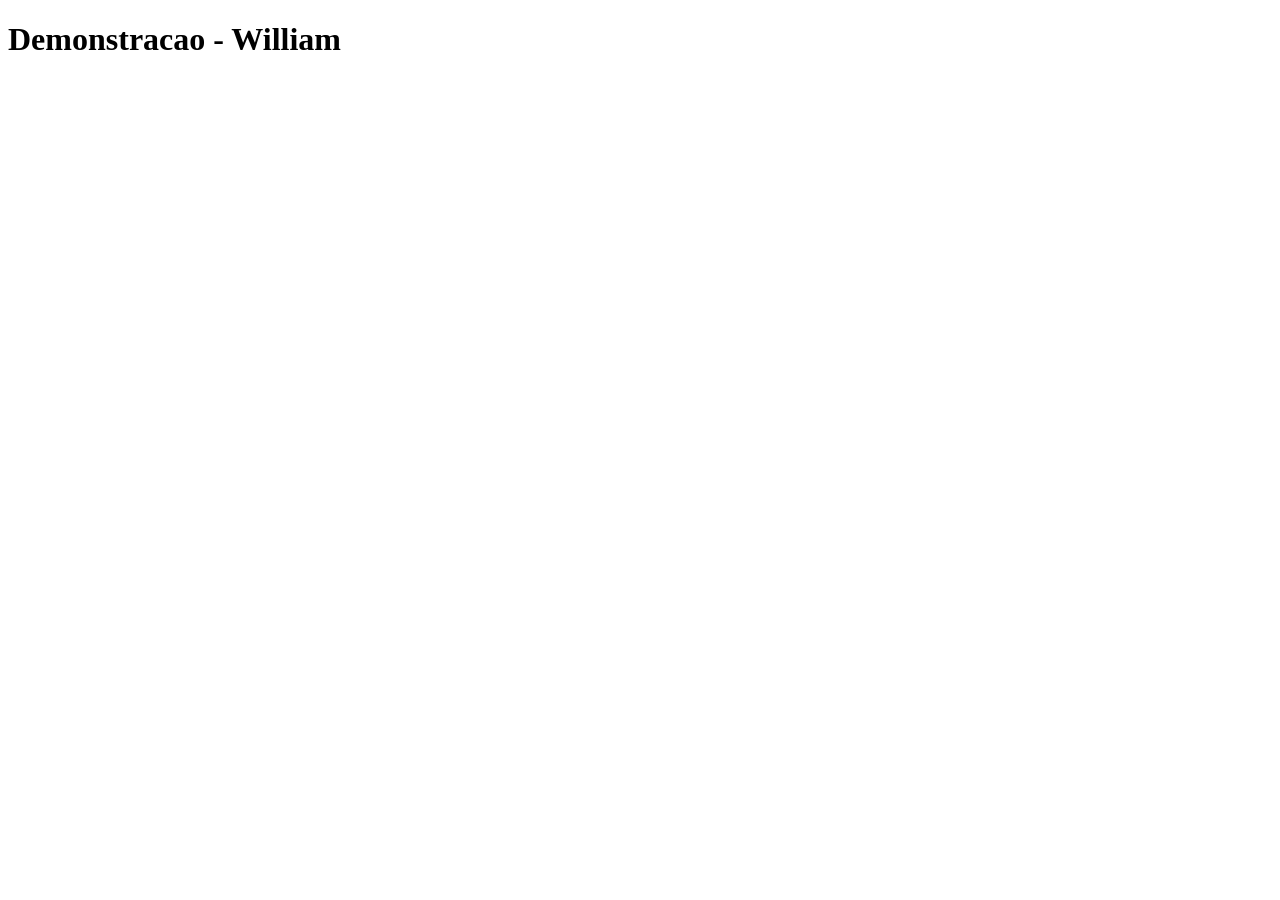
<file: index.html>
<!doctype html>
<html lang="en">
  <head>
    <meta charset="UTF-8" />
    <meta name="viewport" content="width=device-width, initial-scale=1.0" />
    <title>Demonstracao</title>
  </head>
  <body>
    <h1>Demonstracao - William</h1>
  </body>
</html>
</file>
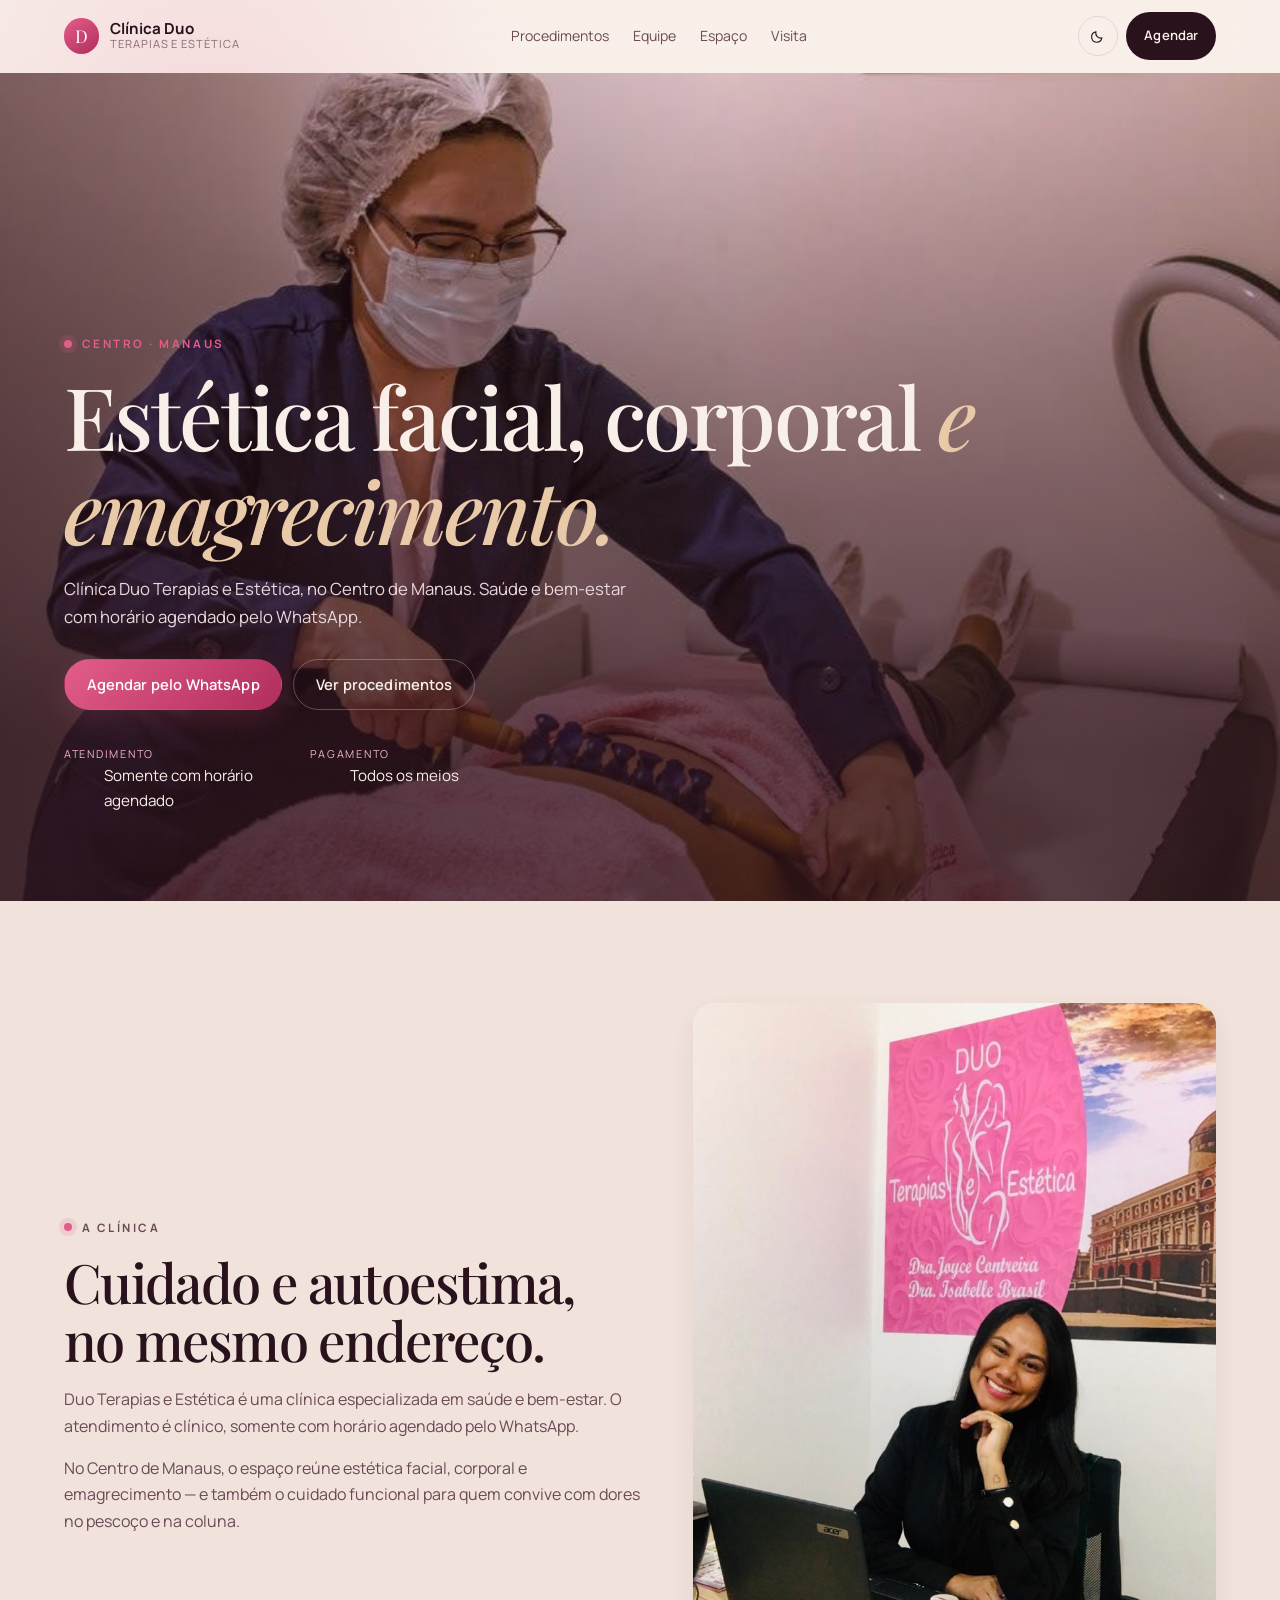
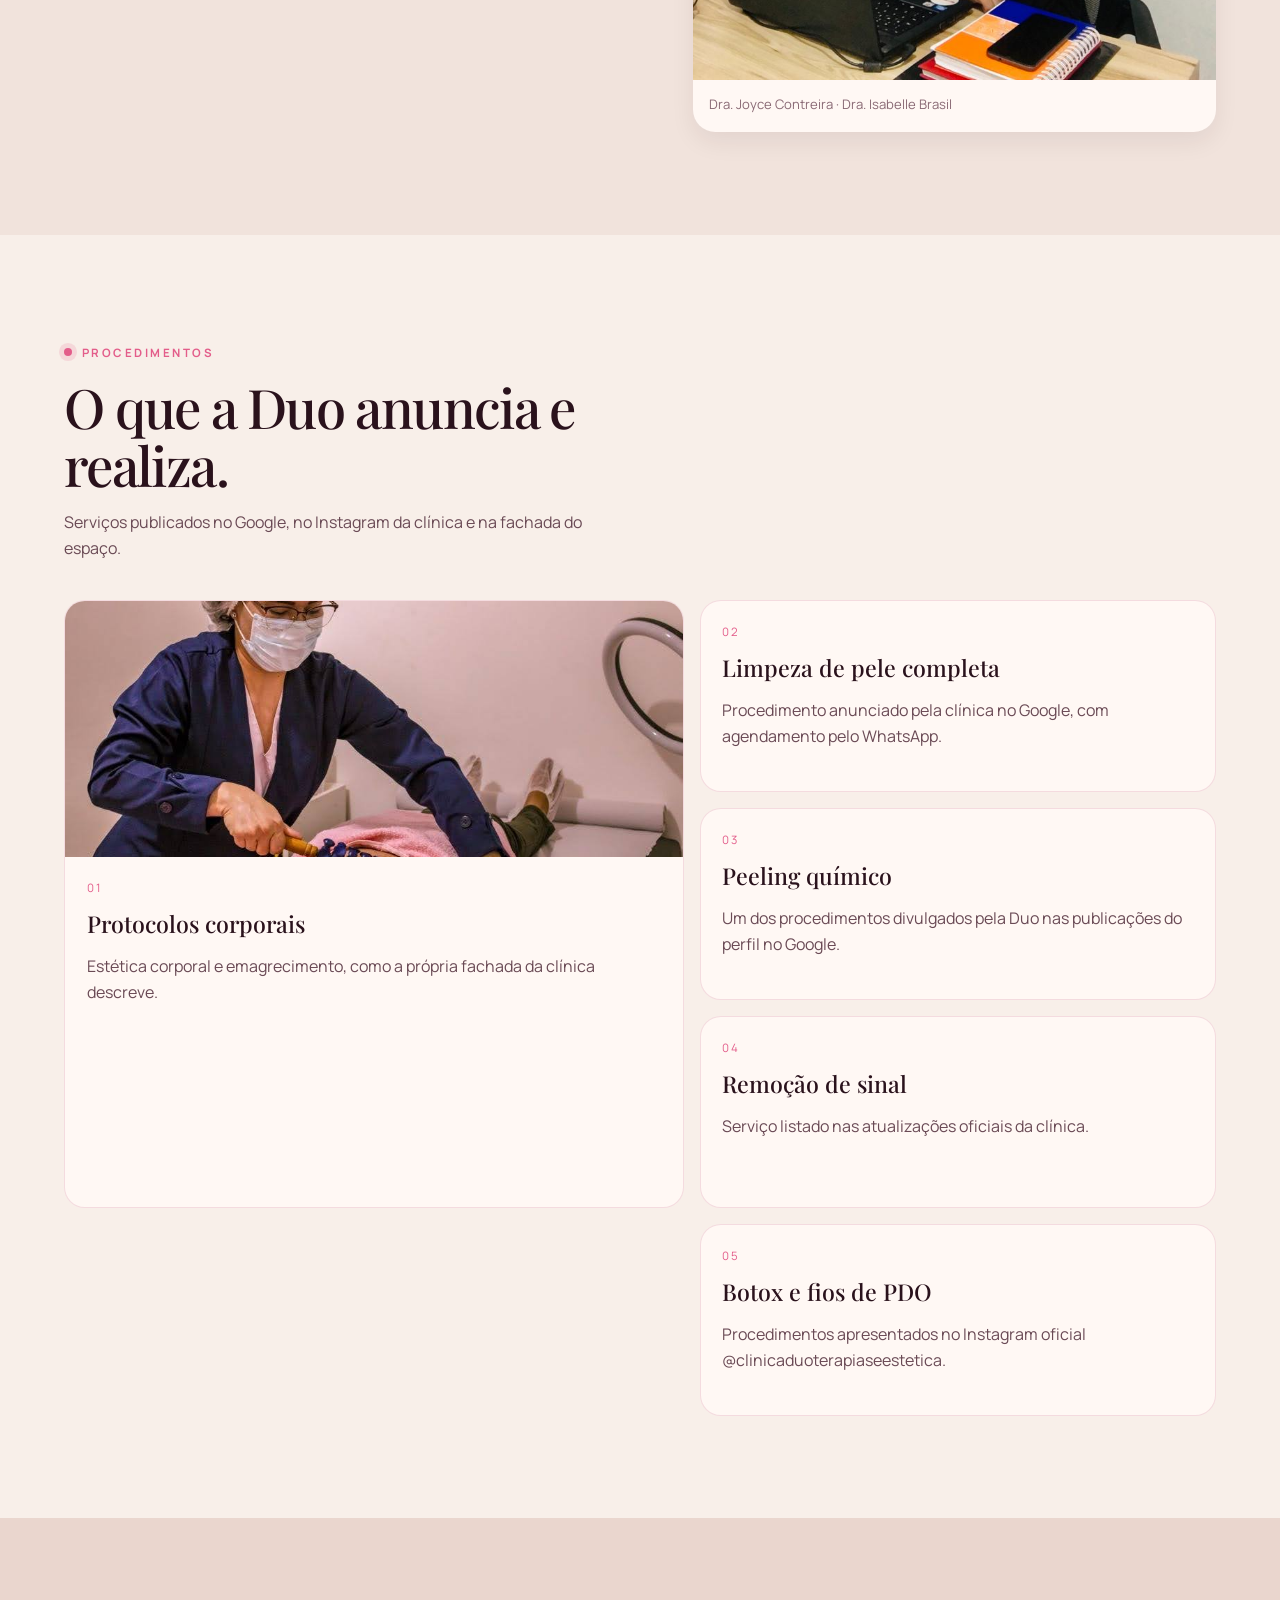
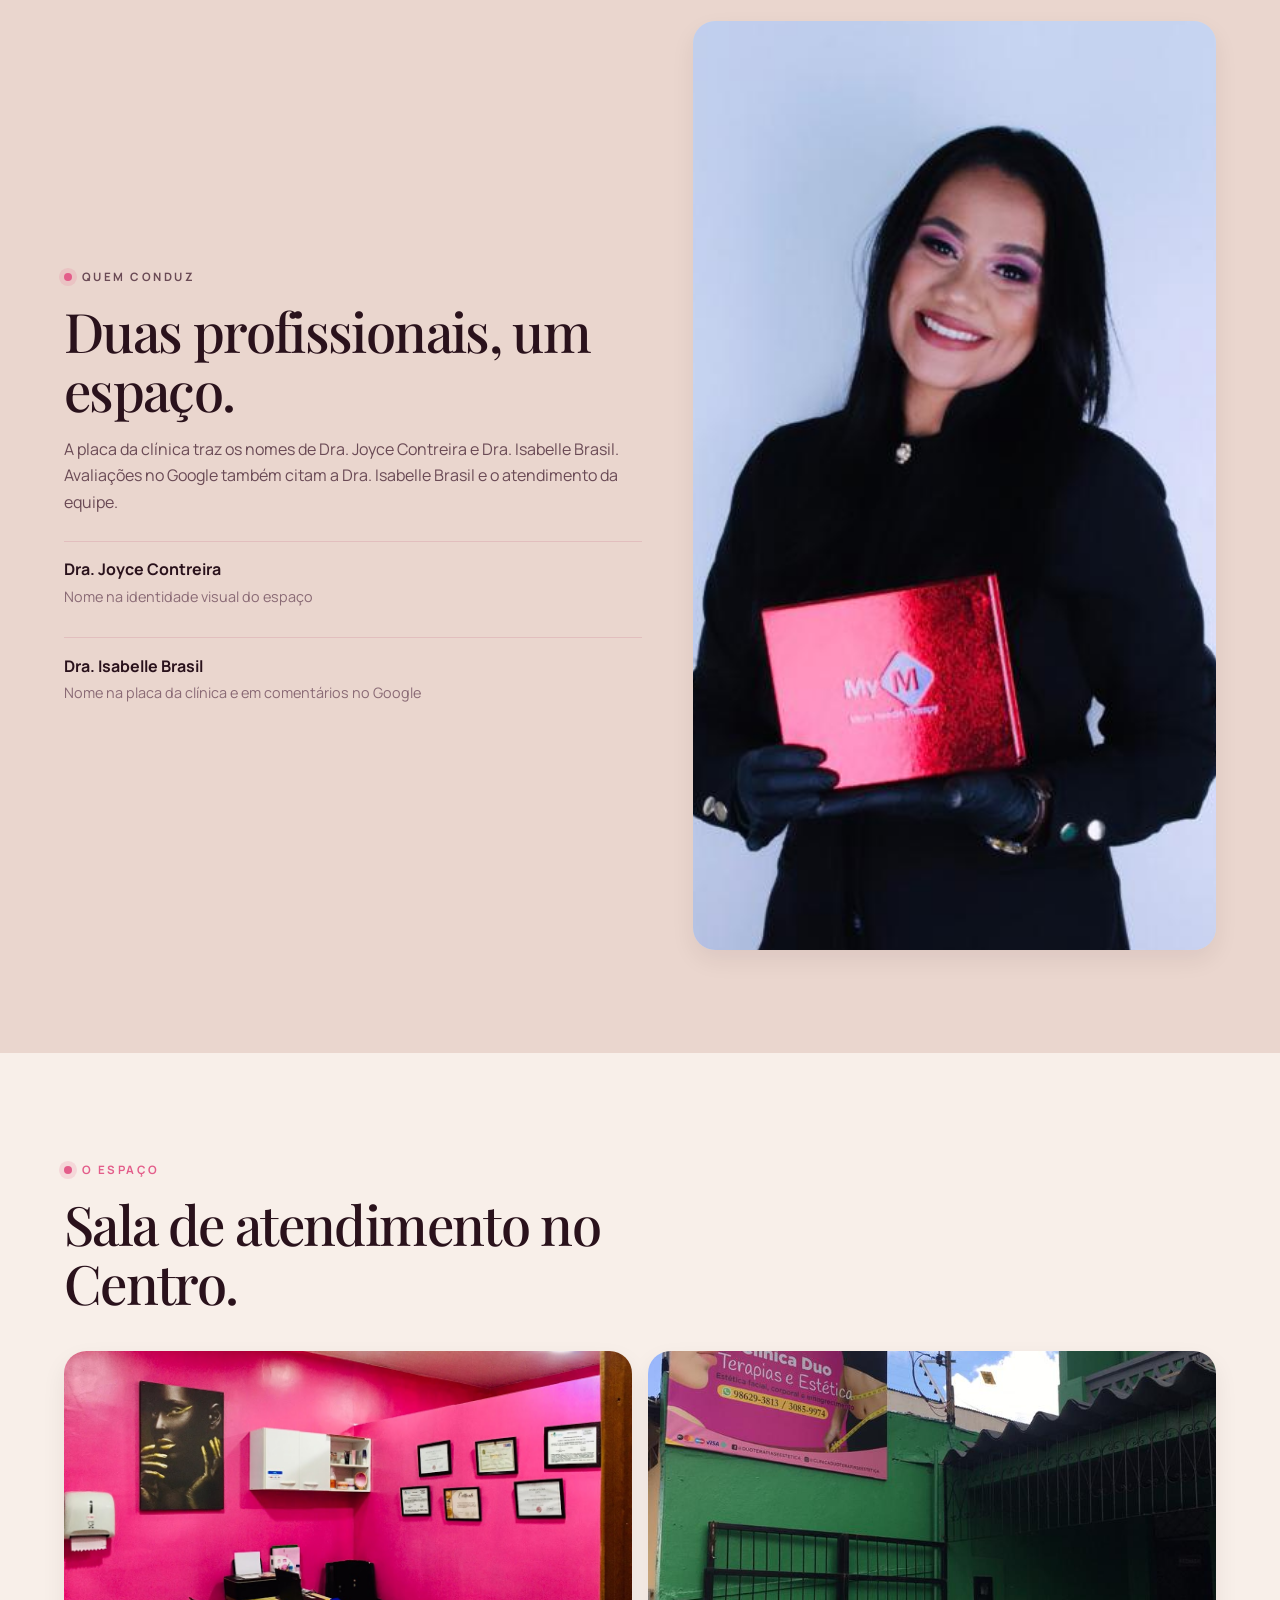
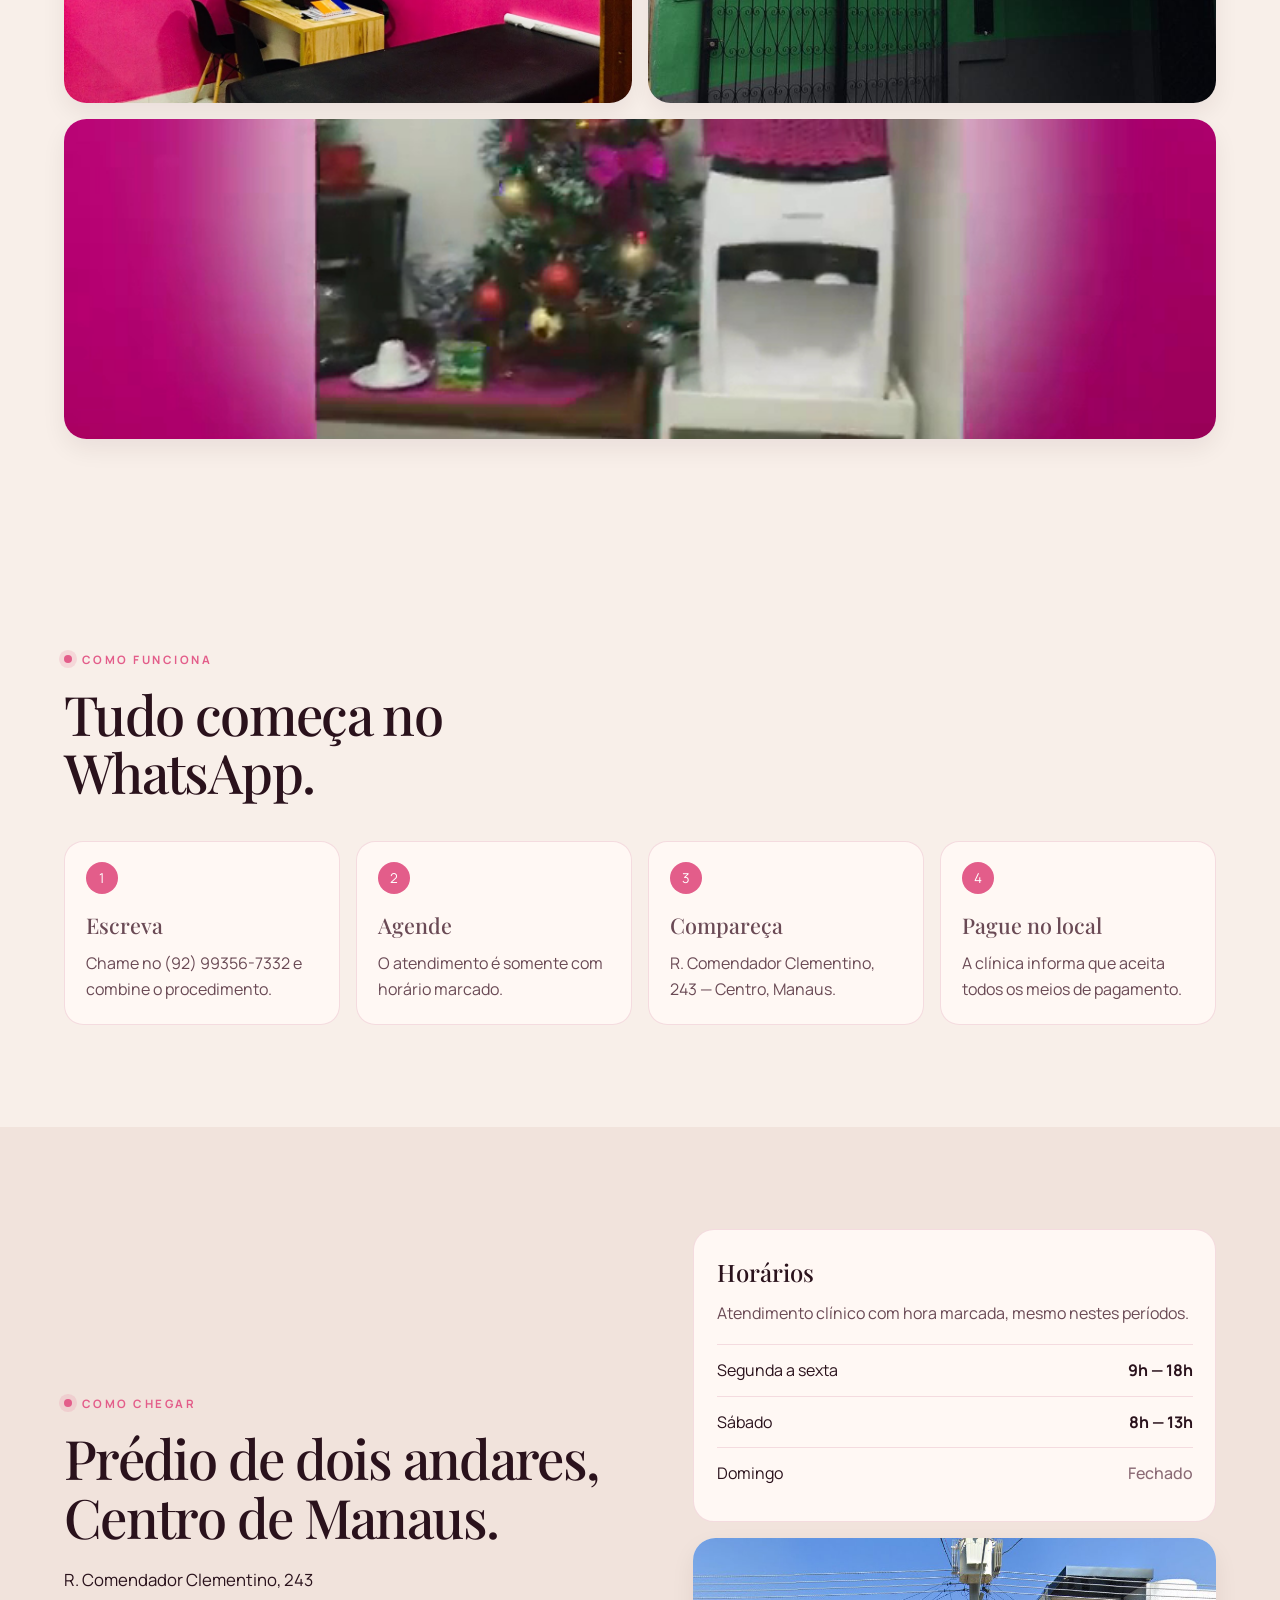
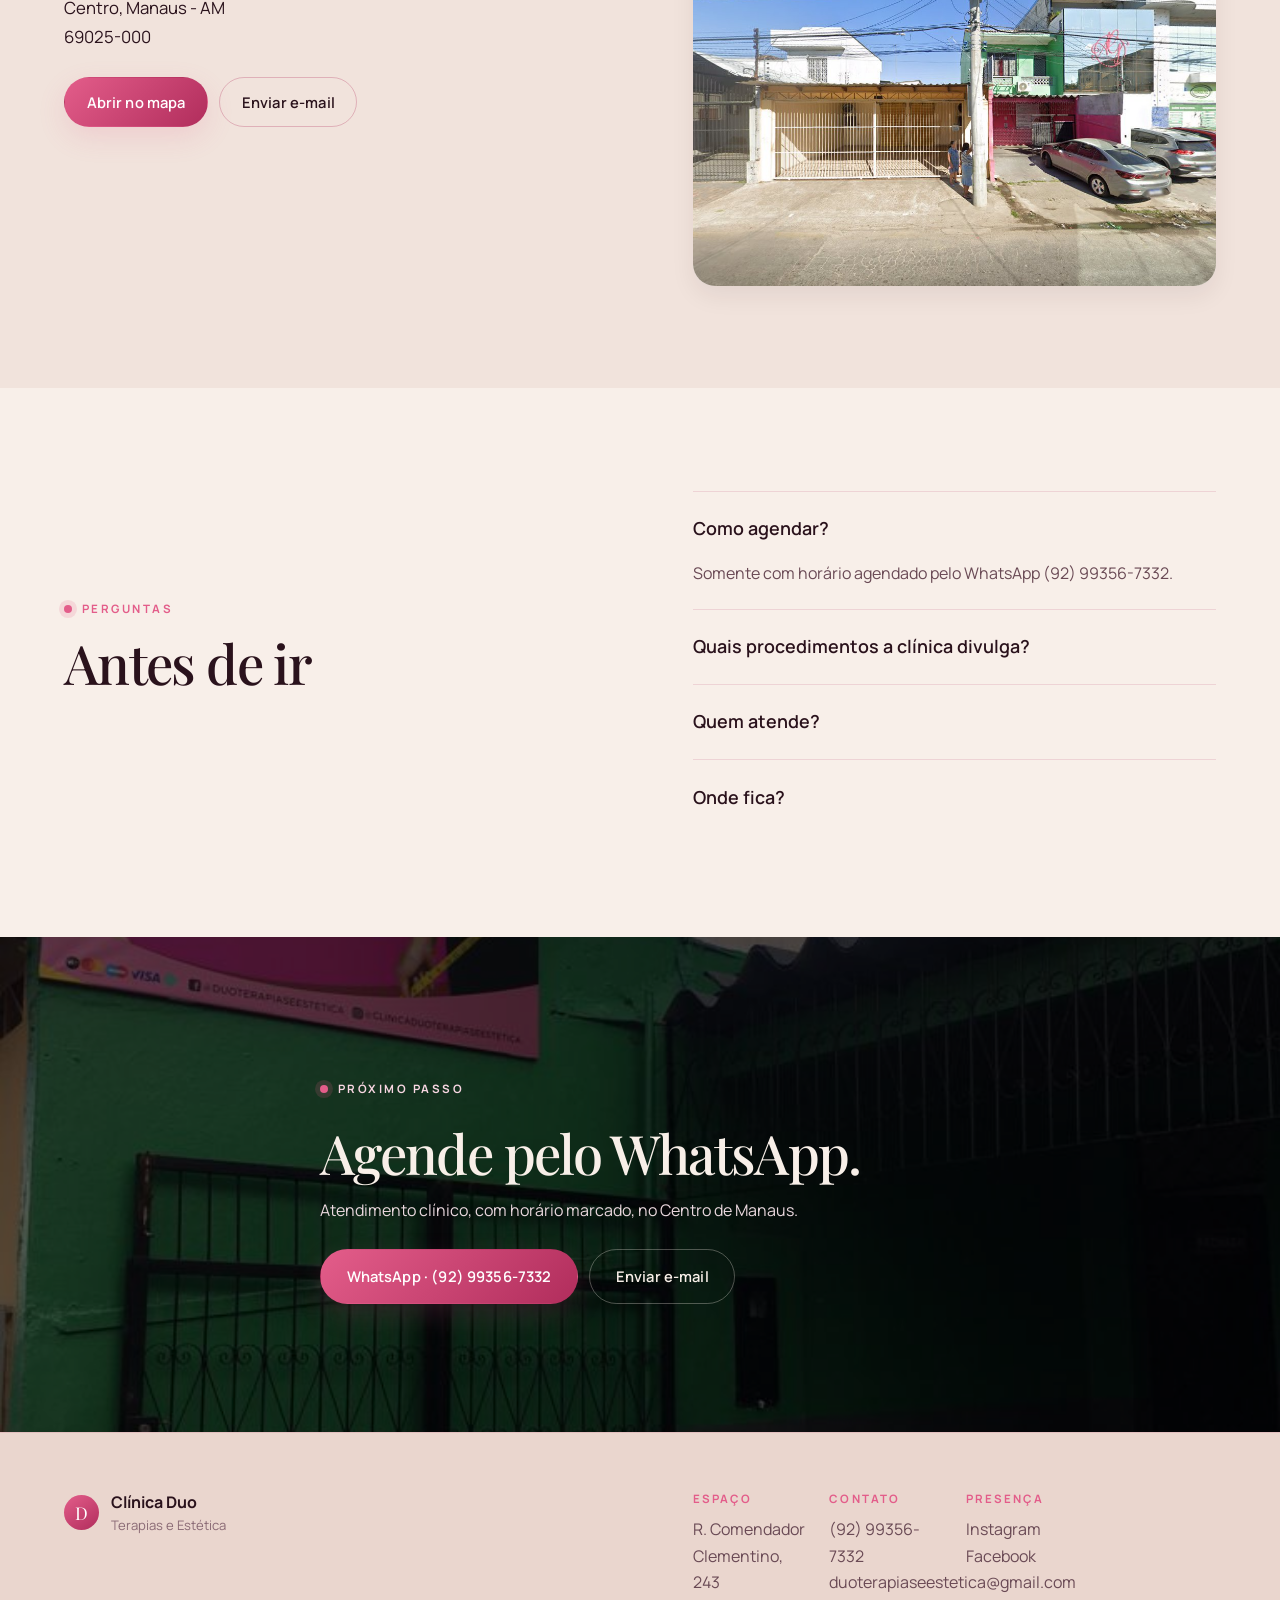
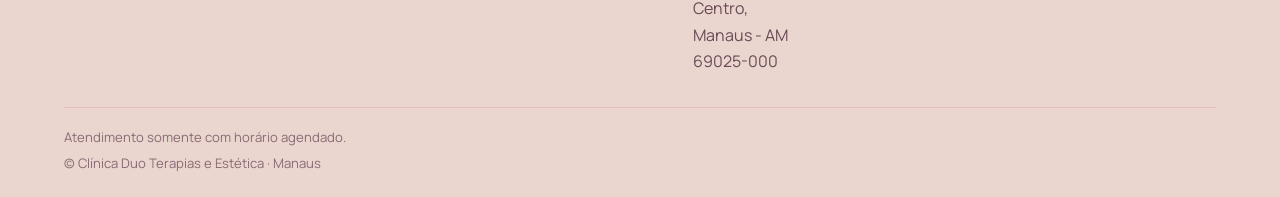
<file: clinica-duo-terapias-e-estetica/index.html>
<!DOCTYPE html>
<html lang="pt-BR" data-theme="dark">
  <head>
    <meta charset="UTF-8" />
    <meta name="viewport" content="width=device-width, initial-scale=1.0" />
    <meta
      name="description"
      content="Clínica Duo Terapias e Estética no Centro de Manaus. Estética facial, corporal e emagrecimento. Atendimento com horário agendado pelo WhatsApp."
    />
    <title>Clínica Duo · Terapias e Estética em Manaus</title>
    <link rel="preconnect" href="https://fonts.googleapis.com" />
    <link rel="preconnect" href="https://fonts.gstatic.com" crossorigin />
    <link
      href="https://fonts.googleapis.com/css2?family=Playfair+Display:ital,wght@0,400;0,500;0,600;0,700;1,400;1,500&family=Manrope:wght@300;400;500;600;700&display=swap"
      rel="stylesheet"
    />
    <link rel="stylesheet" href="/clinica-duo-terapias-e-estetica/index.css" />
    <script src="/clinica-duo-terapias-e-estetica/index.js" defer></script>
  </head>
  <body>
    <a class="skip-link" href="#conteudo">Pular para o conteúdo</a>
    <div class="page-glow" aria-hidden="true"></div>

    <header class="site-header" data-header>
      <div class="header-inner">
        <a class="brand" href="#topo" aria-label="Clínica Duo — início">
          <span class="brand-mark" aria-hidden="true">D</span>
          <span class="brand-text">
            <strong>Clínica Duo</strong>
            <small>Terapias e Estética</small>
          </span>
        </a>

        <nav class="nav-desktop" aria-label="Seções da página">
          <a href="#procedimentos">Procedimentos</a>
          <a href="#equipe">Equipe</a>
          <a href="#espaco">Espaço</a>
          <a href="#visita">Visita</a>
        </nav>

        <div class="header-actions">
          <button class="theme-toggle" type="button" data-theme-toggle aria-label="Alternar tema">
            <span class="theme-icon theme-icon-sun" aria-hidden="true">
              <svg viewBox="0 0 24 24" fill="none">
                <circle cx="12" cy="12" r="4" />
                <path d="M12 3v1.6M12 19.4V21M4.9 4.9l1.1 1.1M18 18l1.1 1.1M3 12h1.6M19.4 12H21M4.9 19.1l1.1-1.1M18 6l1.1-1.1" />
              </svg>
            </span>
            <span class="theme-icon theme-icon-moon" aria-hidden="true">
              <svg viewBox="0 0 24 24" fill="none">
                <path d="M18.4 14.2A7.2 7.2 0 0 1 9.8 5.6 7.4 7.4 0 1 0 18.4 14.2Z" />
              </svg>
            </span>
          </button>
          <a
            class="btn btn-header"
            href="https://wa.me/5592993567332?text=Olá,%20gostaria%20de%20agendar%20um%20horário%20na%20Clínica%20Duo%20Terapias%20e%20Estética."
            target="_blank"
            rel="noopener noreferrer"
          >
            Agendar
          </a>
          <button class="menu-toggle" type="button" data-menu-toggle aria-expanded="false" aria-controls="menu-mobile">
            <span class="sr-only">Abrir menu</span>
            <span></span>
            <span></span>
          </button>
        </div>
      </div>

      <div class="menu-mobile" id="menu-mobile" data-menu hidden>
        <nav aria-label="Menu móvel">
          <a href="#procedimentos">Procedimentos</a>
          <a href="#equipe">Equipe</a>
          <a href="#espaco">Espaço</a>
          <a href="#visita">Visita</a>
          <a
            href="https://wa.me/5592993567332?text=Olá,%20gostaria%20de%20agendar%20um%20horário%20na%20Clínica%20Duo%20Terapias%20e%20Estética."
            target="_blank"
            rel="noopener noreferrer"
          >
            WhatsApp
          </a>
        </nav>
      </div>
    </header>

    <main id="conteudo">
      <section class="hero" id="topo">
        <div class="hero-media">
          <img
            src="/clinica-duo-terapias-e-estetica/imagens/procedimento-01.jpg"
            alt="Profissional da Clínica Duo aplicando protocolo corporal em maca, com toalhas rosa."
          />
          <div class="hero-shade"></div>
        </div>

        <div class="hero-copy reveal">
          <p class="eyebrow"><span class="eyebrow-dot"></span> Centro · Manaus</p>
          <h1>Estética facial, corporal <em>e emagrecimento.</em></h1>
          <p class="hero-lead">
            Clínica Duo Terapias e Estética, no Centro de Manaus. Saúde e bem-estar com horário agendado pelo WhatsApp.
          </p>
          <div class="hero-cta">
            <a
              class="btn btn-primary"
              href="https://wa.me/5592993567332?text=Olá,%20gostaria%20de%20agendar%20um%20horário%20na%20Clínica%20Duo%20Terapias%20e%20Estética."
              target="_blank"
              rel="noopener noreferrer"
            >
              Agendar pelo WhatsApp
            </a>
            <a class="btn btn-ghost" href="#procedimentos">Ver procedimentos</a>
          </div>
          <dl class="hero-meta">
            <div>
              <dt>Atendimento</dt>
              <dd>Somente com horário agendado</dd>
            </div>
            <div>
              <dt>Pagamento</dt>
              <dd>Todos os meios</dd>
            </div>
          </dl>
        </div>
      </section>

      <section class="intro" id="sobre">
        <div class="section-wrap intro-wrap">
          <div class="intro-copy reveal">
            <p class="eyebrow"><span class="eyebrow-dot"></span> A clínica</p>
            <h2>Cuidado e autoestima, no mesmo endereço.</h2>
            <p>
              Duo Terapias e Estética é uma clínica especializada em saúde e bem-estar. O atendimento é clínico, somente com horário agendado pelo WhatsApp.
            </p>
            <p>
              No Centro de Manaus, o espaço reúne estética facial, corporal e emagrecimento — e também o cuidado funcional para quem convive com dores no pescoço e na coluna.
            </p>
          </div>
          <figure class="intro-shot reveal">
            <img
              src="/clinica-duo-terapias-e-estetica/imagens/espaco-01.jpg"
              alt="Profissional da Clínica Duo à mesa, com a placa rosa DUO Terapias e Estética ao fundo."
            />
            <figcaption>Dra. Joyce Contreira · Dra. Isabelle Brasil</figcaption>
          </figure>
        </div>
      </section>

      <section class="procedures" id="procedimentos">
        <div class="section-wrap">
          <div class="proc-head reveal">
            <p class="eyebrow"><span class="eyebrow-dot"></span> Procedimentos</p>
            <h2>O que a Duo anuncia e realiza.</h2>
            <p>Serviços publicados no Google, no Instagram da clínica e na fachada do espaço.</p>
          </div>

          <div class="proc-bento">
            <article class="proc-card proc-large reveal">
              <img
                src="/clinica-duo-terapias-e-estetica/imagens/procedimento-01.jpg"
                alt="Protocolo corporal sendo aplicado na maca da clínica."
              />
              <div class="proc-body">
                <span>01</span>
                <h3>Protocolos corporais</h3>
                <p>Estética corporal e emagrecimento, como a própria fachada da clínica descreve.</p>
              </div>
            </article>

            <article class="proc-card reveal">
              <div class="proc-body">
                <span>02</span>
                <h3>Limpeza de pele completa</h3>
                <p>Procedimento anunciado pela clínica no Google, com agendamento pelo WhatsApp.</p>
              </div>
            </article>

            <article class="proc-card reveal">
              <div class="proc-body">
                <span>03</span>
                <h3>Peeling químico</h3>
                <p>Um dos procedimentos divulgados pela Duo nas publicações do perfil no Google.</p>
              </div>
            </article>

            <article class="proc-card reveal">
              <div class="proc-body">
                <span>04</span>
                <h3>Remoção de sinal</h3>
                <p>Serviço listado nas atualizações oficiais da clínica.</p>
              </div>
            </article>

            <article class="proc-card proc-wide reveal">
              <div class="proc-body">
                <span>05</span>
                <h3>Botox e fios de PDO</h3>
                <p>Procedimentos apresentados no Instagram oficial @clinicaduoterapiaseestetica.</p>
              </div>
            </article>
          </div>
        </div>
      </section>

      <section class="team" id="equipe">
        <div class="section-wrap team-wrap">
          <div class="team-copy reveal">
            <p class="eyebrow"><span class="eyebrow-dot"></span> Quem conduz</p>
            <h2>Duas profissionais, um espaço.</h2>
            <p>
              A placa da clínica traz os nomes de Dra. Joyce Contreira e Dra. Isabelle Brasil. Avaliações no Google também citam a Dra. Isabelle Brasil e o atendimento da equipe.
            </p>
            <ul class="team-list">
              <li>
                <strong>Dra. Joyce Contreira</strong>
                <span>Nome na identidade visual do espaço</span>
              </li>
              <li>
                <strong>Dra. Isabelle Brasil</strong>
                <span>Nome na placa da clínica e em comentários no Google</span>
              </li>
            </ul>
          </div>
          <figure class="team-shot reveal">
            <img
              src="/clinica-duo-terapias-e-estetica/imagens/profissional.jpg"
              alt="Profissional da Clínica Duo em jaleco preto, com kit de microagulhamento."
            />
          </figure>
        </div>
      </section>

      <section class="space" id="espaco">
        <div class="section-wrap">
          <div class="space-head reveal">
            <p class="eyebrow"><span class="eyebrow-dot"></span> O espaço</p>
            <h2>Sala de atendimento no Centro.</h2>
          </div>
          <div class="space-grid">
            <figure class="reveal">
              <img
                src="/clinica-duo-terapias-e-estetica/imagens/procedimento-02.jpg"
                alt="Sala rosa da clínica, com maca, mesa de atendimento e certificados na parede."
              />
              <figcaption>Sala de procedimentos</figcaption>
            </figure>
            <figure class="reveal">
              <img
                src="/clinica-duo-terapias-e-estetica/imagens/espaco-02.jpg"
                alt="Fachada verde da Clínica Duo Terapias e Estética, com banner de estética facial, corporal e emagrecimento."
              />
              <figcaption>Fachada · Rua Comendador Clementino</figcaption>
            </figure>
            <figure class="reveal space-wide">
              <img
                src="/clinica-duo-terapias-e-estetica/imagens/fachada.jpg"
                alt="Recepção da clínica, com bebedouro e área de espera."
              />
              <figcaption>Recepção</figcaption>
            </figure>
          </div>
        </div>
      </section>

      <section class="flow" id="como">
        <div class="section-wrap">
          <div class="flow-head reveal">
            <p class="eyebrow"><span class="eyebrow-dot"></span> Como funciona</p>
            <h2>Tudo começa no WhatsApp.</h2>
          </div>
          <ol class="flow-path">
            <li class="reveal">
              <span>1</span>
              <h3>Escreva</h3>
              <p>Chame no (92) 99356-7332 e combine o procedimento.</p>
            </li>
            <li class="reveal">
              <span>2</span>
              <h3>Agende</h3>
              <p>O atendimento é somente com horário marcado.</p>
            </li>
            <li class="reveal">
              <span>3</span>
              <h3>Compareça</h3>
              <p>R. Comendador Clementino, 243 — Centro, Manaus.</p>
            </li>
            <li class="reveal">
              <span>4</span>
              <h3>Pague no local</h3>
              <p>A clínica informa que aceita todos os meios de pagamento.</p>
            </li>
          </ol>
        </div>
      </section>

      <section class="visit" id="visita">
        <div class="section-wrap visit-wrap">
          <div class="visit-copy reveal">
            <p class="eyebrow"><span class="eyebrow-dot"></span> Como chegar</p>
            <h2>Prédio de dois andares, Centro de Manaus.</h2>
            <address>
              R. Comendador Clementino, 243<br />
              Centro, Manaus - AM<br />
              69025-000
            </address>
            <div class="visit-actions">
              <a
                class="btn btn-primary"
                href="https://www.google.com/maps/search/?api=1&query=Clínica+Duo+Terapias+e+Estética,+R.+Comendador+Clementino,+243,+Manaus"
                target="_blank"
                rel="noopener noreferrer"
              >
                Abrir no mapa
              </a>
              <a class="btn btn-ghost" href="mailto:duoterapiaseestetica@gmail.com">Enviar e-mail</a>
            </div>
          </div>

          <div class="visit-board reveal">
            <div class="hours-card">
              <h3>Horários</h3>
              <p>Atendimento clínico com hora marcada, mesmo nestes períodos.</p>
              <ul>
                <li><span>Segunda a sexta</span><strong>9h — 18h</strong></li>
                <li><span>Sábado</span><strong>8h — 13h</strong></li>
                <li class="closed"><span>Domingo</span><strong>Fechado</strong></li>
              </ul>
            </div>
            <figure class="map-shot">
              <img
                src="/clinica-duo-terapias-e-estetica/imagens/rua.jpg"
                alt="Rua Comendador Clementino, no Centro de Manaus, com a clínica ao fundo."
              />
            </figure>
          </div>
        </div>
      </section>

      <section class="faq" id="perguntas">
        <div class="section-wrap faq-wrap">
          <div class="faq-intro reveal">
            <p class="eyebrow"><span class="eyebrow-dot"></span> Perguntas</p>
            <h2>Antes de ir</h2>
          </div>
          <div class="faq-list">
            <details class="faq-item reveal" open>
              <summary>Como agendar?</summary>
              <p>Somente com horário agendado pelo WhatsApp (92) 99356-7332.</p>
            </details>
            <details class="faq-item reveal">
              <summary>Quais procedimentos a clínica divulga?</summary>
              <p>Limpeza de pele completa, peeling químico, remoção de sinal, protocolos corporais, estética facial e emagrecimento. No Instagram oficial também aparecem Botox e fios de PDO.</p>
            </details>
            <details class="faq-item reveal">
              <summary>Quem atende?</summary>
              <p>A identidade do espaço traz Dra. Joyce Contreira e Dra. Isabelle Brasil.</p>
            </details>
            <details class="faq-item reveal">
              <summary>Onde fica?</summary>
              <p>R. Comendador Clementino, 243 — Centro, Manaus - AM, CEP 69025-000.</p>
            </details>
          </div>
        </div>
      </section>

      <section class="final-cta" id="agendar">
        <img
          class="cta-bg"
          src="/clinica-duo-terapias-e-estetica/imagens/espaco-02.jpg"
          alt=""
          aria-hidden="true"
        />
        <div class="section-wrap cta-wrap reveal">
          <p class="eyebrow light"><span class="eyebrow-dot"></span> Próximo passo</p>
          <h2>Agende pelo WhatsApp.</h2>
          <p>Atendimento clínico, com horário marcado, no Centro de Manaus.</p>
          <div class="cta-row">
            <a
              class="btn btn-primary btn-lg"
              href="https://wa.me/5592993567332?text=Olá,%20gostaria%20de%20agendar%20um%20horário%20na%20Clínica%20Duo%20Terapias%20e%20Estética."
              target="_blank"
              rel="noopener noreferrer"
            >
              WhatsApp · (92) 99356-7332
            </a>
            <a class="btn btn-ghost btn-lg" href="mailto:duoterapiaseestetica@gmail.com">Enviar e-mail</a>
          </div>
        </div>
      </section>
    </main>

    <footer class="site-footer">
      <div class="section-wrap footer-wrap">
        <div class="footer-brand">
          <span class="brand-mark" aria-hidden="true">D</span>
          <div>
            <strong>Clínica Duo</strong>
            <span>Terapias e Estética</span>
          </div>
        </div>
        <div class="footer-cols">
          <div>
            <h3>Espaço</h3>
            <p>R. Comendador Clementino, 243<br />Centro, Manaus - AM<br />69025-000</p>
          </div>
          <div>
            <h3>Contato</h3>
            <p>
              <a href="https://wa.me/5592993567332" target="_blank" rel="noopener noreferrer">(92) 99356-7332</a><br />
              <a href="mailto:duoterapiaseestetica@gmail.com">duoterapiaseestetica@gmail.com</a>
            </p>
          </div>
          <div>
            <h3>Presença</h3>
            <p>
              <a href="https://www.instagram.com/clinicaduoterapiaseestetica/" target="_blank" rel="noopener noreferrer">Instagram</a><br />
              <a href="https://www.facebook.com/103635605252495" target="_blank" rel="noopener noreferrer">Facebook</a>
            </p>
          </div>
        </div>
      </div>
      <div class="footer-base">
        <p>Atendimento somente com horário agendado.</p>
        <p>© Clínica Duo Terapias e Estética · Manaus</p>
      </div>
    </footer>
  </body>
</html>
</file>
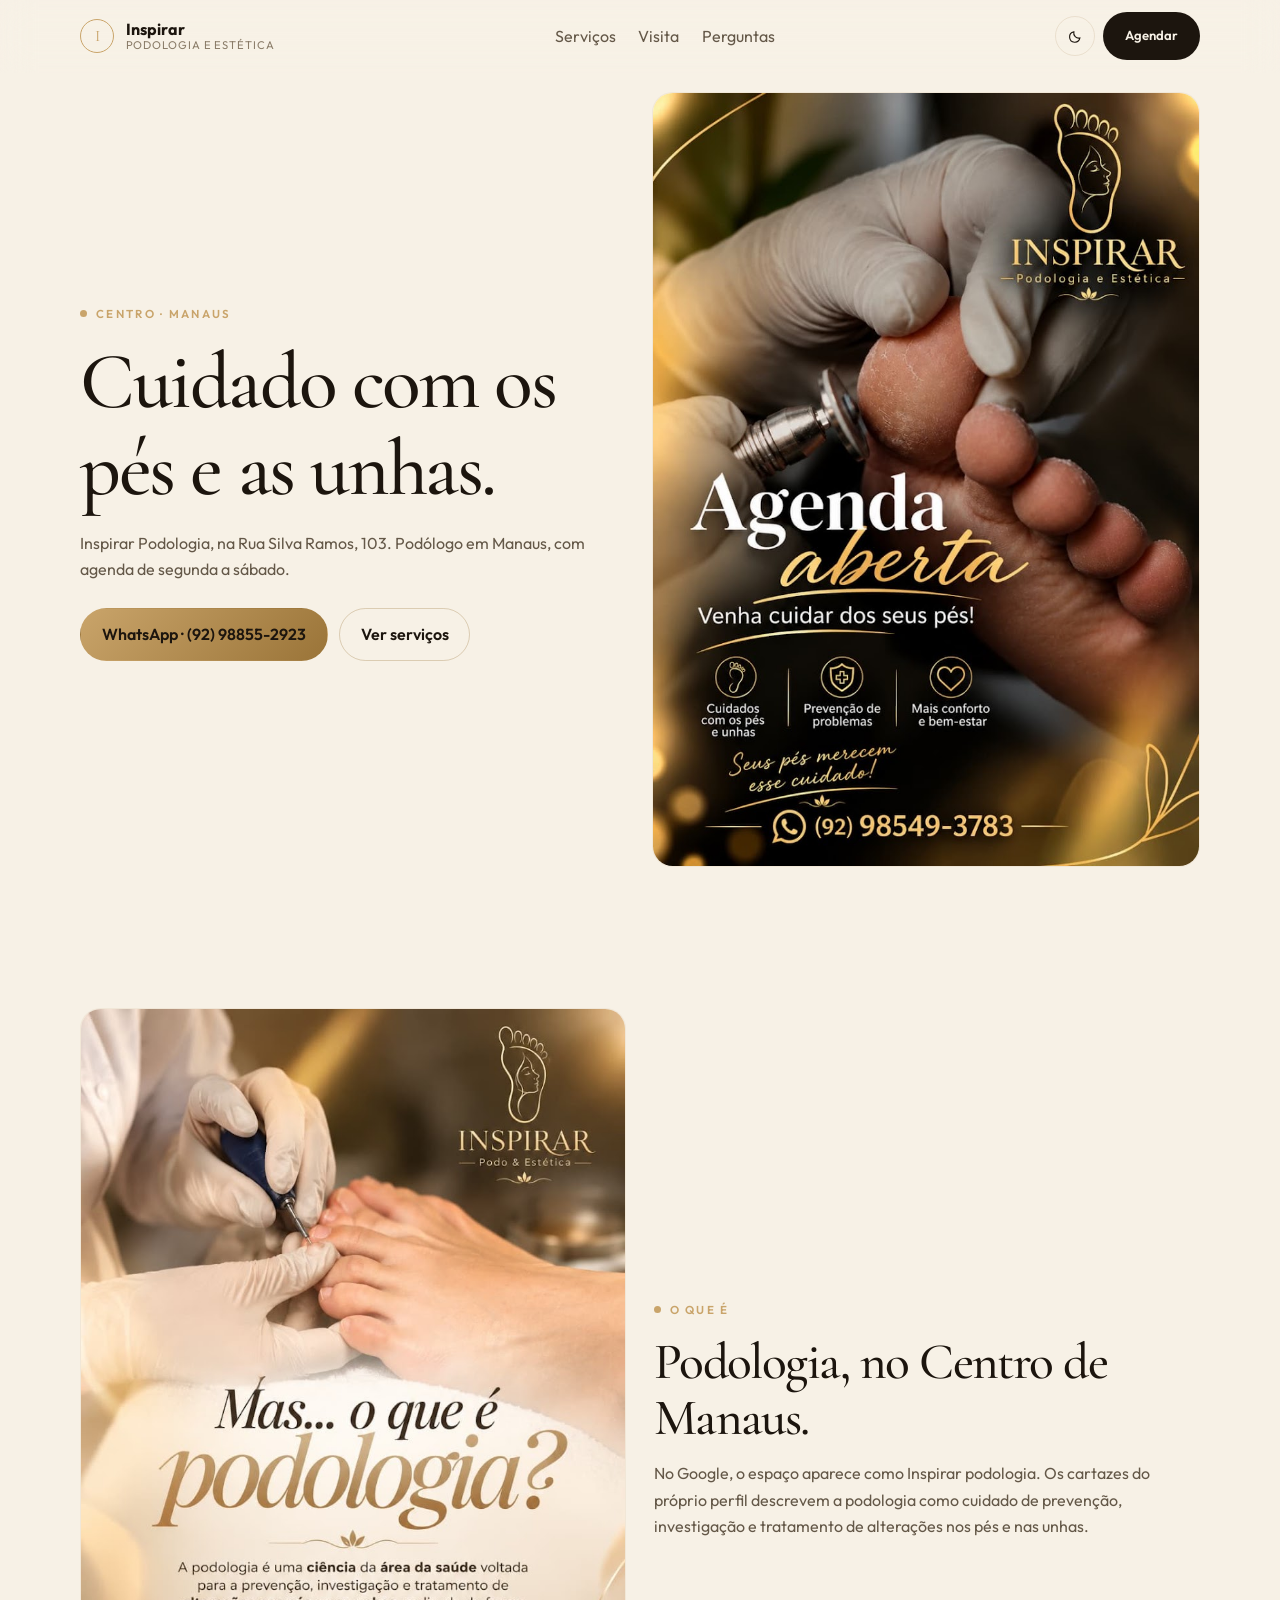
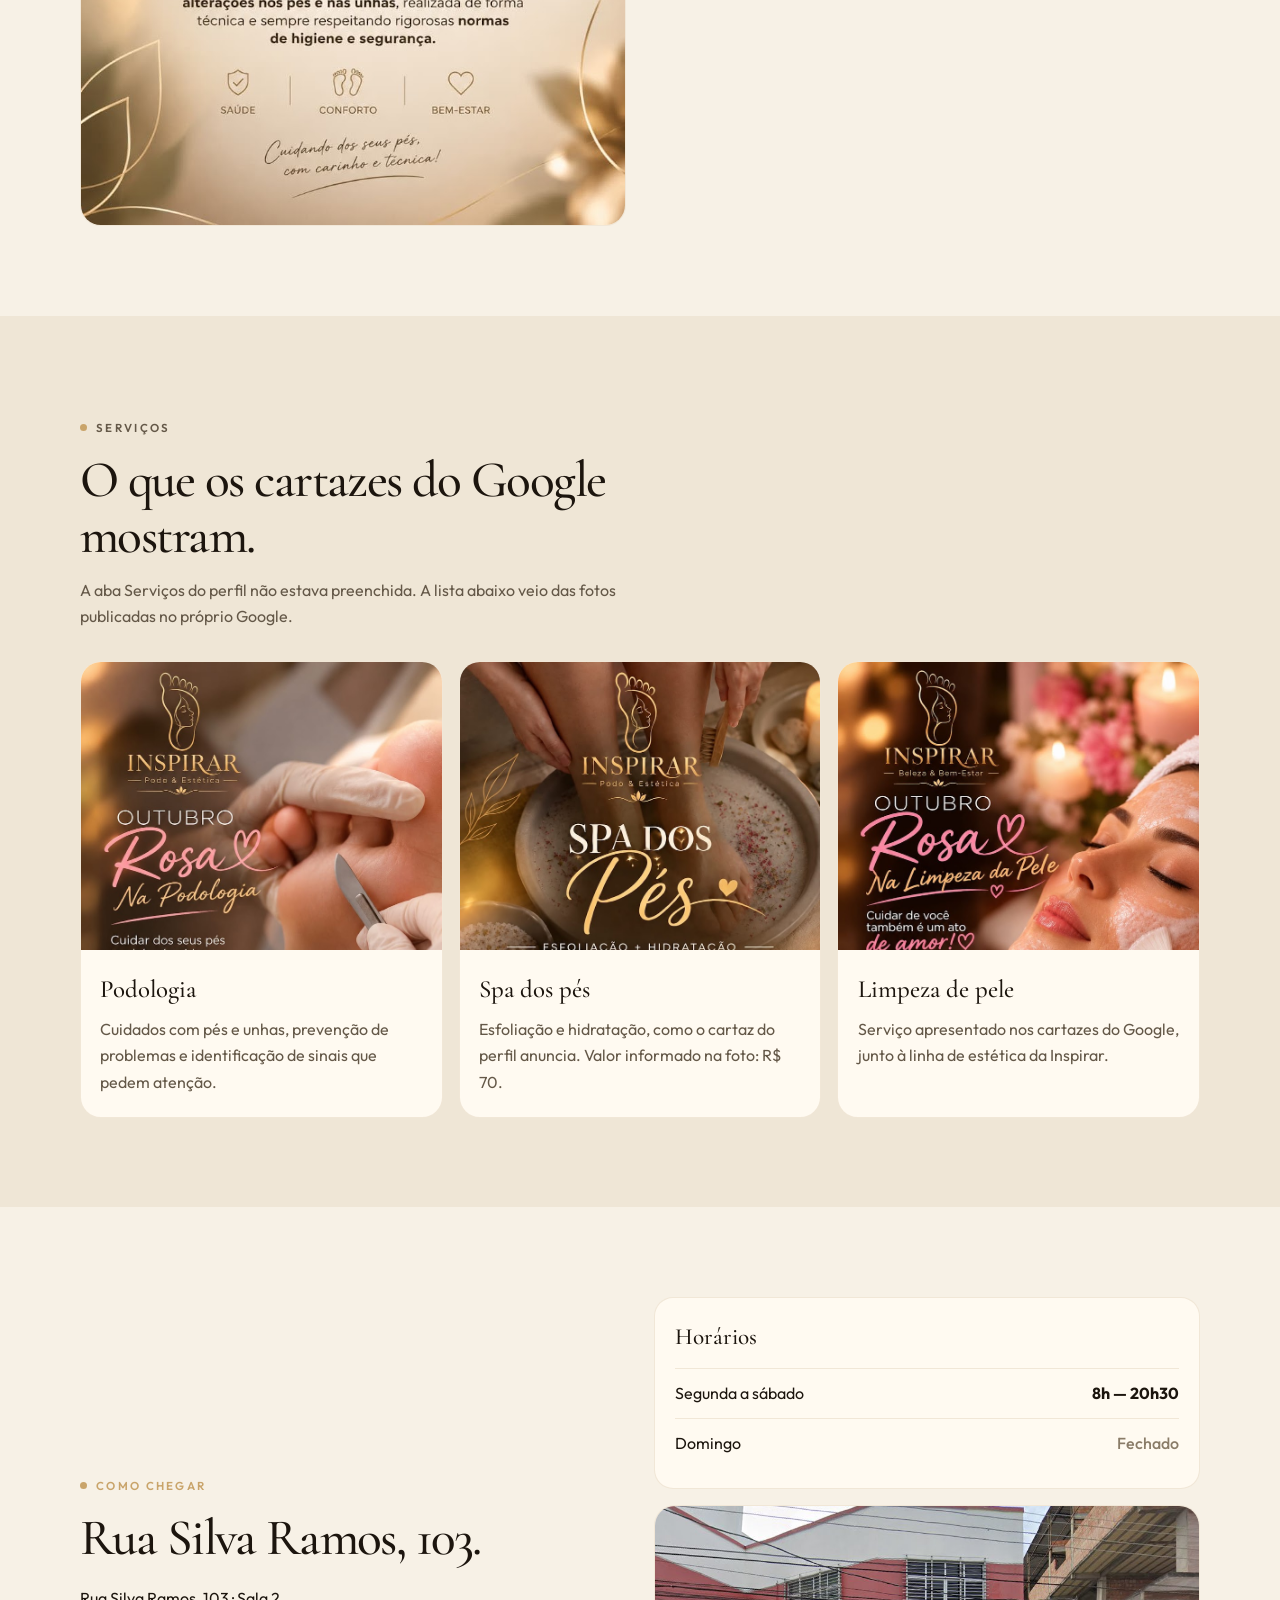
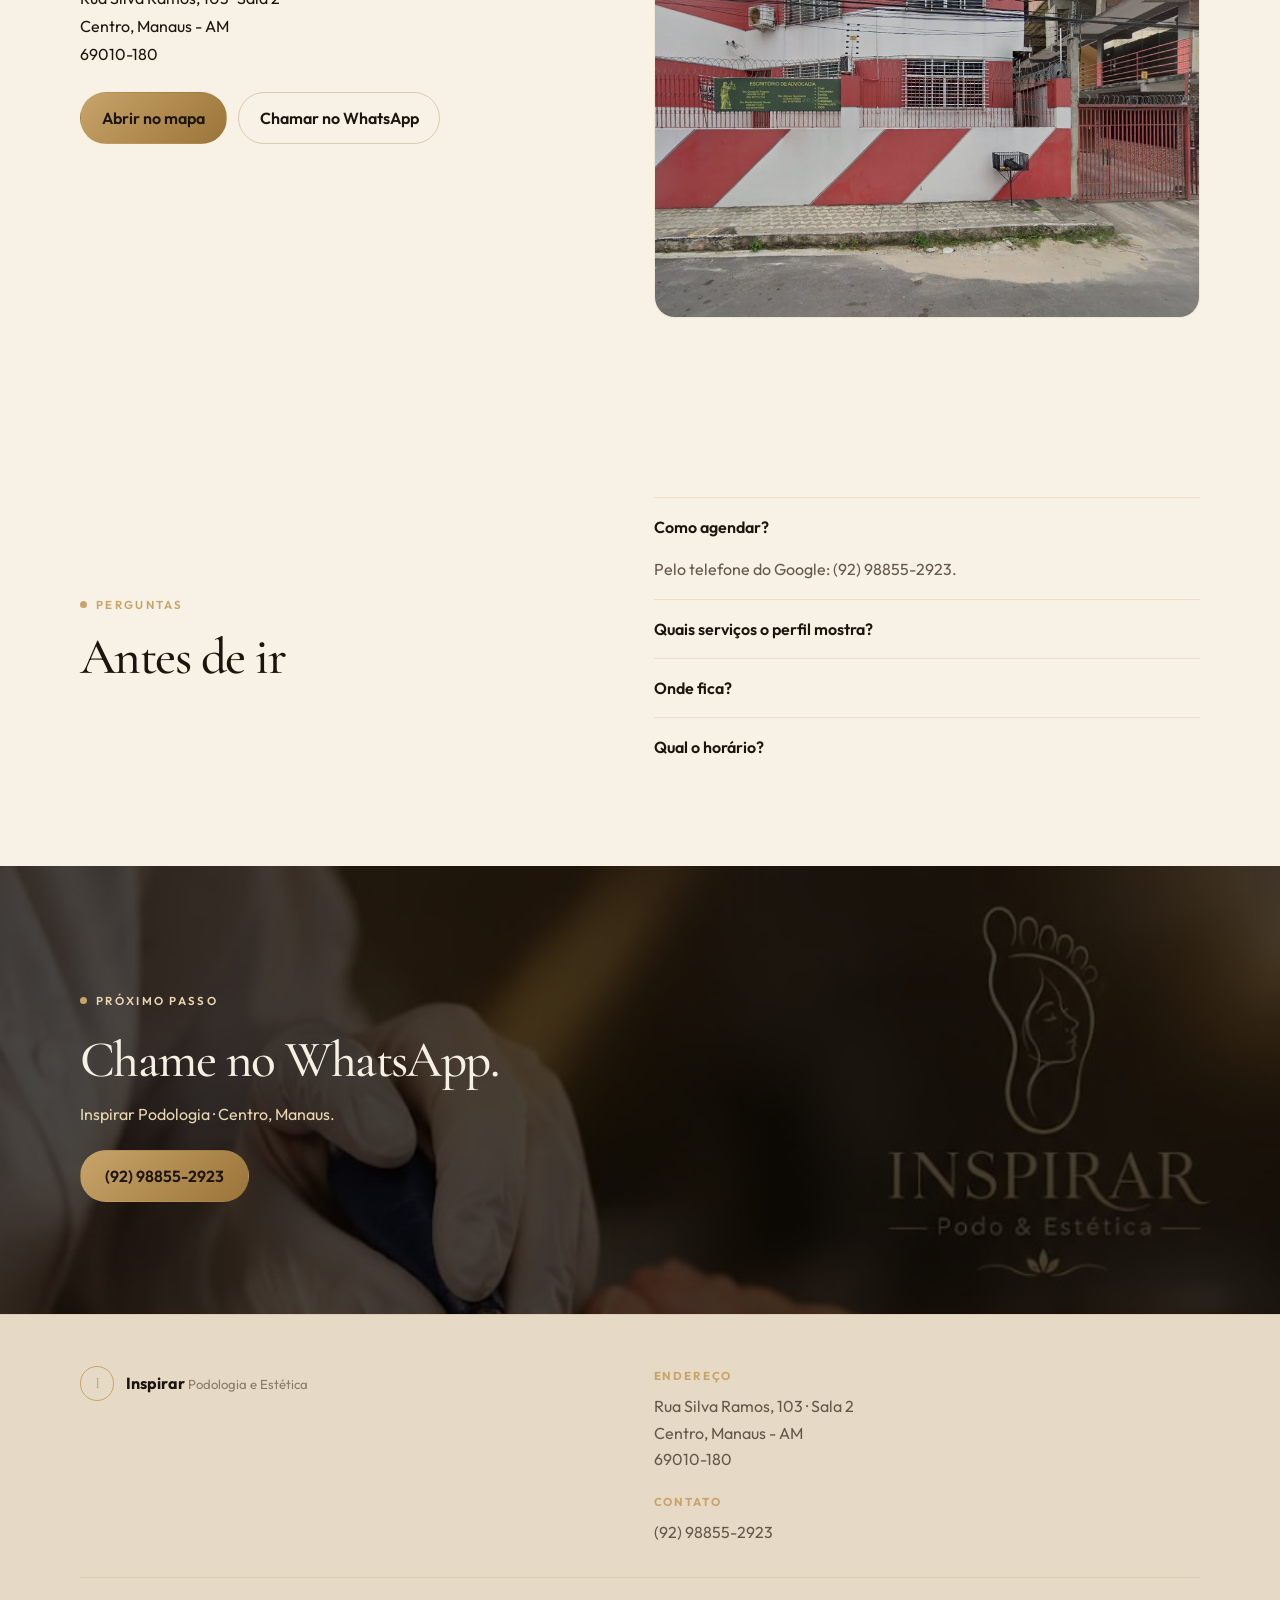
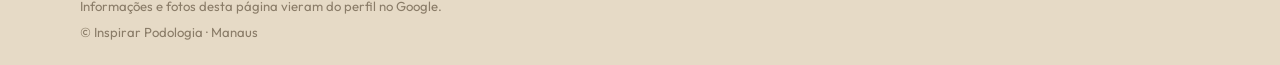
<file: inspirar-podologia/index.html>
<!DOCTYPE html>
<html lang="pt-BR" data-theme="dark">
  <head>
    <meta charset="UTF-8" />
    <meta name="viewport" content="width=device-width, initial-scale=1.0" />
    <meta
      name="description"
      content="Inspirar Podologia no Centro de Manaus. Cuidados com pés e unhas, spa dos pés e estética. Rua Silva Ramos, 103. WhatsApp (92) 98855-2923."
    />
    <title>Inspirar Podologia · Centro, Manaus</title>
    <link rel="preconnect" href="https://fonts.googleapis.com" />
    <link rel="preconnect" href="https://fonts.gstatic.com" crossorigin />
    <link
      href="https://fonts.googleapis.com/css2?family=Cormorant+Garamond:ital,wght@0,500;0,600;1,500&family=Outfit:wght@300;400;500;600;700&display=swap"
      rel="stylesheet"
    />
    <link rel="stylesheet" href="/inspirar-podologia/index.css" />
    <script src="/inspirar-podologia/index.js" defer></script>
  </head>
  <body>
    <a class="skip-link" href="#conteudo">Pular para o conteúdo</a>

    <header class="site-header" data-header>
      <div class="header-inner">
        <a class="brand" href="#topo">
          <span class="brand-mark" aria-hidden="true">I</span>
          <span class="brand-text">
            <strong>Inspirar</strong>
            <small>Podologia e Estética</small>
          </span>
        </a>
        <nav class="nav-desktop" aria-label="Seções da página">
          <a href="#servicos">Serviços</a>
          <a href="#visita">Visita</a>
          <a href="#perguntas">Perguntas</a>
        </nav>
        <div class="header-actions">
          <button class="theme-toggle" type="button" data-theme-toggle aria-label="Alternar tema">
            <span class="theme-icon theme-icon-sun" aria-hidden="true">
              <svg viewBox="0 0 24 24" fill="none"><circle cx="12" cy="12" r="4" /><path d="M12 3v1.6M12 19.4V21M4.9 4.9l1.1 1.1M18 18l1.1 1.1M3 12h1.6M19.4 12H21M4.9 19.1l1.1-1.1M18 6l1.1-1.1" /></svg>
            </span>
            <span class="theme-icon theme-icon-moon" aria-hidden="true">
              <svg viewBox="0 0 24 24" fill="none"><path d="M18.4 14.2A7.2 7.2 0 0 1 9.8 5.6 7.4 7.4 0 1 0 18.4 14.2Z" /></svg>
            </span>
          </button>
          <a
            class="btn btn-header"
            href="https://wa.me/5592988552923?text=Olá,%20gostaria%20de%20agendar%20um%20horário%20na%20Inspirar%20Podologia."
            target="_blank"
            rel="noopener noreferrer"
          >
            Agendar
          </a>
          <button class="menu-toggle" type="button" data-menu-toggle aria-expanded="false" aria-controls="menu-mobile">
            <span class="sr-only">Abrir menu</span>
            <span></span>
            <span></span>
          </button>
        </div>
      </div>
      <div class="menu-mobile" id="menu-mobile" data-menu hidden>
        <nav aria-label="Menu móvel">
          <a href="#servicos">Serviços</a>
          <a href="#visita">Visita</a>
          <a href="#perguntas">Perguntas</a>
          <a href="https://wa.me/5592988552923" target="_blank" rel="noopener noreferrer">WhatsApp</a>
        </nav>
      </div>
    </header>

    <main id="conteudo">
      <section class="hero" id="topo">
        <div class="hero-copy reveal">
          <p class="eyebrow"><span class="eyebrow-dot"></span> Centro · Manaus</p>
          <h1>Cuidado com os pés e as unhas.</h1>
          <p class="hero-lead">
            Inspirar Podologia, na Rua Silva Ramos, 103. Podólogo em Manaus, com agenda de segunda a sábado.
          </p>
          <div class="hero-cta">
            <a
              class="btn btn-primary"
              href="https://wa.me/5592988552923?text=Olá,%20gostaria%20de%20agendar%20um%20horário%20na%20Inspirar%20Podologia."
              target="_blank"
              rel="noopener noreferrer"
            >
              WhatsApp · (92) 98855-2923
            </a>
            <a class="btn btn-ghost" href="#servicos">Ver serviços</a>
          </div>
        </div>
        <figure class="hero-shot reveal">
          <img
            src="/inspirar-podologia/imagens/agenda.jpg"
            alt="Cartaz da Inspirar: procedimento de podologia nos pés, com luvas, sem mostrar o rosto. Agenda aberta."
          />
        </figure>
      </section>

      <section class="about">
        <div class="section-wrap about-wrap">
          <figure class="reveal">
            <img
              src="/inspirar-podologia/imagens/campanha.jpg"
              alt="Cartaz da Inspirar explicando o que é podologia, com procedimento nos pés. Sem rosto."
            />
          </figure>
          <div class="reveal">
            <p class="eyebrow"><span class="eyebrow-dot"></span> O que é</p>
            <h2>Podologia, no Centro de Manaus.</h2>
            <p>
              No Google, o espaço aparece como Inspirar podologia. Os cartazes do próprio perfil descrevem a podologia como cuidado de prevenção, investigação e tratamento de alterações nos pés e nas unhas.
            </p>
          </div>
        </div>
      </section>

      <section class="services" id="servicos">
        <div class="section-wrap">
          <div class="section-head reveal">
            <p class="eyebrow"><span class="eyebrow-dot"></span> Serviços</p>
            <h2>O que os cartazes do Google mostram.</h2>
            <p>A aba Serviços do perfil não estava preenchida. A lista abaixo veio das fotos publicadas no próprio Google.</p>
          </div>
          <div class="service-grid">
            <article class="service-card reveal">
              <img src="/inspirar-podologia/imagens/procedimento-02.jpg" alt="Cartaz da Inspirar sobre cuidado dos pés na podologia." />
              <div>
                <h3>Podologia</h3>
                <p>Cuidados com pés e unhas, prevenção de problemas e identificação de sinais que pedem atenção.</p>
              </div>
            </article>
            <article class="service-card reveal">
              <img src="/inspirar-podologia/imagens/fachada.jpg" alt="Cartaz Spa dos Pés da Inspirar: esfoliação e hidratação." />
              <div>
                <h3>Spa dos pés</h3>
                <p>Esfoliação e hidratação, como o cartaz do perfil anuncia. Valor informado na foto: R$ 70.</p>
              </div>
            </article>
            <article class="service-card reveal">
              <img src="/inspirar-podologia/imagens/info.jpg" alt="Cartaz da Inspirar sobre limpeza de pele." />
              <div>
                <h3>Limpeza de pele</h3>
                <p>Serviço apresentado nos cartazes do Google, junto à linha de estética da Inspirar.</p>
              </div>
            </article>
          </div>
        </div>
      </section>

      <section class="visit" id="visita">
        <div class="section-wrap visit-wrap">
          <div class="visit-copy reveal">
            <p class="eyebrow"><span class="eyebrow-dot"></span> Como chegar</p>
            <h2>Rua Silva Ramos, 103.</h2>
            <address>
              Rua Silva Ramos, 103 · Sala 2<br />
              Centro, Manaus - AM<br />
              69010-180
            </address>
            <div class="visit-actions">
              <a
                class="btn btn-primary"
                href="https://www.google.com/maps/search/?api=1&query=Inspirar+podologia,+Rua+Silva+Ramos,+103,+Manaus"
                target="_blank"
                rel="noopener noreferrer"
              >
                Abrir no mapa
              </a>
              <a
                class="btn btn-ghost"
                href="https://wa.me/5592988552923?text=Olá,%20gostaria%20de%20agendar%20um%20horário%20na%20Inspirar%20Podologia."
                target="_blank"
                rel="noopener noreferrer"
              >
                Chamar no WhatsApp
              </a>
            </div>
          </div>
          <div class="visit-board reveal">
            <div class="hours-card">
              <h3>Horários</h3>
              <ul>
                <li><span>Segunda a sábado</span><strong>8h — 20h30</strong></li>
                <li class="closed"><span>Domingo</span><strong>Fechado</strong></li>
              </ul>
            </div>
            <figure class="map-shot">
              <img src="/inspirar-podologia/imagens/rua.jpg" alt="Street View da Rua Silva Ramos, Centro de Manaus." />
              <figcaption>Street View da rua · Google</figcaption>
            </figure>
          </div>
        </div>
      </section>

      <section class="faq" id="perguntas">
        <div class="section-wrap faq-wrap">
          <div class="faq-intro reveal">
            <p class="eyebrow"><span class="eyebrow-dot"></span> Perguntas</p>
            <h2>Antes de ir</h2>
          </div>
          <div class="faq-list">
            <details class="faq-item reveal" open>
              <summary>Como agendar?</summary>
              <p>Pelo telefone do Google: (92) 98855-2923.</p>
            </details>
            <details class="faq-item reveal">
              <summary>Quais serviços o perfil mostra?</summary>
              <p>Podologia, spa dos pés (esfoliação e hidratação) e limpeza de pele, pelos cartazes publicados no Google.</p>
            </details>
            <details class="faq-item reveal">
              <summary>Onde fica?</summary>
              <p>Rua Silva Ramos, 103, Sala 2 — Centro, Manaus - AM, CEP 69010-180.</p>
            </details>
            <details class="faq-item reveal">
              <summary>Qual o horário?</summary>
              <p>Segunda a sábado, das 8h às 20h30. Domingo fechado.</p>
            </details>
          </div>
        </div>
      </section>

      <section class="final-cta" id="agendar">
        <img class="cta-bg" src="/inspirar-podologia/imagens/campanha.jpg" alt="" aria-hidden="true" />
        <div class="section-wrap cta-wrap reveal">
          <p class="eyebrow light"><span class="eyebrow-dot"></span> Próximo passo</p>
          <h2>Chame no WhatsApp.</h2>
          <p>Inspirar Podologia · Centro, Manaus.</p>
          <a
            class="btn btn-primary btn-lg"
            href="https://wa.me/5592988552923?text=Olá,%20gostaria%20de%20agendar%20um%20horário%20na%20Inspirar%20Podologia."
            target="_blank"
            rel="noopener noreferrer"
          >
            (92) 98855-2923
          </a>
        </div>
      </section>
    </main>

    <footer class="site-footer">
      <div class="section-wrap footer-wrap">
        <div class="footer-brand">
          <span class="brand-mark" aria-hidden="true">I</span>
          <div>
            <strong>Inspirar</strong>
            <span>Podologia e Estética</span>
          </div>
        </div>
        <div class="footer-cols">
          <div>
            <h3>Endereço</h3>
            <p>Rua Silva Ramos, 103 · Sala 2<br />Centro, Manaus - AM<br />69010-180</p>
          </div>
          <div>
            <h3>Contato</h3>
            <p>
              <a href="https://wa.me/5592988552923" target="_blank" rel="noopener noreferrer">(92) 98855-2923</a>
            </p>
          </div>
        </div>
      </div>
      <div class="footer-base">
        <p>Informações e fotos desta página vieram do perfil no Google.</p>
        <p>© Inspirar Podologia · Manaus</p>
      </div>
    </footer>
  </body>
</html>
</file>
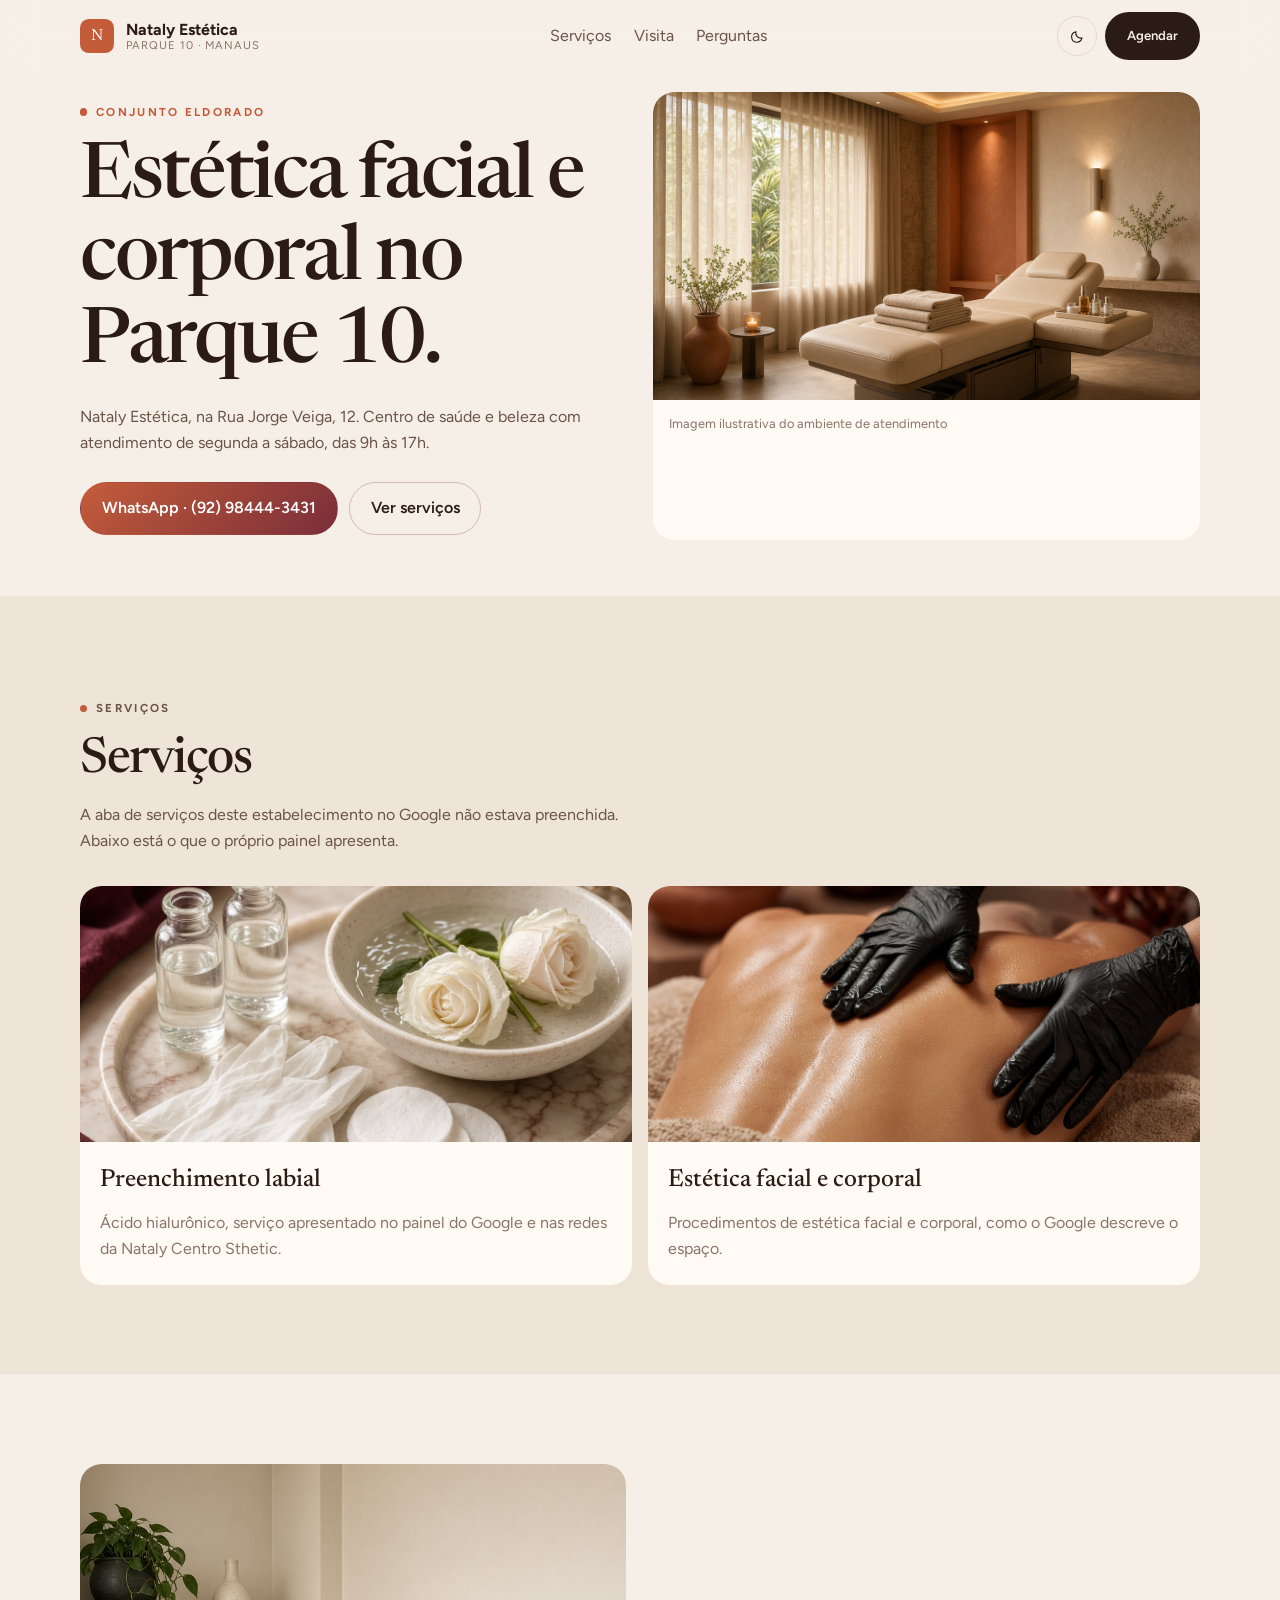
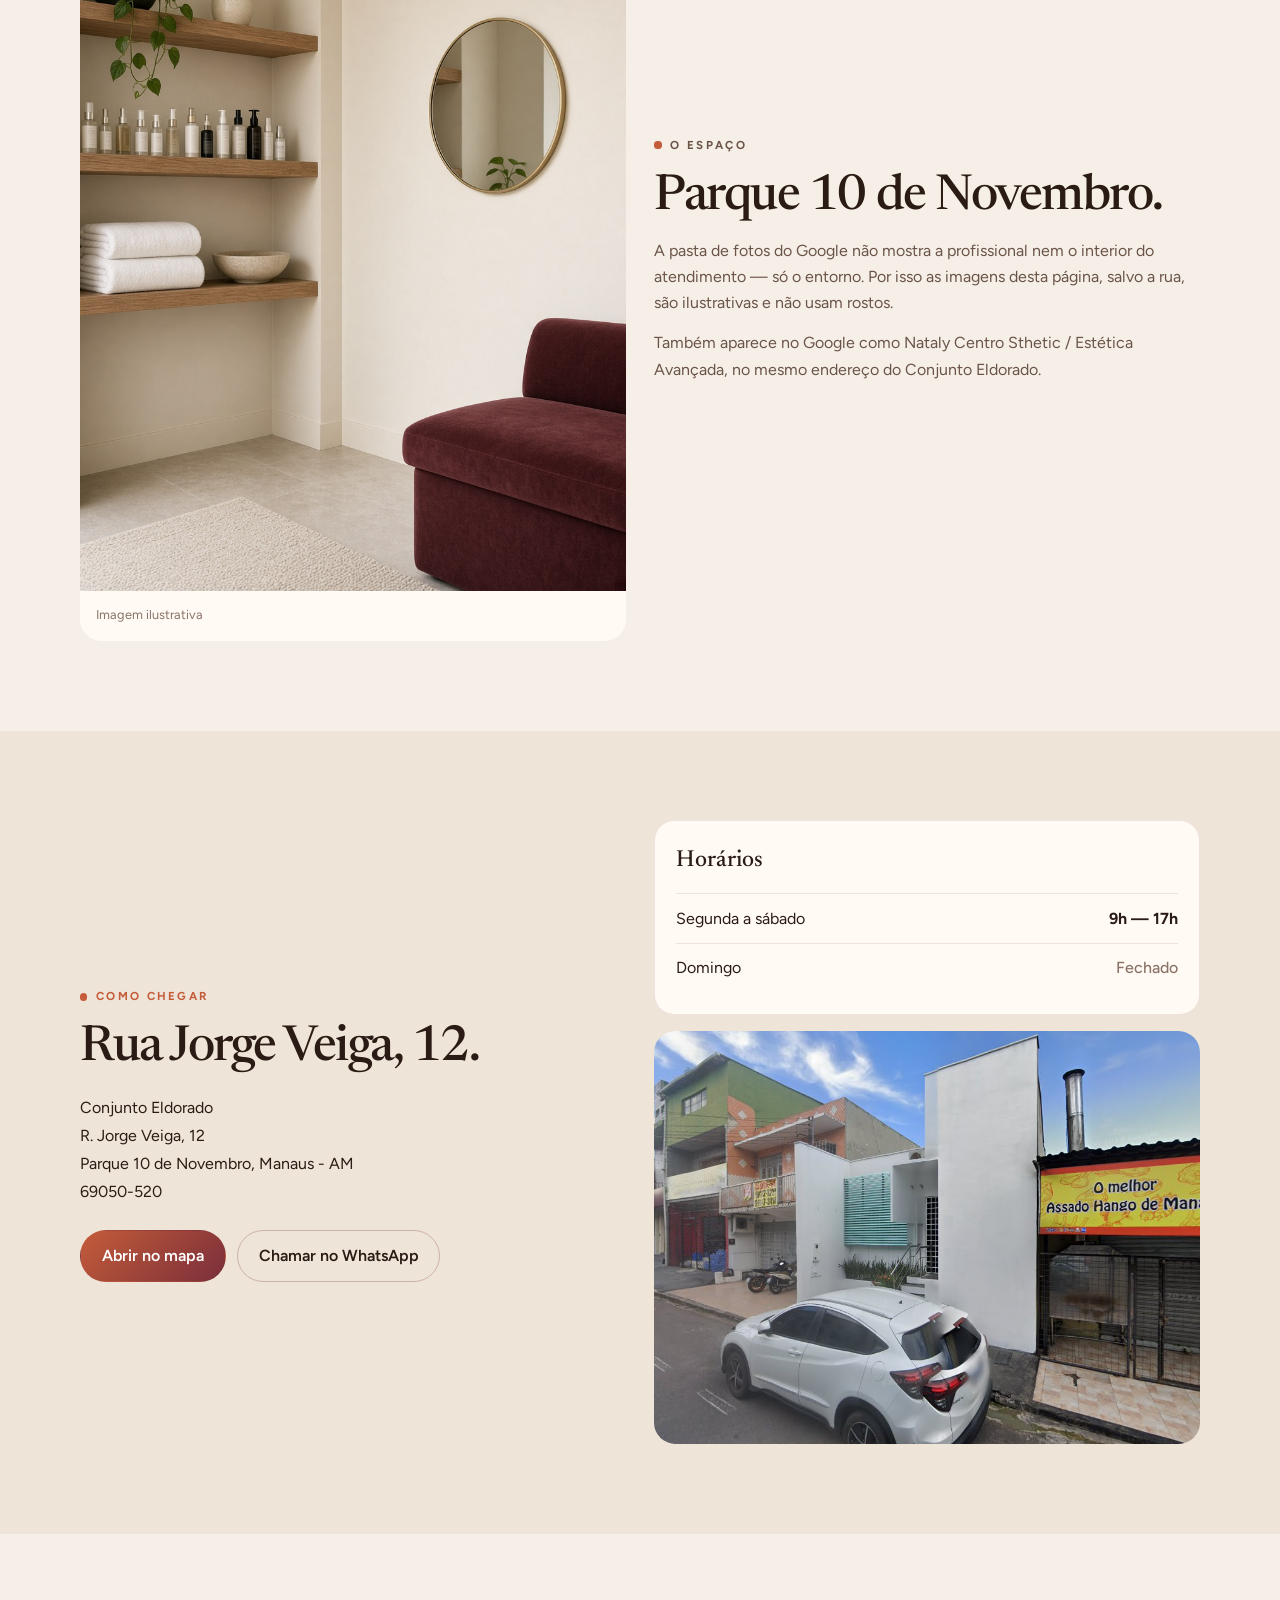
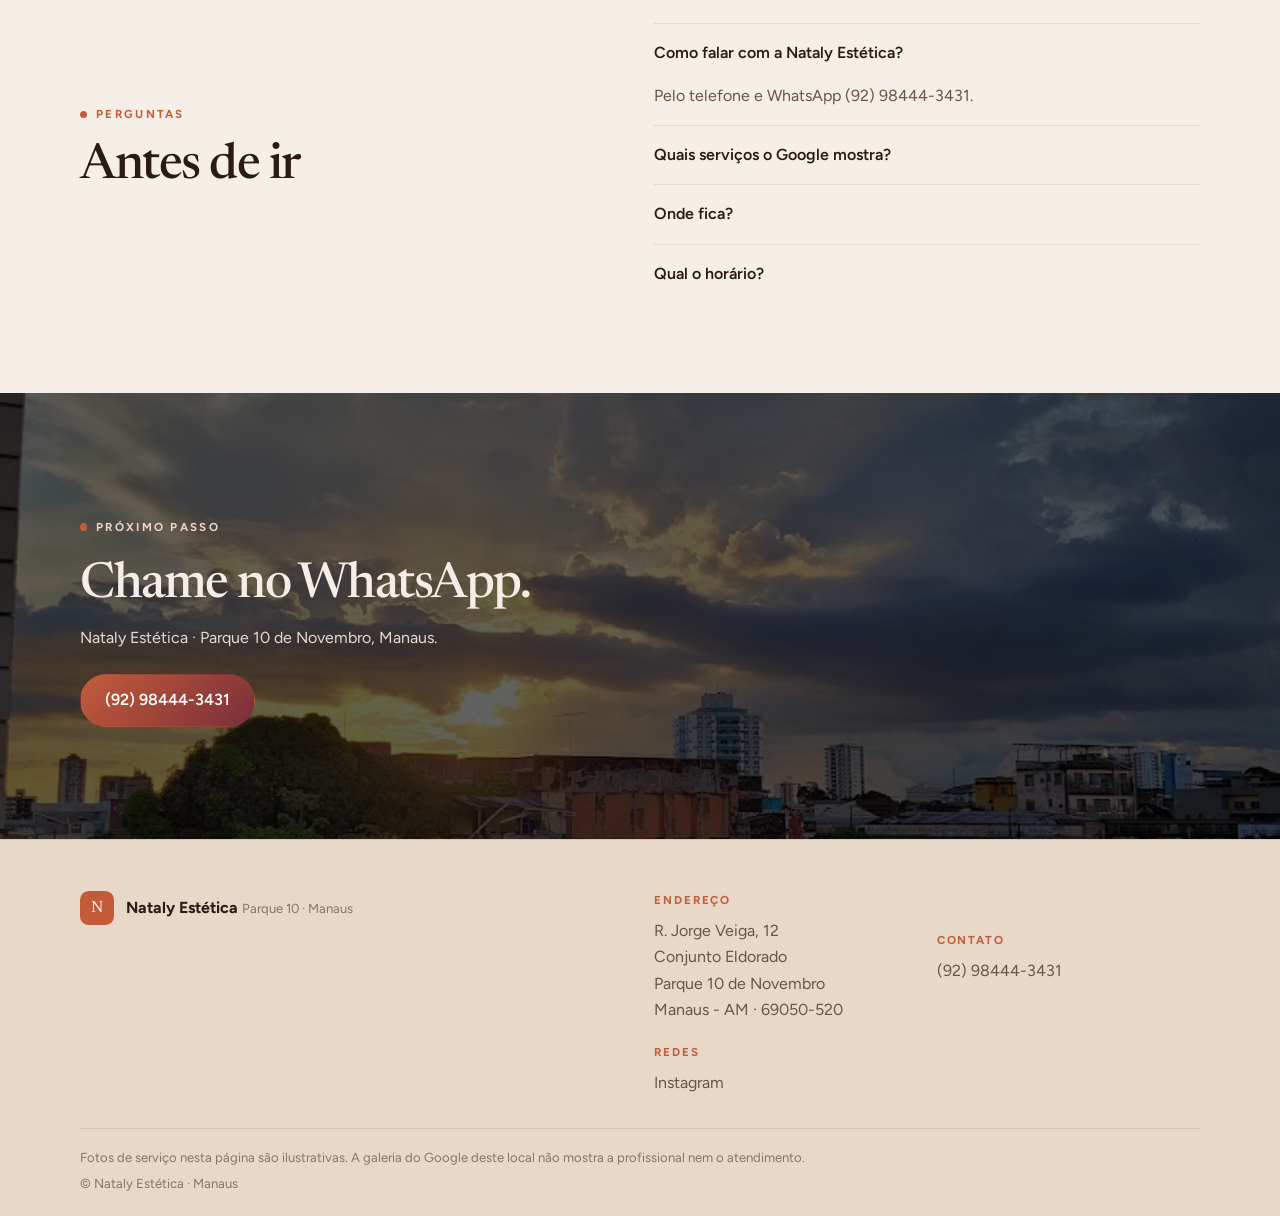
<file: nataly-estetica/index.html>
<!doctype html>
<html lang="pt-BR" data-theme="dark">
  <head>
    <meta charset="UTF-8" />
    <meta name="viewport" content="width=device-width, initial-scale=1.0" />
    <meta
      name="description"
      content="Nataly Estética no Parque 10 de Novembro, Manaus. Estética facial e corporal e preenchimento labial. Agende pelo WhatsApp (92) 98444-3431."
    />
    <title>Nataly Estética · Parque 10, Manaus</title>
    <link rel="preconnect" href="https://fonts.googleapis.com" />
    <link rel="preconnect" href="https://fonts.gstatic.com" crossorigin />
    <link
      href="https://fonts.googleapis.com/css2?family=Newsreader:ital,opsz,wght@0,6..72,400;0,6..72,500;0,6..72,600;1,6..72,400&family=Figtree:wght@400;500;600;700&display=swap"
      rel="stylesheet"
    />
    <link rel="stylesheet" href="/nataly-estetica/index.css" />
    <script src="/nataly-estetica/index.js" defer></script>
  </head>
  <body>
    <a class="skip-link" href="#conteudo">Pular para o conteúdo</a>

    <header class="site-header" data-header>
      <div class="header-inner">
        <a class="brand" href="#topo">
          <span class="brand-mark" aria-hidden="true">N</span>
          <span class="brand-text">
            <strong>Nataly Estética</strong>
            <small>Parque 10 · Manaus</small>
          </span>
        </a>
        <nav class="nav-desktop" aria-label="Seções da página">
          <a href="#servicos">Serviços</a>
          <a href="#visita">Visita</a>
          <a href="#perguntas">Perguntas</a>
        </nav>
        <div class="header-actions">
          <button
            class="theme-toggle"
            type="button"
            data-theme-toggle
            aria-label="Alternar tema"
          >
            <span class="theme-icon theme-icon-sun" aria-hidden="true">
              <svg viewBox="0 0 24 24" fill="none">
                <circle cx="12" cy="12" r="4" />
                <path
                  d="M12 3v1.6M12 19.4V21M4.9 4.9l1.1 1.1M18 18l1.1 1.1M3 12h1.6M19.4 12H21M4.9 19.1l1.1-1.1M18 6l1.1-1.1"
                />
              </svg>
            </span>
            <span class="theme-icon theme-icon-moon" aria-hidden="true">
              <svg viewBox="0 0 24 24" fill="none">
                <path
                  d="M18.4 14.2A7.2 7.2 0 0 1 9.8 5.6 7.4 7.4 0 1 0 18.4 14.2Z"
                />
              </svg>
            </span>
          </button>
          <a
            class="btn btn-header"
            href="https://wa.me/5592984443431?text=Olá,%20gostaria%20de%20agendar%20um%20horário%20na%20Nataly%20Estética."
            target="_blank"
            rel="noopener noreferrer"
          >
            Agendar
          </a>
          <button
            class="menu-toggle"
            type="button"
            data-menu-toggle
            aria-expanded="false"
            aria-controls="menu-mobile"
          >
            <span class="sr-only">Abrir menu</span>
            <span></span>
            <span></span>
          </button>
        </div>
      </div>
      <div class="menu-mobile" id="menu-mobile" data-menu hidden>
        <nav aria-label="Menu móvel">
          <a href="#servicos">Serviços</a>
          <a href="#visita">Visita</a>
          <a href="#perguntas">Perguntas</a>
          <a
            href="https://wa.me/5592984443431"
            target="_blank"
            rel="noopener noreferrer"
            >WhatsApp</a
          >
        </nav>
      </div>
    </header>

    <main id="conteudo">
      <section class="hero" id="topo">
        <div class="hero-copy reveal">
          <p class="eyebrow">
            <span class="eyebrow-dot"></span> Conjunto Eldorado
          </p>
          <h1>Estética facial e corporal no Parque 10.</h1>
          <p class="hero-lead">
            Nataly Estética, na Rua Jorge Veiga, 12. Centro de saúde e beleza
            com atendimento de segunda a sábado, das 9h às 17h.
          </p>
          <div class="hero-cta">
            <a
              class="btn btn-primary"
              href="https://wa.me/5592984443431?text=Olá,%20gostaria%20de%20agendar%20um%20horário%20na%20Nataly%20Estética."
              target="_blank"
              rel="noopener noreferrer"
            >
              WhatsApp · (92) 98444-3431
            </a>
            <a class="btn btn-ghost" href="#servicos">Ver serviços</a>
          </div>
        </div>
        <figure class="hero-shot reveal">
          <img
            src="/nataly-estetica/imagens/maca.jpg"
            alt="Sala de estética ilustrativa, com maca, toalhas e bandeja de produtos. Sem pessoas."
          />
          <figcaption>Imagem ilustrativa do ambiente de atendimento</figcaption>
        </figure>
      </section>

      <section class="services" id="servicos">
        <div class="section-wrap">
          <div class="section-head reveal">
            <p class="eyebrow"><span class="eyebrow-dot"></span> Serviços</p>
            <h2>Serviços</h2>
            <p>
              A aba de serviços deste estabelecimento no Google não estava
              preenchida. Abaixo está o que o próprio painel apresenta.
            </p>
          </div>
          <div class="service-grid">
            <article class="service-card reveal">
              <img
                src="/nataly-estetica/imagens/estetica-facial.jpg"
                alt="Bandeja ilustrativa de estética facial, com luvas, algodão e frascos. Sem rostos."
              />
              <div>
                <h3>Preenchimento labial</h3>
                <p>
                  Ácido hialurônico, serviço apresentado no painel do Google e
                  nas redes da Nataly Centro Sthetic.
                </p>
              </div>
            </article>
            <article class="service-card reveal">
              <img
                src="/nataly-estetica/imagens/massagem.jpg"
                alt="Imagem ilustrativa de estética corporal, mãos com luvas sobre as costas, sem mostrar o rosto."
              />
              <div>
                <h3>Estética facial e corporal</h3>
                <p>
                  Procedimentos de estética facial e corporal, como o Google
                  descreve o espaço.
                </p>
              </div>
            </article>
          </div>
        </div>
      </section>

      <section class="space" id="espaco">
        <div class="section-wrap space-wrap">
          <figure class="reveal">
            <img
              src="/nataly-estetica/imagens/sala.jpg"
              alt="Canto ilustrativo de clínica de estética, com prateleiras, toalhas e poltrona. Sem pessoas."
            />
            <figcaption>Imagem ilustrativa</figcaption>
          </figure>
          <div class="space-copy reveal">
            <p class="eyebrow"><span class="eyebrow-dot"></span> O espaço</p>
            <h2>Parque 10 de Novembro.</h2>
            <p>
              A pasta de fotos do Google não mostra a profissional nem o
              interior do atendimento — só o entorno. Por isso as imagens desta
              página, salvo a rua, são ilustrativas e não usam rostos.
            </p>
            <p>
              Também aparece no Google como Nataly Centro Sthetic / Estética
              Avançada, no mesmo endereço do Conjunto Eldorado.
            </p>
          </div>
        </div>
      </section>

      <section class="visit" id="visita">
        <div class="section-wrap visit-wrap">
          <div class="visit-copy reveal">
            <p class="eyebrow"><span class="eyebrow-dot"></span> Como chegar</p>
            <h2>Rua Jorge Veiga, 12.</h2>
            <address>
              Conjunto Eldorado<br />
              R. Jorge Veiga, 12<br />
              Parque 10 de Novembro, Manaus - AM<br />
              69050-520
            </address>
            <div class="visit-actions">
              <a
                class="btn btn-primary"
                href="https://www.google.com/maps/search/?api=1&query=Nataly+Estética,+Rua+Jorge+Veiga,+12,+Manaus"
                target="_blank"
                rel="noopener noreferrer"
              >
                Abrir no mapa
              </a>
              <a
                class="btn btn-ghost"
                href="https://wa.me/5592984443431?text=Olá,%20gostaria%20de%20agendar%20um%20horário%20na%20Nataly%20Estética."
                target="_blank"
                rel="noopener noreferrer"
              >
                Chamar no WhatsApp
              </a>
            </div>
          </div>
          <div class="visit-board reveal">
            <div class="hours-card">
              <h3>Horários</h3>
              <ul>
                <li><span>Segunda a sábado</span><strong>9h — 17h</strong></li>
                <li class="closed">
                  <span>Domingo</span><strong>Fechado</strong>
                </li>
              </ul>
            </div>
            <figure class="map-shot">
              <img
                src="/nataly-estetica/imagens/rua.jpg"
                alt="Street View da Rua Jorge Veiga, no Parque 10 de Novembro, Manaus."
              />
              <figcaption>Street View da rua · Google</figcaption>
            </figure>
          </div>
        </div>
      </section>

      <section class="faq" id="perguntas">
        <div class="section-wrap faq-wrap">
          <div class="faq-intro reveal">
            <p class="eyebrow"><span class="eyebrow-dot"></span> Perguntas</p>
            <h2>Antes de ir</h2>
          </div>
          <div class="faq-list">
            <details class="faq-item reveal" open>
              <summary>Como falar com a Nataly Estética?</summary>
              <p>Pelo telefone e WhatsApp (92) 98444-3431.</p>
            </details>
            <details class="faq-item reveal">
              <summary>Quais serviços o Google mostra?</summary>
              <p>
                Preenchimento labial com ácido hialurônico e procedimentos de
                estética facial e corporal. A aba Serviços do perfil não estava
                preenchida.
              </p>
            </details>
            <details class="faq-item reveal">
              <summary>Onde fica?</summary>
              <p>
                Conjunto Eldorado — Rua Jorge Veiga, 12, Parque 10 de Novembro,
                Manaus - AM, CEP 69050-520.
              </p>
            </details>
            <details class="faq-item reveal">
              <summary>Qual o horário?</summary>
              <p>Segunda a sábado, das 9h às 17h. Domingo fechado.</p>
            </details>
          </div>
        </div>
      </section>

      <section class="final-cta" id="agendar">
        <img
          class="cta-bg"
          src="/nataly-estetica/imagens/entorno.jpg"
          alt=""
          aria-hidden="true"
        />
        <div class="section-wrap cta-wrap reveal">
          <p class="eyebrow light">
            <span class="eyebrow-dot"></span> Próximo passo
          </p>
          <h2>Chame no WhatsApp.</h2>
          <p>Nataly Estética · Parque 10 de Novembro, Manaus.</p>
          <a
            class="btn btn-primary btn-lg"
            href="https://wa.me/5592984443431?text=Olá,%20gostaria%20de%20agendar%20um%20horário%20na%20Nataly%20Estética."
            target="_blank"
            rel="noopener noreferrer"
          >
            (92) 98444-3431
          </a>
        </div>
      </section>
    </main>

    <footer class="site-footer">
      <div class="section-wrap footer-wrap">
        <div class="footer-brand">
          <span class="brand-mark" aria-hidden="true">N</span>
          <div>
            <strong>Nataly Estética</strong>
            <span>Parque 10 · Manaus</span>
          </div>
        </div>
        <div class="footer-cols">
          <div>
            <h3>Endereço</h3>
            <p>
              R. Jorge Veiga, 12<br />Conjunto Eldorado<br />Parque 10 de
              Novembro<br />Manaus - AM · 69050-520
            </p>
          </div>
          <div>
            <h3>Contato</h3>
            <p>
              <a
                href="https://wa.me/5592984443431"
                target="_blank"
                rel="noopener noreferrer"
                >(92) 98444-3431</a
              >
            </p>
          </div>
          <div>
            <h3>Redes</h3>
            <p>
              <a
                href="https://www.instagram.com/natalinamacielcentrosthetic/"
                target="_blank"
                rel="noopener noreferrer"
                >Instagram</a
              >
            </p>
          </div>
        </div>
      </div>
      <div class="footer-base">
        <p>
          Fotos de serviço nesta página são ilustrativas. A galeria do Google
          deste local não mostra a profissional nem o atendimento.
        </p>
        <p>© Nataly Estética · Manaus</p>
      </div>
    </footer>
  </body>
</html>
</file>
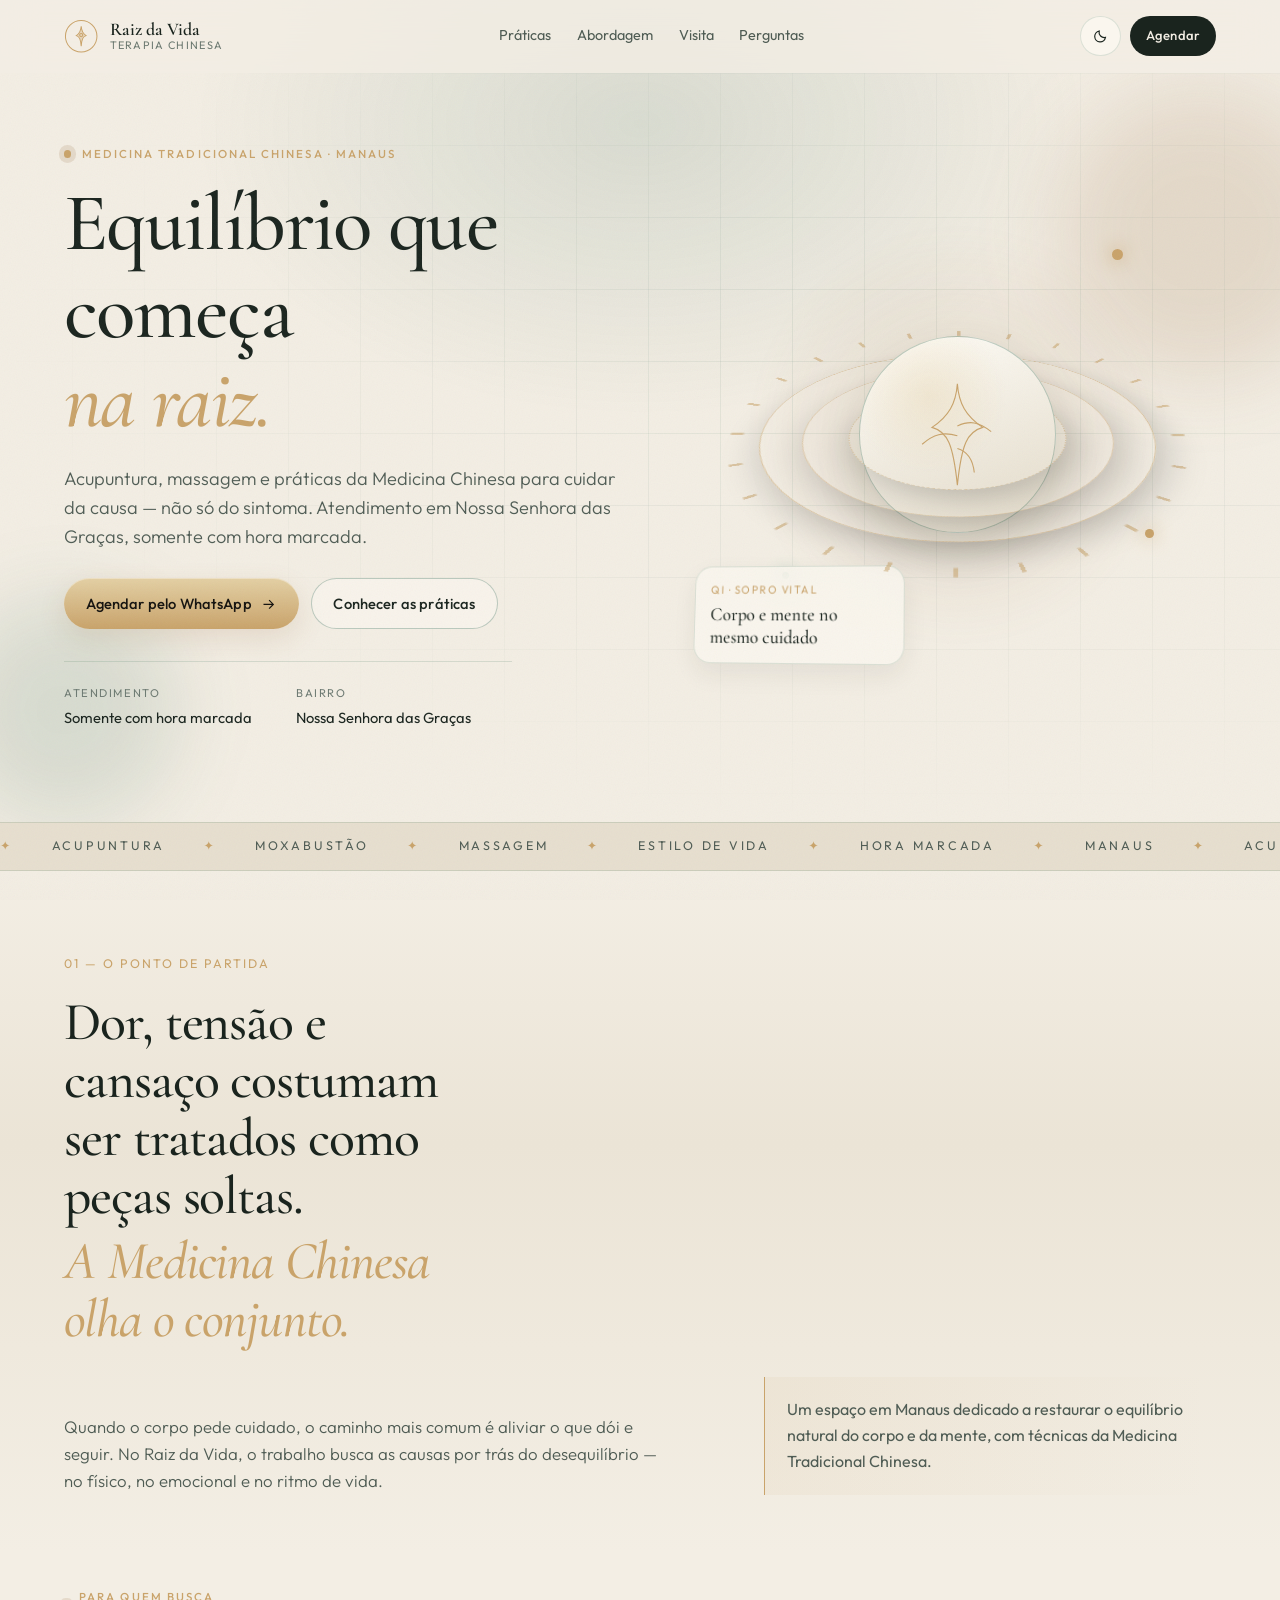
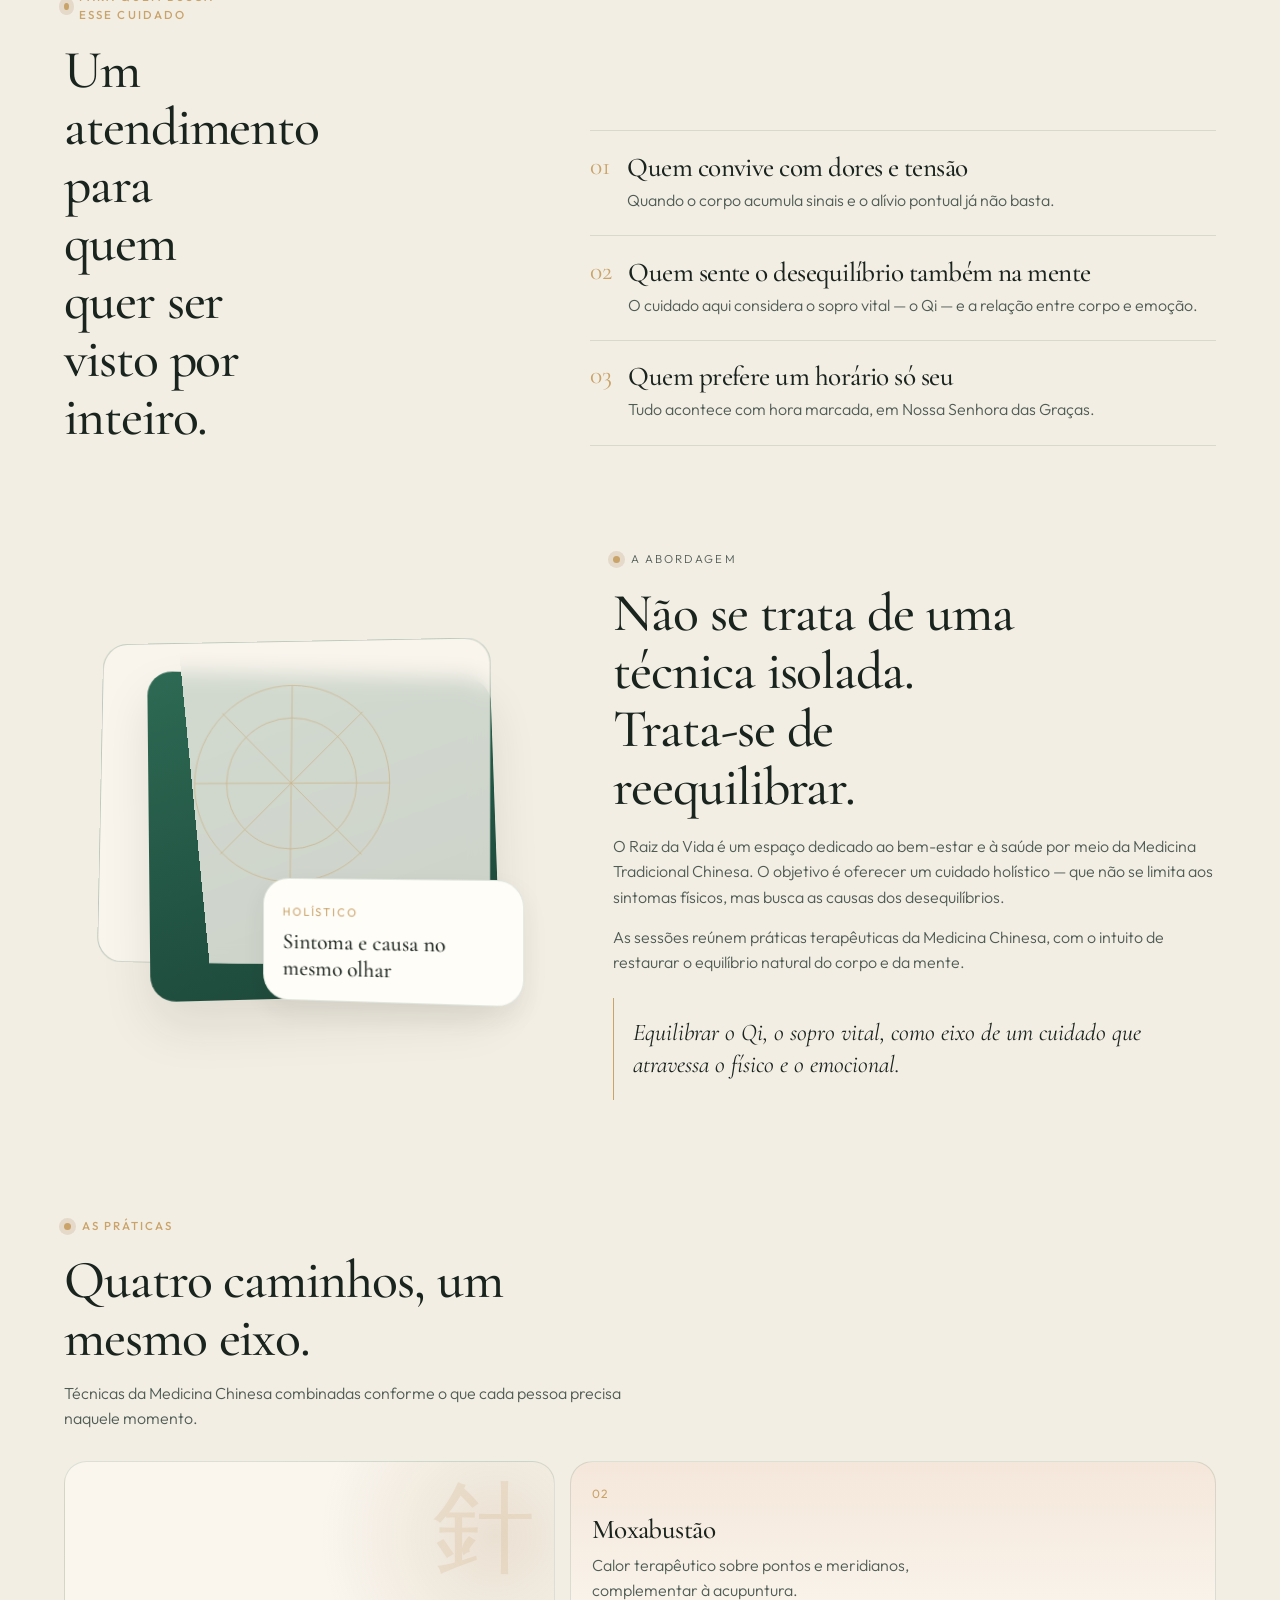
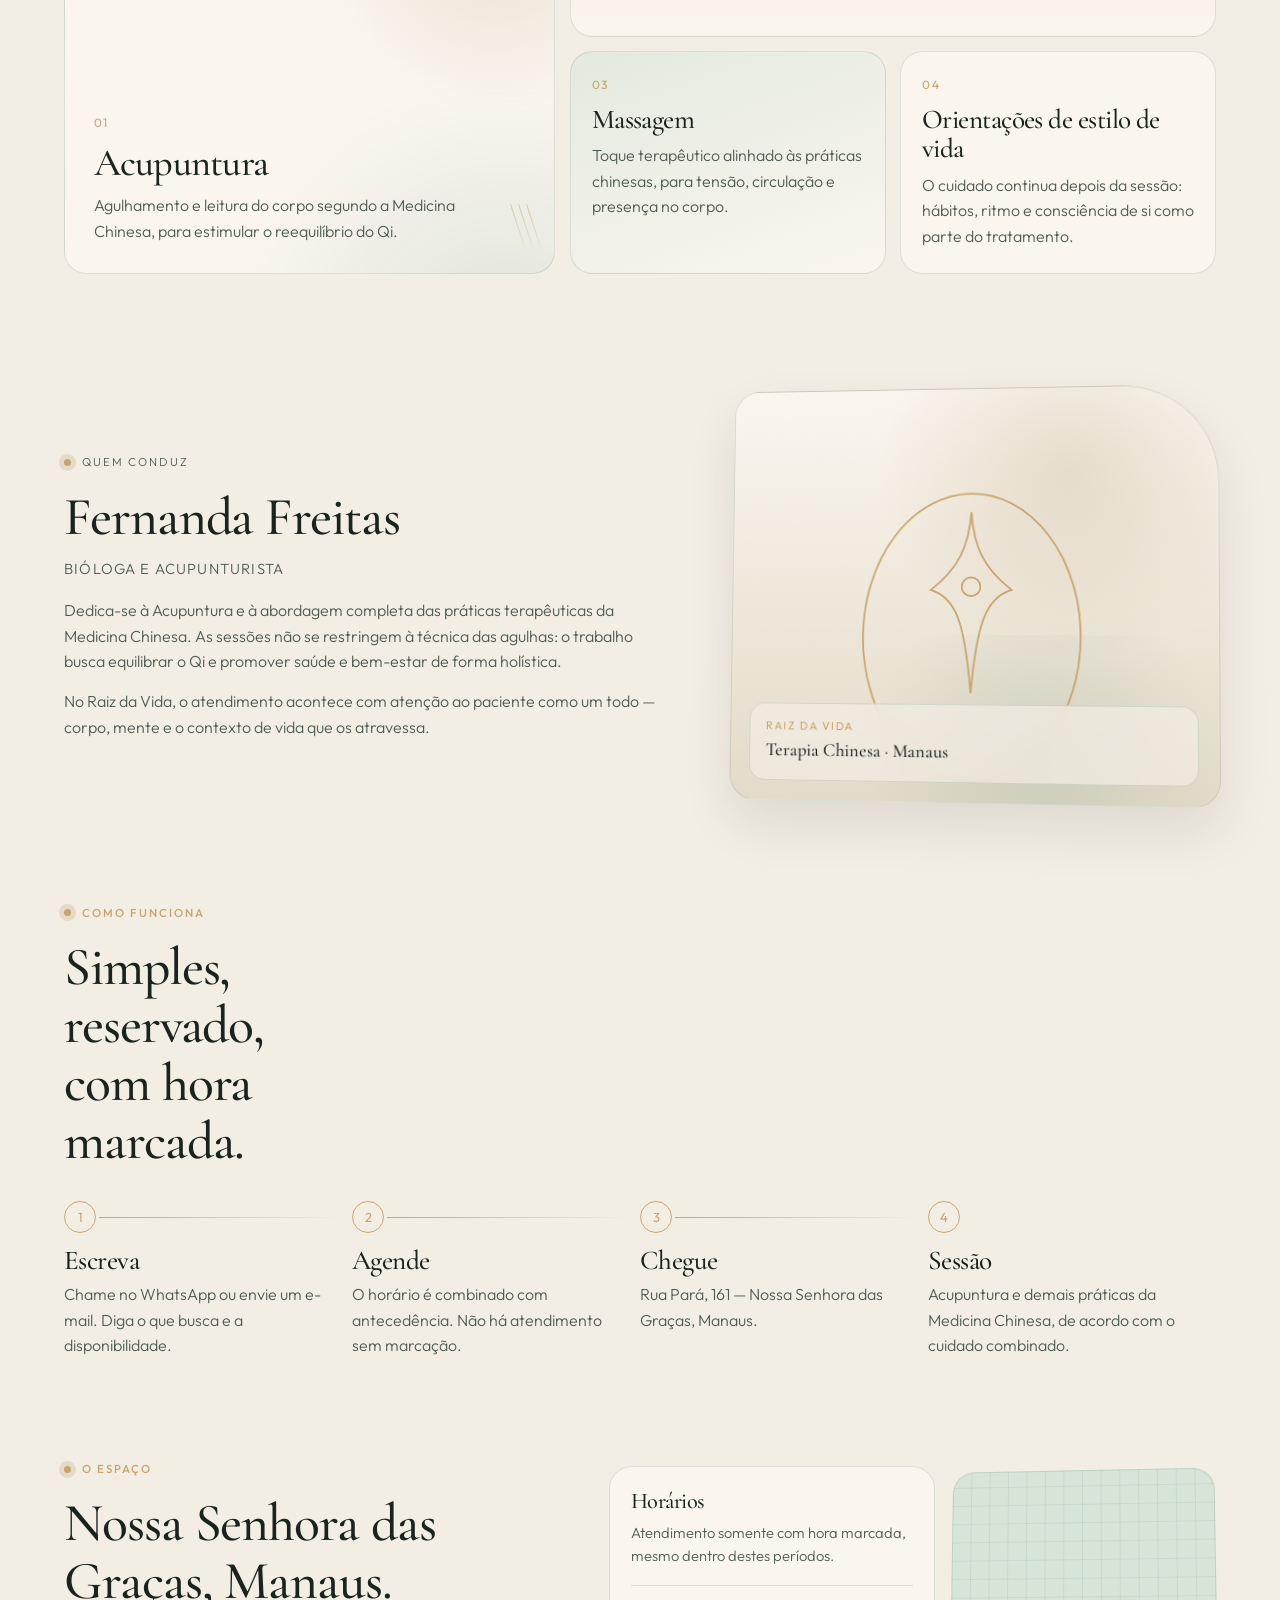
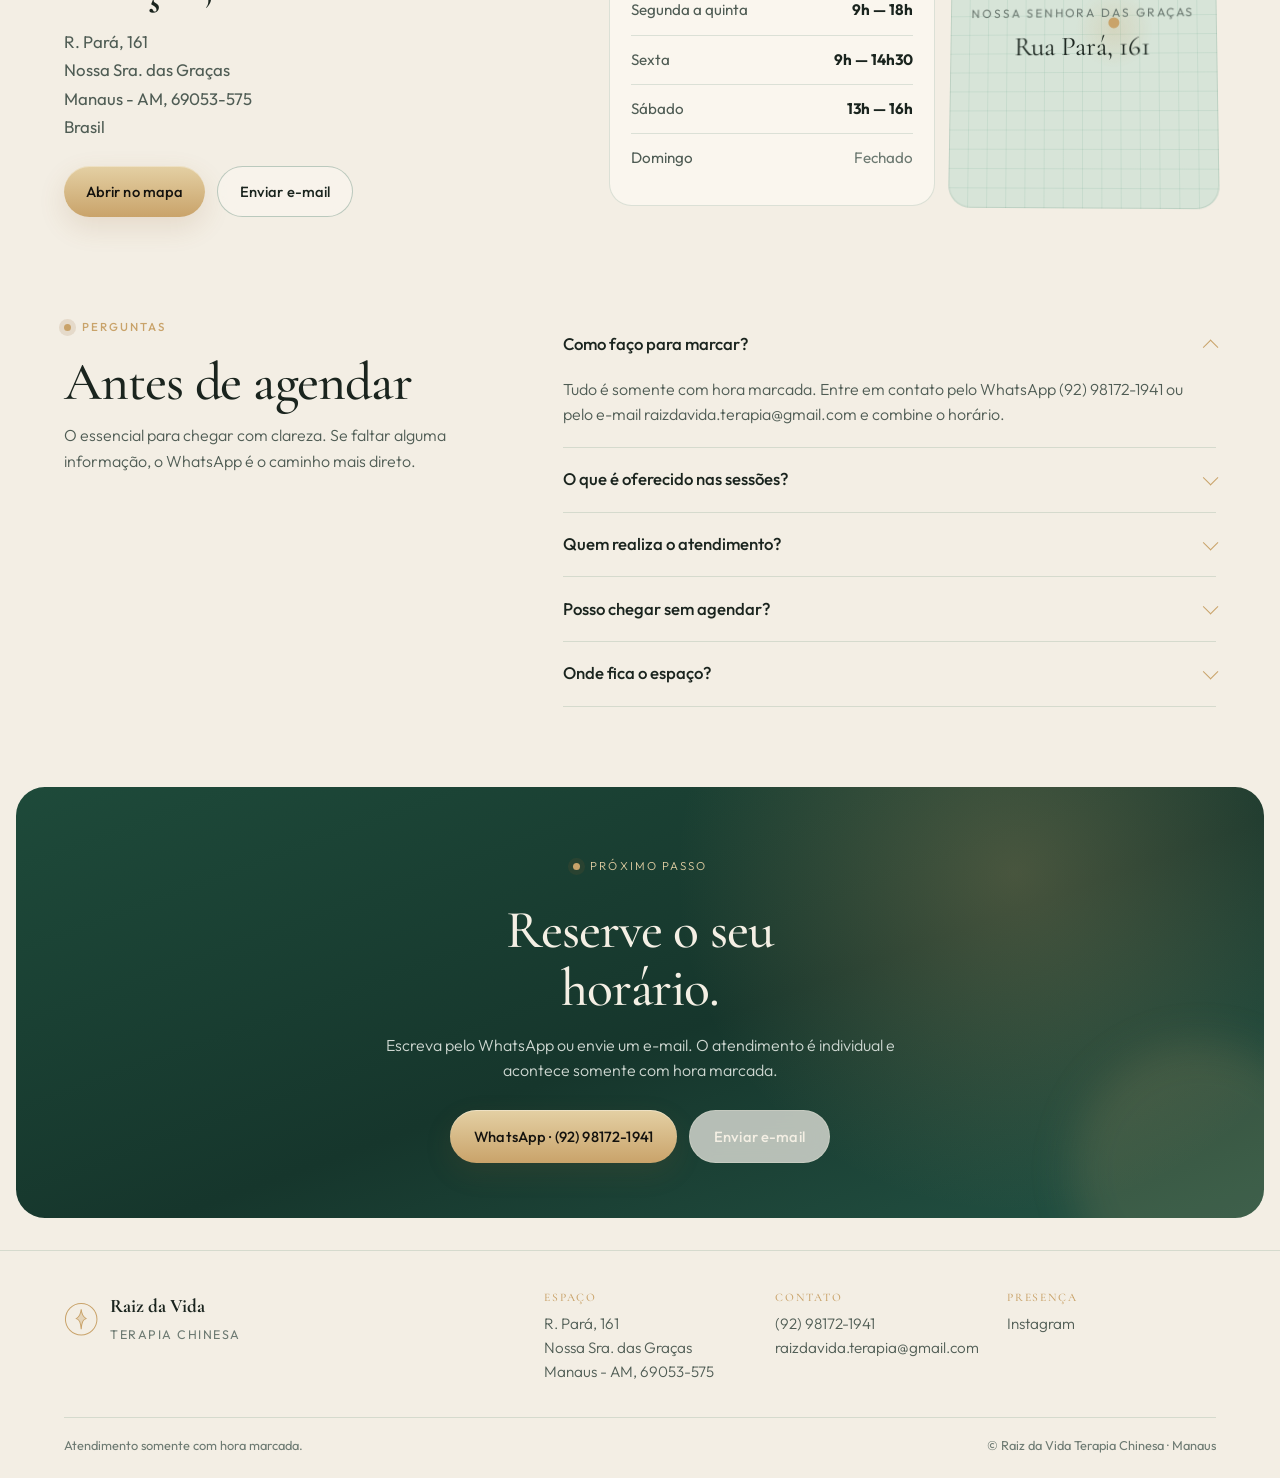
<file: raiz-da-vida-terapia-chinesa/index.html>
<!doctype html>
<html lang="pt-BR" data-theme="dark">
  <head>
    <meta charset="UTF-8" />
    <meta name="viewport" content="width=device-width, initial-scale=1.0" />
    <meta
      name="description"
      content="Raiz da Vida Terapia Chinesa em Manaus. Acupuntura, moxabustão, massagem e orientações de estilo de vida. Atendimento com hora marcada em Nossa Senhora das Graças."
    />
    <title>Raiz da Vida · Terapia Chinesa em Manaus</title>
    <link rel="preconnect" href="https://fonts.googleapis.com" />
    <link rel="preconnect" href="https://fonts.gstatic.com" crossorigin />
    <link
      href="https://fonts.googleapis.com/css2?family=Cormorant+Garamond:ital,wght@0,400;0,500;0,600;0,700;1,400;1,500&family=Outfit:wght@300;400;500;600;700&display=swap"
      rel="stylesheet"
    />
    <link rel="stylesheet" href="/raiz-da-vida-terapia-chinesa/index.css" />
    <script src="/raiz-da-vida-terapia-chinesa/index.js" defer></script>
  </head>
  <body>
    <a class="skip-link" href="#conteudo">Pular para o conteúdo</a>

    <div class="page-glow" aria-hidden="true"></div>
    <div class="page-grain" aria-hidden="true"></div>

    <header class="site-header" data-header>
      <div class="header-inner">
        <a class="brand" href="#topo" aria-label="Raiz da Vida — início">
          <span class="brand-mark" aria-hidden="true">
            <svg viewBox="0 0 48 48" fill="none">
              <circle cx="24" cy="24" r="22" />
              <path
                d="M24 10c.4 6 2.2 10 6.8 13.2C26.4 24.6 24.8 28 24 38c-.8-10-2.4-13.4-6.8-14.8C21.8 20 23.6 16 24 10Z"
              />
              <circle cx="24" cy="22.5" r="2.2" />
            </svg>
          </span>
          <span class="brand-text">
            <strong>Raiz da Vida</strong>
            <small>Terapia Chinesa</small>
          </span>
        </a>

        <nav class="nav-desktop" aria-label="Seções da página">
          <a href="#praticas">Práticas</a>
          <a href="#abordagem">Abordagem</a>
          <a href="#visita">Visita</a>
          <a href="#perguntas">Perguntas</a>
        </nav>

        <div class="header-actions">
          <button
            class="theme-toggle"
            type="button"
            data-theme-toggle
            aria-label="Alternar tema"
          >
            <span class="theme-icon theme-icon-sun" aria-hidden="true">
              <svg viewBox="0 0 24 24" fill="none">
                <circle cx="12" cy="12" r="4" />
                <path
                  d="M12 3v1.6M12 19.4V21M4.9 4.9l1.1 1.1M18 18l1.1 1.1M3 12h1.6M19.4 12H21M4.9 19.1l1.1-1.1M18 6l1.1-1.1"
                />
              </svg>
            </span>
            <span class="theme-icon theme-icon-moon" aria-hidden="true">
              <svg viewBox="0 0 24 24" fill="none">
                <path
                  d="M18.4 14.2A7.2 7.2 0 0 1 9.8 5.6 7.4 7.4 0 1 0 18.4 14.2Z"
                />
              </svg>
            </span>
          </button>
          <a
            class="btn btn-header"
            href="https://wa.me/5592981721941?text=Olá,%20gostaria%20de%20agendar%20um%20horário%20na%20Raiz%20da%20Vida%20Terapia%20Chinesa."
            target="_blank"
            rel="noopener noreferrer"
          >
            Agendar
          </a>
          <button
            class="menu-toggle"
            type="button"
            data-menu-toggle
            aria-expanded="false"
            aria-controls="menu-mobile"
          >
            <span class="sr-only">Abrir menu</span>
            <span></span>
            <span></span>
          </button>
        </div>
      </div>

      <div class="menu-mobile" id="menu-mobile" data-menu hidden>
        <nav aria-label="Menu móvel">
          <a href="#praticas">Práticas</a>
          <a href="#abordagem">Abordagem</a>
          <a href="#visita">Visita</a>
          <a href="#perguntas">Perguntas</a>
          <a
            href="https://wa.me/5592981721941?text=Olá,%20gostaria%20de%20agendar%20um%20horário%20na%20Raiz%20da%20Vida%20Terapia%20Chinesa."
            target="_blank"
            rel="noopener noreferrer"
          >
            WhatsApp
          </a>
        </nav>
      </div>
    </header>

    <main id="conteudo">
      <section class="hero" id="topo">
        <div class="hero-orb hero-orb-a" aria-hidden="true"></div>
        <div class="hero-orb hero-orb-b" aria-hidden="true"></div>
        <div class="hero-grid" aria-hidden="true"></div>

        <div class="hero-layout">
          <div class="hero-copy reveal">
            <p class="eyebrow">
              <span class="eyebrow-dot"></span>
              Medicina Tradicional Chinesa · Manaus
            </p>
            <h1>
              Equilíbrio que começa
              <em>na raiz.</em>
            </h1>
            <p class="hero-lead">
              Acupuntura, massagem e práticas da Medicina Chinesa para cuidar da
              causa — não só do sintoma. Atendimento em Nossa Senhora das
              Graças, somente com hora marcada.
            </p>
            <div class="hero-cta">
              <a
                class="btn btn-primary"
                href="https://wa.me/5592981721941?text=Olá,%20gostaria%20de%20agendar%20um%20horário%20na%20Raiz%20da%20Vida%20Terapia%20Chinesa."
                target="_blank"
                rel="noopener noreferrer"
              >
                <span>Agendar pelo WhatsApp</span>
                <svg viewBox="0 0 24 24" fill="none" aria-hidden="true">
                  <path d="M5 12h14M13 6l6 6-6 6" />
                </svg>
              </a>
              <a class="btn btn-ghost" href="#praticas">Conhecer as práticas</a>
            </div>
            <dl class="hero-meta">
              <div>
                <dt>Atendimento</dt>
                <dd>Somente com hora marcada</dd>
              </div>
              <div>
                <dt>Bairro</dt>
                <dd>Nossa Senhora das Graças</dd>
              </div>
            </dl>
          </div>

          <div class="hero-stage reveal" aria-hidden="true">
            <div class="qi-scene">
              <div class="qi-halo"></div>
              <div class="qi-ring qi-ring-1"></div>
              <div class="qi-ring qi-ring-2"></div>
              <div class="qi-ring qi-ring-3"></div>
              <div class="qi-ticks"></div>
              <div class="qi-core">
                <svg class="qi-root" viewBox="0 0 160 180" fill="none">
                  <path
                    d="M80 18c2 28 12 46 36 62-22 6-30 24-36 82-6-58-14-76-36-82 24-16 34-34 36-62Z"
                  />
                  <path d="M80 78c18-8 30-6 48 8" />
                  <path d="M80 92c-20-6-34-2-50 12" />
                  <path d="M80 110c14 4 22 16 24 34" />
                </svg>
              </div>
              <div class="qi-float qi-float-1"></div>
              <div class="qi-float qi-float-2"></div>
              <div class="qi-float qi-float-3"></div>
              <div class="qi-card">
                <span>Qi · sopro vital</span>
                <strong>Corpo e mente no mesmo cuidado</strong>
              </div>
            </div>
          </div>
        </div>
      </section>

      <div class="ribbon" aria-hidden="true">
        <div class="ribbon-track">
          <span>Acupuntura</span><span>Moxabustão</span><span>Massagem</span
          ><span>Estilo de vida</span><span>Hora marcada</span
          ><span>Manaus</span> <span>Acupuntura</span><span>Moxabustão</span
          ><span>Massagem</span><span>Estilo de vida</span
          ><span>Hora marcada</span><span>Manaus</span>
        </div>
      </div>

      <section class="problem" id="cuidado">
        <div class="section-wrap problem-wrap">
          <div class="problem-index reveal">01 — O ponto de partida</div>
          <h2 class="problem-title reveal">
            Dor, tensão e cansaço costumam ser tratados como peças soltas.
            <span>A Medicina Chinesa olha o conjunto.</span>
          </h2>
          <div class="problem-grid">
            <p class="problem-copy reveal">
              Quando o corpo pede cuidado, o caminho mais comum é aliviar o que
              dói e seguir. No Raiz da Vida, o trabalho busca as causas por trás
              do desequilíbrio — no físico, no emocional e no ritmo de vida.
            </p>
            <aside class="problem-note reveal">
              <p>
                Um espaço em Manaus dedicado a restaurar o equilíbrio natural do
                corpo e da mente, com técnicas da Medicina Tradicional Chinesa.
              </p>
            </aside>
          </div>
        </div>
      </section>

      <section class="for-whom" id="para-quem">
        <div class="section-wrap">
          <div class="for-whom-head reveal">
            <p class="eyebrow">
              <span class="eyebrow-dot"></span> Para quem busca esse cuidado
            </p>
            <h2>Um atendimento para quem quer ser visto por inteiro.</h2>
          </div>
          <ol class="for-whom-list">
            <li class="reveal">
              <span class="fw-num">01</span>
              <div>
                <h3>Quem convive com dores e tensão</h3>
                <p>
                  Quando o corpo acumula sinais e o alívio pontual já não basta.
                </p>
              </div>
            </li>
            <li class="reveal">
              <span class="fw-num">02</span>
              <div>
                <h3>Quem sente o desequilíbrio também na mente</h3>
                <p>
                  O cuidado aqui considera o sopro vital — o Qi — e a relação
                  entre corpo e emoção.
                </p>
              </div>
            </li>
            <li class="reveal">
              <span class="fw-num">03</span>
              <div>
                <h3>Quem prefere um horário só seu</h3>
                <p>
                  Tudo acontece com hora marcada, em Nossa Senhora das Graças.
                </p>
              </div>
            </li>
          </ol>
        </div>
      </section>

      <section class="approach" id="abordagem">
        <div class="section-wrap approach-wrap">
          <div class="approach-visual reveal" aria-hidden="true">
            <div class="approach-panel">
              <div class="approach-layer approach-layer-back"></div>
              <div class="approach-layer approach-layer-mid">
                <svg viewBox="0 0 280 340" fill="none">
                  <circle cx="140" cy="150" r="108" />
                  <circle cx="140" cy="150" r="72" />
                  <path d="M140 42v216M32 150h216" />
                  <path d="M62 72l156 156M218 72 62 228" />
                </svg>
              </div>
              <div class="approach-layer approach-layer-front">
                <span>Holístico</span>
                <strong>Sintoma e causa no mesmo olhar</strong>
              </div>
            </div>
          </div>

          <div class="approach-copy reveal">
            <p class="eyebrow"><span class="eyebrow-dot"></span> A abordagem</p>
            <h2>
              Não se trata de uma técnica isolada. Trata-se de reequilibrar.
            </h2>
            <p>
              O Raiz da Vida é um espaço dedicado ao bem-estar e à saúde por
              meio da Medicina Tradicional Chinesa. O objetivo é oferecer um
              cuidado holístico — que não se limita aos sintomas físicos, mas
              busca as causas dos desequilíbrios.
            </p>
            <p>
              As sessões reúnem práticas terapêuticas da Medicina Chinesa, com o
              intuito de restaurar o equilíbrio natural do corpo e da mente.
            </p>
            <blockquote>
              <p>
                Equilibrar o Qi, o sopro vital, como eixo de um cuidado que
                atravessa o físico e o emocional.
              </p>
            </blockquote>
          </div>
        </div>
      </section>

      <section class="practices" id="praticas">
        <div class="section-wrap">
          <div class="practices-head reveal">
            <p class="eyebrow"><span class="eyebrow-dot"></span> As práticas</p>
            <h2>Quatro caminhos, um mesmo eixo.</h2>
            <p>
              Técnicas da Medicina Chinesa combinadas conforme o que cada pessoa
              precisa naquele momento.
            </p>
          </div>

          <div class="bento">
            <article class="bento-item bento-acu reveal">
              <div class="bento-kicker">01</div>
              <h3>Acupuntura</h3>
              <p>
                Agulhamento e leitura do corpo segundo a Medicina Chinesa, para
                estimular o reequilíbrio do Qi.
              </p>
              <div class="bento-ornament acu-ornament" aria-hidden="true">
                <span></span><span></span><span></span>
              </div>
            </article>

            <article class="bento-item bento-moxa reveal">
              <div class="bento-kicker">02</div>
              <h3>Moxabustão</h3>
              <p>
                Calor terapêutico sobre pontos e meridianos, complementar à
                acupuntura.
              </p>
            </article>

            <article class="bento-item bento-mass reveal">
              <div class="bento-kicker">03</div>
              <h3>Massagem</h3>
              <p>
                Toque terapêutico alinhado às práticas chinesas, para tensão,
                circulação e presença no corpo.
              </p>
            </article>

            <article class="bento-item bento-life reveal">
              <div class="bento-kicker">04</div>
              <h3>Orientações de estilo de vida</h3>
              <p>
                O cuidado continua depois da sessão: hábitos, ritmo e
                consciência de si como parte do tratamento.
              </p>
            </article>
          </div>
        </div>
      </section>

      <section class="about" id="espaco">
        <div class="section-wrap about-wrap">
          <div class="about-copy reveal">
            <p class="eyebrow"><span class="eyebrow-dot"></span> Quem conduz</p>
            <h2>Fernanda Freitas</h2>
            <p class="about-role">Bióloga e acupunturista</p>
            <p>
              Dedica-se à Acupuntura e à abordagem completa das práticas
              terapêuticas da Medicina Chinesa. As sessões não se restringem à
              técnica das agulhas: o trabalho busca equilibrar o Qi e promover
              saúde e bem-estar de forma holística.
            </p>
            <p>
              No Raiz da Vida, o atendimento acontece com atenção ao paciente
              como um todo — corpo, mente e o contexto de vida que os atravessa.
            </p>
          </div>

          <div class="about-frame reveal" aria-hidden="true">
            <div class="about-portrait">
              <div class="portrait-glow"></div>
              <svg class="portrait-mark" viewBox="0 0 200 260" fill="none">
                <ellipse cx="100" cy="128" rx="70" ry="92" />
                <path
                  d="M100 48c1.6 22 8 36 26 50-16 5-22 20-26 66-4-46-10-61-26-66 18-14 24.4-28 26-50Z"
                />
                <circle cx="100" cy="96" r="6" />
              </svg>
              <div class="portrait-caption">
                <span>Raiz da Vida</span>
                <strong>Terapia Chinesa · Manaus</strong>
              </div>
            </div>
          </div>
        </div>
      </section>

      <section class="flow" id="como-funciona">
        <div class="section-wrap">
          <div class="flow-head reveal">
            <p class="eyebrow">
              <span class="eyebrow-dot"></span> Como funciona
            </p>
            <h2>Simples, reservado, com hora marcada.</h2>
          </div>

          <ol class="flow-path">
            <li class="reveal">
              <span class="flow-step">1</span>
              <h3>Escreva</h3>
              <p>
                Chame no WhatsApp ou envie um e-mail. Diga o que busca e a
                disponibilidade.
              </p>
            </li>
            <li class="reveal">
              <span class="flow-step">2</span>
              <h3>Agende</h3>
              <p>
                O horário é combinado com antecedência. Não há atendimento sem
                marcação.
              </p>
            </li>
            <li class="reveal">
              <span class="flow-step">3</span>
              <h3>Chegue</h3>
              <p>Rua Pará, 161 — Nossa Senhora das Graças, Manaus.</p>
            </li>
            <li class="reveal">
              <span class="flow-step">4</span>
              <h3>Sessão</h3>
              <p>
                Acupuntura e demais práticas da Medicina Chinesa, de acordo com
                o cuidado combinado.
              </p>
            </li>
          </ol>
        </div>
      </section>

      <section class="visit" id="visita">
        <div class="section-wrap visit-wrap">
          <div class="visit-copy reveal">
            <p class="eyebrow"><span class="eyebrow-dot"></span> O espaço</p>
            <h2>Nossa Senhora das Graças, Manaus.</h2>
            <address>
              R. Pará, 161<br />
              Nossa Sra. das Graças<br />
              Manaus - AM, 69053-575<br />
              Brasil
            </address>
            <div class="visit-actions">
              <a
                class="btn btn-primary"
                href="https://www.google.com/maps/search/?api=1&query=R.+Pará,+161+-+Nossa+Sra.+das+Graças,+Manaus+-+AM,+69053-575"
                target="_blank"
                rel="noopener noreferrer"
              >
                Abrir no mapa
              </a>
              <a
                class="btn btn-ghost"
                href="mailto:raizdavida.terapia@gmail.com"
                >Enviar e-mail</a
              >
            </div>
          </div>

          <div class="visit-board reveal">
            <div class="hours-card">
              <div class="hours-head">
                <h3>Horários</h3>
                <p>
                  Atendimento somente com hora marcada, mesmo dentro destes
                  períodos.
                </p>
              </div>
              <ul class="hours-list">
                <li><span>Segunda a quinta</span><strong>9h — 18h</strong></li>
                <li><span>Sexta</span><strong>9h — 14h30</strong></li>
                <li><span>Sábado</span><strong>13h — 16h</strong></li>
                <li class="hours-closed">
                  <span>Domingo</span><strong>Fechado</strong>
                </li>
              </ul>
            </div>
            <div class="map-card">
              <div class="map-grain" aria-hidden="true"></div>
              <p class="map-label">Nossa Senhora das Graças</p>
              <p class="map-pin">Rua Pará, 161</p>
              <span class="map-pulse" aria-hidden="true"></span>
            </div>
          </div>
        </div>
      </section>

      <section class="faq" id="perguntas">
        <div class="section-wrap faq-wrap">
          <div class="faq-intro reveal">
            <p class="eyebrow"><span class="eyebrow-dot"></span> Perguntas</p>
            <h2>Antes de agendar</h2>
            <p>
              O essencial para chegar com clareza. Se faltar alguma informação,
              o WhatsApp é o caminho mais direto.
            </p>
          </div>

          <div class="faq-list">
            <details class="faq-item reveal" open>
              <summary>Como faço para marcar?</summary>
              <p>
                Tudo é somente com hora marcada. Entre em contato pelo WhatsApp
                (92) 98172-1941 ou pelo e-mail raizdavida.terapia@gmail.com e
                combine o horário.
              </p>
            </details>
            <details class="faq-item reveal">
              <summary>O que é oferecido nas sessões?</summary>
              <p>
                Práticas da Medicina Tradicional Chinesa: acupuntura,
                moxabustão, massagem e orientações de estilo de vida. A sessão é
                pensada de forma holística, não como uma técnica isolada.
              </p>
            </details>
            <details class="faq-item reveal">
              <summary>Quem realiza o atendimento?</summary>
              <p>
                Fernanda Freitas, bióloga e acupunturista. As sessões incluem a
                Acupuntura e as demais práticas terapêuticas da Medicina
                Chinesa, com foco em equilibrar o Qi.
              </p>
            </details>
            <details class="faq-item reveal">
              <summary>Posso chegar sem agendar?</summary>
              <p>
                Não. O atendimento acontece apenas com hora marcada, inclusive
                nos dias e horários de funcionamento.
              </p>
            </details>
            <details class="faq-item reveal">
              <summary>Onde fica o espaço?</summary>
              <p>
                R. Pará, 161 — Nossa Senhora das Graças, Manaus - AM, CEP
                69053-575.
              </p>
            </details>
          </div>
        </div>
      </section>

      <section class="final-cta" id="agendar">
        <div class="cta-orb" aria-hidden="true"></div>
        <div class="section-wrap cta-wrap reveal">
          <p class="eyebrow light">
            <span class="eyebrow-dot"></span> Próximo passo
          </p>
          <h2>Reserve o seu horário.</h2>
          <p>
            Escreva pelo WhatsApp ou envie um e-mail. O atendimento é individual
            e acontece somente com hora marcada.
          </p>
          <div class="cta-row">
            <a
              class="btn btn-primary btn-lg"
              href="https://wa.me/5592981721941?text=Olá,%20gostaria%20de%20agendar%20um%20horário%20na%20Raiz%20da%20Vida%20Terapia%20Chinesa."
              target="_blank"
              rel="noopener noreferrer"
            >
              WhatsApp · (92) 98172-1941
            </a>
            <a
              class="btn btn-ghost btn-lg"
              href="mailto:raizdavida.terapia@gmail.com"
              >Enviar e-mail</a
            >
          </div>
        </div>
      </section>
    </main>

    <footer class="site-footer">
      <div class="section-wrap footer-wrap">
        <div class="footer-brand">
          <span class="brand-mark" aria-hidden="true">
            <svg viewBox="0 0 48 48" fill="none">
              <circle cx="24" cy="24" r="22" />
              <path
                d="M24 10c.4 6 2.2 10 6.8 13.2C26.4 24.6 24.8 28 24 38c-.8-10-2.4-13.4-6.8-14.8C21.8 20 23.6 16 24 10Z"
              />
            </svg>
          </span>
          <div>
            <strong>Raiz da Vida</strong>
            <span>Terapia Chinesa</span>
          </div>
        </div>

        <div class="footer-cols">
          <div>
            <h3>Espaço</h3>
            <p>
              R. Pará, 161<br />Nossa Sra. das Graças<br />Manaus - AM,
              69053-575
            </p>
          </div>
          <div>
            <h3>Contato</h3>
            <p>
              <a
                href="https://wa.me/5592981721941"
                target="_blank"
                rel="noopener noreferrer"
                >(92) 98172-1941</a
              ><br />
              <a href="mailto:raizdavida.terapia@gmail.com"
                >raizdavida.terapia@gmail.com</a
              >
            </p>
          </div>
          <div>
            <h3>Presença</h3>
            <p>
              <a
                href="https://www.instagram.com/raizdavida_terapia/"
                target="_blank"
                rel="noopener noreferrer"
                >Instagram</a
              >
            </p>
          </div>
        </div>
      </div>
      <div class="footer-base">
        <p>Atendimento somente com hora marcada.</p>
        <p>© Raiz da Vida Terapia Chinesa · Manaus</p>
      </div>
    </footer>
  </body>
</html>
</file>
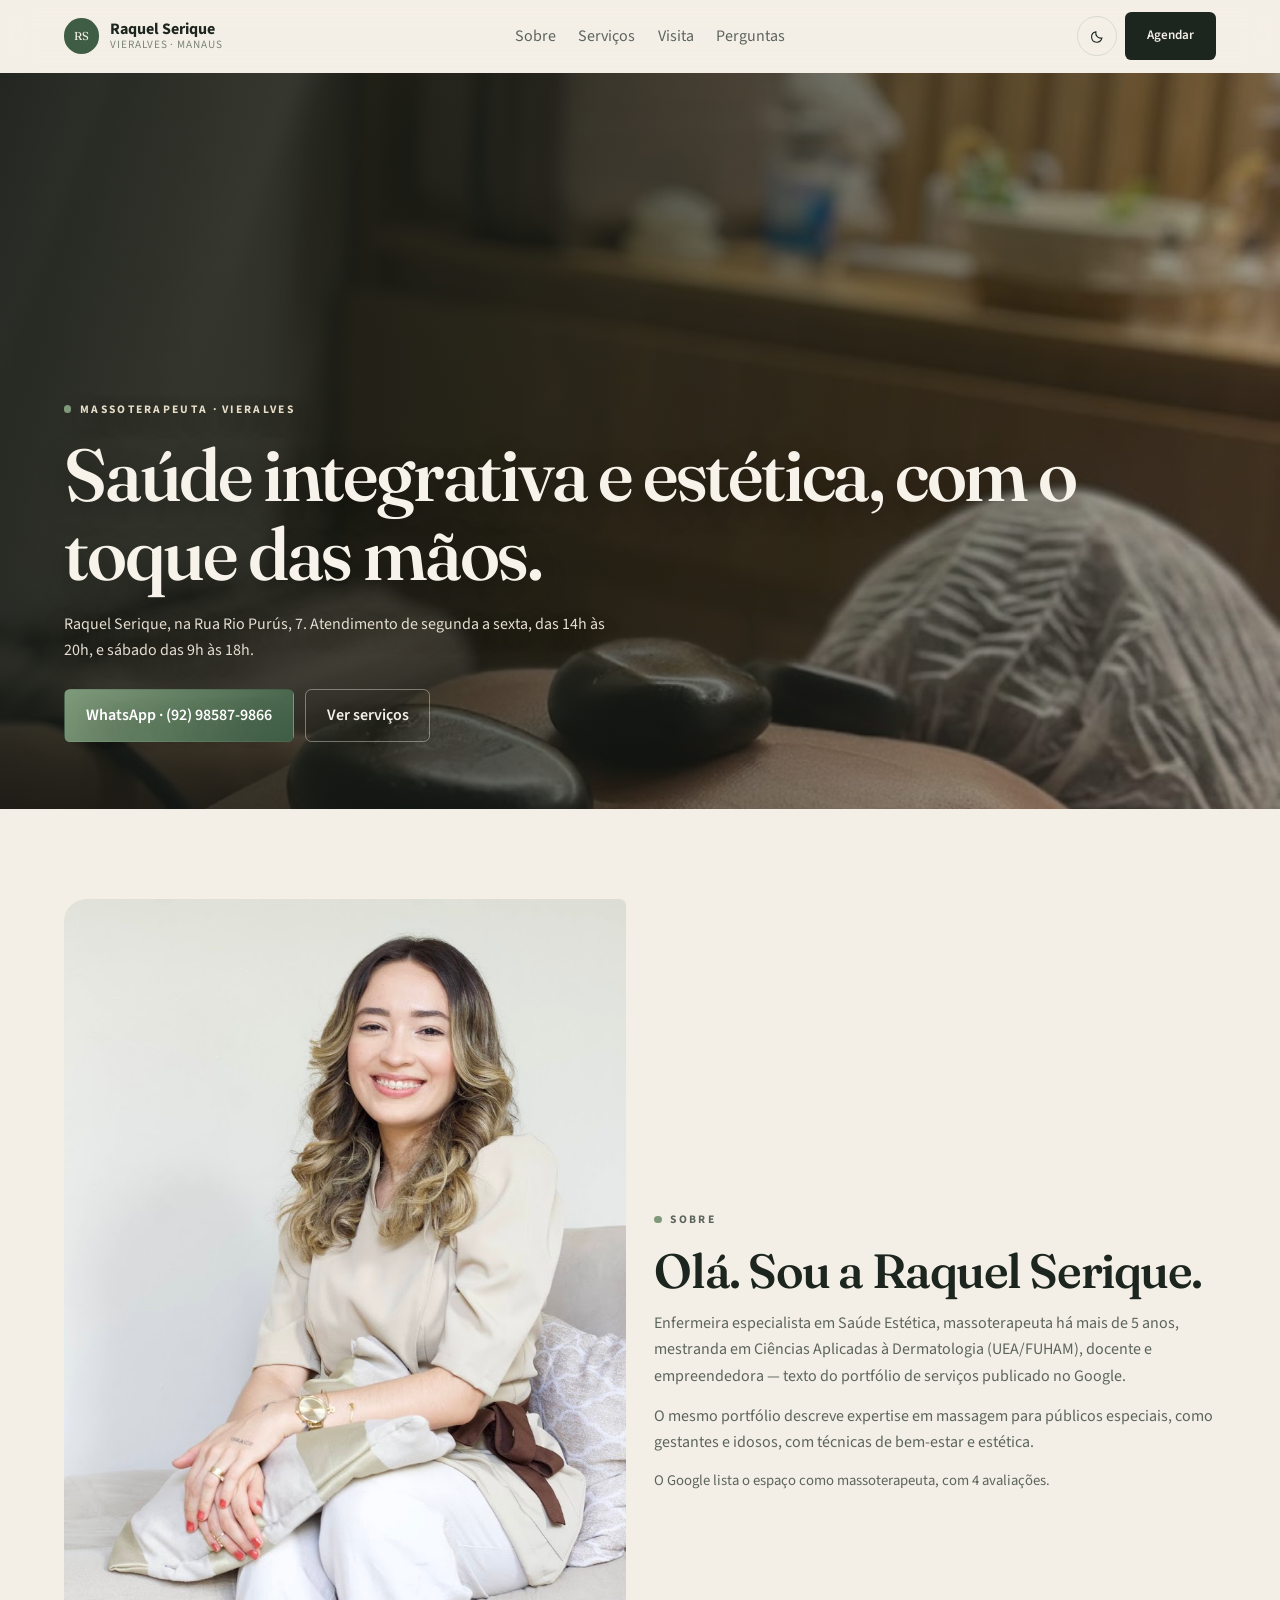
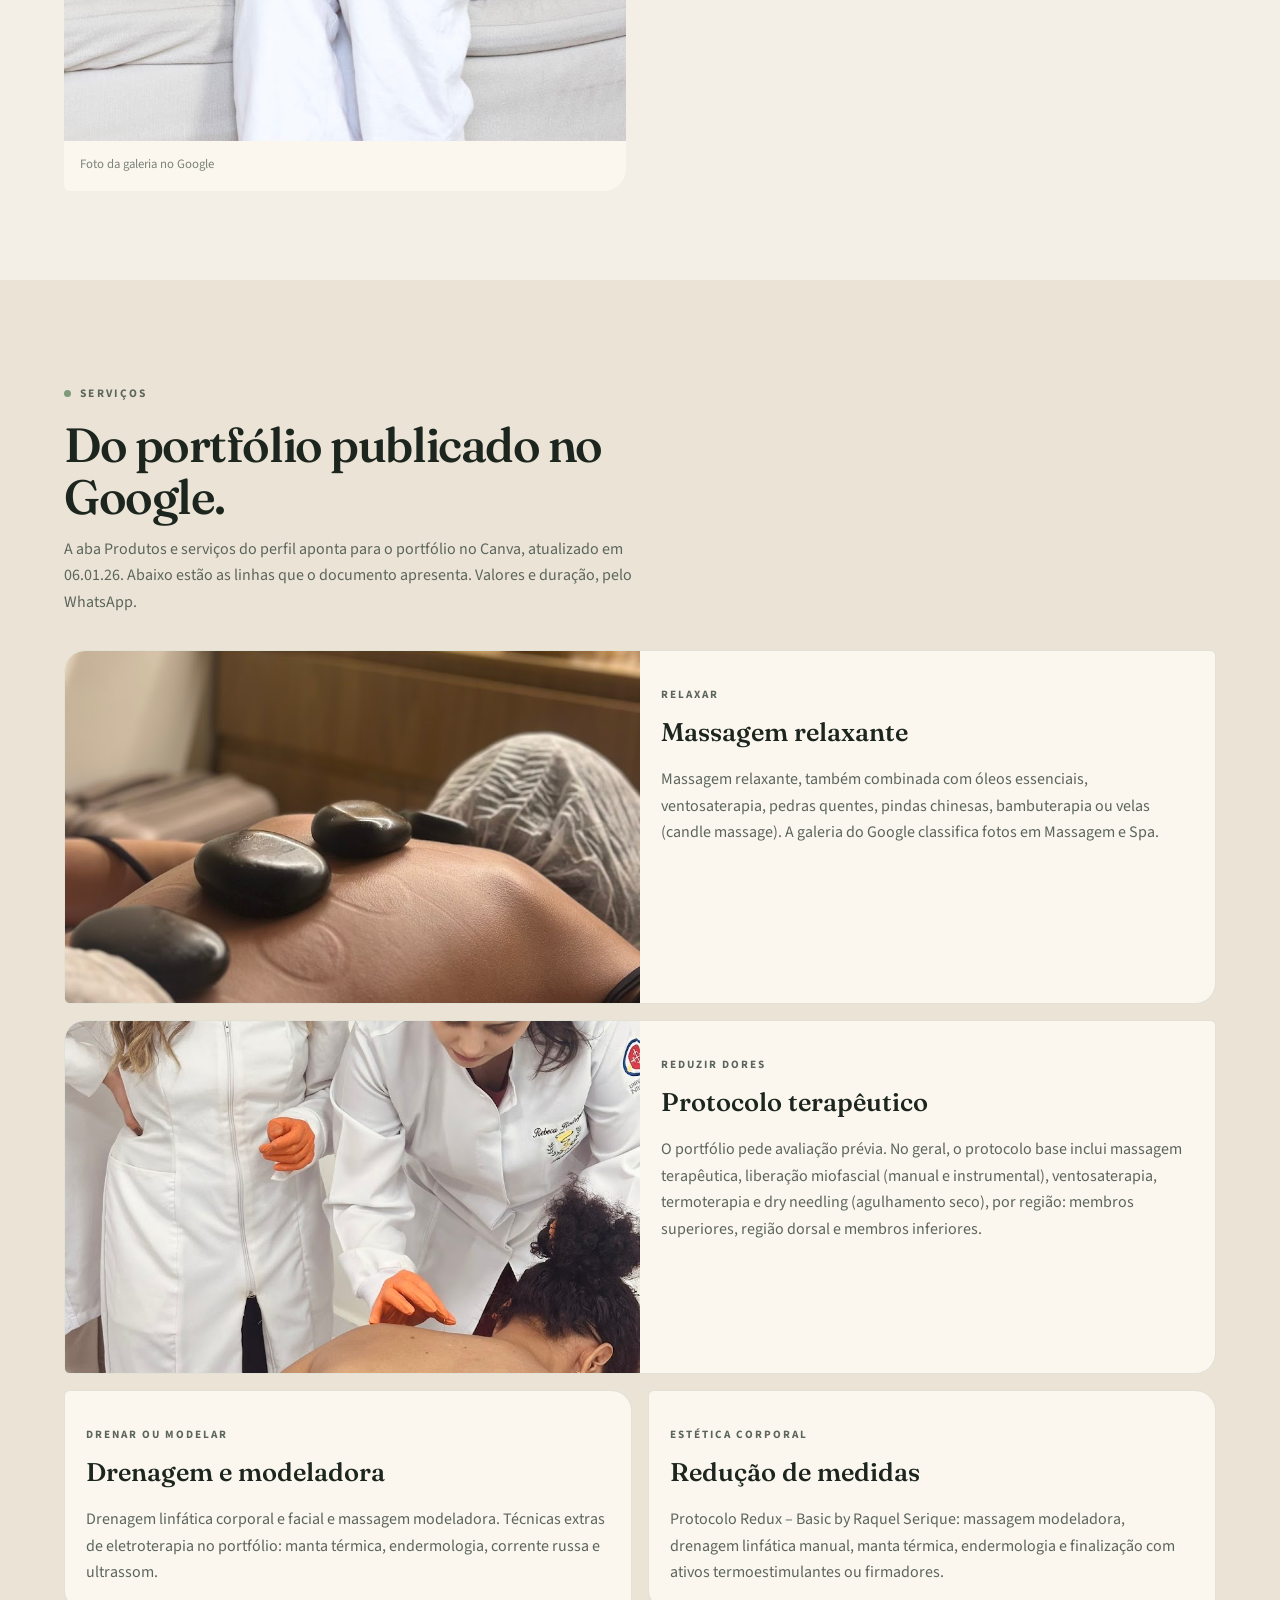
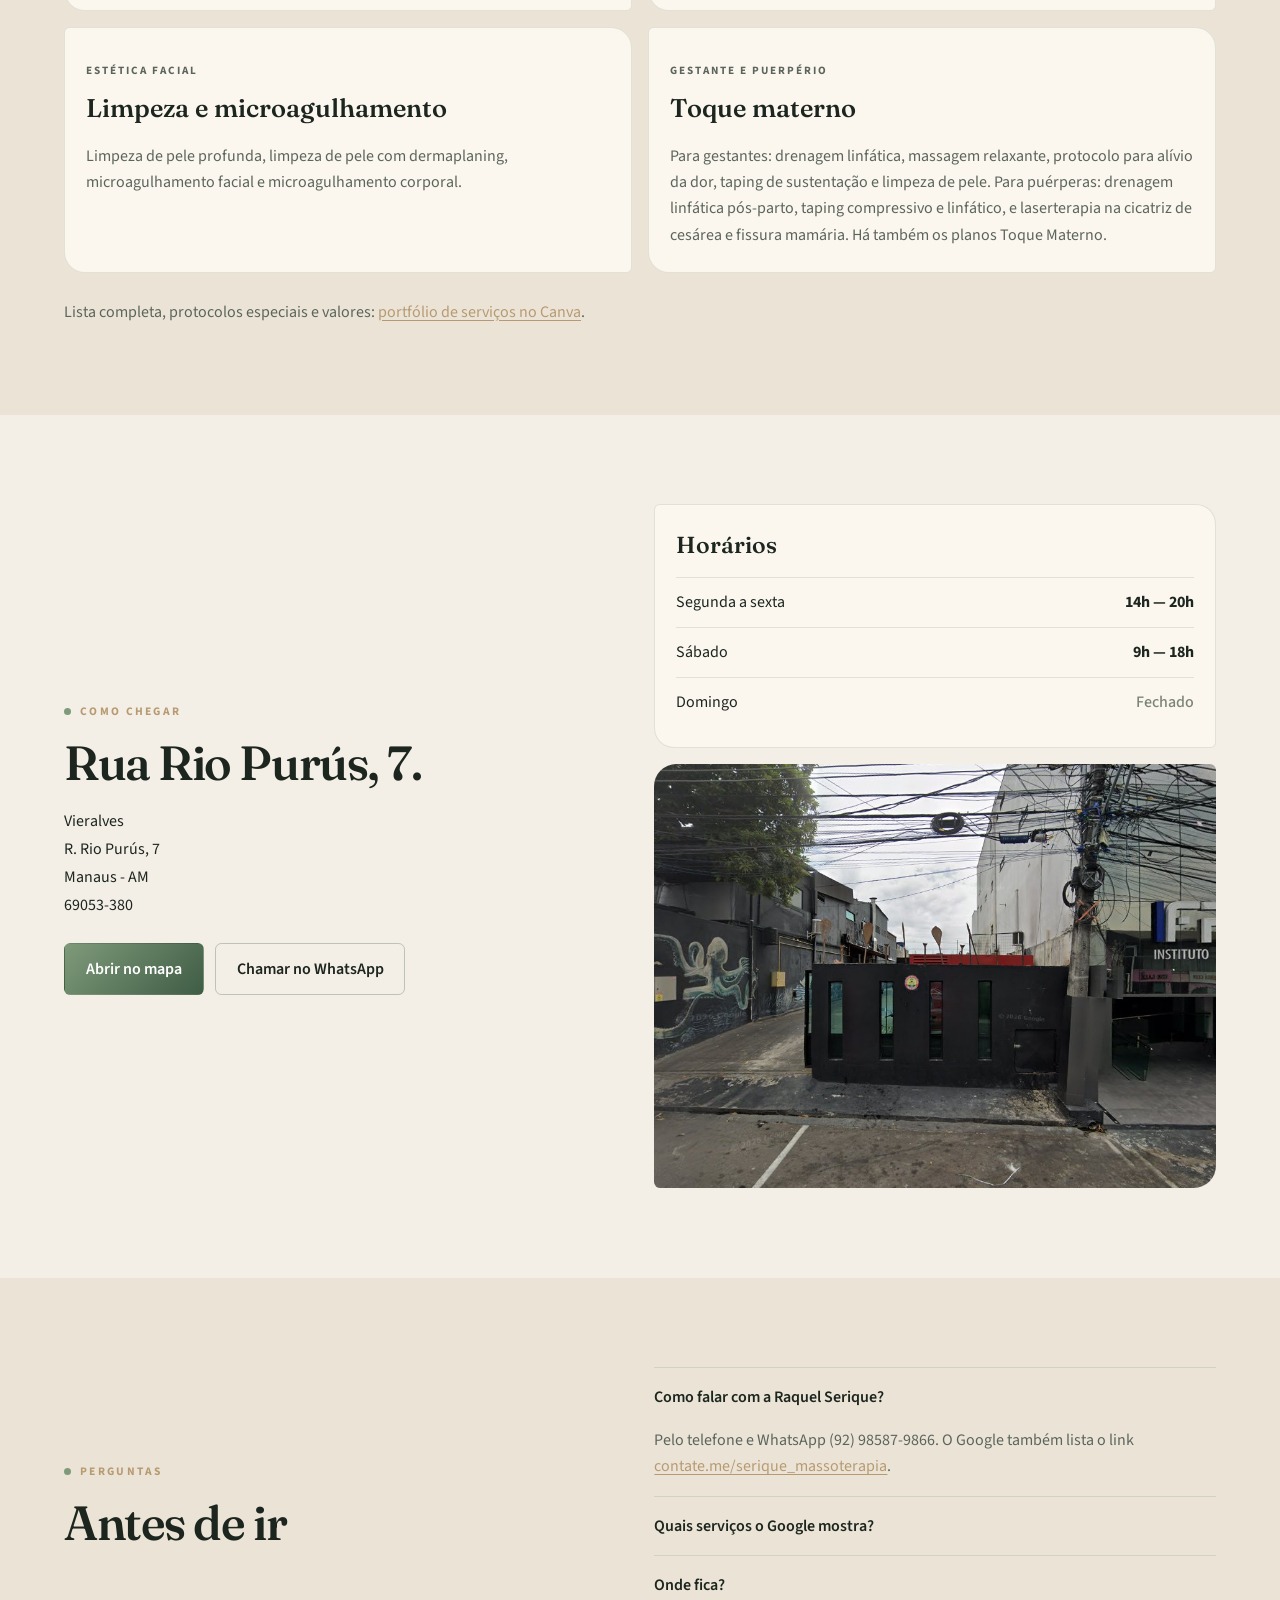
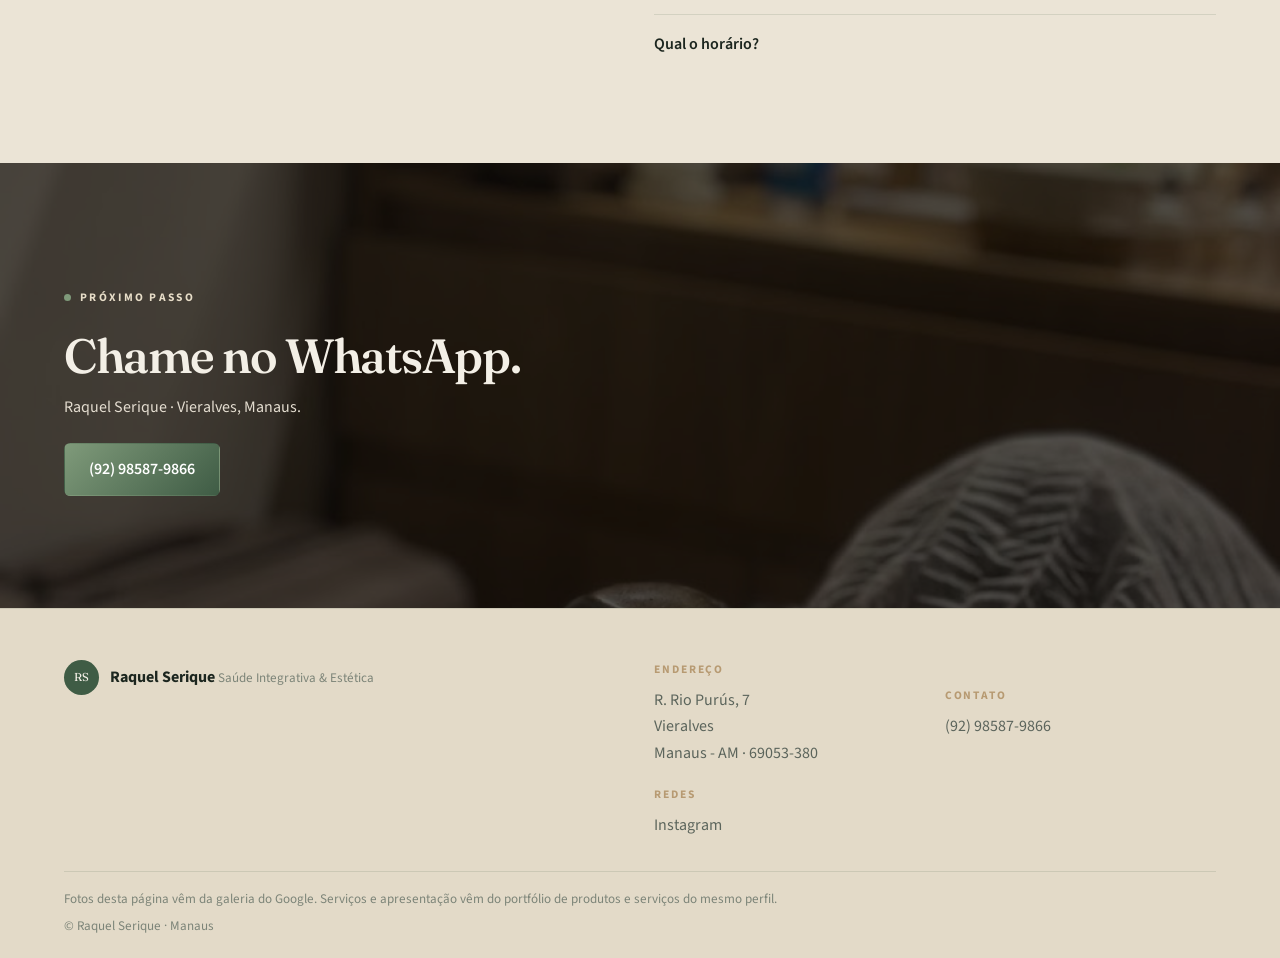
<file: raquel-serique-saude-integrativa/index.html>
<!doctype html>
<html lang="pt-BR" data-theme="dark">
  <head>
    <meta charset="UTF-8" />
    <meta name="viewport" content="width=device-width, initial-scale=1.0" />
    <meta
      name="description"
      content="Raquel Serique - Saúde Integrativa & Estética em Vieralves, Manaus. Massoterapeuta. Agende pelo WhatsApp (92) 98587-9866."
    />
    <title>Raquel Serique · Saúde Integrativa & Estética · Manaus</title>
    <link rel="preconnect" href="https://fonts.googleapis.com" />
    <link rel="preconnect" href="https://fonts.gstatic.com" crossorigin />
    <link
      href="https://fonts.googleapis.com/css2?family=Fraunces:ital,opsz,wght@0,9..144,400;0,9..144,560;0,9..144,650;1,9..144,400&family=Source+Sans+3:wght@400;500;600;700&display=swap"
      rel="stylesheet"
    />
    <link rel="stylesheet" href="/raquel-serique-saude-integrativa/index.css" />
    <script src="/raquel-serique-saude-integrativa/index.js" defer></script>
  </head>
  <body>
    <a class="skip-link" href="#conteudo">Pular para o conteúdo</a>

    <header class="site-header" data-header>
      <div class="header-inner">
        <a class="brand" href="#topo">
          <span class="brand-mark" aria-hidden="true">RS</span>
          <span class="brand-text">
            <strong>Raquel Serique</strong>
            <small>Vieralves · Manaus</small>
          </span>
        </a>
        <nav class="nav-desktop" aria-label="Seções da página">
          <a href="#sobre">Sobre</a>
          <a href="#servicos">Serviços</a>
          <a href="#visita">Visita</a>
          <a href="#perguntas">Perguntas</a>
        </nav>
        <div class="header-actions">
          <button
            class="theme-toggle"
            type="button"
            data-theme-toggle
            aria-label="Alternar tema"
          >
            <span class="theme-icon theme-icon-sun" aria-hidden="true">
              <svg viewBox="0 0 24 24" fill="none">
                <circle cx="12" cy="12" r="4" />
                <path
                  d="M12 3v1.6M12 19.4V21M4.9 4.9l1.1 1.1M18 18l1.1 1.1M3 12h1.6M19.4 12H21M4.9 19.1l1.1-1.1M18 6l1.1-1.1"
                />
              </svg>
            </span>
            <span class="theme-icon theme-icon-moon" aria-hidden="true">
              <svg viewBox="0 0 24 24" fill="none">
                <path
                  d="M18.4 14.2A7.2 7.2 0 0 1 9.8 5.6 7.4 7.4 0 1 0 18.4 14.2Z"
                />
              </svg>
            </span>
          </button>
          <a
            class="btn btn-header"
            href="https://wa.me/5592985879866?text=Olá,%20gostaria%20de%20agendar%20um%20horário%20na%20Raquel%20Serique."
            target="_blank"
            rel="noopener noreferrer"
          >
            Agendar
          </a>
          <button
            class="menu-toggle"
            type="button"
            data-menu-toggle
            aria-expanded="false"
            aria-controls="menu-mobile"
          >
            <span class="sr-only">Abrir menu</span>
            <span></span>
            <span></span>
          </button>
        </div>
      </div>
      <div class="menu-mobile" id="menu-mobile" data-menu hidden>
        <nav aria-label="Menu móvel">
          <a href="#sobre">Sobre</a>
          <a href="#servicos">Serviços</a>
          <a href="#visita">Visita</a>
          <a href="#perguntas">Perguntas</a>
          <a
            href="https://wa.me/5592985879866"
            target="_blank"
            rel="noopener noreferrer"
            >WhatsApp</a
          >
        </nav>
      </div>
    </header>

    <main id="conteudo">
      <section class="hero" id="topo">
        <img
          class="hero-bg"
          src="/raquel-serique-saude-integrativa/imagens/pedras.jpg"
          alt=""
          aria-hidden="true"
        />
        <div class="hero-veil"></div>
        <div class="hero-copy reveal">
          <p class="eyebrow light">
            <span class="eyebrow-dot"></span> Massoterapeuta · Vieralves
          </p>
          <h1>Saúde integrativa e estética, com o toque das mãos.</h1>
          <p class="hero-lead">
            Raquel Serique, na Rua Rio Purús, 7. Atendimento de segunda a
            sexta, das 14h às 20h, e sábado das 9h às 18h.
          </p>
          <div class="hero-cta">
            <a
              class="btn btn-primary"
              href="https://wa.me/5592985879866?text=Olá,%20gostaria%20de%20agendar%20um%20horário%20na%20Raquel%20Serique."
              target="_blank"
              rel="noopener noreferrer"
            >
              WhatsApp · (92) 98587-9866
            </a>
            <a class="btn btn-ghost-light" href="#servicos">Ver serviços</a>
          </div>
        </div>
      </section>

      <section class="about" id="sobre">
        <div class="section-wrap about-wrap">
          <figure class="about-shot reveal">
            <img
              src="/raquel-serique-saude-integrativa/imagens/retrato.jpg"
              alt="Raquel Serique, profissional da galeria do Google e do portfólio de serviços."
            />
            <figcaption>Foto da galeria no Google</figcaption>
          </figure>
          <div class="about-copy reveal">
            <p class="eyebrow"><span class="eyebrow-dot"></span> Sobre</p>
            <h2>Olá. Sou a Raquel Serique.</h2>
            <p>
              Enfermeira especialista em Saúde Estética, massoterapeuta há mais
              de 5 anos, mestranda em Ciências Aplicadas à Dermatologia
              (UEA/FUHAM), docente e empreendedora — texto do portfólio de
              serviços publicado no Google.
            </p>
            <p>
              O mesmo portfólio descreve expertise em massagem para públicos
              especiais, como gestantes e idosos, com técnicas de bem-estar e
              estética.
            </p>
            <p class="about-note">
              O Google lista o espaço como massoterapeuta, com 4 avaliações.
            </p>
          </div>
        </div>
      </section>

      <section class="services" id="servicos">
        <div class="section-wrap">
          <div class="section-head reveal">
            <p class="eyebrow"><span class="eyebrow-dot"></span> Serviços</p>
            <h2>Do portfólio publicado no Google.</h2>
            <p>
              A aba Produtos e serviços do perfil aponta para o portfólio no
              Canva, atualizado em 06.01.26. Abaixo estão as linhas que o
              documento apresenta. Valores e duração, pelo WhatsApp.
            </p>
          </div>

          <div class="service-stack">
            <article class="service-block reveal">
              <figure>
                <img
                  src="/raquel-serique-saude-integrativa/imagens/pedras.jpg"
                  alt="Massagem com pedras quentes nas costas, foto da galeria no Google. Sem rosto."
                />
              </figure>
              <div>
                <p class="service-kicker">Relaxar</p>
                <h3>Massagem relaxante</h3>
                <p>
                  Massagem relaxante, também combinada com óleos essenciais,
                  ventosaterapia, pedras quentes, pindas chinesas, bambuterapia
                  ou velas (candle massage). A galeria do Google classifica
                  fotos em Massagem e Spa.
                </p>
              </div>
            </article>

            <article class="service-block reveal">
              <figure>
                <img
                  src="/raquel-serique-saude-integrativa/imagens/atendimento.jpg"
                  alt="Atendimento de massagem na galeria do Google."
                />
              </figure>
              <div>
                <p class="service-kicker">Reduzir dores</p>
                <h3>Protocolo terapêutico</h3>
                <p>
                  O portfólio pede avaliação prévia. No geral, o protocolo base
                  inclui massagem terapêutica, liberação miofascial (manual e
                  instrumental), ventosaterapia, termoterapia e dry needling
                  (agulhamento seco), por região: membros superiores, região
                  dorsal e membros inferiores.
                </p>
              </div>
            </article>

            <article class="service-card-plain reveal">
              <p class="service-kicker">Drenar ou modelar</p>
              <h3>Drenagem e modeladora</h3>
              <p>
                Drenagem linfática corporal e facial e massagem modeladora.
                Técnicas extras de eletroterapia no portfólio: manta térmica,
                endermologia, corrente russa e ultrassom.
              </p>
            </article>

            <article class="service-card-plain reveal">
              <p class="service-kicker">Estética corporal</p>
              <h3>Redução de medidas</h3>
              <p>
                Protocolo Redux – Basic by Raquel Serique: massagem modeladora,
                drenagem linfática manual, manta térmica, endermologia e
                finalização com ativos termoestimulantes ou firmadores.
              </p>
            </article>

            <article class="service-card-plain reveal">
              <p class="service-kicker">Estética facial</p>
              <h3>Limpeza e microagulhamento</h3>
              <p>
                Limpeza de pele profunda, limpeza de pele com dermaplaning,
                microagulhamento facial e microagulhamento corporal.
              </p>
            </article>

            <article class="service-card-plain reveal">
              <p class="service-kicker">Gestante e puerpério</p>
              <h3>Toque materno</h3>
              <p>
                Para gestantes: drenagem linfática, massagem relaxante,
                protocolo para alívio da dor, taping de sustentação e limpeza
                de pele. Para puérperas: drenagem linfática pós-parto, taping
                compressivo e linfático, e laserterapia na cicatriz de cesárea
                e fissura mamária. Há também os planos Toque Materno.
              </p>
            </article>
          </div>

          <p class="portfolio-link reveal">
            Lista completa, protocolos especiais e valores:
            <a
              href="https://www.canva.com/design/DAGVAJZQ2gY/net6hhbMp76b9ig7FtmG9A/view"
              target="_blank"
              rel="noopener noreferrer"
              >portfólio de serviços no Canva</a
            >.
          </p>
        </div>
      </section>

      <section class="visit" id="visita">
        <div class="section-wrap visit-wrap">
          <div class="visit-copy reveal">
            <p class="eyebrow"><span class="eyebrow-dot"></span> Como chegar</p>
            <h2>Rua Rio Purús, 7.</h2>
            <address>
              Vieralves<br />
              R. Rio Purús, 7<br />
              Manaus - AM<br />
              69053-380
            </address>
            <div class="visit-actions">
              <a
                class="btn btn-primary"
                href="https://www.google.com/maps/search/?api=1&query=Raquel+Serique+Saúde+Integrativa+Estética,+Rua+Rio+Purús,+7,+Manaus"
                target="_blank"
                rel="noopener noreferrer"
              >
                Abrir no mapa
              </a>
              <a
                class="btn btn-ghost"
                href="https://wa.me/5592985879866?text=Olá,%20gostaria%20de%20agendar%20um%20horário%20na%20Raquel%20Serique."
                target="_blank"
                rel="noopener noreferrer"
              >
                Chamar no WhatsApp
              </a>
            </div>
          </div>
          <div class="visit-board reveal">
            <div class="hours-card">
              <h3>Horários</h3>
              <ul>
                <li>
                  <span>Segunda a sexta</span><strong>14h — 20h</strong>
                </li>
                <li><span>Sábado</span><strong>9h — 18h</strong></li>
                <li class="closed">
                  <span>Domingo</span><strong>Fechado</strong>
                </li>
              </ul>
            </div>
            <figure class="map-shot">
              <img
                src="/raquel-serique-saude-integrativa/imagens/rua.jpg"
                alt="Street View da Rua Rio Purús, no Vieralves, Manaus."
              />
              <figcaption>Street View da rua · Google</figcaption>
            </figure>
          </div>
        </div>
      </section>

      <section class="faq" id="perguntas">
        <div class="section-wrap faq-wrap">
          <div class="faq-intro reveal">
            <p class="eyebrow"><span class="eyebrow-dot"></span> Perguntas</p>
            <h2>Antes de ir</h2>
          </div>
          <div class="faq-list">
            <details class="faq-item reveal" open>
              <summary>Como falar com a Raquel Serique?</summary>
              <p>
                Pelo telefone e WhatsApp (92) 98587-9866. O Google também lista
                o link
                <a
                  href="https://contate.me/serique_massoterapia"
                  target="_blank"
                  rel="noopener noreferrer"
                  >contate.me/serique_massoterapia</a
                >.
              </p>
            </details>
            <details class="faq-item reveal">
              <summary>Quais serviços o Google mostra?</summary>
              <p>
                Massoterapeuta, com fotos em Massagem e Spa. O portfólio de
                produtos e serviços detalha massagem relaxante, protocolo para
                dores, drenagem e modeladora, estética corporal e facial, e
                atendimento a gestante e puerpério.
              </p>
            </details>
            <details class="faq-item reveal">
              <summary>Onde fica?</summary>
              <p>
                Vieralves — Rua Rio Purús, 7, Manaus - AM, CEP 69053-380.
              </p>
            </details>
            <details class="faq-item reveal">
              <summary>Qual o horário?</summary>
              <p>
                Segunda a sexta, das 14h às 20h. Sábado, das 9h às 18h. Domingo
                fechado.
              </p>
            </details>
          </div>
        </div>
      </section>

      <section class="final-cta" id="agendar">
        <img
          class="cta-bg"
          src="/raquel-serique-saude-integrativa/imagens/pedras.jpg"
          alt=""
          aria-hidden="true"
        />
        <div class="section-wrap cta-wrap reveal">
          <p class="eyebrow light">
            <span class="eyebrow-dot"></span> Próximo passo
          </p>
          <h2>Chame no WhatsApp.</h2>
          <p>Raquel Serique · Vieralves, Manaus.</p>
          <a
            class="btn btn-primary btn-lg"
            href="https://wa.me/5592985879866?text=Olá,%20gostaria%20de%20agendar%20um%20horário%20na%20Raquel%20Serique."
            target="_blank"
            rel="noopener noreferrer"
          >
            (92) 98587-9866
          </a>
        </div>
      </section>
    </main>

    <footer class="site-footer">
      <div class="section-wrap footer-wrap">
        <div class="footer-brand">
          <span class="brand-mark" aria-hidden="true">RS</span>
          <div>
            <strong>Raquel Serique</strong>
            <span>Saúde Integrativa &amp; Estética</span>
          </div>
        </div>
        <div class="footer-cols">
          <div>
            <h3>Endereço</h3>
            <p>
              R. Rio Purús, 7<br />Vieralves<br />Manaus - AM · 69053-380
            </p>
          </div>
          <div>
            <h3>Contato</h3>
            <p>
              <a
                href="https://wa.me/5592985879866"
                target="_blank"
                rel="noopener noreferrer"
                >(92) 98587-9866</a
              >
            </p>
          </div>
          <div>
            <h3>Redes</h3>
            <p>
              <a
                href="https://www.instagram.com/enf.raquelserique/"
                target="_blank"
                rel="noopener noreferrer"
                >Instagram</a
              >
            </p>
          </div>
        </div>
      </div>
      <div class="footer-base">
        <p>
          Fotos desta página vêm da galeria do Google. Serviços e apresentação
          vêm do portfólio de produtos e serviços do mesmo perfil.
        </p>
        <p>© Raquel Serique · Manaus</p>
      </div>
    </footer>
  </body>
</html>
</file>
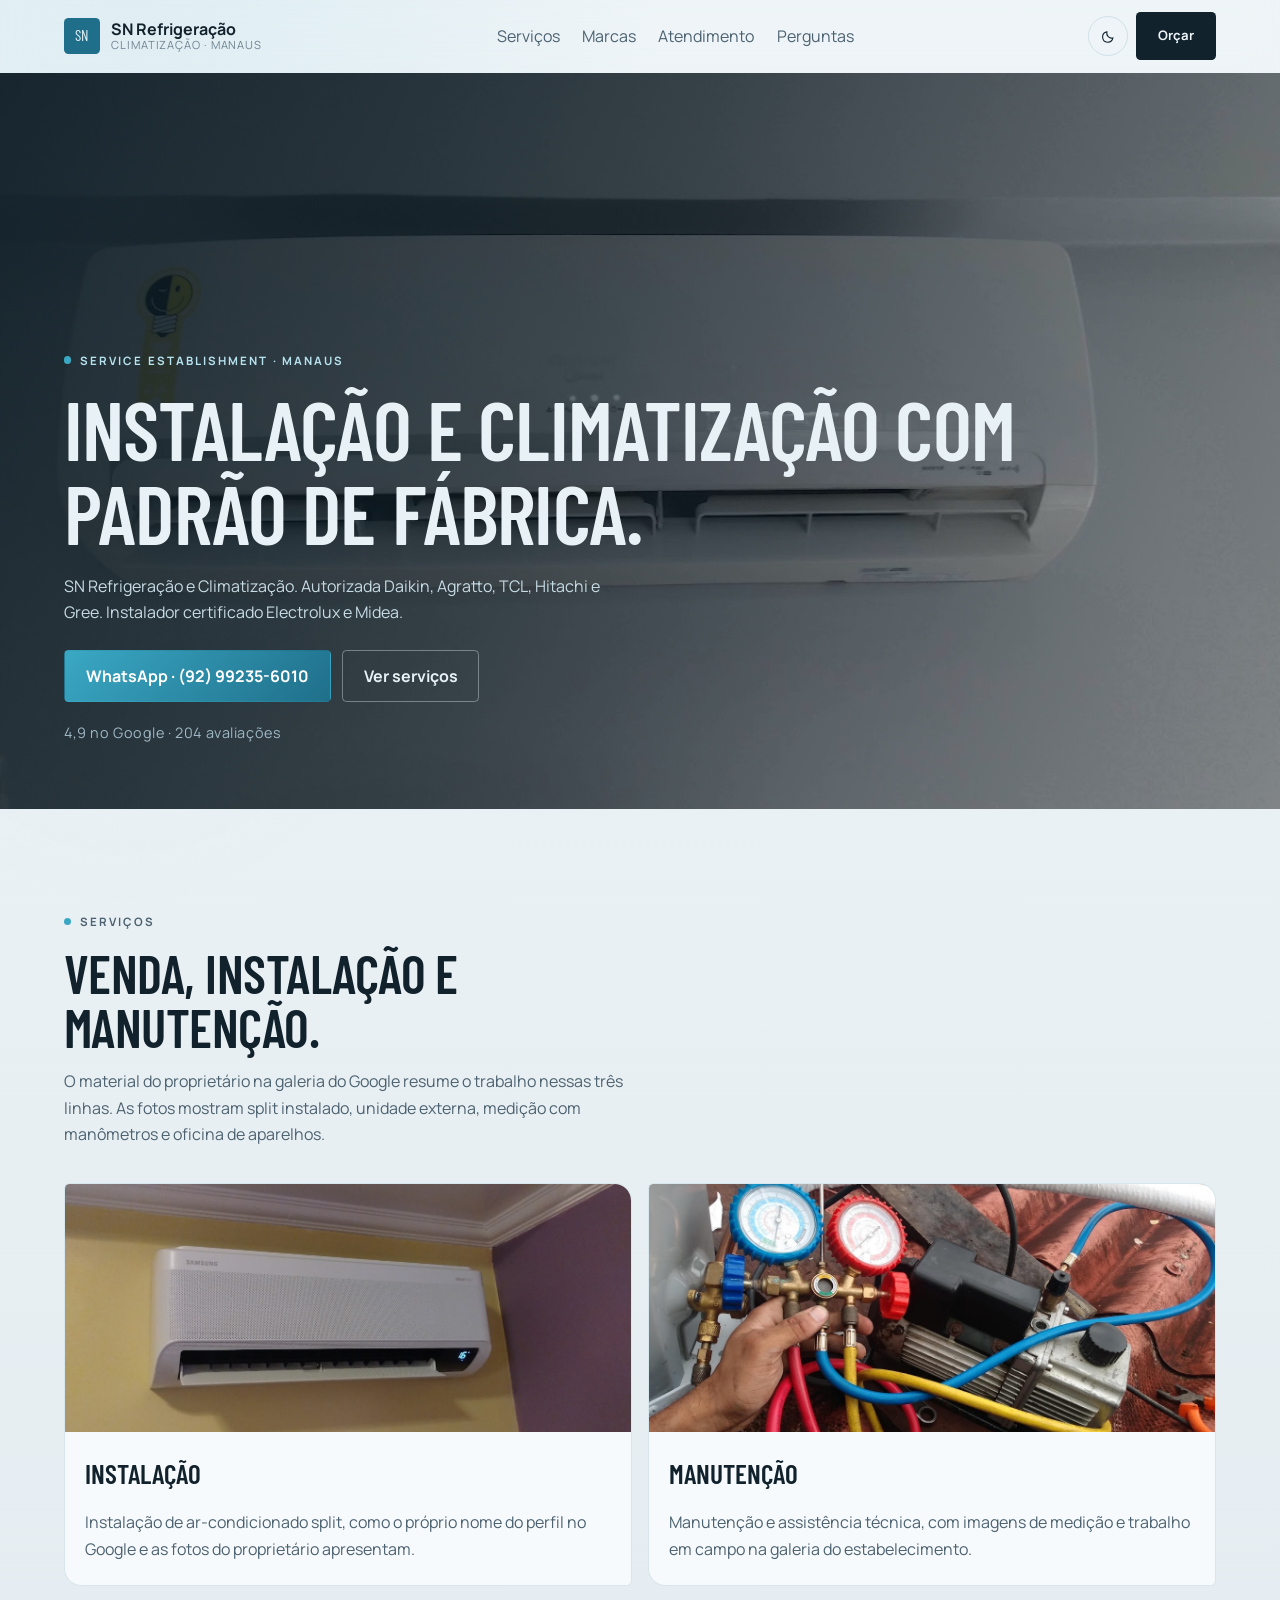
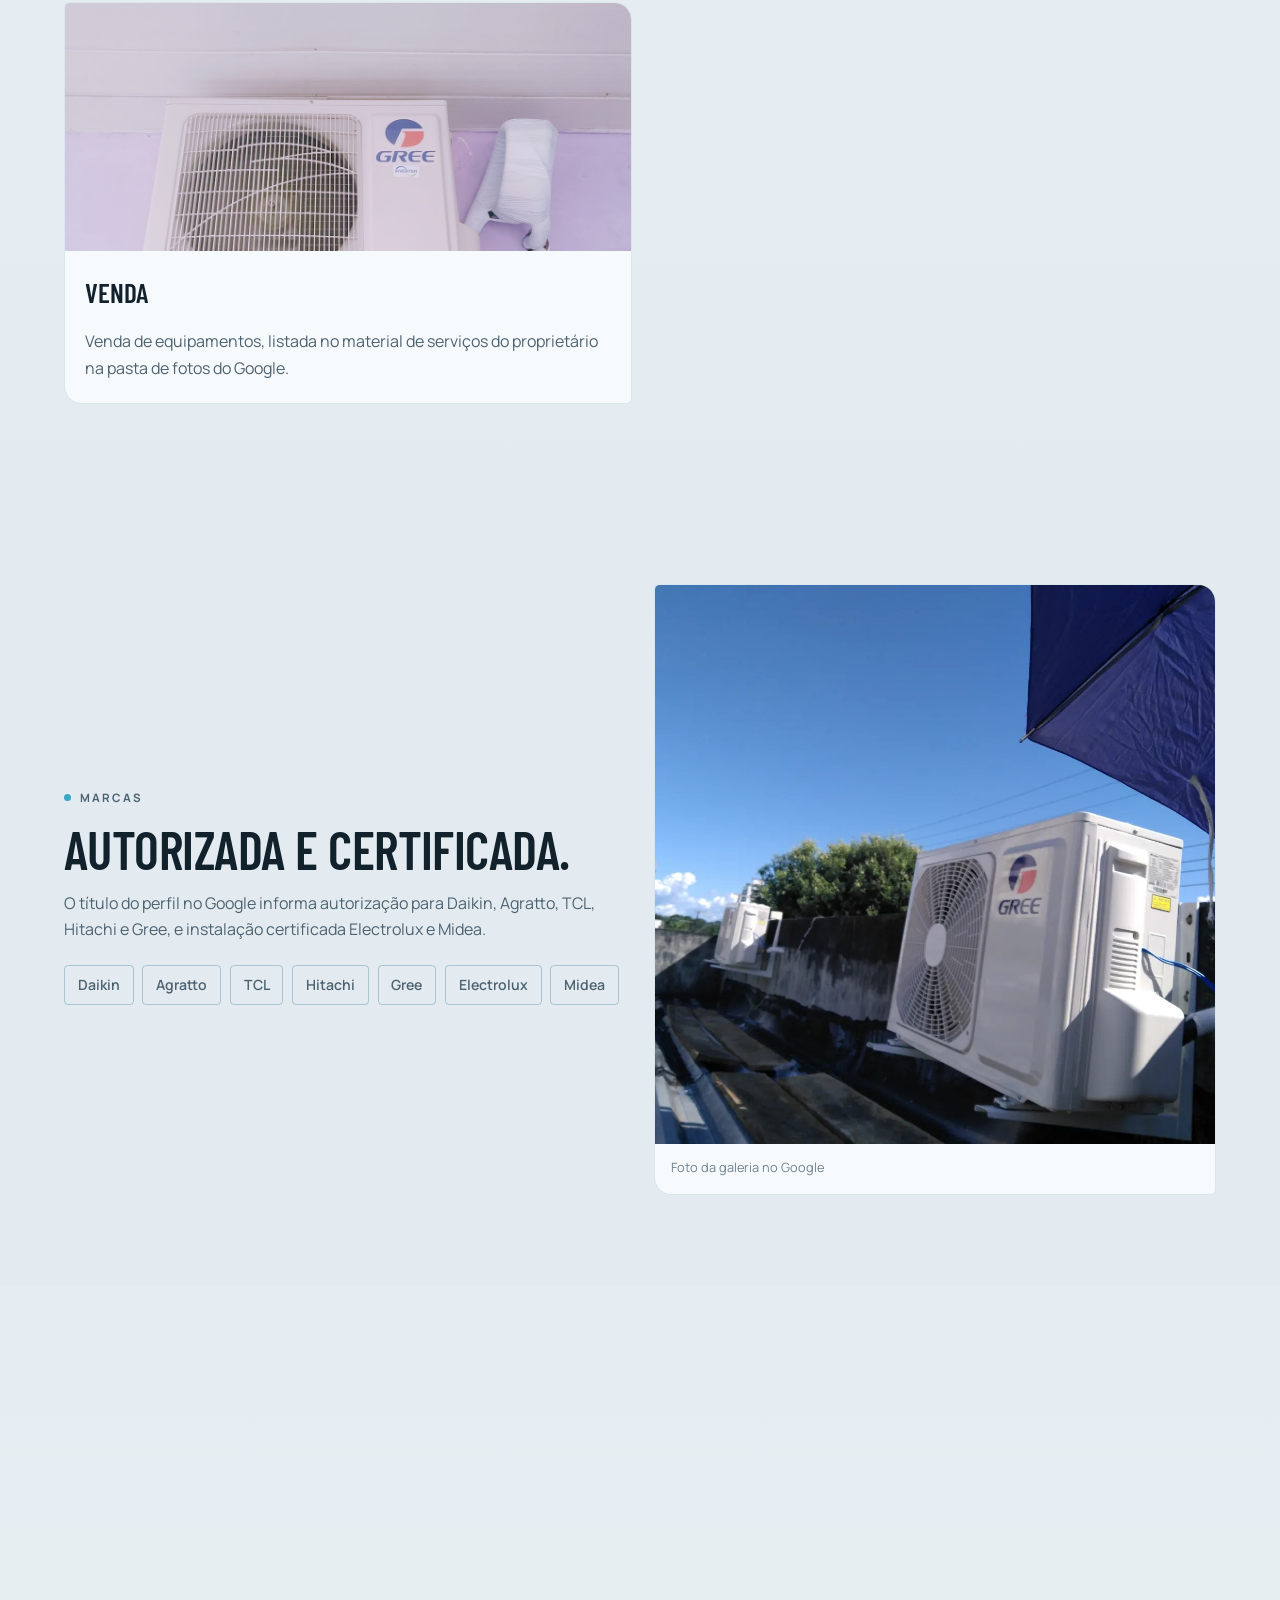
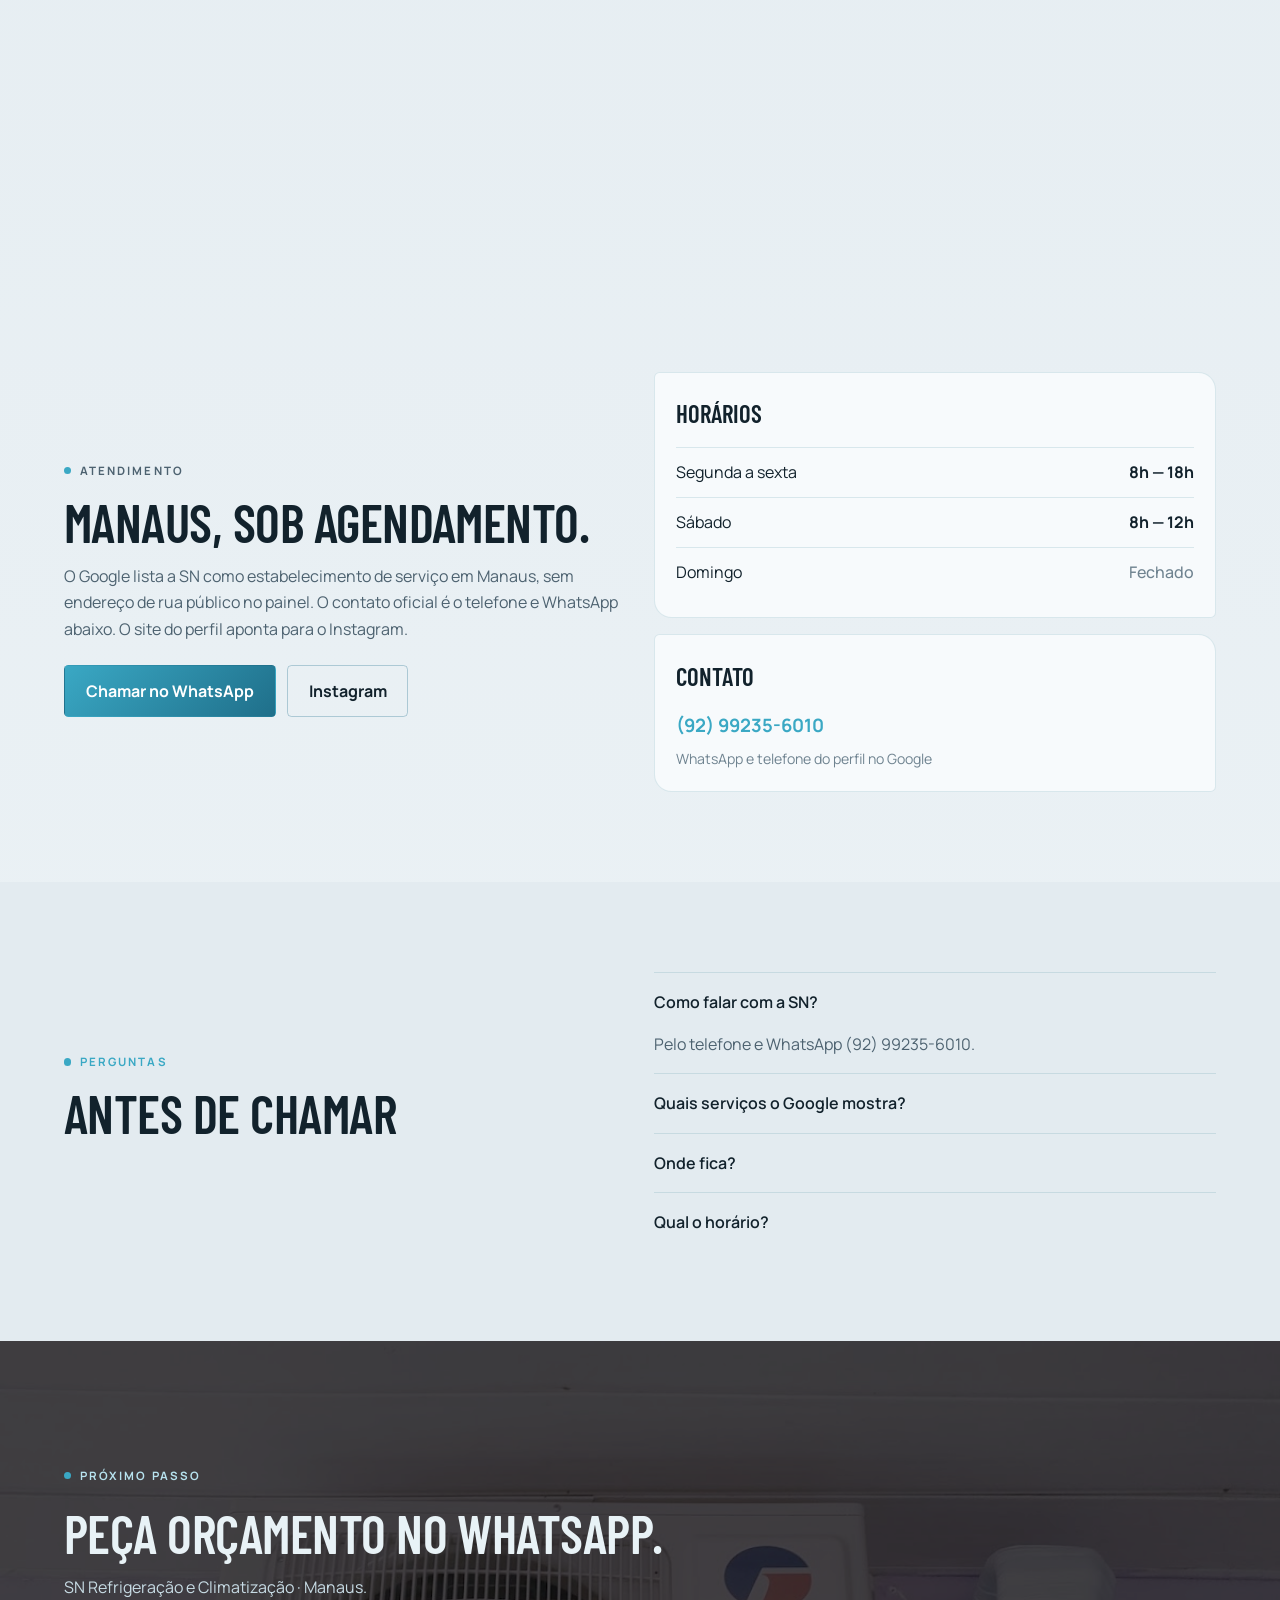
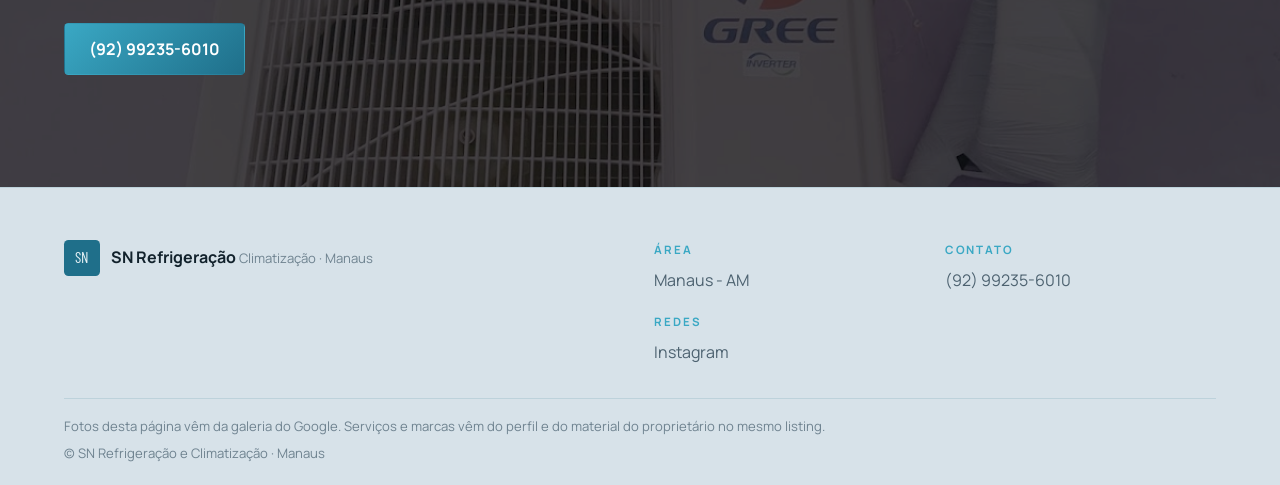
<file: sn-refrigeracao-e-climatizacao/index.html>
<!doctype html>
<html lang="pt-BR" data-theme="dark">
  <head>
    <meta charset="UTF-8" />
    <meta name="viewport" content="width=device-width, initial-scale=1.0" />
    <meta
      name="description"
      content="SN Refrigeração e Climatização em Manaus. Venda, instalação e manutenção de ar-condicionado. Autorizada Daikin, Agratto, TCL, Hitachi e Gree. WhatsApp (92) 99235-6010."
    />
    <title>SN Refrigeração e Climatização · Manaus</title>
    <link rel="preconnect" href="https://fonts.googleapis.com" />
    <link rel="preconnect" href="https://fonts.gstatic.com" crossorigin />
    <link
      href="https://fonts.googleapis.com/css2?family=Barlow+Condensed:wght@500;600;700&family=Manrope:wght@400;500;600;700&display=swap"
      rel="stylesheet"
    />
    <link rel="stylesheet" href="/sn-refrigeracao-e-climatizacao/index.css" />
    <script src="/sn-refrigeracao-e-climatizacao/index.js" defer></script>
  </head>
  <body>
    <a class="skip-link" href="#conteudo">Pular para o conteúdo</a>

    <header class="site-header" data-header>
      <div class="header-inner">
        <a class="brand" href="#topo">
          <span class="brand-mark" aria-hidden="true">SN</span>
          <span class="brand-text">
            <strong>SN Refrigeração</strong>
            <small>Climatização · Manaus</small>
          </span>
        </a>
        <nav class="nav-desktop" aria-label="Seções da página">
          <a href="#servicos">Serviços</a>
          <a href="#marcas">Marcas</a>
          <a href="#atendimento">Atendimento</a>
          <a href="#perguntas">Perguntas</a>
        </nav>
        <div class="header-actions">
          <button
            class="theme-toggle"
            type="button"
            data-theme-toggle
            aria-label="Alternar tema"
          >
            <span class="theme-icon theme-icon-sun" aria-hidden="true">
              <svg viewBox="0 0 24 24" fill="none">
                <circle cx="12" cy="12" r="4" />
                <path
                  d="M12 3v1.6M12 19.4V21M4.9 4.9l1.1 1.1M18 18l1.1 1.1M3 12h1.6M19.4 12H21M4.9 19.1l1.1-1.1M18 6l1.1-1.1"
                />
              </svg>
            </span>
            <span class="theme-icon theme-icon-moon" aria-hidden="true">
              <svg viewBox="0 0 24 24" fill="none">
                <path
                  d="M18.4 14.2A7.2 7.2 0 0 1 9.8 5.6 7.4 7.4 0 1 0 18.4 14.2Z"
                />
              </svg>
            </span>
          </button>
          <a
            class="btn btn-header"
            href="https://wa.me/5592992356010?text=Olá,%20gostaria%20de%20um%20orçamento%20com%20a%20SN%20Refrigeração."
            target="_blank"
            rel="noopener noreferrer"
          >
            Orçar
          </a>
          <button
            class="menu-toggle"
            type="button"
            data-menu-toggle
            aria-expanded="false"
            aria-controls="menu-mobile"
          >
            <span class="sr-only">Abrir menu</span>
            <span></span>
            <span></span>
          </button>
        </div>
      </div>
      <div class="menu-mobile" id="menu-mobile" data-menu hidden>
        <nav aria-label="Menu móvel">
          <a href="#servicos">Serviços</a>
          <a href="#marcas">Marcas</a>
          <a href="#atendimento">Atendimento</a>
          <a href="#perguntas">Perguntas</a>
          <a
            href="https://wa.me/5592992356010"
            target="_blank"
            rel="noopener noreferrer"
            >WhatsApp</a
          >
        </nav>
      </div>
    </header>

    <main id="conteudo">
      <section class="hero" id="topo">
        <img
          class="hero-bg"
          src="/sn-refrigeracao-e-climatizacao/imagens/split-interno.jpg"
          alt=""
          aria-hidden="true"
        />
        <div class="hero-veil"></div>
        <div class="hero-copy reveal">
          <p class="eyebrow light">
            <span class="eyebrow-dot"></span> Service establishment · Manaus
          </p>
          <h1>Instalação e climatização com padrão de fábrica.</h1>
          <p class="hero-lead">
            SN Refrigeração e Climatização. Autorizada Daikin, Agratto, TCL,
            Hitachi e Gree. Instalador certificado Electrolux e Midea.
          </p>
          <div class="hero-cta">
            <a
              class="btn btn-primary"
              href="https://wa.me/5592992356010?text=Olá,%20gostaria%20de%20um%20orçamento%20com%20a%20SN%20Refrigeração."
              target="_blank"
              rel="noopener noreferrer"
            >
              WhatsApp · (92) 99235-6010
            </a>
            <a class="btn btn-ghost-light" href="#servicos">Ver serviços</a>
          </div>
          <p class="hero-meta">4,9 no Google · 204 avaliações</p>
        </div>
      </section>

      <section class="services" id="servicos">
        <div class="section-wrap">
          <div class="section-head reveal">
            <p class="eyebrow"><span class="eyebrow-dot"></span> Serviços</p>
            <h2>Venda, instalação e manutenção.</h2>
            <p>
              O material do proprietário na galeria do Google resume o trabalho
              nessas três linhas. As fotos mostram split instalado, unidade
              externa, medição com manômetros e oficina de aparelhos.
            </p>
          </div>

          <div class="service-grid">
            <article class="service-card reveal">
              <img
                src="/sn-refrigeracao-e-climatizacao/imagens/instalacao.jpg"
                alt="Aparelho split instalado na parede, foto da galeria no Google."
              />
              <div>
                <h3>Instalação</h3>
                <p>
                  Instalação de ar-condicionado split, como o próprio nome do
                  perfil no Google e as fotos do proprietário apresentam.
                </p>
              </div>
            </article>

            <article class="service-card reveal">
              <img
                src="/sn-refrigeracao-e-climatizacao/imagens/manometros.jpg"
                alt="Manômetros e mangueiras ligados a unidade de ar-condicionado, foto do Google."
              />
              <div>
                <h3>Manutenção</h3>
                <p>
                  Manutenção e assistência técnica, com imagens de medição e
                  trabalho em campo na galeria do estabelecimento.
                </p>
              </div>
            </article>

            <article class="service-card reveal">
              <img
                src="/sn-refrigeracao-e-climatizacao/imagens/unidade-externa.jpg"
                alt="Unidade externa Gree instalada, foto da galeria no Google."
              />
              <div>
                <h3>Venda</h3>
                <p>
                  Venda de equipamentos, listada no material de serviços do
                  proprietário na pasta de fotos do Google.
                </p>
              </div>
            </article>
          </div>
        </div>
      </section>

      <section class="brands" id="marcas">
        <div class="section-wrap brands-wrap">
          <div class="brands-copy reveal">
            <p class="eyebrow"><span class="eyebrow-dot"></span> Marcas</p>
            <h2>Autorizada e certificada.</h2>
            <p>
              O título do perfil no Google informa autorização para Daikin,
              Agratto, TCL, Hitachi e Gree, e instalação certificada Electrolux
              e Midea.
            </p>
            <ul class="brand-list">
              <li>Daikin</li>
              <li>Agratto</li>
              <li>TCL</li>
              <li>Hitachi</li>
              <li>Gree</li>
              <li>Electrolux</li>
              <li>Midea</li>
            </ul>
          </div>
          <figure class="brands-shot reveal">
            <img
              src="/sn-refrigeracao-e-climatizacao/imagens/externa-cobertura.jpg"
              alt="Unidade condensadora instalada em área externa, foto do Google."
            />
            <figcaption>Foto da galeria no Google</figcaption>
          </figure>
        </div>
      </section>

      <section class="gallery" id="trabalho">
        <div class="section-wrap">
          <div class="section-head reveal">
            <p class="eyebrow"><span class="eyebrow-dot"></span> Galeria</p>
            <h2>Do Google Photos.</h2>
          </div>
          <div class="gallery-grid">
            <figure class="reveal">
              <img
                src="/sn-refrigeracao-e-climatizacao/imagens/oficina.jpg"
                alt="Aparelhos e peças em oficina, foto da galeria no Google."
              />
            </figure>
            <figure class="reveal">
              <img
                src="/sn-refrigeracao-e-climatizacao/imagens/split-interno.jpg"
                alt="Unidade interna split na parede, foto da galeria no Google."
              />
            </figure>
            <figure class="reveal">
              <img
                src="/sn-refrigeracao-e-climatizacao/imagens/servicos-banner.jpg"
                alt="Material do proprietário: venda, instalação e manutenção."
              />
            </figure>
          </div>
        </div>
      </section>

      <section class="visit" id="atendimento">
        <div class="section-wrap visit-wrap">
          <div class="visit-copy reveal">
            <p class="eyebrow"><span class="eyebrow-dot"></span> Atendimento</p>
            <h2>Manaus, sob agendamento.</h2>
            <p>
              O Google lista a SN como estabelecimento de serviço em Manaus,
              sem endereço de rua público no painel. O contato oficial é o
              telefone e WhatsApp abaixo. O site do perfil aponta para o
              Instagram.
            </p>
            <div class="visit-actions">
              <a
                class="btn btn-primary"
                href="https://wa.me/5592992356010?text=Olá,%20gostaria%20de%20um%20orçamento%20com%20a%20SN%20Refrigeração."
                target="_blank"
                rel="noopener noreferrer"
              >
                Chamar no WhatsApp
              </a>
              <a
                class="btn btn-ghost"
                href="https://www.instagram.com/snrefriclima"
                target="_blank"
                rel="noopener noreferrer"
              >
                Instagram
              </a>
            </div>
          </div>
          <div class="visit-board reveal">
            <div class="hours-card">
              <h3>Horários</h3>
              <ul>
                <li>
                  <span>Segunda a sexta</span><strong>8h — 18h</strong>
                </li>
                <li><span>Sábado</span><strong>8h — 12h</strong></li>
                <li class="closed">
                  <span>Domingo</span><strong>Fechado</strong>
                </li>
              </ul>
            </div>
            <div class="contact-card">
              <h3>Contato</h3>
              <p>
                <a
                  href="https://wa.me/5592992356010"
                  target="_blank"
                  rel="noopener noreferrer"
                  >(92) 99235-6010</a
                >
              </p>
              <p class="faint">WhatsApp e telefone do perfil no Google</p>
            </div>
          </div>
        </div>
      </section>

      <section class="faq" id="perguntas">
        <div class="section-wrap faq-wrap">
          <div class="faq-intro reveal">
            <p class="eyebrow"><span class="eyebrow-dot"></span> Perguntas</p>
            <h2>Antes de chamar</h2>
          </div>
          <div class="faq-list">
            <details class="faq-item reveal" open>
              <summary>Como falar com a SN?</summary>
              <p>Pelo telefone e WhatsApp (92) 99235-6010.</p>
            </details>
            <details class="faq-item reveal">
              <summary>Quais serviços o Google mostra?</summary>
              <p>
                Venda, instalação e manutenção de ar-condicionado, conforme o
                material do proprietário na galeria. O perfil também destaca
                autorização e certificação das marcas listadas acima.
              </p>
            </details>
            <details class="faq-item reveal">
              <summary>Onde fica?</summary>
              <p>
                Em Manaus. O painel do Google não publica endereço de rua; o
                atendimento é combinado pelo WhatsApp.
              </p>
            </details>
            <details class="faq-item reveal">
              <summary>Qual o horário?</summary>
              <p>
                Segunda a sexta, das 8h às 18h. Sábado, das 8h às 12h. Domingo
                fechado.
              </p>
            </details>
          </div>
        </div>
      </section>

      <section class="final-cta" id="agendar">
        <img
          class="cta-bg"
          src="/sn-refrigeracao-e-climatizacao/imagens/unidade-externa.jpg"
          alt=""
          aria-hidden="true"
        />
        <div class="section-wrap cta-wrap reveal">
          <p class="eyebrow light">
            <span class="eyebrow-dot"></span> Próximo passo
          </p>
          <h2>Peça orçamento no WhatsApp.</h2>
          <p>SN Refrigeração e Climatização · Manaus.</p>
          <a
            class="btn btn-primary btn-lg"
            href="https://wa.me/5592992356010?text=Olá,%20gostaria%20de%20um%20orçamento%20com%20a%20SN%20Refrigeração."
            target="_blank"
            rel="noopener noreferrer"
          >
            (92) 99235-6010
          </a>
        </div>
      </section>
    </main>

    <footer class="site-footer">
      <div class="section-wrap footer-wrap">
        <div class="footer-brand">
          <span class="brand-mark" aria-hidden="true">SN</span>
          <div>
            <strong>SN Refrigeração</strong>
            <span>Climatização · Manaus</span>
          </div>
        </div>
        <div class="footer-cols">
          <div>
            <h3>Área</h3>
            <p>Manaus - AM</p>
          </div>
          <div>
            <h3>Contato</h3>
            <p>
              <a
                href="https://wa.me/5592992356010"
                target="_blank"
                rel="noopener noreferrer"
                >(92) 99235-6010</a
              >
            </p>
          </div>
          <div>
            <h3>Redes</h3>
            <p>
              <a
                href="https://www.instagram.com/snrefriclima"
                target="_blank"
                rel="noopener noreferrer"
                >Instagram</a
              >
            </p>
          </div>
        </div>
      </div>
      <div class="footer-base">
        <p>
          Fotos desta página vêm da galeria do Google. Serviços e marcas vêm do
          perfil e do material do proprietário no mesmo listing.
        </p>
        <p>© SN Refrigeração e Climatização · Manaus</p>
      </div>
    </footer>
  </body>
</html>
</file>
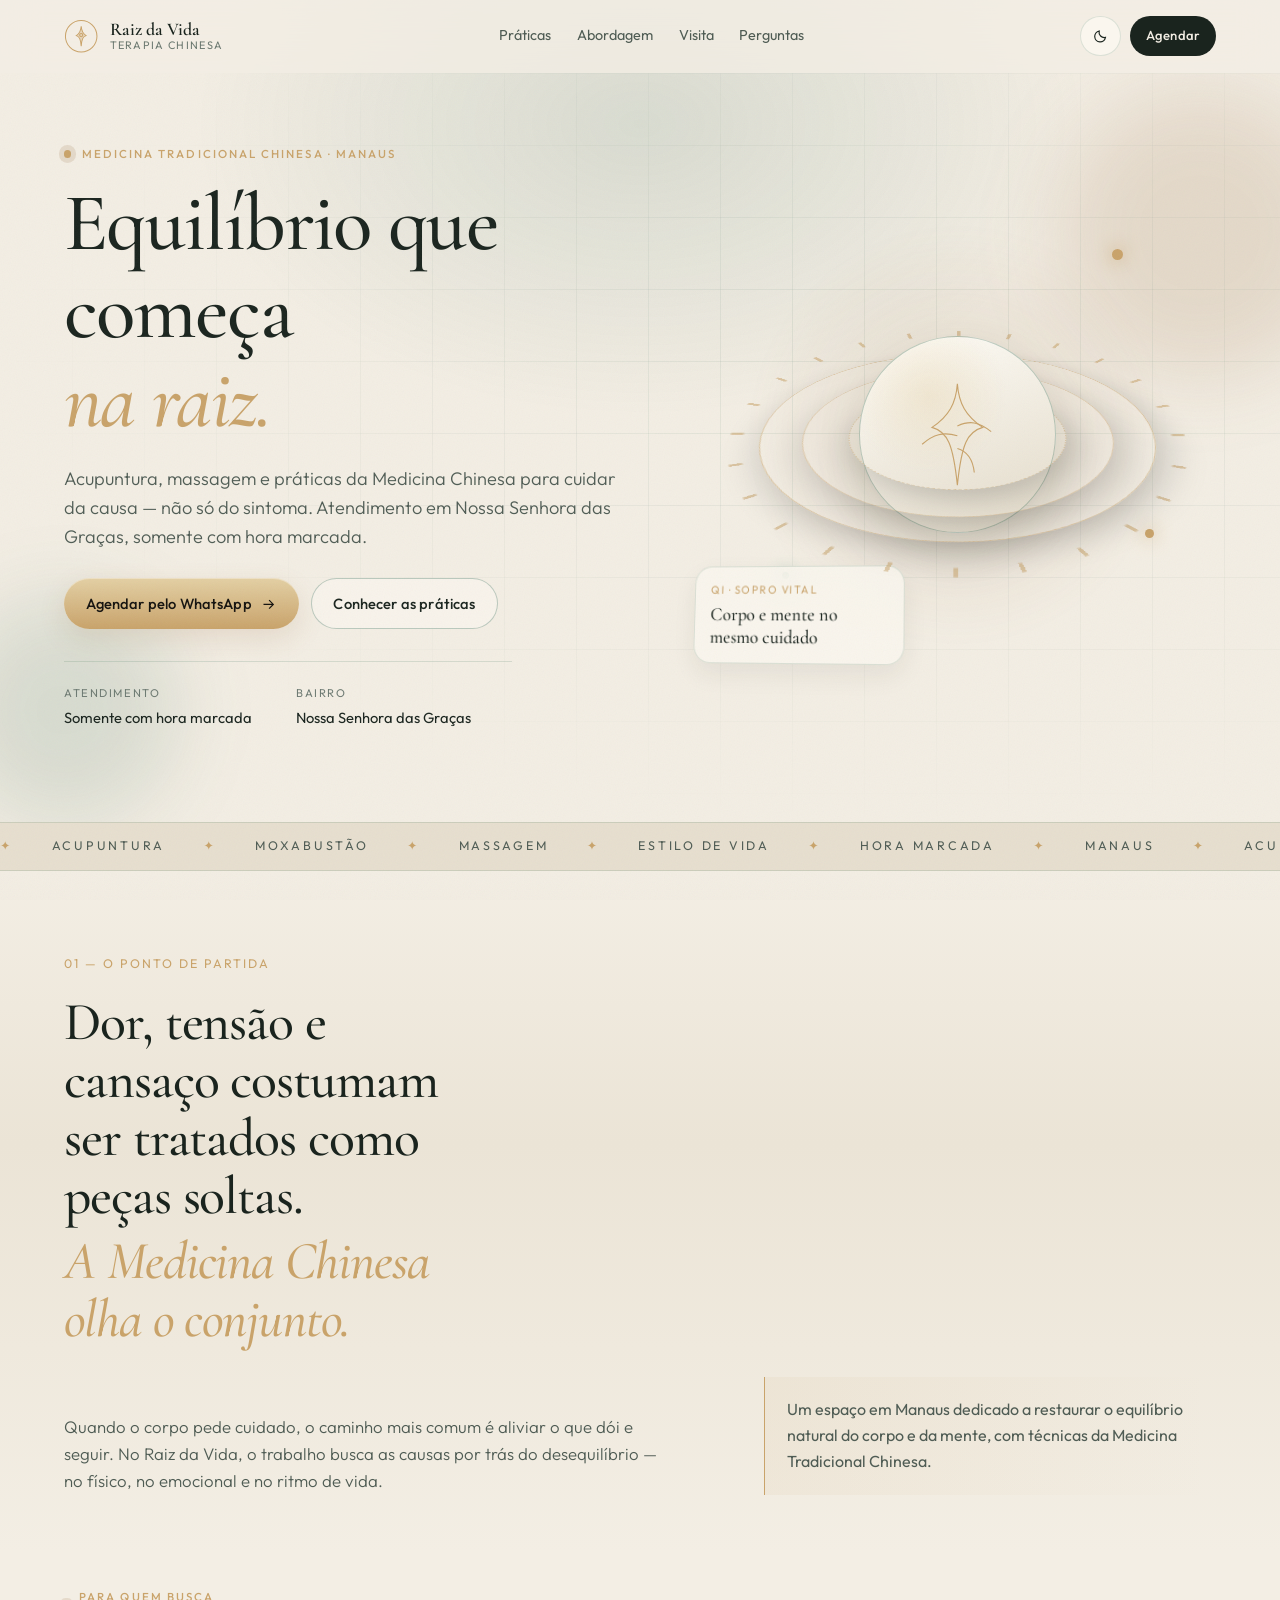
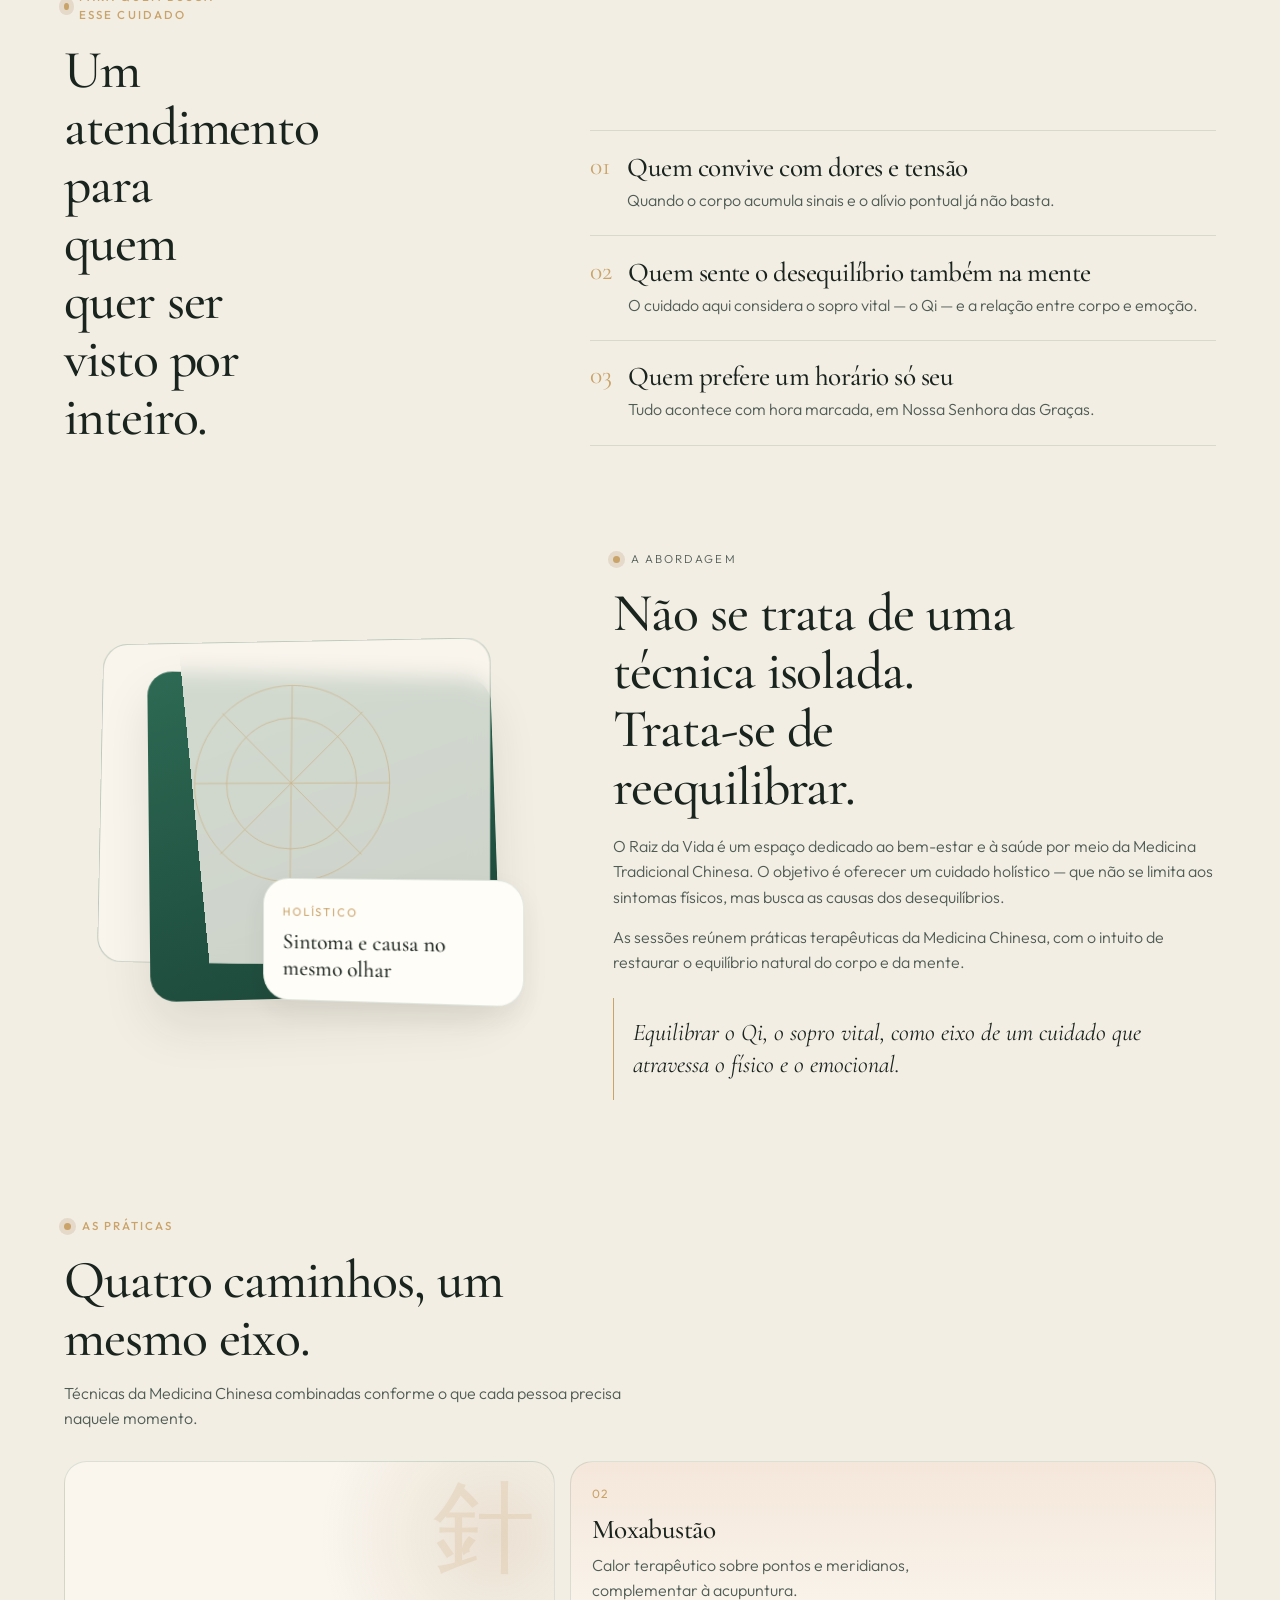
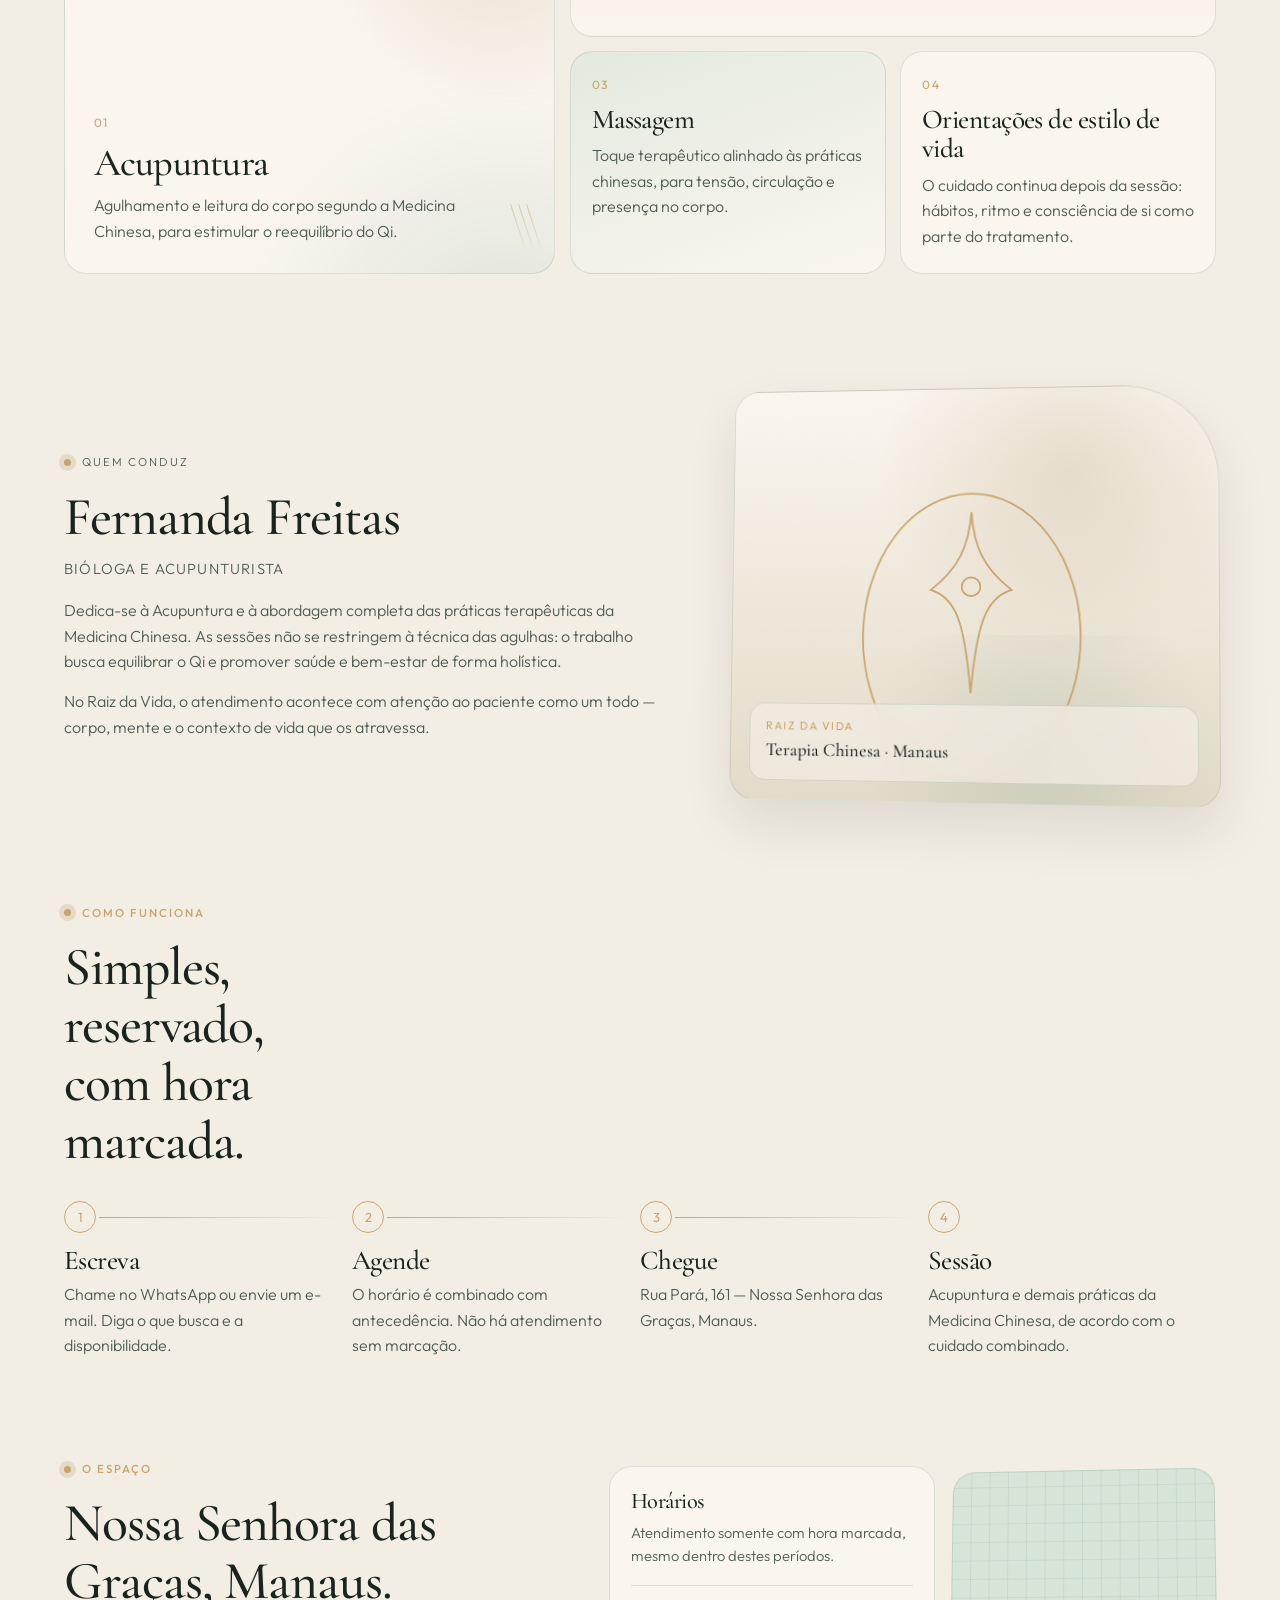
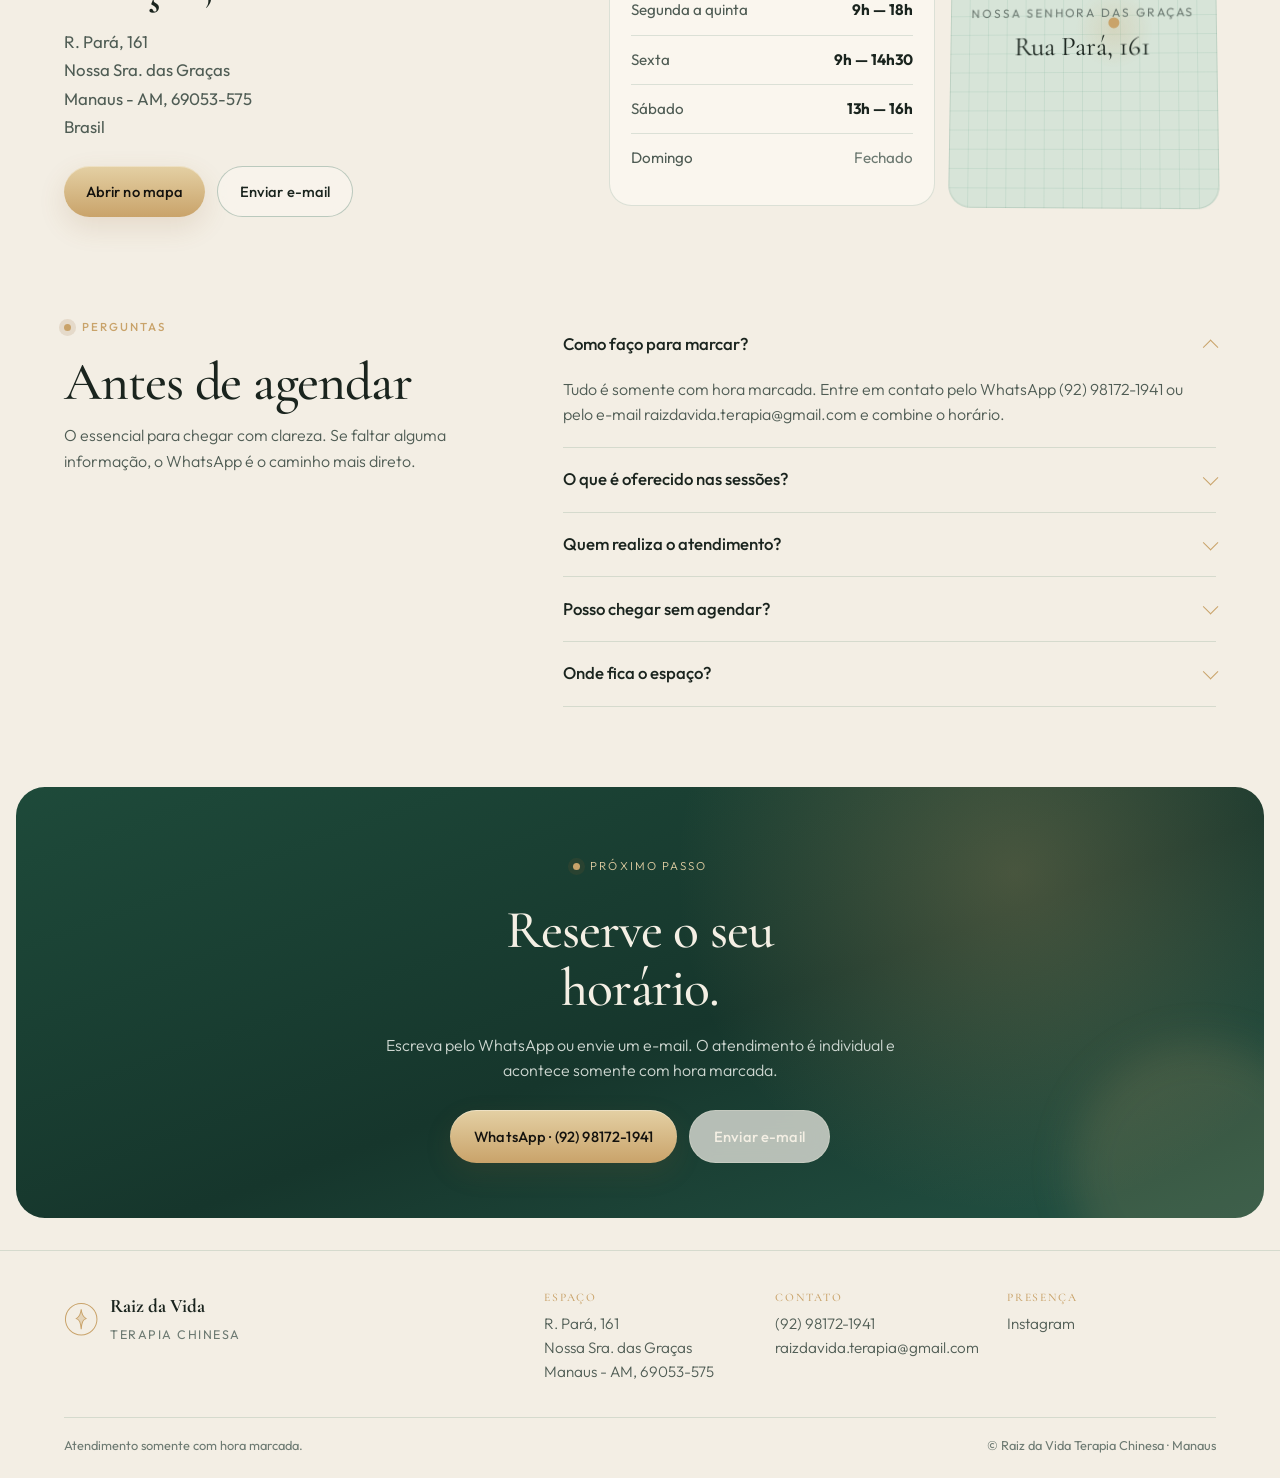
<file: pages/landing-page-01/index.html>
<!DOCTYPE html>
<html lang="pt-BR" data-theme="dark">
  <head>
    <meta charset="UTF-8" />
    <meta name="viewport" content="width=device-width, initial-scale=1.0" />
    <meta
      name="description"
      content="Raiz da Vida Terapia Chinesa em Manaus. Acupuntura, moxabustão, massagem e orientações de estilo de vida. Atendimento com hora marcada em Nossa Senhora das Graças."
    />
    <title>Raiz da Vida · Terapia Chinesa em Manaus</title>
    <link rel="preconnect" href="https://fonts.googleapis.com" />
    <link rel="preconnect" href="https://fonts.gstatic.com" crossorigin />
    <link
      href="https://fonts.googleapis.com/css2?family=Cormorant+Garamond:ital,wght@0,400;0,500;0,600;0,700;1,400;1,500&family=Outfit:wght@300;400;500;600;700&display=swap"
      rel="stylesheet"
    />
    <link rel="stylesheet" href="./index.css" />
  </head>
  <body>
    <a class="skip-link" href="#conteudo">Pular para o conteúdo</a>

    <div class="page-glow" aria-hidden="true"></div>
    <div class="page-grain" aria-hidden="true"></div>

    <header class="site-header" data-header>
      <div class="header-inner">
        <a class="brand" href="#topo" aria-label="Raiz da Vida — início">
          <span class="brand-mark" aria-hidden="true">
            <svg viewBox="0 0 48 48" fill="none">
              <circle cx="24" cy="24" r="22" />
              <path d="M24 10c.4 6 2.2 10 6.8 13.2C26.4 24.6 24.8 28 24 38c-.8-10-2.4-13.4-6.8-14.8C21.8 20 23.6 16 24 10Z" />
              <circle cx="24" cy="22.5" r="2.2" />
            </svg>
          </span>
          <span class="brand-text">
            <strong>Raiz da Vida</strong>
            <small>Terapia Chinesa</small>
          </span>
        </a>

        <nav class="nav-desktop" aria-label="Seções da página">
          <a href="#praticas">Práticas</a>
          <a href="#abordagem">Abordagem</a>
          <a href="#visita">Visita</a>
          <a href="#perguntas">Perguntas</a>
        </nav>

        <div class="header-actions">
          <button class="theme-toggle" type="button" data-theme-toggle aria-label="Alternar tema">
            <span class="theme-icon theme-icon-sun" aria-hidden="true">
              <svg viewBox="0 0 24 24" fill="none">
                <circle cx="12" cy="12" r="4" />
                <path d="M12 3v1.6M12 19.4V21M4.9 4.9l1.1 1.1M18 18l1.1 1.1M3 12h1.6M19.4 12H21M4.9 19.1l1.1-1.1M18 6l1.1-1.1" />
              </svg>
            </span>
            <span class="theme-icon theme-icon-moon" aria-hidden="true">
              <svg viewBox="0 0 24 24" fill="none">
                <path d="M18.4 14.2A7.2 7.2 0 0 1 9.8 5.6 7.4 7.4 0 1 0 18.4 14.2Z" />
              </svg>
            </span>
          </button>
          <a
            class="btn btn-header"
            href="https://wa.me/5592981721941?text=Olá,%20gostaria%20de%20agendar%20um%20horário%20na%20Raiz%20da%20Vida%20Terapia%20Chinesa."
            target="_blank"
            rel="noopener noreferrer"
          >
            Agendar
          </a>
          <button class="menu-toggle" type="button" data-menu-toggle aria-expanded="false" aria-controls="menu-mobile">
            <span class="sr-only">Abrir menu</span>
            <span></span>
            <span></span>
          </button>
        </div>
      </div>

      <div class="menu-mobile" id="menu-mobile" data-menu hidden>
        <nav aria-label="Menu móvel">
          <a href="#praticas">Práticas</a>
          <a href="#abordagem">Abordagem</a>
          <a href="#visita">Visita</a>
          <a href="#perguntas">Perguntas</a>
          <a
            href="https://wa.me/5592981721941?text=Olá,%20gostaria%20de%20agendar%20um%20horário%20na%20Raiz%20da%20Vida%20Terapia%20Chinesa."
            target="_blank"
            rel="noopener noreferrer"
          >
            WhatsApp
          </a>
        </nav>
      </div>
    </header>

    <main id="conteudo">
      <section class="hero" id="topo">
        <div class="hero-orb hero-orb-a" aria-hidden="true"></div>
        <div class="hero-orb hero-orb-b" aria-hidden="true"></div>
        <div class="hero-grid" aria-hidden="true"></div>

        <div class="hero-layout">
          <div class="hero-copy reveal">
            <p class="eyebrow">
              <span class="eyebrow-dot"></span>
              Medicina Tradicional Chinesa · Manaus
            </p>
            <h1>
              Equilíbrio que começa
              <em>na raiz.</em>
            </h1>
            <p class="hero-lead">
              Acupuntura, massagem e práticas da Medicina Chinesa para cuidar da causa — não só do sintoma. Atendimento em Nossa Senhora das Graças, somente com hora marcada.
            </p>
            <div class="hero-cta">
              <a
                class="btn btn-primary"
                href="https://wa.me/5592981721941?text=Olá,%20gostaria%20de%20agendar%20um%20horário%20na%20Raiz%20da%20Vida%20Terapia%20Chinesa."
                target="_blank"
                rel="noopener noreferrer"
              >
                <span>Agendar pelo WhatsApp</span>
                <svg viewBox="0 0 24 24" fill="none" aria-hidden="true">
                  <path d="M5 12h14M13 6l6 6-6 6" />
                </svg>
              </a>
              <a class="btn btn-ghost" href="#praticas">Conhecer as práticas</a>
            </div>
            <dl class="hero-meta">
              <div>
                <dt>Atendimento</dt>
                <dd>Somente com hora marcada</dd>
              </div>
              <div>
                <dt>Bairro</dt>
                <dd>Nossa Senhora das Graças</dd>
              </div>
            </dl>
          </div>

          <div class="hero-stage reveal" aria-hidden="true">
            <div class="qi-scene">
              <div class="qi-halo"></div>
              <div class="qi-ring qi-ring-1"></div>
              <div class="qi-ring qi-ring-2"></div>
              <div class="qi-ring qi-ring-3"></div>
              <div class="qi-ticks"></div>
              <div class="qi-core">
                <svg class="qi-root" viewBox="0 0 160 180" fill="none">
                  <path d="M80 18c2 28 12 46 36 62-22 6-30 24-36 82-6-58-14-76-36-82 24-16 34-34 36-62Z" />
                  <path d="M80 78c18-8 30-6 48 8" />
                  <path d="M80 92c-20-6-34-2-50 12" />
                  <path d="M80 110c14 4 22 16 24 34" />
                </svg>
              </div>
              <div class="qi-float qi-float-1"></div>
              <div class="qi-float qi-float-2"></div>
              <div class="qi-float qi-float-3"></div>
              <div class="qi-card">
                <span>Qi · sopro vital</span>
                <strong>Corpo e mente no mesmo cuidado</strong>
              </div>
            </div>
          </div>
        </div>
      </section>

      <div class="ribbon" aria-hidden="true">
        <div class="ribbon-track">
          <span>Acupuntura</span><span>Moxabustão</span><span>Massagem</span><span>Estilo de vida</span><span>Hora marcada</span><span>Manaus</span>
          <span>Acupuntura</span><span>Moxabustão</span><span>Massagem</span><span>Estilo de vida</span><span>Hora marcada</span><span>Manaus</span>
        </div>
      </div>

      <section class="problem" id="cuidado">
        <div class="section-wrap problem-wrap">
          <div class="problem-index reveal">01 — O ponto de partida</div>
          <h2 class="problem-title reveal">
            Dor, tensão e cansaço costumam ser tratados como peças soltas.
            <span>A Medicina Chinesa olha o conjunto.</span>
          </h2>
          <div class="problem-grid">
            <p class="problem-copy reveal">
              Quando o corpo pede cuidado, o caminho mais comum é aliviar o que dói e seguir. No Raiz da Vida, o trabalho busca as causas por trás do desequilíbrio — no físico, no emocional e no ritmo de vida.
            </p>
            <aside class="problem-note reveal">
              <p>Um espaço em Manaus dedicado a restaurar o equilíbrio natural do corpo e da mente, com técnicas da Medicina Tradicional Chinesa.</p>
            </aside>
          </div>
        </div>
      </section>

      <section class="for-whom" id="para-quem">
        <div class="section-wrap">
          <div class="for-whom-head reveal">
            <p class="eyebrow"><span class="eyebrow-dot"></span> Para quem busca esse cuidado</p>
            <h2>Um atendimento para quem quer ser visto por inteiro.</h2>
          </div>
          <ol class="for-whom-list">
            <li class="reveal">
              <span class="fw-num">01</span>
              <div>
                <h3>Quem convive com dores e tensão</h3>
                <p>Quando o corpo acumula sinais e o alívio pontual já não basta.</p>
              </div>
            </li>
            <li class="reveal">
              <span class="fw-num">02</span>
              <div>
                <h3>Quem sente o desequilíbrio também na mente</h3>
                <p>O cuidado aqui considera o sopro vital — o Qi — e a relação entre corpo e emoção.</p>
              </div>
            </li>
            <li class="reveal">
              <span class="fw-num">03</span>
              <div>
                <h3>Quem prefere um horário só seu</h3>
                <p>Tudo acontece com hora marcada, em Nossa Senhora das Graças.</p>
              </div>
            </li>
          </ol>
        </div>
      </section>

      <section class="approach" id="abordagem">
        <div class="section-wrap approach-wrap">
          <div class="approach-visual reveal" aria-hidden="true">
            <div class="approach-panel">
              <div class="approach-layer approach-layer-back"></div>
              <div class="approach-layer approach-layer-mid">
                <svg viewBox="0 0 280 340" fill="none">
                  <circle cx="140" cy="150" r="108" />
                  <circle cx="140" cy="150" r="72" />
                  <path d="M140 42v216M32 150h216" />
                  <path d="M62 72l156 156M218 72 62 228" />
                </svg>
              </div>
              <div class="approach-layer approach-layer-front">
                <span>Holístico</span>
                <strong>Sintoma e causa no mesmo olhar</strong>
              </div>
            </div>
          </div>

          <div class="approach-copy reveal">
            <p class="eyebrow"><span class="eyebrow-dot"></span> A abordagem</p>
            <h2>Não se trata de uma técnica isolada. Trata-se de reequilibrar.</h2>
            <p>
              O Raiz da Vida é um espaço dedicado ao bem-estar e à saúde por meio da Medicina Tradicional Chinesa. O objetivo é oferecer um cuidado holístico — que não se limita aos sintomas físicos, mas busca as causas dos desequilíbrios.
            </p>
            <p>
              As sessões reúnem práticas terapêuticas da Medicina Chinesa, com o intuito de restaurar o equilíbrio natural do corpo e da mente.
            </p>
            <blockquote>
              <p>Equilibrar o Qi, o sopro vital, como eixo de um cuidado que atravessa o físico e o emocional.</p>
            </blockquote>
          </div>
        </div>
      </section>

      <section class="practices" id="praticas">
        <div class="section-wrap">
          <div class="practices-head reveal">
            <p class="eyebrow"><span class="eyebrow-dot"></span> As práticas</p>
            <h2>Quatro caminhos, um mesmo eixo.</h2>
            <p>Técnicas da Medicina Chinesa combinadas conforme o que cada pessoa precisa naquele momento.</p>
          </div>

          <div class="bento">
            <article class="bento-item bento-acu reveal">
              <div class="bento-kicker">01</div>
              <h3>Acupuntura</h3>
              <p>Agulhamento e leitura do corpo segundo a Medicina Chinesa, para estimular o reequilíbrio do Qi.</p>
              <div class="bento-ornament acu-ornament" aria-hidden="true">
                <span></span><span></span><span></span>
              </div>
            </article>

            <article class="bento-item bento-moxa reveal">
              <div class="bento-kicker">02</div>
              <h3>Moxabustão</h3>
              <p>Calor terapêutico sobre pontos e meridianos, complementar à acupuntura.</p>
            </article>

            <article class="bento-item bento-mass reveal">
              <div class="bento-kicker">03</div>
              <h3>Massagem</h3>
              <p>Toque terapêutico alinhado às práticas chinesas, para tensão, circulação e presença no corpo.</p>
            </article>

            <article class="bento-item bento-life reveal">
              <div class="bento-kicker">04</div>
              <h3>Orientações de estilo de vida</h3>
              <p>O cuidado continua depois da sessão: hábitos, ritmo e consciência de si como parte do tratamento.</p>
            </article>
          </div>
        </div>
      </section>

      <section class="about" id="espaco">
        <div class="section-wrap about-wrap">
          <div class="about-copy reveal">
            <p class="eyebrow"><span class="eyebrow-dot"></span> Quem conduz</p>
            <h2>Fernanda Freitas</h2>
            <p class="about-role">Bióloga e acupunturista</p>
            <p>
              Dedica-se à Acupuntura e à abordagem completa das práticas terapêuticas da Medicina Chinesa. As sessões não se restringem à técnica das agulhas: o trabalho busca equilibrar o Qi e promover saúde e bem-estar de forma holística.
            </p>
            <p>
              No Raiz da Vida, o atendimento acontece com atenção ao paciente como um todo — corpo, mente e o contexto de vida que os atravessa.
            </p>
          </div>

          <div class="about-frame reveal" aria-hidden="true">
            <div class="about-portrait">
              <div class="portrait-glow"></div>
              <svg class="portrait-mark" viewBox="0 0 200 260" fill="none">
                <ellipse cx="100" cy="128" rx="70" ry="92" />
                <path d="M100 48c1.6 22 8 36 26 50-16 5-22 20-26 66-4-46-10-61-26-66 18-14 24.4-28 26-50Z" />
                <circle cx="100" cy="96" r="6" />
              </svg>
              <div class="portrait-caption">
                <span>Raiz da Vida</span>
                <strong>Terapia Chinesa · Manaus</strong>
              </div>
            </div>
          </div>
        </div>
      </section>

      <section class="flow" id="como-funciona">
        <div class="section-wrap">
          <div class="flow-head reveal">
            <p class="eyebrow"><span class="eyebrow-dot"></span> Como funciona</p>
            <h2>Simples, reservado, com hora marcada.</h2>
          </div>

          <ol class="flow-path">
            <li class="reveal">
              <span class="flow-step">1</span>
              <h3>Escreva</h3>
              <p>Chame no WhatsApp ou envie um e-mail. Diga o que busca e a disponibilidade.</p>
            </li>
            <li class="reveal">
              <span class="flow-step">2</span>
              <h3>Agende</h3>
              <p>O horário é combinado com antecedência. Não há atendimento sem marcação.</p>
            </li>
            <li class="reveal">
              <span class="flow-step">3</span>
              <h3>Chegue</h3>
              <p>Rua Pará, 161 — Nossa Senhora das Graças, Manaus.</p>
            </li>
            <li class="reveal">
              <span class="flow-step">4</span>
              <h3>Sessão</h3>
              <p>Acupuntura e demais práticas da Medicina Chinesa, de acordo com o cuidado combinado.</p>
            </li>
          </ol>
        </div>
      </section>

      <section class="visit" id="visita">
        <div class="section-wrap visit-wrap">
          <div class="visit-copy reveal">
            <p class="eyebrow"><span class="eyebrow-dot"></span> O espaço</p>
            <h2>Nossa Senhora das Graças, Manaus.</h2>
            <address>
              R. Pará, 161<br />
              Nossa Sra. das Graças<br />
              Manaus - AM, 69053-575<br />
              Brasil
            </address>
            <div class="visit-actions">
              <a
                class="btn btn-primary"
                href="https://www.google.com/maps/search/?api=1&query=R.+Pará,+161+-+Nossa+Sra.+das+Graças,+Manaus+-+AM,+69053-575"
                target="_blank"
                rel="noopener noreferrer"
              >
                Abrir no mapa
              </a>
              <a class="btn btn-ghost" href="mailto:raizdavida.terapia@gmail.com">Enviar e-mail</a>
            </div>
          </div>

          <div class="visit-board reveal">
            <div class="hours-card">
              <div class="hours-head">
                <h3>Horários</h3>
                <p>Atendimento somente com hora marcada, mesmo dentro destes períodos.</p>
              </div>
              <ul class="hours-list">
                <li><span>Segunda a quinta</span><strong>9h — 18h</strong></li>
                <li><span>Sexta</span><strong>9h — 14h30</strong></li>
                <li><span>Sábado</span><strong>13h — 16h</strong></li>
                <li class="hours-closed"><span>Domingo</span><strong>Fechado</strong></li>
              </ul>
            </div>
            <div class="map-card">
              <div class="map-grain" aria-hidden="true"></div>
              <p class="map-label">Nossa Senhora das Graças</p>
              <p class="map-pin">Rua Pará, 161</p>
              <span class="map-pulse" aria-hidden="true"></span>
            </div>
          </div>
        </div>
      </section>

      <section class="faq" id="perguntas">
        <div class="section-wrap faq-wrap">
          <div class="faq-intro reveal">
            <p class="eyebrow"><span class="eyebrow-dot"></span> Perguntas</p>
            <h2>Antes de agendar</h2>
            <p>O essencial para chegar com clareza. Se faltar alguma informação, o WhatsApp é o caminho mais direto.</p>
          </div>

          <div class="faq-list">
            <details class="faq-item reveal" open>
              <summary>Como faço para marcar?</summary>
              <p>Tudo é somente com hora marcada. Entre em contato pelo WhatsApp (92) 98172-1941 ou pelo e-mail raizdavida.terapia@gmail.com e combine o horário.</p>
            </details>
            <details class="faq-item reveal">
              <summary>O que é oferecido nas sessões?</summary>
              <p>Práticas da Medicina Tradicional Chinesa: acupuntura, moxabustão, massagem e orientações de estilo de vida. A sessão é pensada de forma holística, não como uma técnica isolada.</p>
            </details>
            <details class="faq-item reveal">
              <summary>Quem realiza o atendimento?</summary>
              <p>Fernanda Freitas, bióloga e acupunturista. As sessões incluem a Acupuntura e as demais práticas terapêuticas da Medicina Chinesa, com foco em equilibrar o Qi.</p>
            </details>
            <details class="faq-item reveal">
              <summary>Posso chegar sem agendar?</summary>
              <p>Não. O atendimento acontece apenas com hora marcada, inclusive nos dias e horários de funcionamento.</p>
            </details>
            <details class="faq-item reveal">
              <summary>Onde fica o espaço?</summary>
              <p>R. Pará, 161 — Nossa Senhora das Graças, Manaus - AM, CEP 69053-575.</p>
            </details>
          </div>
        </div>
      </section>

      <section class="final-cta" id="agendar">
        <div class="cta-orb" aria-hidden="true"></div>
        <div class="section-wrap cta-wrap reveal">
          <p class="eyebrow light"><span class="eyebrow-dot"></span> Próximo passo</p>
          <h2>Reserve o seu horário.</h2>
          <p>Escreva pelo WhatsApp ou envie um e-mail. O atendimento é individual e acontece somente com hora marcada.</p>
          <div class="cta-row">
            <a
              class="btn btn-primary btn-lg"
              href="https://wa.me/5592981721941?text=Olá,%20gostaria%20de%20agendar%20um%20horário%20na%20Raiz%20da%20Vida%20Terapia%20Chinesa."
              target="_blank"
              rel="noopener noreferrer"
            >
              WhatsApp · (92) 98172-1941
            </a>
            <a class="btn btn-ghost btn-lg" href="mailto:raizdavida.terapia@gmail.com">Enviar e-mail</a>
          </div>
        </div>
      </section>
    </main>

    <footer class="site-footer">
      <div class="section-wrap footer-wrap">
        <div class="footer-brand">
          <span class="brand-mark" aria-hidden="true">
            <svg viewBox="0 0 48 48" fill="none">
              <circle cx="24" cy="24" r="22" />
              <path d="M24 10c.4 6 2.2 10 6.8 13.2C26.4 24.6 24.8 28 24 38c-.8-10-2.4-13.4-6.8-14.8C21.8 20 23.6 16 24 10Z" />
            </svg>
          </span>
          <div>
            <strong>Raiz da Vida</strong>
            <span>Terapia Chinesa</span>
          </div>
        </div>

        <div class="footer-cols">
          <div>
            <h3>Espaço</h3>
            <p>R. Pará, 161<br />Nossa Sra. das Graças<br />Manaus - AM, 69053-575</p>
          </div>
          <div>
            <h3>Contato</h3>
            <p>
              <a href="https://wa.me/5592981721941" target="_blank" rel="noopener noreferrer">(92) 98172-1941</a><br />
              <a href="mailto:raizdavida.terapia@gmail.com">raizdavida.terapia@gmail.com</a>
            </p>
          </div>
          <div>
            <h3>Presença</h3>
            <p>
              <a href="https://www.instagram.com/raizdavida_terapia/" target="_blank" rel="noopener noreferrer">Instagram</a>
            </p>
          </div>
        </div>
      </div>
      <div class="footer-base">
        <p>Atendimento somente com hora marcada.</p>
        <p>© Raiz da Vida Terapia Chinesa · Manaus</p>
      </div>
    </footer>

    <script src="./index.js"></script>
  </body>
</html>
</file>
<file: clinica-duo-terapias-e-estetica/index.css>
:root {
  --font-display: "Playfair Display", "Times New Roman", serif;
  --font-body: "Manrope", system-ui, sans-serif;
  --ease: cubic-bezier(0.22, 1, 0.36, 1);
  --header-h: 4.5rem;
  --max: 72rem;
  --rose: #e35d8a;
  --rose-deep: #b12d5c;
  --champagne: #e8c9a8;
}

html[data-theme="dark"] {
  color-scheme: dark;
  --bg: #12090e;
  --bg-2: #1a1015;
  --bg-3: #24161c;
  --surface: #26151d;
  --surface-2: #321e27;
  --ink: #f8efe8;
  --muted: #c9b4bb;
  --faint: #9a838c;
  --line: rgba(227, 93, 138, 0.18);
  --line-strong: rgba(227, 93, 138, 0.36);
  --glow: rgba(177, 45, 92, 0.32);
  --shadow: 0 24px 60px rgba(0, 0, 0, 0.5);
  --shadow-soft: 0 10px 30px rgba(0, 0, 0, 0.3);
  --btn-ink: #1a0d12;
  --header-bg: rgba(18, 9, 14, 0.74);
}

html[data-theme="light"] {
  color-scheme: light;
  --bg: #f8efe9;
  --bg-2: #f1e3dc;
  --bg-3: #ead6ce;
  --surface: #fff8f4;
  --surface-2: #ffffff;
  --ink: #2a121c;
  --muted: #6a4a55;
  --faint: #8a6a75;
  --line: rgba(177, 45, 92, 0.14);
  --line-strong: rgba(177, 45, 92, 0.28);
  --glow: rgba(227, 93, 138, 0.16);
  --shadow: 0 24px 50px rgba(42, 18, 28, 0.1);
  --shadow-soft: 0 10px 24px rgba(42, 18, 28, 0.07);
  --btn-ink: #1a0d12;
  --header-bg: rgba(248, 239, 233, 0.8);
}

*,
*::before,
*::after {
  box-sizing: border-box;
}

html {
  scroll-behavior: smooth;
  background: var(--bg);
}

html,
body {
  margin: 0;
  overflow-x: hidden;
  max-width: 100%;
}

body {
  font-family: var(--font-body);
  color: var(--ink);
  background: var(--bg);
  line-height: 1.65;
  min-height: 100vh;
  position: relative;
  -webkit-font-smoothing: antialiased;
  text-rendering: optimizeLegibility;
  transition: background 0.45s var(--ease), color 0.45s var(--ease);
}

img,
svg {
  max-width: 100%;
  display: block;
}

a {
  color: inherit;
  text-decoration: none;
}

button {
  font: inherit;
  color: inherit;
  background: none;
  border: 0;
  cursor: pointer;
}

h1,
h2,
h3,
p,
ul,
ol,
dl,
figure,
address {
  margin: 0;
}

address {
  font-style: normal;
}

.sr-only {
  position: absolute;
  width: 1px;
  height: 1px;
  padding: 0;
  margin: -1px;
  overflow: hidden;
  clip: rect(0, 0, 0, 0);
  white-space: nowrap;
  border: 0;
}

.skip-link {
  position: absolute;
  left: 1rem;
  top: -4rem;
  z-index: 80;
  padding: 0.7rem 1rem;
  background: var(--rose);
  color: #fff;
  border-radius: 999px;
}

.skip-link:focus {
  top: 1rem;
}

.page-glow {
  pointer-events: none;
  position: fixed;
  inset: -20% auto auto -10%;
  width: 42rem;
  height: 42rem;
  background: radial-gradient(circle, var(--glow), transparent 68%);
  z-index: 0;
}

.section-wrap {
  width: min(100% - 2rem, var(--max));
  margin-inline: auto;
}

.eyebrow {
  display: inline-flex;
  align-items: center;
  gap: 0.6rem;
  font-size: 0.72rem;
  letter-spacing: 0.22em;
  text-transform: uppercase;
  color: var(--rose);
  font-weight: 700;
  margin-bottom: 1rem;
}

.eyebrow-dot {
  width: 0.5rem;
  height: 0.5rem;
  border-radius: 50%;
  background: var(--rose);
  box-shadow: 0 0 0 5px var(--glow);
}

.eyebrow.light {
  color: #f8d6e2;
}

h1,
h2 {
  font-family: var(--font-display);
  font-weight: 500;
  letter-spacing: -0.03em;
  line-height: 1.08;
}

h1 {
  font-size: clamp(2.4rem, 7vw, 5.4rem);
}

h2 {
  font-size: clamp(1.8rem, 4.4vw, 3.4rem);
}

h1 em {
  font-style: italic;
  color: var(--champagne);
}

.btn {
  display: inline-flex;
  align-items: center;
  justify-content: center;
  min-height: 3rem;
  padding: 0.75rem 1.35rem;
  border-radius: 999px;
  font-weight: 600;
  font-size: 0.92rem;
  letter-spacing: 0.01em;
  border: 1px solid transparent;
  transition: transform 0.25s var(--ease), background 0.25s var(--ease), border-color 0.25s var(--ease);
}

.btn:hover {
  transform: translateY(-1px);
}

.btn-primary {
  background: linear-gradient(135deg, var(--rose), var(--rose-deep));
  color: #fff;
  box-shadow: 0 10px 28px var(--glow);
}

.btn-ghost {
  border-color: var(--line-strong);
  background: transparent;
}

.btn-header {
  background: var(--ink);
  color: var(--bg);
  min-height: 2.5rem;
  padding-inline: 1.05rem;
  font-size: 0.82rem;
}

.btn-lg {
  min-height: 3.4rem;
  padding-inline: 1.6rem;
}

.site-header {
  position: sticky;
  top: 0;
  z-index: 40;
  backdrop-filter: blur(18px);
  background: transparent;
  transition: background 0.3s var(--ease), border-color 0.3s var(--ease);
  border-bottom: 1px solid transparent;
}

.site-header.is-scrolled {
  background: var(--header-bg);
  border-bottom-color: var(--line);
}

.header-inner {
  width: min(100% - 2rem, var(--max));
  margin-inline: auto;
  min-height: var(--header-h);
  display: flex;
  align-items: center;
  justify-content: space-between;
  gap: 1rem;
}

.brand {
  display: flex;
  align-items: center;
  gap: 0.7rem;
}

.brand-mark {
  width: 2.2rem;
  height: 2.2rem;
  border-radius: 50%;
  display: grid;
  place-items: center;
  font-family: var(--font-display);
  font-size: 1.1rem;
  background: linear-gradient(145deg, var(--rose), var(--rose-deep));
  color: #fff;
}

.brand-text {
  display: grid;
  line-height: 1.1;
}

.brand-text strong {
  font-size: 0.95rem;
}

.brand-text small {
  color: var(--faint);
  font-size: 0.7rem;
  letter-spacing: 0.08em;
  text-transform: uppercase;
}

.nav-desktop {
  display: none;
  gap: 1.5rem;
  font-size: 0.88rem;
  color: var(--muted);
}

.nav-desktop a:hover {
  color: var(--ink);
}

.header-actions {
  display: flex;
  align-items: center;
  gap: 0.55rem;
}

.theme-toggle {
  width: 2.5rem;
  height: 2.5rem;
  border-radius: 50%;
  border: 1px solid var(--line);
  display: grid;
  place-items: center;
}

.theme-icon svg {
  width: 1.05rem;
  height: 1.05rem;
  stroke: currentColor;
  stroke-width: 1.6;
}

html[data-theme="dark"] .theme-icon-moon,
html[data-theme="light"] .theme-icon-sun {
  display: none;
}

.menu-toggle {
  width: 2.5rem;
  height: 2.5rem;
  display: grid;
  place-items: center;
  gap: 6px;
}

.menu-toggle span:not(.sr-only) {
  display: block;
  width: 1.15rem;
  height: 1.5px;
  background: var(--ink);
  transition: transform 0.25s var(--ease);
}

.menu-toggle.is-open span:nth-of-type(2) {
  transform: translateY(3.75px) rotate(40deg);
}

.menu-toggle.is-open span:nth-of-type(3) {
  transform: translateY(-3.75px) rotate(-40deg);
}

.menu-mobile {
  border-top: 1px solid var(--line);
  background: var(--header-bg);
  padding: 0.6rem 1.2rem 1.2rem;
}

.menu-mobile nav {
  display: grid;
  gap: 0.2rem;
}

.menu-mobile a {
  padding: 0.8rem 0.2rem;
  border-bottom: 1px solid var(--line);
}

.hero {
  position: relative;
  min-height: min(92vh, 58rem);
  display: grid;
  align-items: end;
  overflow: hidden;
}

.hero-media {
  position: absolute;
  inset: 0;
}

.hero-media img {
  width: 100%;
  height: 100%;
  object-fit: cover;
}

.hero-shade {
  position: absolute;
  inset: 0;
  background:
    linear-gradient(180deg, rgba(18, 9, 14, 0.15) 0%, rgba(18, 9, 14, 0.82) 78%),
    linear-gradient(90deg, rgba(18, 9, 14, 0.55), transparent 55%);
}

html[data-theme="light"] .hero-shade {
  background:
    linear-gradient(180deg, rgba(42, 18, 28, 0.08) 0%, rgba(42, 18, 28, 0.72) 82%),
    linear-gradient(90deg, rgba(42, 18, 28, 0.4), transparent 58%);
}

.hero-copy {
  position: relative;
  z-index: 1;
  width: min(100% - 2rem, var(--max));
  margin: 0 auto 4.5rem;
  color: #f8efe8;
}

.hero-lead {
  max-width: 36rem;
  margin: 1.2rem 0 1.8rem;
  color: #ead8de;
  font-size: 1.05rem;
}

.hero-cta {
  display: flex;
  flex-wrap: wrap;
  gap: 0.7rem;
}

.hero-copy .btn-ghost {
  color: #f8efe8;
  border-color: rgba(248, 239, 232, 0.28);
}

.hero-meta {
  display: grid;
  grid-template-columns: repeat(2, minmax(0, 14rem));
  gap: 1rem 1.4rem;
  margin-top: 2.2rem;
}

.hero-meta dt {
  font-size: 0.68rem;
  letter-spacing: 0.16em;
  text-transform: uppercase;
  color: #f3b3c7;
}

.hero-meta dd {
  font-size: 0.95rem;
}

.intro,
.procedures,
.team,
.space,
.flow,
.visit,
.faq {
  position: relative;
  z-index: 1;
  padding: clamp(4rem, 8vw, 7rem) 0;
}

.intro {
  background: var(--bg-2);
}

.intro-wrap,
.team-wrap,
.visit-wrap {
  display: grid;
  gap: 2rem;
}

.intro-copy p,
.team-copy p {
  color: var(--muted);
  margin-top: 1rem;
  max-width: 38rem;
}

.intro-shot,
.team-shot,
.space-grid figure,
.map-shot {
  border-radius: 1.4rem;
  overflow: hidden;
  background: var(--surface);
  box-shadow: var(--shadow-soft);
}

.intro-shot img,
.team-shot img,
.space-grid img,
.map-shot img {
  width: 100%;
  height: 100%;
  object-fit: cover;
}

.intro-shot {
  min-height: 22rem;
}

.intro-shot img {
  object-position: center 20%;
}

.intro-shot figcaption,
.space-grid figcaption {
  padding: 0.85rem 1rem 1.05rem;
  font-size: 0.82rem;
  color: var(--faint);
}

.proc-head,
.space-head,
.flow-head,
.faq-intro {
  max-width: 36rem;
  margin-bottom: 2.4rem;
}

.proc-head p:last-child,
.flow-head + * {
  color: var(--muted);
}

.proc-head p:last-child {
  margin-top: 0.85rem;
}

.proc-bento {
  display: grid;
  gap: 1rem;
}

.proc-card {
  background: var(--surface);
  border: 1px solid var(--line);
  border-radius: 1.3rem;
  overflow: hidden;
  min-height: 12rem;
}

.proc-card img {
  width: 100%;
  height: 16rem;
  object-fit: cover;
}

.proc-body {
  padding: 1.3rem 1.35rem 1.5rem;
}

.proc-body span {
  display: block;
  font-size: 0.72rem;
  letter-spacing: 0.18em;
  color: var(--rose);
  margin-bottom: 0.55rem;
}

.proc-body h3 {
  font-family: var(--font-display);
  font-size: 1.45rem;
  font-weight: 500;
}

.proc-body p {
  color: var(--muted);
  margin-top: 0.55rem;
}

.team {
  background: var(--bg-3);
}

.team-shot {
  min-height: 26rem;
  background: #d8dde6;
}

.team-shot img {
  object-fit: cover;
  object-position: center 18%;
  transform: scale(1.55);
}

.team-list {
  list-style: none;
  padding: 0;
  margin-top: 1.6rem;
  display: grid;
  gap: 0.9rem;
}

.team-list li {
  display: grid;
  gap: 0.15rem;
  padding: 0.9rem 0;
  border-top: 1px solid var(--line);
}

.team-list span {
  color: var(--faint);
  font-size: 0.9rem;
}

.space-grid {
  display: grid;
  gap: 1rem;
}

.space-grid figure {
  height: 22rem;
}

.space-grid figure:first-child img {
  object-position: center 88%;
}

.space-grid figure:nth-child(2) img {
  object-position: center 48%;
}

.space-grid figure:nth-child(3) {
  height: 20rem;
}

.space-grid figure:nth-child(3) img {
  object-position: center 62%;
}

.flow-path {
  list-style: none;
  padding: 0;
  display: grid;
  gap: 1rem;
}

.flow-path li {
  background: var(--surface);
  border: 1px solid var(--line);
  border-radius: 1.2rem;
  padding: 1.3rem;
}

.flow-path span {
  display: grid;
  place-items: center;
  width: 2rem;
  height: 2rem;
  border-radius: 50%;
  background: var(--rose);
  color: #fff;
  font-size: 0.85rem;
  margin-bottom: 0.85rem;
}

.flow-path h3 {
  font-family: var(--font-display);
  font-size: 1.35rem;
  font-weight: 500;
}

.flow-path p {
  color: var(--muted);
  margin-top: 0.4rem;
}

.visit {
  background: var(--bg-2);
}

.visit-copy address {
  margin: 1.2rem 0 1.6rem;
  font-size: 1.05rem;
  line-height: 1.7;
}

.visit-actions {
  display: flex;
  flex-wrap: wrap;
  gap: 0.7rem;
}

.visit-board {
  display: grid;
  gap: 1rem;
}

.hours-card {
  background: var(--surface);
  border: 1px solid var(--line);
  border-radius: 1.3rem;
  padding: 1.4rem;
}

.hours-card h3 {
  font-family: var(--font-display);
  font-size: 1.5rem;
  font-weight: 500;
}

.hours-card > p {
  color: var(--muted);
  margin: 0.5rem 0 1.1rem;
}

.hours-card ul {
  list-style: none;
  padding: 0;
}

.hours-card li {
  display: flex;
  justify-content: space-between;
  gap: 1rem;
  padding: 0.75rem 0;
  border-top: 1px solid var(--line);
}

.hours-card .closed strong {
  color: var(--faint);
  font-weight: 500;
}

.map-shot {
  min-height: 16rem;
}

.faq-wrap {
  display: grid;
  gap: 2rem;
}

.faq-item {
  border-top: 1px solid var(--line);
  padding: 0.4rem 0;
}

.faq-item summary {
  cursor: pointer;
  list-style: none;
  font-size: 1.12rem;
  padding: 1rem 0;
  font-weight: 600;
}

.faq-item summary::-webkit-details-marker {
  display: none;
}

.faq-item p {
  color: var(--muted);
  padding-bottom: 1rem;
  max-width: 40rem;
}

.final-cta {
  position: relative;
  overflow: hidden;
  padding: clamp(5rem, 10vw, 8rem) 0;
  color: #f8efe8;
}

.cta-bg {
  position: absolute;
  inset: 0;
  width: 100%;
  height: 100%;
  object-fit: cover;
  filter: brightness(0.42) saturate(1.08);
}

.cta-wrap {
  position: relative;
  z-index: 1;
  max-width: 40rem;
}

.final-cta p {
  color: #ead8de;
  margin: 0.9rem 0 1.6rem;
}

.cta-row {
  display: flex;
  flex-wrap: wrap;
  gap: 0.7rem;
}

.final-cta .btn-ghost {
  color: #f8efe8;
  border-color: rgba(248, 239, 232, 0.3);
}

.site-footer {
  position: relative;
  z-index: 1;
  padding: 3.5rem 0 1.4rem;
  background: var(--bg-3);
  border-top: 1px solid var(--line);
}

.footer-wrap {
  display: grid;
  gap: 2rem;
}

.footer-brand {
  display: flex;
  gap: 0.75rem;
  align-items: center;
}

.footer-brand div {
  display: grid;
}

.footer-brand span:last-child {
  color: var(--faint);
  font-size: 0.82rem;
}

.footer-cols {
  display: grid;
  gap: 1.4rem;
}

.footer-cols h3 {
  font-size: 0.72rem;
  letter-spacing: 0.18em;
  text-transform: uppercase;
  color: var(--rose);
  margin-bottom: 0.55rem;
}

.footer-cols p,
.footer-cols a {
  color: var(--muted);
}

.footer-cols a:hover {
  color: var(--ink);
}

.footer-base {
  width: min(100% - 2rem, var(--max));
  margin: 2rem auto 0;
  padding-top: 1.2rem;
  border-top: 1px solid var(--line);
  display: grid;
  gap: 0.3rem;
  color: var(--faint);
  font-size: 0.82rem;
}

.reveal {
  opacity: 0;
  transform: translateY(18px);
  transition: opacity 0.7s var(--ease), transform 0.7s var(--ease);
}

.reveal.is-in,
.js-ready .reveal.is-in,
body:not(.js-ready) .reveal {
  opacity: 1;
  transform: none;
}

@media (min-width: 700px) {
  .proc-bento {
    grid-template-columns: 1.2fr 1fr;
  }

  .proc-large {
    grid-row: span 3;
  }

  .proc-wide {
    grid-column: 2;
  }

  .space-grid,
  .flow-path,
  .footer-cols {
    grid-template-columns: repeat(2, minmax(0, 1fr));
  }

  .space-wide {
    grid-column: 1 / -1;
  }
}

@media (min-width: 900px) {
  .nav-desktop {
    display: flex;
  }

  .menu-toggle,
  .menu-mobile {
    display: none;
  }

  .intro-wrap,
  .team-wrap,
  .visit-wrap,
  .faq-wrap,
  .footer-wrap {
    grid-template-columns: 1.05fr 0.95fr;
    align-items: center;
    gap: 3.2rem;
  }

  .flow-path,
  .footer-cols {
    grid-template-columns: repeat(4, minmax(0, 1fr));
  }

  .footer-wrap {
    align-items: start;
  }
}

@media (min-width: 1100px) {
  .section-wrap {
    width: min(100% - 3rem, var(--max));
  }

  .hero-copy {
    margin-bottom: 5.5rem;
  }
}

@media (max-width: 480px) {
  .btn-header {
    display: none;
  }

  .hero-meta {
    grid-template-columns: 1fr;
  }

  .intro-shot,
  .team-shot,
  .space-grid figure {
    min-height: 16rem;
  }
}

@media (prefers-reduced-motion: reduce) {
  html {
    scroll-behavior: auto;
  }

  *,
  *::before,
  *::after {
    animation: none !important;
    transition: none !important;
  }

  .reveal {
    opacity: 1;
    transform: none;
  }
}
</file>
<file: inspirar-podologia/index.css>
:root {
  --font-display: "Cormorant Garamond", "Times New Roman", serif;
  --font-body: "Outfit", system-ui, sans-serif;
  --ease: cubic-bezier(0.22, 1, 0.36, 1);
  --header-h: 4.5rem;
  --max: 70rem;
  --gold: #c9a46a;
  --gold-deep: #9a7438;
}

html[data-theme="dark"] {
  color-scheme: dark;
  --bg: #0e0c0a;
  --bg-2: #161310;
  --bg-3: #1d1914;
  --surface: #221c16;
  --ink: #f6efe4;
  --muted: #cbbba6;
  --faint: #9a8c78;
  --line: rgba(201, 164, 106, 0.16);
  --line-strong: rgba(201, 164, 106, 0.36);
  --header-bg: rgba(14, 12, 10, 0.8);
}

html[data-theme="light"] {
  color-scheme: light;
  --bg: #f7f1e6;
  --bg-2: #efe6d6;
  --bg-3: #e6dac6;
  --surface: #fffaf1;
  --ink: #1c150e;
  --muted: #645848;
  --faint: #8a7c68;
  --line: rgba(154, 116, 56, 0.14);
  --line-strong: rgba(154, 116, 56, 0.3);
  --header-bg: rgba(247, 241, 230, 0.84);
}

*,
*::before,
*::after {
  box-sizing: border-box;
}

html {
  scroll-behavior: smooth;
  background: var(--bg);
}

html,
body {
  margin: 0;
  overflow-x: hidden;
  max-width: 100%;
}

body {
  font-family: var(--font-body);
  color: var(--ink);
  background: var(--bg);
  line-height: 1.65;
  min-height: 100vh;
  -webkit-font-smoothing: antialiased;
  transition: background 0.4s var(--ease), color 0.4s var(--ease);
}

img,
svg {
  max-width: 100%;
  display: block;
}

a {
  color: inherit;
  text-decoration: none;
}

button {
  font: inherit;
  color: inherit;
  background: none;
  border: 0;
  cursor: pointer;
}

h1,
h2,
h3,
p,
ul,
figure,
address {
  margin: 0;
}

address {
  font-style: normal;
}

.sr-only {
  position: absolute;
  width: 1px;
  height: 1px;
  padding: 0;
  margin: -1px;
  overflow: hidden;
  clip: rect(0, 0, 0, 0);
  border: 0;
}

.skip-link {
  position: absolute;
  left: 1rem;
  top: -4rem;
  z-index: 80;
  padding: 0.7rem 1rem;
  background: var(--gold);
  color: #1c150e;
  border-radius: 999px;
}

.skip-link:focus {
  top: 1rem;
}

.section-wrap {
  width: min(100% - 2rem, var(--max));
  margin-inline: auto;
}

.eyebrow {
  display: inline-flex;
  align-items: center;
  gap: 0.55rem;
  font-size: 0.72rem;
  letter-spacing: 0.2em;
  text-transform: uppercase;
  color: var(--gold);
  font-weight: 600;
  margin-bottom: 1rem;
}

.eyebrow-dot {
  width: 0.45rem;
  height: 0.45rem;
  border-radius: 50%;
  background: var(--gold);
}

.eyebrow.light {
  color: #ead7b2;
}

h1,
h2 {
  font-family: var(--font-display);
  font-weight: 500;
  letter-spacing: -0.03em;
  line-height: 1.08;
}

h1 {
  font-size: clamp(2.4rem, 6.5vw, 5rem);
}

h2 {
  font-size: clamp(1.75rem, 4vw, 3.2rem);
}

.btn {
  display: inline-flex;
  align-items: center;
  justify-content: center;
  min-height: 3rem;
  padding: 0.75rem 1.3rem;
  border-radius: 999px;
  font-weight: 600;
  border: 1px solid transparent;
  transition: transform 0.25s var(--ease);
}

.btn:hover {
  transform: translateY(-1px);
}

.btn-primary {
  background: linear-gradient(135deg, var(--gold), var(--gold-deep));
  color: #1c150e;
}

.btn-ghost {
  border-color: var(--line-strong);
}

.btn-header {
  background: var(--ink);
  color: var(--bg);
  min-height: 2.5rem;
  font-size: 0.82rem;
}

.btn-lg {
  min-height: 3.3rem;
  padding-inline: 1.5rem;
}

.site-header {
  position: sticky;
  top: 0;
  z-index: 40;
  backdrop-filter: blur(16px);
  border-bottom: 1px solid transparent;
}

.site-header.is-scrolled {
  background: var(--header-bg);
  border-bottom-color: var(--line);
}

.header-inner {
  width: min(100% - 2rem, var(--max));
  margin-inline: auto;
  min-height: var(--header-h);
  display: flex;
  align-items: center;
  justify-content: space-between;
  gap: 1rem;
}

.brand {
  display: flex;
  align-items: center;
  gap: 0.7rem;
}

.brand-mark {
  width: 2.15rem;
  height: 2.15rem;
  border-radius: 50%;
  display: grid;
  place-items: center;
  font-family: var(--font-display);
  border: 1px solid var(--gold);
  color: var(--gold);
}

.brand-text {
  display: grid;
  line-height: 1.1;
}

.brand-text small {
  color: var(--faint);
  font-size: 0.7rem;
  letter-spacing: 0.08em;
  text-transform: uppercase;
}

.nav-desktop {
  display: none;
  gap: 1.4rem;
  color: var(--muted);
}

.header-actions {
  display: flex;
  align-items: center;
  gap: 0.5rem;
}

.theme-toggle,
.menu-toggle {
  width: 2.5rem;
  height: 2.5rem;
  border-radius: 50%;
}

.theme-toggle {
  border: 1px solid var(--line);
  display: grid;
  place-items: center;
}

.theme-icon svg {
  width: 1.05rem;
  height: 1.05rem;
  stroke: currentColor;
  stroke-width: 1.6;
}

html[data-theme="dark"] .theme-icon-moon,
html[data-theme="light"] .theme-icon-sun {
  display: none;
}

.menu-toggle {
  display: grid;
  place-items: center;
  gap: 6px;
}

.menu-toggle span:not(.sr-only) {
  display: block;
  width: 1.15rem;
  height: 1.5px;
  background: var(--ink);
}

.menu-toggle.is-open span:nth-of-type(2) {
  transform: translateY(3.75px) rotate(40deg);
}

.menu-toggle.is-open span:nth-of-type(3) {
  transform: translateY(-3.75px) rotate(-40deg);
}

.menu-mobile {
  border-top: 1px solid var(--line);
  background: var(--header-bg);
  padding: 0.5rem 1.2rem 1.1rem;
}

.menu-mobile nav {
  display: grid;
}

.menu-mobile a {
  padding: 0.8rem 0.2rem;
  border-bottom: 1px solid var(--line);
}

.hero {
  width: min(100% - 2rem, var(--max));
  margin: 1.2rem auto 0;
  display: grid;
  gap: 1.5rem;
  padding-bottom: 3.2rem;
}

.hero-lead {
  max-width: 34rem;
  margin: 1.1rem 0 1.6rem;
  color: var(--muted);
}

.hero-cta {
  display: flex;
  flex-wrap: wrap;
  gap: 0.7rem;
}

.hero-shot,
.about-wrap figure,
.service-card,
.map-shot {
  border-radius: 1.3rem;
  overflow: hidden;
  background: var(--surface);
  border: 1px solid var(--line);
}

.hero-shot img,
.about-wrap img,
.service-card img,
.map-shot img {
  width: 100%;
  height: 100%;
  object-fit: cover;
}

.hero-shot {
  min-height: 24rem;
}

.hero-shot img {
  object-position: top;
}

.about,
.services,
.visit,
.faq {
  padding: clamp(3.4rem, 7vw, 6rem) 0;
}

.about-wrap,
.visit-wrap,
.faq-wrap,
.footer-wrap {
  display: grid;
  gap: 1.7rem;
}

.about-wrap figure {
  min-height: 22rem;
}

.about-wrap p:not(.eyebrow) {
  color: var(--muted);
  margin-top: 0.9rem;
}

.services {
  background: var(--bg-2);
}

.section-head {
  max-width: 36rem;
  margin-bottom: 2rem;
}

.section-head p {
  color: var(--muted);
  margin-top: 0.8rem;
}

.service-grid {
  display: grid;
  gap: 1rem;
}

.service-card img {
  height: 18rem;
  object-position: top;
}

.service-card > div {
  padding: 1.15rem 1.2rem 1.35rem;
}

.service-card h3 {
  font-family: var(--font-display);
  font-size: 1.55rem;
  font-weight: 500;
}

.service-card p {
  color: var(--muted);
  margin-top: 0.4rem;
}

.visit-copy address {
  margin: 1.1rem 0 1.5rem;
  line-height: 1.75;
}

.visit-actions {
  display: flex;
  flex-wrap: wrap;
  gap: 0.7rem;
}

.visit-board {
  display: grid;
  gap: 1rem;
}

.hours-card {
  background: var(--surface);
  border: 1px solid var(--line);
  border-radius: 1.2rem;
  padding: 1.25rem;
}

.hours-card h3 {
  font-family: var(--font-display);
  font-size: 1.45rem;
  font-weight: 500;
  margin-bottom: 0.75rem;
}

.hours-card ul {
  list-style: none;
  padding: 0;
}

.hours-card li {
  display: flex;
  justify-content: space-between;
  gap: 1rem;
  padding: 0.7rem 0;
  border-top: 1px solid var(--line);
}

.hours-card .closed strong {
  color: var(--faint);
  font-weight: 500;
}

.map-shot {
  min-height: 14rem;
}

.map-shot figcaption {
  padding: 0.75rem 1rem 0.95rem;
  font-size: 0.8rem;
  color: var(--faint);
}

.faq-item {
  border-top: 1px solid var(--line);
}

.faq-item summary {
  cursor: pointer;
  list-style: none;
  font-weight: 600;
  padding: 1rem 0;
}

.faq-item summary::-webkit-details-marker {
  display: none;
}

.faq-item p {
  color: var(--muted);
  padding-bottom: 1rem;
}

.final-cta {
  position: relative;
  overflow: hidden;
  padding: clamp(4.5rem, 9vw, 7rem) 0;
  color: #f6efe4;
}

.cta-bg {
  position: absolute;
  inset: 0;
  width: 100%;
  height: 100%;
  object-fit: cover;
  object-position: top;
  filter: brightness(0.28) saturate(1.05);
}

.cta-wrap {
  position: relative;
  z-index: 1;
}

.final-cta p {
  color: #ead7b2;
  margin: 0.8rem 0 1.4rem;
}

.site-footer {
  padding: 3.2rem 0 1.3rem;
  background: var(--bg-3);
  border-top: 1px solid var(--line);
}

.footer-brand {
  display: flex;
  gap: 0.7rem;
  align-items: center;
}

.footer-brand span:last-child {
  color: var(--faint);
  font-size: 0.82rem;
}

.footer-cols {
  display: grid;
  gap: 1.2rem;
}

.footer-cols h3 {
  font-size: 0.72rem;
  letter-spacing: 0.16em;
  text-transform: uppercase;
  color: var(--gold);
  margin-bottom: 0.5rem;
}

.footer-cols p,
.footer-cols a {
  color: var(--muted);
}

.footer-base {
  width: min(100% - 2rem, var(--max));
  margin: 2rem auto 0;
  padding-top: 1.1rem;
  border-top: 1px solid var(--line);
  color: var(--faint);
  font-size: 0.82rem;
  display: grid;
  gap: 0.3rem;
}

.reveal {
  opacity: 0;
  transform: translateY(16px);
  transition: opacity 0.7s var(--ease), transform 0.7s var(--ease);
}

.reveal.is-in,
body:not(.js-ready) .reveal {
  opacity: 1;
  transform: none;
}

@media (min-width: 760px) {
  .hero,
  .about-wrap,
  .visit-wrap,
  .faq-wrap,
  .footer-wrap {
    grid-template-columns: 1fr 1fr;
    align-items: center;
  }

  .service-grid {
    grid-template-columns: repeat(3, minmax(0, 1fr));
  }

  .hero-shot {
    min-height: 30rem;
  }

  .footer-wrap {
    align-items: start;
  }
}

@media (min-width: 900px) {
  .nav-desktop {
    display: flex;
  }

  .menu-toggle,
  .menu-mobile {
    display: none;
  }
}

@media (max-width: 480px) {
  .btn-header {
    display: none;
  }

  .hero-shot,
  .about-wrap figure {
    min-height: 16rem;
  }
}

@media (prefers-reduced-motion: reduce) {
  html {
    scroll-behavior: auto;
  }

  *,
  *::before,
  *::after {
    animation: none !important;
    transition: none !important;
  }

  .reveal {
    opacity: 1;
    transform: none;
  }
}
</file>
<file: nataly-estetica/index.css>
:root {
  --font-display: "Newsreader", "Times New Roman", serif;
  --font-body: "Figtree", system-ui, sans-serif;
  --ease: cubic-bezier(0.22, 1, 0.36, 1);
  --header-h: 4.5rem;
  --max: 70rem;
  --clay: #c45c3a;
  --wine: #7a2e3a;
}

html[data-theme="dark"] {
  color-scheme: dark;
  --bg: #14100e;
  --bg-2: #1c1714;
  --bg-3: #241c18;
  --surface: #2a211c;
  --ink: #f6eee6;
  --muted: #cbb9ad;
  --faint: #9d8b7f;
  --line: rgba(196, 92, 58, 0.18);
  --line-strong: rgba(196, 92, 58, 0.38);
  --glow: rgba(196, 92, 58, 0.28);
  --shadow: 0 22px 50px rgba(0, 0, 0, 0.42);
  --header-bg: rgba(20, 16, 14, 0.78);
}

html[data-theme="light"] {
  color-scheme: light;
  --bg: #f6efe7;
  --bg-2: #efe4d8;
  --bg-3: #e7d8c8;
  --surface: #fffaf4;
  --ink: #2a1b14;
  --muted: #6a5448;
  --faint: #8a7468;
  --line: rgba(122, 46, 58, 0.12);
  --line-strong: rgba(122, 46, 58, 0.28);
  --glow: rgba(196, 92, 58, 0.14);
  --shadow: 0 22px 44px rgba(42, 27, 20, 0.1);
  --header-bg: rgba(246, 239, 231, 0.82);
}

*,
*::before,
*::after {
  box-sizing: border-box;
}

html {
  scroll-behavior: smooth;
  background: var(--bg);
}

html,
body {
  margin: 0;
  overflow-x: hidden;
  max-width: 100%;
}

body {
  font-family: var(--font-body);
  color: var(--ink);
  background: var(--bg);
  line-height: 1.65;
  min-height: 100vh;
  -webkit-font-smoothing: antialiased;
  transition: background 0.4s var(--ease), color 0.4s var(--ease);
}

img,
svg {
  max-width: 100%;
  display: block;
}

a {
  color: inherit;
  text-decoration: none;
}

button {
  font: inherit;
  color: inherit;
  background: none;
  border: 0;
  cursor: pointer;
}

h1,
h2,
h3,
p,
ul,
figure,
address {
  margin: 0;
}

address {
  font-style: normal;
}

.sr-only {
  position: absolute;
  width: 1px;
  height: 1px;
  padding: 0;
  margin: -1px;
  overflow: hidden;
  clip: rect(0, 0, 0, 0);
  border: 0;
}

.skip-link {
  position: absolute;
  left: 1rem;
  top: -4rem;
  z-index: 80;
  padding: 0.7rem 1rem;
  background: var(--clay);
  color: #fff;
  border-radius: 999px;
}

.skip-link:focus {
  top: 1rem;
}

.section-wrap {
  width: min(100% - 2rem, var(--max));
  margin-inline: auto;
}

.eyebrow {
  display: inline-flex;
  align-items: center;
  gap: 0.55rem;
  font-size: 0.72rem;
  letter-spacing: 0.2em;
  text-transform: uppercase;
  color: var(--clay);
  font-weight: 700;
  margin-bottom: 1rem;
}

.eyebrow-dot {
  width: 0.45rem;
  height: 0.45rem;
  border-radius: 50%;
  background: var(--clay);
}

.eyebrow.light {
  color: #f3d2c4;
}

h1,
h2 {
  font-family: var(--font-display);
  font-weight: 500;
  letter-spacing: -0.03em;
  line-height: 1.08;
}

h1 {
  font-size: clamp(2.3rem, 6.4vw, 4.8rem);
}

h2 {
  font-size: clamp(1.7rem, 4vw, 3.1rem);
}

.btn {
  display: inline-flex;
  align-items: center;
  justify-content: center;
  min-height: 3rem;
  padding: 0.75rem 1.3rem;
  border-radius: 999px;
  font-weight: 600;
  border: 1px solid transparent;
  transition: transform 0.25s var(--ease), background 0.25s var(--ease);
}

.btn:hover {
  transform: translateY(-1px);
}

.btn-primary {
  background: linear-gradient(135deg, var(--clay), var(--wine));
  color: #fff;
}

.btn-ghost {
  border-color: var(--line-strong);
}

.btn-header {
  background: var(--ink);
  color: var(--bg);
  min-height: 2.5rem;
  font-size: 0.82rem;
}

.btn-lg {
  min-height: 3.3rem;
  padding-inline: 1.5rem;
}

.site-header {
  position: sticky;
  top: 0;
  z-index: 40;
  backdrop-filter: blur(16px);
  border-bottom: 1px solid transparent;
}

.site-header.is-scrolled {
  background: var(--header-bg);
  border-bottom-color: var(--line);
}

.header-inner {
  width: min(100% - 2rem, var(--max));
  margin-inline: auto;
  min-height: var(--header-h);
  display: flex;
  align-items: center;
  justify-content: space-between;
  gap: 1rem;
}

.brand {
  display: flex;
  align-items: center;
  gap: 0.7rem;
}

.brand-mark {
  width: 2.15rem;
  height: 2.15rem;
  border-radius: 0.55rem;
  display: grid;
  place-items: center;
  font-family: var(--font-display);
  background: var(--clay);
  color: #fff;
}

.brand-text {
  display: grid;
  line-height: 1.1;
}

.brand-text small {
  color: var(--faint);
  font-size: 0.7rem;
  letter-spacing: 0.08em;
  text-transform: uppercase;
}

.nav-desktop {
  display: none;
  gap: 1.4rem;
  color: var(--muted);
}

.header-actions {
  display: flex;
  align-items: center;
  gap: 0.5rem;
}

.theme-toggle,
.menu-toggle {
  width: 2.5rem;
  height: 2.5rem;
  border-radius: 50%;
}

.theme-toggle {
  border: 1px solid var(--line);
  display: grid;
  place-items: center;
}

.theme-icon svg {
  width: 1.05rem;
  height: 1.05rem;
  stroke: currentColor;
  stroke-width: 1.6;
}

html[data-theme="dark"] .theme-icon-moon,
html[data-theme="light"] .theme-icon-sun {
  display: none;
}

.menu-toggle {
  display: grid;
  place-items: center;
  gap: 6px;
}

.menu-toggle span:not(.sr-only) {
  display: block;
  width: 1.15rem;
  height: 1.5px;
  background: var(--ink);
}

.menu-toggle.is-open span:nth-of-type(2) {
  transform: translateY(3.75px) rotate(40deg);
}

.menu-toggle.is-open span:nth-of-type(3) {
  transform: translateY(-3.75px) rotate(-40deg);
}

.menu-mobile {
  border-top: 1px solid var(--line);
  background: var(--header-bg);
  padding: 0.5rem 1.2rem 1.1rem;
}

.menu-mobile nav {
  display: grid;
}

.menu-mobile a {
  padding: 0.8rem 0.2rem;
  border-bottom: 1px solid var(--line);
}

.hero {
  width: min(100% - 2rem, var(--max));
  margin: 1.2rem auto 0;
  display: grid;
  gap: 1.6rem;
  padding-bottom: 3.5rem;
}

.hero-lead {
  max-width: 34rem;
  margin: 1.1rem 0 1.6rem;
  color: var(--muted);
}

.hero-cta {
  display: flex;
  flex-wrap: wrap;
  gap: 0.7rem;
}

.hero-shot,
.service-card,
.space-wrap figure,
.map-shot {
  border-radius: 1.35rem;
  overflow: hidden;
  background: var(--surface);
}

.hero-shot img,
.service-card img,
.space-wrap img,
.map-shot img {
  width: 100%;
  height: 100%;
  object-fit: cover;
}

.hero-shot {
  min-height: 22rem;
}

.hero-shot figcaption,
.space-wrap figcaption,
.map-shot figcaption,
.service-card p {
  color: var(--faint);
}

.hero-shot figcaption,
.space-wrap figcaption,
.map-shot figcaption {
  padding: 0.8rem 1rem 1rem;
  font-size: 0.8rem;
}

.services,
.space,
.visit,
.faq {
  padding: clamp(3.5rem, 7vw, 6.2rem) 0;
}

.services {
  background: var(--bg-2);
}

.section-head,
.faq-intro {
  max-width: 36rem;
  margin-bottom: 2rem;
}

.section-head p,
.space-copy p {
  color: var(--muted);
  margin-top: 0.85rem;
}

.service-grid {
  display: grid;
  gap: 1rem;
}

.service-card img {
  height: 16rem;
}

.service-card > div {
  padding: 1.2rem 1.25rem 1.4rem;
}

.service-card h3 {
  font-family: var(--font-display);
  font-size: 1.55rem;
  font-weight: 500;
}

.service-card p {
  margin-top: 0.45rem;
}

.space-wrap,
.visit-wrap,
.faq-wrap,
.footer-wrap {
  display: grid;
  gap: 1.8rem;
}

.space-wrap figure {
  min-height: 22rem;
}

.visit {
  background: var(--bg-2);
}

.visit-copy address {
  margin: 1.1rem 0 1.5rem;
  line-height: 1.75;
}

.visit-actions {
  display: flex;
  flex-wrap: wrap;
  gap: 0.7rem;
}

.visit-board {
  display: grid;
  gap: 1rem;
}

.hours-card {
  background: var(--surface);
  border: 1px solid var(--line);
  border-radius: 1.25rem;
  padding: 1.3rem;
}

.hours-card h3 {
  font-family: var(--font-display);
  font-size: 1.45rem;
  font-weight: 500;
  margin-bottom: 0.8rem;
}

.hours-card ul {
  list-style: none;
  padding: 0;
}

.hours-card li {
  display: flex;
  justify-content: space-between;
  gap: 1rem;
  padding: 0.7rem 0;
  border-top: 1px solid var(--line);
}

.hours-card .closed strong {
  color: var(--faint);
  font-weight: 500;
}

.map-shot {
  min-height: 14rem;
}

.faq-item {
  border-top: 1px solid var(--line);
}

.faq-item summary {
  cursor: pointer;
  list-style: none;
  font-weight: 600;
  padding: 1rem 0;
}

.faq-item summary::-webkit-details-marker {
  display: none;
}

.faq-item p {
  color: var(--muted);
  padding-bottom: 1rem;
}

.final-cta {
  position: relative;
  overflow: hidden;
  padding: clamp(4.5rem, 9vw, 7rem) 0;
  color: #f6eee6;
}

.cta-bg {
  position: absolute;
  inset: 0;
  width: 100%;
  height: 100%;
  object-fit: cover;
  filter: brightness(0.38) saturate(1.05);
}

.cta-wrap {
  position: relative;
  z-index: 1;
}

.final-cta p {
  color: #ead9cc;
  margin: 0.8rem 0 1.4rem;
}

.site-footer {
  padding: 3.2rem 0 1.3rem;
  background: var(--bg-3);
  border-top: 1px solid var(--line);
}

.footer-brand {
  display: flex;
  gap: 0.7rem;
  align-items: center;
}

.footer-brand span:last-child {
  color: var(--faint);
  font-size: 0.82rem;
}

.footer-cols {
  display: grid;
  gap: 1.2rem;
}

.footer-cols h3 {
  font-size: 0.72rem;
  letter-spacing: 0.16em;
  text-transform: uppercase;
  color: var(--clay);
  margin-bottom: 0.5rem;
}

.footer-cols p,
.footer-cols a {
  color: var(--muted);
}

.footer-base {
  width: min(100% - 2rem, var(--max));
  margin: 2rem auto 0;
  padding-top: 1.1rem;
  border-top: 1px solid var(--line);
  color: var(--faint);
  font-size: 0.82rem;
  display: grid;
  gap: 0.3rem;
}

.reveal {
  opacity: 0;
  transform: translateY(16px);
  transition: opacity 0.7s var(--ease), transform 0.7s var(--ease);
}

.reveal.is-in,
body:not(.js-ready) .reveal {
  opacity: 1;
  transform: none;
}

@media (min-width: 760px) {
  .hero,
  .service-grid,
  .space-wrap,
  .visit-wrap,
  .faq-wrap,
  .footer-wrap,
  .footer-cols {
    grid-template-columns: 1fr 1fr;
    align-items: center;
  }

  .hero-shot {
    min-height: 28rem;
  }

  .footer-wrap {
    align-items: start;
  }
}

@media (min-width: 900px) {
  .nav-desktop {
    display: flex;
  }

  .menu-toggle,
  .menu-mobile {
    display: none;
  }
}

@media (max-width: 480px) {
  .btn-header {
    display: none;
  }

  .hero-shot,
  .space-wrap figure {
    min-height: 16rem;
  }
}

@media (prefers-reduced-motion: reduce) {
  html {
    scroll-behavior: auto;
  }

  *,
  *::before,
  *::after {
    animation: none !important;
    transition: none !important;
  }

  .reveal {
    opacity: 1;
    transform: none;
  }
}
</file>
<file: raiz-da-vida-terapia-chinesa/index.css>
:root {
  --font-display: "Cormorant Garamond", "Times New Roman", serif;
  --font-body: "Outfit", system-ui, sans-serif;
  --ease: cubic-bezier(0.22, 1, 0.36, 1);
  --header-h: 4.5rem;
  --max: 72rem;
  --gold: #c9a36a;
  --gold-soft: #e4d0a4;
  --jade: #3f8f72;
  --jade-deep: #1e5a45;
}

html[data-theme="dark"] {
  color-scheme: dark;
  --bg: #0b100e;
  --bg-2: #111814;
  --bg-3: #171f1b;
  --surface: #1a231e;
  --surface-2: #222c26;
  --ink: #f4efe4;
  --muted: #b7c2ba;
  --faint: #8a968e;
  --line: rgba(201, 163, 106, 0.16);
  --line-strong: rgba(201, 163, 106, 0.32);
  --glow: rgba(63, 143, 114, 0.28);
  --gold-glow: rgba(201, 163, 106, 0.22);
  --shadow: 0 24px 60px rgba(0, 0, 0, 0.45);
  --shadow-soft: 0 10px 30px rgba(0, 0, 0, 0.28);
  --btn-ink: #14120e;
  --header-bg: rgba(11, 16, 14, 0.72);
  --map: #15211c;
}

html[data-theme="light"] {
  color-scheme: light;
  --bg: #f3eee4;
  --bg-2: #ebe4d6;
  --bg-3: #e3dbc9;
  --surface: #faf6ee;
  --surface-2: #fffdf8;
  --ink: #1a241e;
  --muted: #4f5c54;
  --faint: #6d7a72;
  --line: rgba(30, 90, 69, 0.14);
  --line-strong: rgba(30, 90, 69, 0.28);
  --glow: rgba(30, 90, 69, 0.12);
  --gold-glow: rgba(139, 94, 46, 0.14);
  --shadow: 0 24px 50px rgba(42, 36, 24, 0.1);
  --shadow-soft: 0 10px 24px rgba(42, 36, 24, 0.07);
  --btn-ink: #14120e;
  --header-bg: rgba(243, 238, 228, 0.78);
  --map: #d7e4d8;
}

*,
*::before,
*::after {
  box-sizing: border-box;
}

html {
  scroll-behavior: smooth;
  background: var(--bg);
}

html,
body {
  margin: 0;
  overflow-x: hidden;
  max-width: 100%;
}

body {
  font-family: var(--font-body);
  color: var(--ink);
  background: var(--bg);
  line-height: 1.6;
  min-height: 100vh;
  position: relative;
  -webkit-font-smoothing: antialiased;
  text-rendering: optimizeLegibility;
  transition: background 0.45s var(--ease), color 0.45s var(--ease);
}

img,
svg {
  max-width: 100%;
  display: block;
}

a {
  color: inherit;
  text-decoration: none;
}

button {
  font: inherit;
  color: inherit;
  background: none;
  border: 0;
  cursor: pointer;
}

h1,
h2,
h3,
p,
ul,
ol,
dl,
blockquote,
figure,
address {
  margin: 0;
}

address {
  font-style: normal;
}

.sr-only {
  position: absolute;
  width: 1px;
  height: 1px;
  padding: 0;
  margin: -1px;
  overflow: hidden;
  clip: rect(0, 0, 0, 0);
  white-space: nowrap;
  border: 0;
}

.skip-link {
  position: absolute;
  left: 1rem;
  top: -4rem;
  z-index: 80;
  padding: 0.7rem 1rem;
  background: var(--gold);
  color: var(--btn-ink);
  border-radius: 999px;
}

.skip-link:focus {
  top: 1rem;
}

.page-glow {
  pointer-events: none;
  position: fixed;
  inset: -20% auto auto 50%;
  width: min(58rem, 140vw);
  height: 38rem;
  transform: translateX(-50%);
  background: radial-gradient(ellipse at center, var(--glow), transparent 68%);
  z-index: 0;
}

.page-grain {
  pointer-events: none;
  position: fixed;
  inset: 0;
  z-index: 1;
  opacity: 0.045;
  background-image: url("data:image/svg+xml,%3Csvg xmlns='http://www.w3.org/2000/svg' width='140' height='140'%3E%3Cfilter id='n'%3E%3CfeTurbulence type='fractalNoise' baseFrequency='.85' numOctaves='2' stitchTiles='stitch'/%3E%3C/filter%3E%3Crect width='100%25' height='100%25' filter='url(%23n)'/%3E%3C/svg%3E");
}

.section-wrap {
  width: min(var(--max), calc(100% - 2rem));
  margin-inline: auto;
}

@media (min-width: 768px) {
  .section-wrap {
    width: min(var(--max), calc(100% - 4rem));
  }
}

.eyebrow {
  display: inline-flex;
  align-items: center;
  gap: 0.65rem;
  margin-bottom: 1rem;
  color: var(--gold);
  font-size: 0.72rem;
  font-weight: 500;
  letter-spacing: 0.18em;
  text-transform: uppercase;
}

.eyebrow-dot {
  width: 0.45rem;
  height: 0.45rem;
  border-radius: 50%;
  background: var(--gold);
  box-shadow: 0 0 0 5px var(--gold-glow);
}

h1,
h2,
h3 {
  font-family: var(--font-display);
  font-weight: 500;
  letter-spacing: -0.02em;
  line-height: 1.08;
}

h2 {
  font-size: clamp(1.85rem, 4.6vw, 3.35rem);
}

h3 {
  font-size: clamp(1.25rem, 2.2vw, 1.7rem);
}

.btn {
  display: inline-flex;
  align-items: center;
  justify-content: center;
  gap: 0.55rem;
  min-height: 3.05rem;
  padding: 0.8rem 1.35rem;
  border-radius: 999px;
  font-size: 0.92rem;
  font-weight: 500;
  letter-spacing: 0.01em;
  max-width: 100%;
  text-align: center;
  white-space: nowrap;
  transition: transform 0.25s var(--ease), background 0.25s var(--ease), border-color 0.25s var(--ease), box-shadow 0.25s var(--ease), color 0.25s var(--ease);
}

.btn svg {
  width: 1.05rem;
  height: 1.05rem;
  stroke: currentColor;
  stroke-width: 1.7;
}

.btn-primary {
  background: linear-gradient(180deg, var(--gold-soft), var(--gold));
  color: var(--btn-ink);
  box-shadow: 0 10px 28px var(--gold-glow), inset 0 1px 0 rgba(255, 255, 255, 0.35);
}

.btn-primary:hover {
  transform: translateY(-2px);
  box-shadow: 0 16px 36px var(--gold-glow);
}

.btn-primary:active {
  transform: translateY(0);
}

.btn-ghost {
  border: 1px solid var(--line-strong);
  background: color-mix(in srgb, var(--surface) 70%, transparent);
  backdrop-filter: blur(10px);
}

.btn-ghost:hover {
  border-color: var(--gold);
  transform: translateY(-2px);
}

.btn:focus-visible,
.theme-toggle:focus-visible,
.menu-toggle:focus-visible,
summary:focus-visible {
  outline: 2px solid var(--gold);
  outline-offset: 3px;
}

.btn-lg {
  min-height: 3.35rem;
  padding-inline: 1.5rem;
}

.btn-header {
  display: none;
  min-height: 2.55rem;
  padding: 0.45rem 1rem;
  background: var(--ink);
  color: var(--bg);
  font-size: 0.82rem;
}

html[data-theme="dark"] .btn-header {
  background: var(--gold);
  color: var(--btn-ink);
}

.btn-header:hover {
  transform: translateY(-1px);
}

@media (min-width: 640px) {
  .btn-header {
    display: inline-flex;
  }
}

.site-header {
  position: sticky;
  top: 0;
  z-index: 40;
  backdrop-filter: blur(18px) saturate(1.2);
  background: var(--header-bg);
  border-bottom: 1px solid transparent;
  transition: border-color 0.3s var(--ease), background 0.3s var(--ease);
}

.site-header.is-scrolled {
  border-bottom-color: var(--line);
}

.header-inner {
  width: min(var(--max), calc(100% - 2rem));
  margin: 0 auto;
  min-height: var(--header-h);
  display: flex;
  align-items: center;
  justify-content: space-between;
  gap: 1rem;
}

.brand {
  display: flex;
  align-items: center;
  gap: 0.7rem;
}

.brand-mark {
  width: 2.15rem;
  height: 2.15rem;
  flex: none;
}

.brand-mark svg {
  width: 100%;
  height: 100%;
  stroke: var(--gold);
  stroke-width: 1.4;
}

.brand-mark path {
  fill: color-mix(in srgb, var(--gold) 35%, transparent);
}

.brand-text {
  display: flex;
  flex-direction: column;
  line-height: 1.1;
}

.brand-text strong {
  font-family: var(--font-display);
  font-size: 1.12rem;
  font-weight: 600;
}

.brand-text small {
  color: var(--faint);
  font-size: 0.68rem;
  letter-spacing: 0.12em;
  text-transform: uppercase;
}

.nav-desktop {
  display: none;
  gap: 1.6rem;
}

.nav-desktop a {
  color: var(--muted);
  font-size: 0.9rem;
  position: relative;
}

.nav-desktop a::after {
  content: "";
  position: absolute;
  left: 0;
  bottom: -0.35rem;
  width: 0;
  height: 1px;
  background: var(--gold);
  transition: width 0.3s var(--ease);
}

.nav-desktop a:hover {
  color: var(--ink);
}

.nav-desktop a:hover::after {
  width: 100%;
}

@media (min-width: 900px) {
  .nav-desktop {
    display: flex;
  }
}

.header-actions {
  display: flex;
  align-items: center;
  gap: 0.55rem;
}

.theme-toggle {
  width: 2.55rem;
  height: 2.55rem;
  border-radius: 50%;
  border: 1px solid var(--line);
  display: grid;
  place-items: center;
  background: var(--surface);
}

.theme-toggle svg {
  width: 1.1rem;
  height: 1.1rem;
  stroke: var(--ink);
  stroke-width: 1.6;
}

html[data-theme="dark"] .theme-icon-moon,
html[data-theme="light"] .theme-icon-sun {
  display: none;
}

.menu-toggle {
  width: 2.55rem;
  height: 2.55rem;
  border-radius: 50%;
  border: 1px solid var(--line);
  display: grid;
  place-content: center;
  gap: 0.32rem;
}

.menu-toggle span:not(.sr-only) {
  display: block;
  width: 0.95rem;
  height: 1.5px;
  background: var(--ink);
  transition: transform 0.3s var(--ease);
}

.menu-toggle.is-open span:nth-child(2) {
  transform: translateY(2.5px) rotate(45deg);
}

.menu-toggle.is-open span:nth-child(3) {
  transform: translateY(-2.5px) rotate(-45deg);
}

@media (min-width: 900px) {
  .menu-toggle {
    display: none;
  }
}

.menu-mobile {
  border-top: 1px solid var(--line);
  background: var(--bg-2);
  padding: 0.6rem 1.25rem 1.15rem;
}

.menu-mobile nav {
  display: grid;
}

.menu-mobile a {
  padding: 0.85rem 0;
  border-bottom: 1px solid var(--line);
  font-size: 1.02rem;
}

.hero {
  position: relative;
  isolation: isolate;
  padding: 2.2rem 0 3.5rem;
  overflow: hidden;
}

.hero-grid {
  position: absolute;
  inset: 0;
  background-image:
    linear-gradient(var(--line) 1px, transparent 1px),
    linear-gradient(90deg, var(--line) 1px, transparent 1px);
  background-size: 4.5rem 4.5rem;
  mask-image: radial-gradient(ellipse at 70% 40%, black 10%, transparent 72%);
  opacity: 0.55;
}

.hero-orb {
  position: absolute;
  border-radius: 50%;
  filter: blur(40px);
  pointer-events: none;
}

.hero-orb-a {
  width: 18rem;
  height: 18rem;
  right: -4rem;
  top: 1rem;
  background: var(--gold-glow);
  animation: floaty 9s ease-in-out infinite;
}

.hero-orb-b {
  width: 14rem;
  height: 14rem;
  left: -3rem;
  bottom: 0;
  background: var(--glow);
  animation: floaty 11s ease-in-out infinite reverse;
}

.hero-layout {
  width: min(var(--max), calc(100% - 2rem));
  margin: 0 auto;
  display: grid;
  gap: 2.4rem;
  position: relative;
  z-index: 1;
}

@media (min-width: 768px) {
  .hero {
    padding: 3.2rem 0 4.5rem;
  }

  .hero-layout {
    width: min(var(--max), calc(100% - 4rem));
  }
}

@media (min-width: 1024px) {
  .hero {
    padding: 3.6rem 0 5.2rem;
  }

  .hero-layout {
    grid-template-columns: 1.05fr 0.95fr;
    align-items: center;
    gap: 2rem;
    min-height: min(38rem, calc(100svh - var(--header-h) - 4rem));
  }
}

.hero-copy h1 {
  font-size: clamp(2.45rem, 8vw, 5.1rem);
  max-width: 12ch;
}

.hero-copy h1 em {
  display: block;
  font-style: italic;
  color: var(--gold);
}

.hero-lead {
  margin-top: 1.25rem;
  max-width: 36rem;
  color: var(--muted);
  font-size: clamp(1rem, 1.7vw, 1.14rem);
  font-weight: 300;
}

.hero-cta {
  display: flex;
  flex-wrap: wrap;
  gap: 0.75rem;
  margin-top: 1.7rem;
}

.hero-meta {
  display: grid;
  grid-template-columns: 1fr 1fr;
  gap: 1rem;
  margin-top: 2rem;
  padding-top: 1.4rem;
  border-top: 1px solid var(--line);
  max-width: 28rem;
}

.hero-meta dt {
  color: var(--faint);
  font-size: 0.7rem;
  letter-spacing: 0.14em;
  text-transform: uppercase;
}

.hero-meta dd {
  margin: 0.2rem 0 0;
  font-size: 0.92rem;
}

.hero-stage {
  display: flex;
  justify-content: center;
  perspective: 1200px;
}

.qi-scene {
  position: relative;
  width: min(100%, 34rem);
  aspect-ratio: 1;
  transform-style: preserve-3d;
}

.qi-halo {
  position: absolute;
  inset: 8%;
  border-radius: 50%;
  background: radial-gradient(circle, var(--gold-glow), transparent 68%);
  filter: blur(8px);
}

.qi-ring {
  position: absolute;
  inset: 12%;
  border-radius: 50%;
  border: 1px solid color-mix(in srgb, var(--gold) 55%, transparent);
  transform: rotateX(62deg) rotateZ(-18deg);
  box-shadow: 0 20px 40px rgba(0, 0, 0, 0.18);
}

.qi-ring-2 {
  inset: 20%;
  border-color: color-mix(in srgb, var(--gold) 45%, transparent);
  animation: spin 28s linear infinite;
}

.qi-ring-3 {
  inset: 29%;
  border-style: dashed;
  animation: spin 40s linear infinite reverse;
}

.qi-ticks {
  position: absolute;
  inset: 6%;
  border-radius: 50%;
  background:
    repeating-conic-gradient(from 0deg, var(--gold) 0 1deg, transparent 1deg 15deg);
  mask: radial-gradient(circle, transparent 66%, black 67%, black 70%, transparent 71%);
  opacity: 0.55;
  transform: rotateX(58deg);
}

.qi-core {
  position: absolute;
  inset: 31%;
  border-radius: 50%;
  background:
    radial-gradient(circle at 35% 30%, color-mix(in srgb, var(--gold-soft) 35%, transparent), transparent 42%),
    linear-gradient(160deg, var(--surface-2), var(--bg-3));
  border: 1px solid var(--line-strong);
  display: grid;
  place-items: center;
  box-shadow: var(--shadow), inset 0 1px 0 rgba(255, 255, 255, 0.08);
  animation: floaty 7s ease-in-out infinite;
}

.qi-root {
  width: 58%;
  stroke: var(--gold);
  stroke-width: 1.6;
}

.qi-float {
  position: absolute;
  border-radius: 50%;
  background: var(--gold);
  box-shadow: 0 0 18px var(--gold);
}

.qi-float-1 {
  width: 0.7rem;
  height: 0.7rem;
  top: 14%;
  right: 18%;
  animation: floaty 5.5s ease-in-out infinite;
}

.qi-float-2 {
  width: 0.45rem;
  height: 0.45rem;
  left: 16%;
  bottom: 22%;
  background: var(--jade);
  box-shadow: 0 0 16px var(--jade);
  animation: floaty 6.5s ease-in-out infinite reverse;
}

.qi-float-3 {
  width: 0.55rem;
  height: 0.55rem;
  right: 12%;
  bottom: 30%;
  animation: floaty 8s ease-in-out infinite;
}

.qi-card {
  position: absolute;
  left: 0;
  bottom: 6%;
  max-width: 13.5rem;
  padding: 0.85rem 1rem;
  border-radius: 1.1rem;
  background: color-mix(in srgb, var(--surface) 86%, transparent);
  border: 1px solid var(--line);
  backdrop-filter: blur(16px);
  box-shadow: var(--shadow-soft);
  transform: rotateX(8deg) rotateY(-12deg) translateZ(28px);
}

.qi-card span {
  display: block;
  color: var(--gold);
  font-size: 0.68rem;
  letter-spacing: 0.14em;
  text-transform: uppercase;
}

.qi-card strong {
  display: block;
  margin-top: 0.25rem;
  font-family: var(--font-display);
  font-size: 1.15rem;
  font-weight: 500;
  line-height: 1.2;
}

.ribbon {
  border-block: 1px solid var(--line);
  background: var(--bg-2);
  overflow: hidden;
  padding: 0.85rem 0;
}

.ribbon-track {
  display: flex;
  gap: 2.4rem;
  width: max-content;
  animation: marquee 28s linear infinite;
  color: var(--muted);
  font-size: 0.78rem;
  letter-spacing: 0.22em;
  text-transform: uppercase;
}

.ribbon-track span::before {
  content: "✦";
  margin-right: 2.4rem;
  color: var(--gold);
}

.problem {
  padding: 4.5rem 0 3.5rem;
  background:
    linear-gradient(180deg, transparent, var(--bg-2) 40%, var(--bg));
}

.problem-index {
  color: var(--gold);
  font-size: 0.78rem;
  letter-spacing: 0.16em;
  text-transform: uppercase;
  margin-bottom: 1.2rem;
}

.problem-title {
  max-width: 16ch;
}

.problem-title span {
  display: block;
  margin-top: 0.45rem;
  color: var(--gold);
  font-style: italic;
}

.problem-grid {
  display: grid;
  gap: 1.4rem;
  margin-top: 1.8rem;
}

.problem-copy {
  color: var(--muted);
  max-width: 38rem;
  font-size: 1.05rem;
  font-weight: 300;
}

.problem-note {
  padding: 1.3rem 1.35rem;
  border-left: 1px solid var(--gold);
  background: linear-gradient(90deg, color-mix(in srgb, var(--gold) 8%, transparent), transparent);
  color: var(--muted);
  max-width: 28rem;
}

@media (min-width: 900px) {
  .problem {
    padding: 5.2rem 0 3.6rem;
  }

  .problem-grid {
    grid-template-columns: 1.2fr 0.8fr;
    align-items: end;
  }
}

.for-whom {
  padding: 2.2rem 0 4.2rem;
}

.for-whom-head {
  max-width: 16ch;
  margin-bottom: 1.6rem;
}

.for-whom-list {
  list-style: none;
  padding: 0;
  display: grid;
  gap: 0;
}

.for-whom-list li {
  display: grid;
  grid-template-columns: auto 1fr;
  gap: 1rem;
  padding: 1.2rem 0;
  border-top: 1px solid var(--line);
}

.for-whom-list li:last-child {
  border-bottom: 1px solid var(--line);
}

.fw-num {
  font-family: var(--font-display);
  font-size: 1.6rem;
  color: var(--gold);
  line-height: 1;
}

.for-whom-list h3 {
  margin-bottom: 0.35rem;
}

.for-whom-list p {
  color: var(--muted);
  font-weight: 300;
}

@media (min-width: 900px) {
  .for-whom .section-wrap {
    display: grid;
    grid-template-columns: 0.85fr 1.15fr;
    gap: 4rem;
    align-items: end;
  }

  .for-whom-head {
    margin-bottom: 0;
  }

  .for-whom-list li {
    padding: 1.35rem 0;
  }
}

.approach {
  padding: 2rem 0 5rem;
}

.approach-wrap {
  display: grid;
  gap: 2.4rem;
}

.approach-visual {
  perspective: 1400px;
}

.approach-panel {
  position: relative;
  min-height: 22rem;
  transform-style: preserve-3d;
}

.approach-layer {
  position: absolute;
  border-radius: 1.6rem;
}

.approach-layer-back {
  inset: 12% 8% 8% 18%;
  background: linear-gradient(160deg, var(--jade-deep), #0e2a20);
  transform: rotateY(12deg) rotateX(6deg) translateZ(-40px);
  box-shadow: var(--shadow);
}

html[data-theme="light"] .approach-layer-back {
  background: linear-gradient(160deg, #2d6a54, #1a4336);
}

.approach-layer-mid {
  inset: 6% 14% 16% 6%;
  border: 1px solid var(--line-strong);
  background: color-mix(in srgb, var(--surface) 80%, transparent);
  backdrop-filter: blur(10px);
  display: grid;
  place-items: center;
  transform: rotateY(-8deg) rotateX(4deg);
}

.approach-layer-mid svg {
  width: min(70%, 16rem);
  stroke: var(--gold);
  stroke-width: 0.8;
  opacity: 0.7;
}

.approach-layer-front {
  right: 6%;
  bottom: 8%;
  left: auto;
  width: min(16rem, 70%);
  padding: 1.1rem 1.2rem;
  background: var(--surface-2);
  border: 1px solid var(--line);
  box-shadow: var(--shadow-soft);
  transform: rotateY(-14deg) translateZ(50px);
}

.approach-layer-front span {
  color: var(--gold);
  font-size: 0.7rem;
  letter-spacing: 0.16em;
  text-transform: uppercase;
}

.approach-layer-front strong {
  display: block;
  margin-top: 0.35rem;
  font-family: var(--font-display);
  font-size: 1.35rem;
  font-weight: 500;
  line-height: 1.2;
}

.approach-copy p + p,
.about-copy p + p {
  margin-top: 0.9rem;
}

.approach-copy > p,
.about-copy > p {
  color: var(--muted);
  font-weight: 300;
}

.approach-copy h2,
.about-copy h2 {
  margin-bottom: 1.1rem;
  max-width: 16ch;
}

blockquote {
  margin-top: 1.4rem;
  padding: 1.15rem 0 1.15rem 1.2rem;
  border-left: 1px solid var(--gold);
  font-family: var(--font-display);
  font-size: clamp(1.2rem, 2vw, 1.5rem);
  font-style: italic;
  line-height: 1.35;
  color: var(--ink);
}

@media (min-width: 1024px) {
  .approach-wrap {
    grid-template-columns: 0.9fr 1.1fr;
    align-items: center;
    gap: 3.5rem;
  }

  .approach-panel {
    min-height: 26rem;
  }
}

.practices {
  padding: 2rem 0 5rem;
}

.practices-head {
  max-width: 36rem;
  margin-bottom: 1.8rem;
}

.practices-head p:last-child {
  margin-top: 0.85rem;
  color: var(--muted);
  font-weight: 300;
}

.bento {
  display: grid;
  gap: 0.9rem;
}

.bento-item {
  position: relative;
  overflow: hidden;
  padding: 1.4rem 1.3rem 1.5rem;
  border-radius: 1.4rem;
  border: 1px solid var(--line);
  background: var(--surface);
  min-height: 11rem;
  transition: transform 0.35s var(--ease), box-shadow 0.35s var(--ease), border-color 0.35s var(--ease);
}

.bento-item:hover {
  transform: translateY(-4px);
  border-color: var(--line-strong);
  box-shadow: var(--shadow-soft);
}

.bento-kicker {
  color: var(--gold);
  font-size: 0.75rem;
  letter-spacing: 0.14em;
  margin-bottom: 0.7rem;
}

.bento-item p {
  margin-top: 0.55rem;
  color: var(--muted);
  font-weight: 300;
  max-width: 34ch;
}

.bento-acu {
  background:
    radial-gradient(circle at 88% 18%, var(--gold-glow), transparent 32%),
    radial-gradient(circle at 90% 120%, var(--glow), transparent 42%),
    var(--surface);
}

.bento-acu::before {
  content: "針";
  position: absolute;
  top: 1rem;
  right: 1.2rem;
  font-family: var(--font-display);
  font-size: clamp(4rem, 8vw, 7rem);
  line-height: 1;
  color: color-mix(in srgb, var(--gold) 18%, transparent);
  pointer-events: none;
}

.acu-ornament {
  position: absolute;
  right: 1.2rem;
  bottom: 1.2rem;
  display: flex;
  gap: 0.45rem;
  opacity: 0.55;
}

.acu-ornament span {
  width: 1px;
  height: 3.2rem;
  background: linear-gradient(var(--gold), transparent);
  transform: rotate(-18deg);
}

.bento-moxa {
  background:
    linear-gradient(180deg, color-mix(in srgb, #c45c26 10%, var(--surface)), var(--surface));
}

.bento-mass {
  background:
    linear-gradient(160deg, color-mix(in srgb, var(--jade) 12%, var(--surface)), var(--surface));
}

.bento-life {
  display: flex;
  flex-direction: column;
  justify-content: flex-end;
}

@media (min-width: 700px) {
  .bento {
    grid-template-columns: 1.3fr 1fr;
    grid-template-rows: auto auto;
  }

  .bento-acu {
    grid-row: span 2;
    min-height: 22rem;
    display: flex;
    flex-direction: column;
    justify-content: flex-end;
    padding: 1.8rem;
  }

  .bento-acu h3 {
    font-size: clamp(1.8rem, 3vw, 2.6rem);
  }
}

@media (min-width: 1024px) {
  .bento {
    grid-template-columns: 1.4fr 0.9fr 0.9fr;
    grid-template-areas:
      "acu moxa moxa"
      "acu mass life";
  }

  .bento-acu { grid-area: acu; }
  .bento-moxa { grid-area: moxa; }
  .bento-mass { grid-area: mass; }
  .bento-life { grid-area: life; }
}

.about {
  padding: 2rem 0 5rem;
}

.about-wrap {
  display: grid;
  gap: 2.2rem;
}

.about-role {
  margin: -0.4rem 0 1.1rem;
  color: var(--gold);
  font-size: 0.92rem;
  letter-spacing: 0.08em;
  text-transform: uppercase;
}

.about-frame {
  perspective: 1200px;
}

.about-portrait {
  position: relative;
  min-height: 22rem;
  border-radius: 1.6rem 6rem 1.6rem 1.6rem;
  background:
    radial-gradient(circle at 70% 20%, var(--gold-glow), transparent 40%),
    linear-gradient(180deg, var(--surface), var(--bg-3));
  border: 1px solid var(--line);
  overflow: hidden;
  transform: rotateY(-6deg) rotateX(3deg);
  box-shadow: var(--shadow);
}

.portrait-glow {
  position: absolute;
  inset: auto -10% -20% 20%;
  height: 60%;
  background: radial-gradient(circle, var(--glow), transparent 70%);
}

.portrait-mark {
  position: absolute;
  inset: 12% 18% 28%;
  stroke: var(--gold);
  stroke-width: 1.1;
}

.portrait-caption {
  position: absolute;
  left: 1.2rem;
  right: 1.2rem;
  bottom: 1.2rem;
  padding: 0.9rem 1rem;
  border-radius: 1rem;
  background: color-mix(in srgb, var(--bg) 72%, transparent);
  backdrop-filter: blur(12px);
  border: 1px solid var(--line);
}

.portrait-caption span {
  display: block;
  color: var(--gold);
  font-size: 0.7rem;
  letter-spacing: 0.14em;
  text-transform: uppercase;
}

.portrait-caption strong {
  font-family: var(--font-display);
  font-size: 1.15rem;
  font-weight: 500;
}

@media (min-width: 900px) {
  .about-wrap {
    grid-template-columns: 1.1fr 0.9fr;
    align-items: center;
    gap: 4rem;
  }

  .about-portrait {
    min-height: 26rem;
  }
}

.flow {
  padding: 1rem 0 5rem;
}

.flow-head {
  margin-bottom: 2rem;
  max-width: 18ch;
}

.flow-path {
  list-style: none;
  padding: 0;
  display: grid;
  gap: 1rem;
  counter-reset: none;
}

.flow-path li {
  position: relative;
  padding: 1.3rem 1.2rem 1.3rem 1.3rem;
  border-radius: 1.2rem;
  background: var(--bg-2);
  border: 1px solid var(--line);
}

.flow-step {
  display: grid;
  place-items: center;
  width: 2rem;
  height: 2rem;
  margin-bottom: 0.8rem;
  border-radius: 50%;
  border: 1px solid var(--gold);
  color: var(--gold);
  font-size: 0.82rem;
}

.flow-path p {
  margin-top: 0.4rem;
  color: var(--muted);
  font-weight: 300;
}

@media (min-width: 800px) {
  .flow-path {
    grid-template-columns: repeat(4, 1fr);
    gap: 0;
  }

  .flow-path li {
    background: transparent;
    border: 0;
    border-radius: 0;
    padding: 0 1.2rem 0 0;
  }

  .flow-path li:not(:last-child)::after {
    content: "";
    position: absolute;
    top: 1rem;
    left: 2.2rem;
    right: 0.6rem;
    height: 1px;
    background: linear-gradient(90deg, var(--gold), transparent);
  }
}

.visit {
  padding: 1rem 0 5rem;
}

.visit-wrap {
  display: grid;
  gap: 2rem;
}

.visit address {
  margin: 1.1rem 0 1.5rem;
  color: var(--muted);
  font-size: 1.05rem;
  line-height: 1.7;
}

.visit-actions {
  display: flex;
  flex-wrap: wrap;
  gap: 0.75rem;
}

.visit-board {
  display: grid;
  gap: 0.9rem;
}

.hours-card,
.map-card {
  border-radius: 1.4rem;
  border: 1px solid var(--line);
}

.hours-card {
  padding: 1.4rem 1.3rem;
  background: var(--surface);
}

.hours-head h3 {
  font-size: 1.4rem;
}

.hours-head p {
  margin: 0.45rem 0 1.1rem;
  color: var(--muted);
  font-size: 0.92rem;
  font-weight: 300;
}

.hours-list {
  list-style: none;
  padding: 0;
}

.hours-list li {
  display: flex;
  justify-content: space-between;
  gap: 1rem;
  padding: 0.75rem 0;
  border-top: 1px solid var(--line);
  font-size: 0.95rem;
}

.hours-list span {
  color: var(--muted);
}

.hours-closed strong {
  color: var(--faint);
  font-weight: 400;
}

.map-card {
  position: relative;
  min-height: 14rem;
  overflow: hidden;
  background:
    radial-gradient(circle at 62% 48%, color-mix(in srgb, var(--gold) 22%, transparent), transparent 16%),
    repeating-linear-gradient(90deg, transparent 0 18px, color-mix(in srgb, var(--jade) 10%, transparent) 18px 19px),
    repeating-linear-gradient(0deg, transparent 0 18px, color-mix(in srgb, var(--jade) 10%, transparent) 18px 19px),
    var(--map);
  display: grid;
  place-content: center;
  text-align: center;
  transform: perspective(900px) rotateX(6deg) rotateY(-4deg);
}

.map-label {
  color: var(--faint);
  font-size: 0.75rem;
  letter-spacing: 0.16em;
  text-transform: uppercase;
}

.map-pin {
  font-family: var(--font-display);
  font-size: 1.7rem;
  margin-top: 0.2rem;
}

.map-pulse {
  position: absolute;
  width: 0.7rem;
  height: 0.7rem;
  border-radius: 50%;
  background: var(--gold);
  left: 62%;
  top: 46%;
  transform: translate(-50%, -50%);
  box-shadow: 0 0 0 0 var(--gold-glow);
  animation: pulse 2.4s ease-out infinite;
}

@media (min-width: 900px) {
  .visit-wrap {
    grid-template-columns: 0.9fr 1.1fr;
    align-items: center;
    gap: 3rem;
  }

  .visit-board {
    grid-template-columns: 1.1fr 0.9fr;
  }

  .map-card {
    min-height: 100%;
  }
}

.faq {
  padding: 1rem 0 5rem;
}

.faq-wrap {
  display: grid;
  gap: 2rem;
}

.faq-intro p:last-child {
  margin-top: 0.8rem;
  color: var(--muted);
  font-weight: 300;
  max-width: 32rem;
}

.faq-item {
  border-bottom: 1px solid var(--line);
}

.faq-item summary {
  list-style: none;
  cursor: pointer;
  padding: 1.15rem 2rem 1.15rem 0;
  font-size: 1.05rem;
  font-weight: 500;
  position: relative;
}

.faq-item summary::-webkit-details-marker {
  display: none;
}

.faq-item summary::after {
  content: "";
  position: absolute;
  right: 0;
  top: 50%;
  width: 0.7rem;
  height: 0.7rem;
  border-right: 1.5px solid var(--gold);
  border-bottom: 1.5px solid var(--gold);
  transform: translateY(-70%) rotate(45deg);
  transition: transform 0.25s var(--ease);
}

.faq-item[open] summary::after {
  transform: translateY(-30%) rotate(225deg);
}

.faq-item p {
  padding: 0 0 1.2rem;
  color: var(--muted);
  font-weight: 300;
  max-width: 42rem;
}

@media (min-width: 900px) {
  .faq-wrap {
    grid-template-columns: 0.8fr 1.2fr;
    gap: 4rem;
    align-items: start;
  }
}

.final-cta {
  position: relative;
  overflow: hidden;
  margin: 0 1rem 2rem;
  padding: 3.4rem 0;
  border-radius: 1.8rem;
  background:
    radial-gradient(circle at 80% 20%, var(--gold-glow), transparent 32%),
    linear-gradient(160deg, #10221b, #0c1612 50%, #1a2c24);
  color: #f4efe4;
}

html[data-theme="light"] .final-cta {
  background:
    radial-gradient(circle at 80% 20%, rgba(201, 163, 106, 0.28), transparent 32%),
    linear-gradient(160deg, #1e4a3a, #16362c 55%, #245445);
}

.cta-orb {
  position: absolute;
  width: 16rem;
  height: 16rem;
  right: -4rem;
  bottom: -5rem;
  border-radius: 50%;
  background: rgba(201, 163, 106, 0.16);
  filter: blur(20px);
}

.cta-wrap {
  position: relative;
  text-align: center;
}

.final-cta .eyebrow {
  color: var(--gold-soft);
}

.final-cta h2 {
  max-width: 12ch;
  margin: 0 auto;
}

.final-cta p {
  margin: 1rem auto 1.6rem;
  max-width: 32rem;
  color: #cfd8d2;
  font-weight: 300;
}

.cta-row {
  display: flex;
  flex-wrap: wrap;
  justify-content: center;
  gap: 0.75rem;
}

.final-cta .btn-ghost {
  border-color: rgba(244, 239, 228, 0.22);
  color: #f4efe4;
}

html[data-theme="light"] .ribbon {
  background: #e7dfcf;
}

html[data-theme="light"] .map-card {
  color: #1a241e;
}

.site-footer {
  padding: 2.5rem 0 1.4rem;
  border-top: 1px solid var(--line);
}

.footer-wrap {
  display: grid;
  gap: 2rem;
}

.footer-brand {
  display: flex;
  gap: 0.75rem;
  align-items: center;
}

.footer-brand strong {
  display: block;
  font-family: var(--font-display);
  font-size: 1.2rem;
}

.footer-brand span {
  color: var(--faint);
  font-size: 0.78rem;
  letter-spacing: 0.12em;
  text-transform: uppercase;
}

.footer-cols {
  display: grid;
  gap: 1.4rem;
}

.footer-cols h3 {
  font-size: 0.72rem;
  letter-spacing: 0.16em;
  text-transform: uppercase;
  color: var(--gold);
  margin-bottom: 0.55rem;
}

.footer-cols p,
.footer-cols a {
  color: var(--muted);
  font-size: 0.95rem;
  font-weight: 300;
}

.footer-cols a:hover {
  color: var(--ink);
}

.footer-base {
  width: min(var(--max), calc(100% - 2rem));
  margin: 2rem auto 0;
  padding-top: 1.1rem;
  border-top: 1px solid var(--line);
  display: flex;
  flex-direction: column;
  gap: 0.35rem;
  color: var(--faint);
  font-size: 0.8rem;
}

@media (min-width: 768px) {
  .footer-wrap {
    grid-template-columns: 0.8fr 1.2fr;
    align-items: start;
  }

  .footer-cols {
    grid-template-columns: repeat(3, 1fr);
  }

  .footer-base {
    width: min(var(--max), calc(100% - 4rem));
    flex-direction: row;
    justify-content: space-between;
  }
}

.reveal {
  opacity: 0;
  transform: translateY(22px);
  animation: rise 0.9s var(--ease) forwards;
}

.reveal:nth-child(2) { animation-delay: 0.08s; }
.reveal:nth-child(3) { animation-delay: 0.16s; }
.reveal:nth-child(4) { animation-delay: 0.24s; }

.js-ready .reveal {
  animation: none;
  opacity: 0;
  transform: translateY(22px);
  transition: opacity 0.8s var(--ease), transform 0.8s var(--ease);
}

.js-ready .reveal.is-in {
  opacity: 1;
  transform: none;
}

@keyframes rise {
  to {
    opacity: 1;
    transform: none;
  }
}

@keyframes floaty {
  0%, 100% { transform: translateY(0); }
  50% { transform: translateY(-10px); }
}

@keyframes spin {
  to { transform: rotateX(62deg) rotateZ(342deg); }
}

@keyframes marquee {
  to { transform: translateX(-50%); }
}

@keyframes pulse {
  0% { box-shadow: 0 0 0 0 rgba(201, 163, 106, 0.55); }
  100% { box-shadow: 0 0 0 18px transparent; }
}

@media (max-width: 479px) {
  .hero-copy h1 {
    font-size: clamp(2.2rem, 11vw, 2.8rem);
  }

  .qi-card {
    max-width: 11.5rem;
    padding: 0.7rem 0.8rem;
  }

  .qi-ticks,
  .qi-float,
  .hero-orb {
    display: none;
  }

  .cta-row .btn {
    width: 100%;
  }

  .hero-cta .btn {
    width: 100%;
  }

  .approach-panel {
    min-height: 18rem;
  }

  .approach-layer-front {
    width: min(14rem, 78%);
  }

  .bento-acu::before {
    font-size: 4.4rem;
  }
}

@media (max-width: 359px) {
  .section-wrap,
  .header-inner,
  .hero-layout,
  .footer-base {
    width: min(var(--max), calc(100% - 1.25rem));
  }

  .brand-text small {
    display: none;
  }

  .eyebrow {
    letter-spacing: 0.1em;
    font-size: 0.64rem;
  }

  .btn {
    white-space: normal;
  }

  .final-cta {
    margin-inline: 0.6rem;
    padding: 2.6rem 0;
  }
}

@media (min-width: 1280px) {
  .hero-layout {
    gap: 4rem;
  }
}

@media (min-width: 1440px) {
  :root {
    --max: 76rem;
  }
}

@media (min-width: 1920px) {
  :root {
    --max: 80rem;
  }

  .hero-copy h1 {
    font-size: 5.4rem;
  }
}

@media (max-height: 740px) and (min-width: 1024px) {
  .hero-layout {
    min-height: 0;
    padding-bottom: 1rem;
  }

  .qi-scene {
    width: min(100%, 24rem);
  }
}

@media (prefers-reduced-motion: reduce) {
  html {
    scroll-behavior: auto;
  }

  *,
  *::before,
  *::after {
    animation: none !important;
    transition: none !important;
  }

  .reveal,
  .js-ready .reveal {
    opacity: 1;
    transform: none;
  }
}
</file>
<file: raquel-serique-saude-integrativa/index.css>
:root {
  --font-display: "Fraunces", "Times New Roman", serif;
  --font-body: "Source Sans 3", system-ui, sans-serif;
  --ease: cubic-bezier(0.22, 1, 0.36, 1);
  --header-h: 4.5rem;
  --max: 72rem;
  --sage: #7f9a7a;
  --sage-deep: #3f5c45;
  --taupe: #b79a72;
}

html[data-theme="dark"] {
  color-scheme: dark;
  --bg: #121714;
  --bg-2: #181e1a;
  --bg-3: #1e2621;
  --surface: #242c27;
  --ink: #f3efe6;
  --muted: #c9c4b6;
  --faint: #9a9588;
  --line: rgba(127, 154, 122, 0.18);
  --line-strong: rgba(183, 154, 114, 0.38);
  --header-bg: rgba(18, 23, 20, 0.82);
  --hero-veil: linear-gradient(
    105deg,
    rgba(10, 14, 12, 0.94) 0%,
    rgba(10, 14, 12, 0.78) 38%,
    rgba(10, 14, 12, 0.38) 100%
  );
}

html[data-theme="light"] {
  color-scheme: light;
  --bg: #f4efe6;
  --bg-2: #ebe4d6;
  --bg-3: #e3dac8;
  --surface: #fbf7ef;
  --ink: #1c261f;
  --muted: #5c655c;
  --faint: #7c8478;
  --line: rgba(63, 92, 69, 0.14);
  --line-strong: rgba(63, 92, 69, 0.3);
  --header-bg: rgba(244, 239, 230, 0.86);
  --hero-veil: linear-gradient(
    105deg,
    rgba(16, 22, 18, 0.9) 0%,
    rgba(16, 22, 18, 0.72) 38%,
    rgba(16, 22, 18, 0.32) 100%
  );
}

*,
*::before,
*::after {
  box-sizing: border-box;
}

html {
  scroll-behavior: smooth;
  background: var(--bg);
}

html,
body {
  margin: 0;
  overflow-x: hidden;
  max-width: 100%;
}

body {
  font-family: var(--font-body);
  color: var(--ink);
  background: var(--bg);
  line-height: 1.65;
  min-height: 100vh;
  -webkit-font-smoothing: antialiased;
  transition: background 0.4s var(--ease), color 0.4s var(--ease);
}

img,
svg {
  max-width: 100%;
  display: block;
}

a {
  color: inherit;
  text-decoration: none;
}

button {
  font: inherit;
  color: inherit;
  background: none;
  border: 0;
  cursor: pointer;
}

h1,
h2,
h3,
p,
ul,
figure,
address {
  margin: 0;
}

address {
  font-style: normal;
}

.sr-only {
  position: absolute;
  width: 1px;
  height: 1px;
  padding: 0;
  margin: -1px;
  overflow: hidden;
  clip: rect(0, 0, 0, 0);
  border: 0;
}

.skip-link {
  position: absolute;
  left: 1rem;
  top: -4rem;
  z-index: 80;
  padding: 0.7rem 1rem;
  background: var(--sage-deep);
  color: #fff;
  border-radius: 999px;
}

.skip-link:focus {
  top: 1rem;
}

.section-wrap {
  width: min(100% - 2rem, var(--max));
  margin-inline: auto;
}

.eyebrow {
  display: inline-flex;
  align-items: center;
  gap: 0.55rem;
  font-size: 0.72rem;
  letter-spacing: 0.2em;
  text-transform: uppercase;
  color: var(--taupe);
  font-weight: 700;
  margin-bottom: 1rem;
}

.eyebrow-dot {
  width: 0.45rem;
  height: 0.45rem;
  border-radius: 50%;
  background: var(--sage);
}

.eyebrow.light {
  color: #e7ddc8;
}

h1,
h2 {
  font-family: var(--font-display);
  font-weight: 560;
  letter-spacing: -0.03em;
  line-height: 1.08;
}

h1 {
  font-size: clamp(2.4rem, 6.2vw, 4.6rem);
}

h2 {
  font-size: clamp(1.75rem, 3.8vw, 3rem);
}

.btn {
  display: inline-flex;
  align-items: center;
  justify-content: center;
  min-height: 3rem;
  padding: 0.75rem 1.3rem;
  border-radius: 0.4rem;
  font-weight: 600;
  border: 1px solid transparent;
  transition: transform 0.25s var(--ease), background 0.25s var(--ease);
}

.btn:hover {
  transform: translateY(-1px);
}

.btn-primary {
  background: linear-gradient(135deg, var(--sage), var(--sage-deep));
  color: #fff;
}

.btn-ghost {
  border-color: var(--line-strong);
}

.btn-ghost-light {
  border-color: rgba(243, 239, 230, 0.4);
  color: #f3efe6;
}

.btn-header {
  background: var(--ink);
  color: var(--bg);
  min-height: 2.5rem;
  font-size: 0.82rem;
}

.btn-lg {
  min-height: 3.3rem;
  padding-inline: 1.5rem;
}

.site-header {
  position: sticky;
  top: 0;
  z-index: 40;
  backdrop-filter: blur(16px);
  border-bottom: 1px solid transparent;
}

.site-header.is-scrolled {
  background: var(--header-bg);
  border-bottom-color: var(--line);
}

.header-inner {
  width: min(100% - 2rem, var(--max));
  margin-inline: auto;
  min-height: var(--header-h);
  display: flex;
  align-items: center;
  justify-content: space-between;
  gap: 1rem;
}

.brand {
  display: flex;
  align-items: center;
  gap: 0.7rem;
}

.brand-mark {
  width: 2.2rem;
  height: 2.2rem;
  border-radius: 50%;
  display: grid;
  place-items: center;
  font-family: var(--font-display);
  font-size: 0.72rem;
  letter-spacing: 0.04em;
  background: var(--sage-deep);
  color: #f3efe6;
}

.brand-text {
  display: grid;
  line-height: 1.1;
}

.brand-text small {
  color: var(--faint);
  font-size: 0.7rem;
  letter-spacing: 0.08em;
  text-transform: uppercase;
}

.nav-desktop {
  display: none;
  gap: 1.4rem;
  color: var(--muted);
}

.header-actions {
  display: flex;
  align-items: center;
  gap: 0.5rem;
}

.theme-toggle,
.menu-toggle {
  width: 2.5rem;
  height: 2.5rem;
  border-radius: 50%;
}

.theme-toggle {
  border: 1px solid var(--line);
  display: grid;
  place-items: center;
}

.theme-icon svg {
  width: 1.05rem;
  height: 1.05rem;
  stroke: currentColor;
  stroke-width: 1.6;
}

html[data-theme="dark"] .theme-icon-moon,
html[data-theme="light"] .theme-icon-sun {
  display: none;
}

.menu-toggle {
  display: grid;
  place-items: center;
  gap: 6px;
}

.menu-toggle span:not(.sr-only) {
  display: block;
  width: 1.15rem;
  height: 1.5px;
  background: var(--ink);
}

.menu-toggle.is-open span:nth-of-type(2) {
  transform: translateY(3.75px) rotate(40deg);
}

.menu-toggle.is-open span:nth-of-type(3) {
  transform: translateY(-3.75px) rotate(-40deg);
}

.menu-mobile {
  border-top: 1px solid var(--line);
  background: var(--header-bg);
  padding: 0.5rem 1.2rem 1.1rem;
}

.menu-mobile nav {
  display: grid;
}

.menu-mobile a {
  padding: 0.8rem 0.2rem;
  border-bottom: 1px solid var(--line);
}

.hero {
  position: relative;
  min-height: min(88vh, 46rem);
  display: grid;
  align-items: end;
  overflow: hidden;
}

.hero-bg,
.hero-veil {
  position: absolute;
  inset: 0;
}

.hero-bg {
  width: 100%;
  height: 100%;
  object-fit: cover;
}

.hero-veil {
  background: var(--hero-veil);
}

.hero-copy {
  position: relative;
  z-index: 1;
  width: min(100% - 2rem, var(--max));
  margin: 0 auto;
  padding: 6.5rem 0 4.2rem;
  color: #f7f3ea;
  text-shadow: 0 8px 28px rgba(0, 0, 0, 0.35);
}

.hero-lead {
  max-width: 34rem;
  margin: 1.1rem 0 1.6rem;
  color: #e4ddd0;
}

.hero-cta {
  display: flex;
  flex-wrap: wrap;
  gap: 0.7rem;
}

.about,
.services,
.visit,
.faq {
  padding: clamp(3.5rem, 7vw, 6.2rem) 0;
}

.about-wrap,
.visit-wrap,
.faq-wrap,
.footer-wrap {
  display: grid;
  gap: 1.8rem;
}

.about-shot,
.map-shot,
.service-block figure {
  border-radius: 1.4rem 0.4rem 1.4rem 0.4rem;
  overflow: hidden;
  background: var(--surface);
}

.about-shot img,
.map-shot img,
.service-block img {
  width: 100%;
  height: 100%;
  object-fit: cover;
}

.about-shot {
  min-height: 26rem;
}

.about-shot figcaption,
.map-shot figcaption {
  padding: 0.8rem 1rem 1rem;
  font-size: 0.8rem;
  color: var(--faint);
}

.about-copy p,
.section-head p,
.service-block p,
.service-card-plain p {
  color: var(--muted);
  margin-top: 0.85rem;
}

.about-note {
  font-size: 0.92rem;
}

.services {
  background: var(--bg-2);
}

.section-head,
.faq-intro {
  max-width: 38rem;
  margin-bottom: 2.2rem;
}

.service-stack {
  display: grid;
  gap: 1rem;
}

.service-block,
.service-card-plain {
  background: var(--surface);
  border: 1px solid var(--line);
  overflow: hidden;
}

.service-block {
  display: grid;
  border-radius: 1.3rem 0.35rem 1.3rem 0.35rem;
}

.service-block figure {
  min-height: 16rem;
  max-height: 22rem;
  border-radius: 0;
}

.service-block img {
  object-position: center 78%;
}

.service-block > div,
.service-card-plain {
  padding: 1.3rem 1.3rem 1.5rem;
}

.service-card-plain {
  border-radius: 0.35rem 1.3rem 0.35rem 1.3rem;
}

.service-kicker {
  font-size: 0.7rem;
  letter-spacing: 0.18em;
  text-transform: uppercase;
  color: var(--taupe);
  font-weight: 700;
  margin: 0 0 0.4rem;
}

.service-block h3,
.service-card-plain h3 {
  font-family: var(--font-display);
  font-size: 1.6rem;
  font-weight: 560;
}

.portfolio-link {
  margin-top: 1.6rem;
  color: var(--muted);
}

.portfolio-link a {
  color: var(--taupe);
  text-decoration: underline;
  text-underline-offset: 0.18em;
}

.visit-copy address {
  margin: 1.1rem 0 1.5rem;
  line-height: 1.75;
}

.visit-actions {
  display: flex;
  flex-wrap: wrap;
  gap: 0.7rem;
}

.visit-board {
  display: grid;
  gap: 1rem;
}

.hours-card {
  background: var(--surface);
  border: 1px solid var(--line);
  border-radius: 0.35rem 1.25rem 0.35rem 1.25rem;
  padding: 1.3rem;
}

.hours-card h3 {
  font-family: var(--font-display);
  font-size: 1.45rem;
  font-weight: 560;
  margin-bottom: 0.8rem;
}

.hours-card ul {
  list-style: none;
  padding: 0;
}

.hours-card li {
  display: flex;
  justify-content: space-between;
  gap: 1rem;
  padding: 0.7rem 0;
  border-top: 1px solid var(--line);
}

.hours-card .closed strong {
  color: var(--faint);
  font-weight: 500;
}

.map-shot {
  min-height: 14rem;
}

.faq {
  background: var(--bg-2);
}

.faq-item {
  border-top: 1px solid var(--line);
}

.faq-item summary {
  cursor: pointer;
  list-style: none;
  font-weight: 600;
  padding: 1rem 0;
}

.faq-item summary::-webkit-details-marker {
  display: none;
}

.faq-item p {
  color: var(--muted);
  padding-bottom: 1rem;
}

.faq-item a {
  color: var(--taupe);
  text-decoration: underline;
  text-underline-offset: 0.16em;
}

.final-cta {
  position: relative;
  overflow: hidden;
  padding: clamp(4.5rem, 9vw, 7rem) 0;
  color: #f3efe6;
}

.cta-bg {
  position: absolute;
  inset: 0;
  width: 100%;
  height: 100%;
  object-fit: cover;
  filter: brightness(0.32) saturate(0.9);
}

.cta-wrap {
  position: relative;
  z-index: 1;
}

.final-cta p {
  color: #e4ddd0;
  margin: 0.8rem 0 1.4rem;
}

.site-footer {
  padding: 3.2rem 0 1.3rem;
  background: var(--bg-3);
  border-top: 1px solid var(--line);
}

.footer-brand {
  display: flex;
  gap: 0.7rem;
  align-items: center;
}

.footer-brand span:last-child {
  color: var(--faint);
  font-size: 0.82rem;
}

.footer-cols {
  display: grid;
  gap: 1.2rem;
}

.footer-cols h3 {
  font-size: 0.72rem;
  letter-spacing: 0.16em;
  text-transform: uppercase;
  color: var(--taupe);
  margin-bottom: 0.5rem;
}

.footer-cols p,
.footer-cols a {
  color: var(--muted);
}

.footer-base {
  width: min(100% - 2rem, var(--max));
  margin: 2rem auto 0;
  padding-top: 1.1rem;
  border-top: 1px solid var(--line);
  color: var(--faint);
  font-size: 0.82rem;
  display: grid;
  gap: 0.3rem;
}

.reveal {
  opacity: 0;
  transform: translateY(16px);
  transition: opacity 0.7s var(--ease), transform 0.7s var(--ease);
}

.reveal.is-in,
body:not(.js-ready) .reveal {
  opacity: 1;
  transform: none;
}

@media (min-width: 760px) {
  .about-wrap,
  .visit-wrap,
  .faq-wrap,
  .footer-wrap,
  .footer-cols,
  .service-block {
    grid-template-columns: 1fr 1fr;
    align-items: center;
  }

  .service-stack {
    grid-template-columns: 1fr 1fr;
  }

  .service-block {
    align-items: stretch;
  }

  .service-block:nth-child(-n + 2) {
    grid-column: 1 / -1;
  }

  .about-shot {
    min-height: 30rem;
  }

  .footer-wrap {
    align-items: start;
  }
}

@media (min-width: 960px) {
  .nav-desktop {
    display: flex;
  }

  .menu-toggle,
  .menu-mobile {
    display: none;
  }
}

@media (max-width: 480px) {
  .btn-header {
    display: none;
  }

  .about-shot,
  .service-block figure {
    min-height: 16rem;
  }

  .hero {
    min-height: 34rem;
  }
}

@media (prefers-reduced-motion: reduce) {
  html {
    scroll-behavior: auto;
  }

  *,
  *::before,
  *::after {
    animation: none !important;
    transition: none !important;
  }

  .reveal {
    opacity: 1;
    transform: none;
  }
}
</file>
<file: sn-refrigeracao-e-climatizacao/index.css>
:root {
  --font-display: "Barlow Condensed", "Arial Narrow", sans-serif;
  --font-body: "Manrope", system-ui, sans-serif;
  --ease: cubic-bezier(0.22, 1, 0.36, 1);
  --header-h: 4.5rem;
  --max: 72rem;
  --ice: #3aa8c4;
  --ice-deep: #1f6f8a;
  --steel: #163447;
}

html[data-theme="dark"] {
  color-scheme: dark;
  --bg: #0c141a;
  --bg-2: #121c24;
  --bg-3: #172530;
  --surface: #1c2c38;
  --ink: #e8f2f6;
  --muted: #a8bbc6;
  --faint: #7d919d;
  --line: rgba(58, 168, 196, 0.18);
  --line-strong: rgba(58, 168, 196, 0.4);
  --header-bg: rgba(12, 20, 26, 0.84);
  --hero-veil: linear-gradient(
    115deg,
    rgba(8, 14, 20, 0.94) 0%,
    rgba(8, 14, 20, 0.72) 42%,
    rgba(8, 14, 20, 0.28) 100%
  );
}

html[data-theme="light"] {
  color-scheme: light;
  --bg: #eef4f7;
  --bg-2: #e3ebf0;
  --bg-3: #d7e2e9;
  --surface: #f7fafc;
  --ink: #12222c;
  --muted: #4d6270;
  --faint: #6f8390;
  --line: rgba(31, 111, 138, 0.14);
  --line-strong: rgba(31, 111, 138, 0.3);
  --header-bg: rgba(238, 244, 247, 0.88);
  --hero-veil: linear-gradient(
    115deg,
    rgba(12, 28, 38, 0.9) 0%,
    rgba(12, 28, 38, 0.68) 42%,
    rgba(12, 28, 38, 0.28) 100%
  );
}

*,
*::before,
*::after {
  box-sizing: border-box;
}

html {
  scroll-behavior: smooth;
  background: var(--bg);
}

html,
body {
  margin: 0;
  overflow-x: hidden;
  max-width: 100%;
}

body {
  font-family: var(--font-body);
  color: var(--ink);
  background:
    radial-gradient(ellipse 80% 50% at 10% -10%, rgba(58, 168, 196, 0.12), transparent 55%),
    linear-gradient(180deg, var(--bg), var(--bg-2) 40%, var(--bg));
  line-height: 1.65;
  min-height: 100vh;
  -webkit-font-smoothing: antialiased;
  transition: background 0.4s var(--ease), color 0.4s var(--ease);
}

img,
svg {
  max-width: 100%;
  display: block;
}

a {
  color: inherit;
  text-decoration: none;
}

button {
  font: inherit;
  color: inherit;
  background: none;
  border: 0;
  cursor: pointer;
}

h1,
h2,
h3,
p,
ul,
figure {
  margin: 0;
}

.sr-only {
  position: absolute;
  width: 1px;
  height: 1px;
  padding: 0;
  margin: -1px;
  overflow: hidden;
  clip: rect(0, 0, 0, 0);
  border: 0;
}

.skip-link {
  position: absolute;
  left: 1rem;
  top: -4rem;
  z-index: 80;
  padding: 0.7rem 1rem;
  background: var(--ice-deep);
  color: #fff;
  border-radius: 0.3rem;
}

.skip-link:focus {
  top: 1rem;
}

.section-wrap {
  width: min(100% - 2rem, var(--max));
  margin-inline: auto;
}

.eyebrow {
  display: inline-flex;
  align-items: center;
  gap: 0.55rem;
  font-size: 0.72rem;
  letter-spacing: 0.18em;
  text-transform: uppercase;
  color: var(--ice);
  font-weight: 700;
  margin-bottom: 1rem;
}

.eyebrow-dot {
  width: 0.45rem;
  height: 0.45rem;
  border-radius: 50%;
  background: var(--ice);
}

.eyebrow.light {
  color: #b7e3ef;
}

h1,
h2 {
  font-family: var(--font-display);
  font-weight: 600;
  letter-spacing: -0.01em;
  line-height: 1.02;
  text-transform: uppercase;
}

h1 {
  font-size: clamp(2.6rem, 7vw, 5.2rem);
}

h2 {
  font-size: clamp(1.9rem, 4.4vw, 3.3rem);
}

.btn {
  display: inline-flex;
  align-items: center;
  justify-content: center;
  min-height: 3rem;
  padding: 0.75rem 1.3rem;
  border-radius: 0.28rem;
  font-weight: 700;
  border: 1px solid transparent;
  transition: transform 0.25s var(--ease), background 0.25s var(--ease);
}

.btn:hover {
  transform: translateY(-1px);
}

.btn-primary {
  background: linear-gradient(135deg, var(--ice), var(--ice-deep));
  color: #fff;
}

.btn-ghost {
  border-color: var(--line-strong);
}

.btn-ghost-light {
  border-color: rgba(232, 242, 246, 0.38);
  color: #e8f2f6;
}

.btn-header {
  background: var(--ink);
  color: var(--bg);
  min-height: 2.5rem;
  font-size: 0.82rem;
}

.btn-lg {
  min-height: 3.3rem;
  padding-inline: 1.5rem;
}

.site-header {
  position: sticky;
  top: 0;
  z-index: 40;
  backdrop-filter: blur(16px);
  border-bottom: 1px solid transparent;
}

.site-header.is-scrolled {
  background: var(--header-bg);
  border-bottom-color: var(--line);
}

.header-inner {
  width: min(100% - 2rem, var(--max));
  margin-inline: auto;
  min-height: var(--header-h);
  display: flex;
  align-items: center;
  justify-content: space-between;
  gap: 1rem;
}

.brand {
  display: flex;
  align-items: center;
  gap: 0.7rem;
}

.brand-mark {
  width: 2.25rem;
  height: 2.25rem;
  border-radius: 0.28rem;
  display: grid;
  place-items: center;
  font-family: var(--font-display);
  font-size: 0.95rem;
  letter-spacing: 0.04em;
  background: var(--ice-deep);
  color: #e8f2f6;
}

.brand-text {
  display: grid;
  line-height: 1.1;
}

.brand-text small {
  color: var(--faint);
  font-size: 0.7rem;
  letter-spacing: 0.08em;
  text-transform: uppercase;
}

.nav-desktop {
  display: none;
  gap: 1.4rem;
  color: var(--muted);
}

.header-actions {
  display: flex;
  align-items: center;
  gap: 0.5rem;
}

.theme-toggle,
.menu-toggle {
  width: 2.5rem;
  height: 2.5rem;
  border-radius: 50%;
}

.theme-toggle {
  border: 1px solid var(--line);
  display: grid;
  place-items: center;
}

.theme-icon svg {
  width: 1.05rem;
  height: 1.05rem;
  stroke: currentColor;
  stroke-width: 1.6;
}

html[data-theme="dark"] .theme-icon-moon,
html[data-theme="light"] .theme-icon-sun {
  display: none;
}

.menu-toggle {
  display: grid;
  place-items: center;
  gap: 6px;
}

.menu-toggle span:not(.sr-only) {
  display: block;
  width: 1.15rem;
  height: 1.5px;
  background: var(--ink);
}

.menu-toggle.is-open span:nth-of-type(2) {
  transform: translateY(3.75px) rotate(40deg);
}

.menu-toggle.is-open span:nth-of-type(3) {
  transform: translateY(-3.75px) rotate(-40deg);
}

.menu-mobile {
  border-top: 1px solid var(--line);
  background: var(--header-bg);
  padding: 0.5rem 1.2rem 1.1rem;
}

.menu-mobile nav {
  display: grid;
}

.menu-mobile a {
  padding: 0.8rem 0.2rem;
  border-bottom: 1px solid var(--line);
}

.hero {
  position: relative;
  min-height: min(88vh, 46rem);
  display: grid;
  align-items: end;
  overflow: hidden;
}

.hero-bg,
.hero-veil {
  position: absolute;
  inset: 0;
}

.hero-bg {
  width: 100%;
  height: 100%;
  object-fit: cover;
  object-position: center 35%;
}

.hero-veil {
  background: var(--hero-veil);
}

.hero-copy {
  position: relative;
  z-index: 1;
  width: min(100% - 2rem, var(--max));
  margin: 0 auto;
  padding: 6.5rem 0 4rem;
  color: #e8f2f6;
}

.hero-lead {
  max-width: 36rem;
  margin: 1.1rem 0 1.5rem;
  color: #c7dbe4;
}

.hero-cta {
  display: flex;
  flex-wrap: wrap;
  gap: 0.7rem;
}

.hero-meta {
  margin-top: 1.2rem;
  color: #9eb8c4;
  font-size: 0.9rem;
  letter-spacing: 0.04em;
}

.services,
.brands,
.gallery,
.visit,
.faq {
  padding: clamp(3.5rem, 7vw, 6.2rem) 0;
}

.section-head,
.faq-intro {
  max-width: 38rem;
  margin-bottom: 2.2rem;
}

.section-head p,
.brands-copy p,
.visit-copy > p,
.service-card p {
  color: var(--muted);
  margin-top: 0.85rem;
}

.service-grid,
.gallery-grid {
  display: grid;
  gap: 1rem;
}

.service-card,
.brands-shot,
.gallery-grid figure {
  border-radius: 0.35rem 1.1rem 0.35rem 1.1rem;
  overflow: hidden;
  background: var(--surface);
  border: 1px solid var(--line);
}

.service-card img,
.brands-shot img,
.gallery-grid img {
  width: 100%;
  height: 100%;
  object-fit: cover;
}

.service-card img {
  height: 15.5rem;
}

.service-card > div {
  padding: 1.2rem 1.25rem 1.4rem;
}

.service-card h3 {
  font-family: var(--font-display);
  font-size: 1.7rem;
  font-weight: 600;
  text-transform: uppercase;
}

.brands {
  background: var(--bg-2);
}

.brands-wrap,
.visit-wrap,
.faq-wrap,
.footer-wrap {
  display: grid;
  gap: 1.8rem;
}

.brand-list {
  list-style: none;
  padding: 0;
  margin-top: 1.4rem;
  display: flex;
  flex-wrap: wrap;
  gap: 0.55rem;
}

.brand-list li {
  padding: 0.45rem 0.8rem;
  border: 1px solid var(--line-strong);
  border-radius: 0.25rem;
  font-size: 0.88rem;
  font-weight: 600;
  color: var(--muted);
}

.brands-shot {
  min-height: 22rem;
}

.brands-shot figcaption {
  padding: 0.8rem 1rem 1rem;
  font-size: 0.8rem;
  color: var(--faint);
}

.gallery-grid figure {
  min-height: 14rem;
}

.visit-actions {
  display: flex;
  flex-wrap: wrap;
  gap: 0.7rem;
  margin-top: 1.4rem;
}

.visit-board {
  display: grid;
  gap: 1rem;
}

.hours-card,
.contact-card {
  background: var(--surface);
  border: 1px solid var(--line);
  border-radius: 0.35rem 1.1rem 0.35rem 1.1rem;
  padding: 1.3rem;
}

.hours-card h3,
.contact-card h3 {
  font-family: var(--font-display);
  font-size: 1.55rem;
  font-weight: 600;
  text-transform: uppercase;
  margin-bottom: 0.8rem;
}

.hours-card ul {
  list-style: none;
  padding: 0;
}

.hours-card li {
  display: flex;
  justify-content: space-between;
  gap: 1rem;
  padding: 0.7rem 0;
  border-top: 1px solid var(--line);
}

.hours-card .closed strong {
  color: var(--faint);
  font-weight: 500;
}

.contact-card a {
  color: var(--ice);
  font-weight: 700;
  font-size: 1.15rem;
}

.contact-card .faint {
  color: var(--faint);
  margin-top: 0.45rem;
  font-size: 0.88rem;
}

.faq {
  background: var(--bg-2);
}

.faq-item {
  border-top: 1px solid var(--line);
}

.faq-item summary {
  cursor: pointer;
  list-style: none;
  font-weight: 600;
  padding: 1rem 0;
}

.faq-item summary::-webkit-details-marker {
  display: none;
}

.faq-item p {
  color: var(--muted);
  padding-bottom: 1rem;
}

.final-cta {
  position: relative;
  overflow: hidden;
  padding: clamp(4.5rem, 9vw, 7rem) 0;
  color: #e8f2f6;
}

.cta-bg {
  position: absolute;
  inset: 0;
  width: 100%;
  height: 100%;
  object-fit: cover;
  filter: brightness(0.3) saturate(0.85);
}

.cta-wrap {
  position: relative;
  z-index: 1;
}

.final-cta p {
  color: #c7dbe4;
  margin: 0.8rem 0 1.4rem;
}

.site-footer {
  padding: 3.2rem 0 1.3rem;
  background: var(--bg-3);
  border-top: 1px solid var(--line);
}

.footer-brand {
  display: flex;
  gap: 0.7rem;
  align-items: center;
}

.footer-brand span:last-child {
  color: var(--faint);
  font-size: 0.82rem;
}

.footer-cols {
  display: grid;
  gap: 1.2rem;
}

.footer-cols h3 {
  font-size: 0.72rem;
  letter-spacing: 0.16em;
  text-transform: uppercase;
  color: var(--ice);
  margin-bottom: 0.5rem;
}

.footer-cols p,
.footer-cols a {
  color: var(--muted);
}

.footer-base {
  width: min(100% - 2rem, var(--max));
  margin: 2rem auto 0;
  padding-top: 1.1rem;
  border-top: 1px solid var(--line);
  color: var(--faint);
  font-size: 0.82rem;
  display: grid;
  gap: 0.3rem;
}

.reveal {
  opacity: 0;
  transform: translateY(16px);
  transition: opacity 0.7s var(--ease), transform 0.7s var(--ease);
}

.reveal.is-in,
body:not(.js-ready) .reveal {
  opacity: 1;
  transform: none;
}

@media (min-width: 760px) {
  .service-grid,
  .brands-wrap,
  .visit-wrap,
  .faq-wrap,
  .footer-wrap,
  .footer-cols,
  .gallery-grid {
    grid-template-columns: 1fr 1fr;
    align-items: center;
  }

  .gallery-grid {
    grid-template-columns: repeat(3, 1fr);
  }

  .brands-shot {
    min-height: 28rem;
  }

  .footer-wrap {
    align-items: start;
  }
}

@media (min-width: 960px) {
  .nav-desktop {
    display: flex;
  }

  .menu-toggle,
  .menu-mobile {
    display: none;
  }
}

@media (max-width: 480px) {
  .btn-header {
    display: none;
  }

  .hero {
    min-height: 34rem;
  }

  .brands-shot,
  .service-card img {
    min-height: 14rem;
  }
}

@media (prefers-reduced-motion: reduce) {
  html {
    scroll-behavior: auto;
  }

  *,
  *::before,
  *::after {
    animation: none !important;
    transition: none !important;
  }

  .reveal {
    opacity: 1;
    transform: none;
  }
}
</file>
<file: pages/landing-page-01/index.css>
:root {
  --font-display: "Cormorant Garamond", "Times New Roman", serif;
  --font-body: "Outfit", system-ui, sans-serif;
  --ease: cubic-bezier(0.22, 1, 0.36, 1);
  --header-h: 4.5rem;
  --max: 72rem;
  --gold: #c9a36a;
  --gold-soft: #e4d0a4;
  --jade: #3f8f72;
  --jade-deep: #1e5a45;
}

html[data-theme="dark"] {
  color-scheme: dark;
  --bg: #0b100e;
  --bg-2: #111814;
  --bg-3: #171f1b;
  --surface: #1a231e;
  --surface-2: #222c26;
  --ink: #f4efe4;
  --muted: #b7c2ba;
  --faint: #8a968e;
  --line: rgba(201, 163, 106, 0.16);
  --line-strong: rgba(201, 163, 106, 0.32);
  --glow: rgba(63, 143, 114, 0.28);
  --gold-glow: rgba(201, 163, 106, 0.22);
  --shadow: 0 24px 60px rgba(0, 0, 0, 0.45);
  --shadow-soft: 0 10px 30px rgba(0, 0, 0, 0.28);
  --btn-ink: #14120e;
  --header-bg: rgba(11, 16, 14, 0.72);
  --map: #15211c;
}

html[data-theme="light"] {
  color-scheme: light;
  --bg: #f3eee4;
  --bg-2: #ebe4d6;
  --bg-3: #e3dbc9;
  --surface: #faf6ee;
  --surface-2: #fffdf8;
  --ink: #1a241e;
  --muted: #4f5c54;
  --faint: #6d7a72;
  --line: rgba(30, 90, 69, 0.14);
  --line-strong: rgba(30, 90, 69, 0.28);
  --glow: rgba(30, 90, 69, 0.12);
  --gold-glow: rgba(139, 94, 46, 0.14);
  --shadow: 0 24px 50px rgba(42, 36, 24, 0.1);
  --shadow-soft: 0 10px 24px rgba(42, 36, 24, 0.07);
  --btn-ink: #14120e;
  --header-bg: rgba(243, 238, 228, 0.78);
  --map: #d7e4d8;
}

*,
*::before,
*::after {
  box-sizing: border-box;
}

html {
  scroll-behavior: smooth;
  background: var(--bg);
}

html,
body {
  margin: 0;
  overflow-x: hidden;
  max-width: 100%;
}

body {
  font-family: var(--font-body);
  color: var(--ink);
  background: var(--bg);
  line-height: 1.6;
  min-height: 100vh;
  position: relative;
  -webkit-font-smoothing: antialiased;
  text-rendering: optimizeLegibility;
  transition: background 0.45s var(--ease), color 0.45s var(--ease);
}

img,
svg {
  max-width: 100%;
  display: block;
}

a {
  color: inherit;
  text-decoration: none;
}

button {
  font: inherit;
  color: inherit;
  background: none;
  border: 0;
  cursor: pointer;
}

h1,
h2,
h3,
p,
ul,
ol,
dl,
blockquote,
figure,
address {
  margin: 0;
}

address {
  font-style: normal;
}

.sr-only {
  position: absolute;
  width: 1px;
  height: 1px;
  padding: 0;
  margin: -1px;
  overflow: hidden;
  clip: rect(0, 0, 0, 0);
  white-space: nowrap;
  border: 0;
}

.skip-link {
  position: absolute;
  left: 1rem;
  top: -4rem;
  z-index: 80;
  padding: 0.7rem 1rem;
  background: var(--gold);
  color: var(--btn-ink);
  border-radius: 999px;
}

.skip-link:focus {
  top: 1rem;
}

.page-glow {
  pointer-events: none;
  position: fixed;
  inset: -20% auto auto 50%;
  width: min(58rem, 140vw);
  height: 38rem;
  transform: translateX(-50%);
  background: radial-gradient(ellipse at center, var(--glow), transparent 68%);
  z-index: 0;
}

.page-grain {
  pointer-events: none;
  position: fixed;
  inset: 0;
  z-index: 1;
  opacity: 0.045;
  background-image: url("data:image/svg+xml,%3Csvg xmlns='http://www.w3.org/2000/svg' width='140' height='140'%3E%3Cfilter id='n'%3E%3CfeTurbulence type='fractalNoise' baseFrequency='.85' numOctaves='2' stitchTiles='stitch'/%3E%3C/filter%3E%3Crect width='100%25' height='100%25' filter='url(%23n)'/%3E%3C/svg%3E");
}

.section-wrap {
  width: min(var(--max), calc(100% - 2rem));
  margin-inline: auto;
}

@media (min-width: 768px) {
  .section-wrap {
    width: min(var(--max), calc(100% - 4rem));
  }
}

.eyebrow {
  display: inline-flex;
  align-items: center;
  gap: 0.65rem;
  margin-bottom: 1rem;
  color: var(--gold);
  font-size: 0.72rem;
  font-weight: 500;
  letter-spacing: 0.18em;
  text-transform: uppercase;
}

.eyebrow-dot {
  width: 0.45rem;
  height: 0.45rem;
  border-radius: 50%;
  background: var(--gold);
  box-shadow: 0 0 0 5px var(--gold-glow);
}

h1,
h2,
h3 {
  font-family: var(--font-display);
  font-weight: 500;
  letter-spacing: -0.02em;
  line-height: 1.08;
}

h2 {
  font-size: clamp(1.85rem, 4.6vw, 3.35rem);
}

h3 {
  font-size: clamp(1.25rem, 2.2vw, 1.7rem);
}

.btn {
  display: inline-flex;
  align-items: center;
  justify-content: center;
  gap: 0.55rem;
  min-height: 3.05rem;
  padding: 0.8rem 1.35rem;
  border-radius: 999px;
  font-size: 0.92rem;
  font-weight: 500;
  letter-spacing: 0.01em;
  max-width: 100%;
  text-align: center;
  white-space: nowrap;
  transition: transform 0.25s var(--ease), background 0.25s var(--ease), border-color 0.25s var(--ease), box-shadow 0.25s var(--ease), color 0.25s var(--ease);
}

.btn svg {
  width: 1.05rem;
  height: 1.05rem;
  stroke: currentColor;
  stroke-width: 1.7;
}

.btn-primary {
  background: linear-gradient(180deg, var(--gold-soft), var(--gold));
  color: var(--btn-ink);
  box-shadow: 0 10px 28px var(--gold-glow), inset 0 1px 0 rgba(255, 255, 255, 0.35);
}

.btn-primary:hover {
  transform: translateY(-2px);
  box-shadow: 0 16px 36px var(--gold-glow);
}

.btn-primary:active {
  transform: translateY(0);
}

.btn-ghost {
  border: 1px solid var(--line-strong);
  background: color-mix(in srgb, var(--surface) 70%, transparent);
  backdrop-filter: blur(10px);
}

.btn-ghost:hover {
  border-color: var(--gold);
  transform: translateY(-2px);
}

.btn:focus-visible,
.theme-toggle:focus-visible,
.menu-toggle:focus-visible,
summary:focus-visible {
  outline: 2px solid var(--gold);
  outline-offset: 3px;
}

.btn-lg {
  min-height: 3.35rem;
  padding-inline: 1.5rem;
}

.btn-header {
  display: none;
  min-height: 2.55rem;
  padding: 0.45rem 1rem;
  background: var(--ink);
  color: var(--bg);
  font-size: 0.82rem;
}

html[data-theme="dark"] .btn-header {
  background: var(--gold);
  color: var(--btn-ink);
}

.btn-header:hover {
  transform: translateY(-1px);
}

@media (min-width: 640px) {
  .btn-header {
    display: inline-flex;
  }
}

.site-header {
  position: sticky;
  top: 0;
  z-index: 40;
  backdrop-filter: blur(18px) saturate(1.2);
  background: var(--header-bg);
  border-bottom: 1px solid transparent;
  transition: border-color 0.3s var(--ease), background 0.3s var(--ease);
}

.site-header.is-scrolled {
  border-bottom-color: var(--line);
}

.header-inner {
  width: min(var(--max), calc(100% - 2rem));
  margin: 0 auto;
  min-height: var(--header-h);
  display: flex;
  align-items: center;
  justify-content: space-between;
  gap: 1rem;
}

.brand {
  display: flex;
  align-items: center;
  gap: 0.7rem;
}

.brand-mark {
  width: 2.15rem;
  height: 2.15rem;
  flex: none;
}

.brand-mark svg {
  width: 100%;
  height: 100%;
  stroke: var(--gold);
  stroke-width: 1.4;
}

.brand-mark path {
  fill: color-mix(in srgb, var(--gold) 35%, transparent);
}

.brand-text {
  display: flex;
  flex-direction: column;
  line-height: 1.1;
}

.brand-text strong {
  font-family: var(--font-display);
  font-size: 1.12rem;
  font-weight: 600;
}

.brand-text small {
  color: var(--faint);
  font-size: 0.68rem;
  letter-spacing: 0.12em;
  text-transform: uppercase;
}

.nav-desktop {
  display: none;
  gap: 1.6rem;
}

.nav-desktop a {
  color: var(--muted);
  font-size: 0.9rem;
  position: relative;
}

.nav-desktop a::after {
  content: "";
  position: absolute;
  left: 0;
  bottom: -0.35rem;
  width: 0;
  height: 1px;
  background: var(--gold);
  transition: width 0.3s var(--ease);
}

.nav-desktop a:hover {
  color: var(--ink);
}

.nav-desktop a:hover::after {
  width: 100%;
}

@media (min-width: 900px) {
  .nav-desktop {
    display: flex;
  }
}

.header-actions {
  display: flex;
  align-items: center;
  gap: 0.55rem;
}

.theme-toggle {
  width: 2.55rem;
  height: 2.55rem;
  border-radius: 50%;
  border: 1px solid var(--line);
  display: grid;
  place-items: center;
  background: var(--surface);
}

.theme-toggle svg {
  width: 1.1rem;
  height: 1.1rem;
  stroke: var(--ink);
  stroke-width: 1.6;
}

html[data-theme="dark"] .theme-icon-moon,
html[data-theme="light"] .theme-icon-sun {
  display: none;
}

.menu-toggle {
  width: 2.55rem;
  height: 2.55rem;
  border-radius: 50%;
  border: 1px solid var(--line);
  display: grid;
  place-content: center;
  gap: 0.32rem;
}

.menu-toggle span:not(.sr-only) {
  display: block;
  width: 0.95rem;
  height: 1.5px;
  background: var(--ink);
  transition: transform 0.3s var(--ease);
}

.menu-toggle.is-open span:nth-child(2) {
  transform: translateY(2.5px) rotate(45deg);
}

.menu-toggle.is-open span:nth-child(3) {
  transform: translateY(-2.5px) rotate(-45deg);
}

@media (min-width: 900px) {
  .menu-toggle {
    display: none;
  }
}

.menu-mobile {
  border-top: 1px solid var(--line);
  background: var(--bg-2);
  padding: 0.6rem 1.25rem 1.15rem;
}

.menu-mobile nav {
  display: grid;
}

.menu-mobile a {
  padding: 0.85rem 0;
  border-bottom: 1px solid var(--line);
  font-size: 1.02rem;
}

.hero {
  position: relative;
  isolation: isolate;
  padding: 2.2rem 0 3.5rem;
  overflow: hidden;
}

.hero-grid {
  position: absolute;
  inset: 0;
  background-image:
    linear-gradient(var(--line) 1px, transparent 1px),
    linear-gradient(90deg, var(--line) 1px, transparent 1px);
  background-size: 4.5rem 4.5rem;
  mask-image: radial-gradient(ellipse at 70% 40%, black 10%, transparent 72%);
  opacity: 0.55;
}

.hero-orb {
  position: absolute;
  border-radius: 50%;
  filter: blur(40px);
  pointer-events: none;
}

.hero-orb-a {
  width: 18rem;
  height: 18rem;
  right: -4rem;
  top: 1rem;
  background: var(--gold-glow);
  animation: floaty 9s ease-in-out infinite;
}

.hero-orb-b {
  width: 14rem;
  height: 14rem;
  left: -3rem;
  bottom: 0;
  background: var(--glow);
  animation: floaty 11s ease-in-out infinite reverse;
}

.hero-layout {
  width: min(var(--max), calc(100% - 2rem));
  margin: 0 auto;
  display: grid;
  gap: 2.4rem;
  position: relative;
  z-index: 1;
}

@media (min-width: 768px) {
  .hero {
    padding: 3.2rem 0 4.5rem;
  }

  .hero-layout {
    width: min(var(--max), calc(100% - 4rem));
  }
}

@media (min-width: 1024px) {
  .hero {
    padding: 3.6rem 0 5.2rem;
  }

  .hero-layout {
    grid-template-columns: 1.05fr 0.95fr;
    align-items: center;
    gap: 2rem;
    min-height: min(38rem, calc(100svh - var(--header-h) - 4rem));
  }
}

.hero-copy h1 {
  font-size: clamp(2.45rem, 8vw, 5.1rem);
  max-width: 12ch;
}

.hero-copy h1 em {
  display: block;
  font-style: italic;
  color: var(--gold);
}

.hero-lead {
  margin-top: 1.25rem;
  max-width: 36rem;
  color: var(--muted);
  font-size: clamp(1rem, 1.7vw, 1.14rem);
  font-weight: 300;
}

.hero-cta {
  display: flex;
  flex-wrap: wrap;
  gap: 0.75rem;
  margin-top: 1.7rem;
}

.hero-meta {
  display: grid;
  grid-template-columns: 1fr 1fr;
  gap: 1rem;
  margin-top: 2rem;
  padding-top: 1.4rem;
  border-top: 1px solid var(--line);
  max-width: 28rem;
}

.hero-meta dt {
  color: var(--faint);
  font-size: 0.7rem;
  letter-spacing: 0.14em;
  text-transform: uppercase;
}

.hero-meta dd {
  margin: 0.2rem 0 0;
  font-size: 0.92rem;
}

.hero-stage {
  display: flex;
  justify-content: center;
  perspective: 1200px;
}

.qi-scene {
  position: relative;
  width: min(100%, 34rem);
  aspect-ratio: 1;
  transform-style: preserve-3d;
}

.qi-halo {
  position: absolute;
  inset: 8%;
  border-radius: 50%;
  background: radial-gradient(circle, var(--gold-glow), transparent 68%);
  filter: blur(8px);
}

.qi-ring {
  position: absolute;
  inset: 12%;
  border-radius: 50%;
  border: 1px solid color-mix(in srgb, var(--gold) 55%, transparent);
  transform: rotateX(62deg) rotateZ(-18deg);
  box-shadow: 0 20px 40px rgba(0, 0, 0, 0.18);
}

.qi-ring-2 {
  inset: 20%;
  border-color: color-mix(in srgb, var(--gold) 45%, transparent);
  animation: spin 28s linear infinite;
}

.qi-ring-3 {
  inset: 29%;
  border-style: dashed;
  animation: spin 40s linear infinite reverse;
}

.qi-ticks {
  position: absolute;
  inset: 6%;
  border-radius: 50%;
  background:
    repeating-conic-gradient(from 0deg, var(--gold) 0 1deg, transparent 1deg 15deg);
  mask: radial-gradient(circle, transparent 66%, black 67%, black 70%, transparent 71%);
  opacity: 0.55;
  transform: rotateX(58deg);
}

.qi-core {
  position: absolute;
  inset: 31%;
  border-radius: 50%;
  background:
    radial-gradient(circle at 35% 30%, color-mix(in srgb, var(--gold-soft) 35%, transparent), transparent 42%),
    linear-gradient(160deg, var(--surface-2), var(--bg-3));
  border: 1px solid var(--line-strong);
  display: grid;
  place-items: center;
  box-shadow: var(--shadow), inset 0 1px 0 rgba(255, 255, 255, 0.08);
  animation: floaty 7s ease-in-out infinite;
}

.qi-root {
  width: 58%;
  stroke: var(--gold);
  stroke-width: 1.6;
}

.qi-float {
  position: absolute;
  border-radius: 50%;
  background: var(--gold);
  box-shadow: 0 0 18px var(--gold);
}

.qi-float-1 {
  width: 0.7rem;
  height: 0.7rem;
  top: 14%;
  right: 18%;
  animation: floaty 5.5s ease-in-out infinite;
}

.qi-float-2 {
  width: 0.45rem;
  height: 0.45rem;
  left: 16%;
  bottom: 22%;
  background: var(--jade);
  box-shadow: 0 0 16px var(--jade);
  animation: floaty 6.5s ease-in-out infinite reverse;
}

.qi-float-3 {
  width: 0.55rem;
  height: 0.55rem;
  right: 12%;
  bottom: 30%;
  animation: floaty 8s ease-in-out infinite;
}

.qi-card {
  position: absolute;
  left: 0;
  bottom: 6%;
  max-width: 13.5rem;
  padding: 0.85rem 1rem;
  border-radius: 1.1rem;
  background: color-mix(in srgb, var(--surface) 86%, transparent);
  border: 1px solid var(--line);
  backdrop-filter: blur(16px);
  box-shadow: var(--shadow-soft);
  transform: rotateX(8deg) rotateY(-12deg) translateZ(28px);
}

.qi-card span {
  display: block;
  color: var(--gold);
  font-size: 0.68rem;
  letter-spacing: 0.14em;
  text-transform: uppercase;
}

.qi-card strong {
  display: block;
  margin-top: 0.25rem;
  font-family: var(--font-display);
  font-size: 1.15rem;
  font-weight: 500;
  line-height: 1.2;
}

.ribbon {
  border-block: 1px solid var(--line);
  background: var(--bg-2);
  overflow: hidden;
  padding: 0.85rem 0;
}

.ribbon-track {
  display: flex;
  gap: 2.4rem;
  width: max-content;
  animation: marquee 28s linear infinite;
  color: var(--muted);
  font-size: 0.78rem;
  letter-spacing: 0.22em;
  text-transform: uppercase;
}

.ribbon-track span::before {
  content: "✦";
  margin-right: 2.4rem;
  color: var(--gold);
}

.problem {
  padding: 4.5rem 0 3.5rem;
  background:
    linear-gradient(180deg, transparent, var(--bg-2) 40%, var(--bg));
}

.problem-index {
  color: var(--gold);
  font-size: 0.78rem;
  letter-spacing: 0.16em;
  text-transform: uppercase;
  margin-bottom: 1.2rem;
}

.problem-title {
  max-width: 16ch;
}

.problem-title span {
  display: block;
  margin-top: 0.45rem;
  color: var(--gold);
  font-style: italic;
}

.problem-grid {
  display: grid;
  gap: 1.4rem;
  margin-top: 1.8rem;
}

.problem-copy {
  color: var(--muted);
  max-width: 38rem;
  font-size: 1.05rem;
  font-weight: 300;
}

.problem-note {
  padding: 1.3rem 1.35rem;
  border-left: 1px solid var(--gold);
  background: linear-gradient(90deg, color-mix(in srgb, var(--gold) 8%, transparent), transparent);
  color: var(--muted);
  max-width: 28rem;
}

@media (min-width: 900px) {
  .problem {
    padding: 5.2rem 0 3.6rem;
  }

  .problem-grid {
    grid-template-columns: 1.2fr 0.8fr;
    align-items: end;
  }
}

.for-whom {
  padding: 2.2rem 0 4.2rem;
}

.for-whom-head {
  max-width: 16ch;
  margin-bottom: 1.6rem;
}

.for-whom-list {
  list-style: none;
  padding: 0;
  display: grid;
  gap: 0;
}

.for-whom-list li {
  display: grid;
  grid-template-columns: auto 1fr;
  gap: 1rem;
  padding: 1.2rem 0;
  border-top: 1px solid var(--line);
}

.for-whom-list li:last-child {
  border-bottom: 1px solid var(--line);
}

.fw-num {
  font-family: var(--font-display);
  font-size: 1.6rem;
  color: var(--gold);
  line-height: 1;
}

.for-whom-list h3 {
  margin-bottom: 0.35rem;
}

.for-whom-list p {
  color: var(--muted);
  font-weight: 300;
}

@media (min-width: 900px) {
  .for-whom .section-wrap {
    display: grid;
    grid-template-columns: 0.85fr 1.15fr;
    gap: 4rem;
    align-items: end;
  }

  .for-whom-head {
    margin-bottom: 0;
  }

  .for-whom-list li {
    padding: 1.35rem 0;
  }
}

.approach {
  padding: 2rem 0 5rem;
}

.approach-wrap {
  display: grid;
  gap: 2.4rem;
}

.approach-visual {
  perspective: 1400px;
}

.approach-panel {
  position: relative;
  min-height: 22rem;
  transform-style: preserve-3d;
}

.approach-layer {
  position: absolute;
  border-radius: 1.6rem;
}

.approach-layer-back {
  inset: 12% 8% 8% 18%;
  background: linear-gradient(160deg, var(--jade-deep), #0e2a20);
  transform: rotateY(12deg) rotateX(6deg) translateZ(-40px);
  box-shadow: var(--shadow);
}

html[data-theme="light"] .approach-layer-back {
  background: linear-gradient(160deg, #2d6a54, #1a4336);
}

.approach-layer-mid {
  inset: 6% 14% 16% 6%;
  border: 1px solid var(--line-strong);
  background: color-mix(in srgb, var(--surface) 80%, transparent);
  backdrop-filter: blur(10px);
  display: grid;
  place-items: center;
  transform: rotateY(-8deg) rotateX(4deg);
}

.approach-layer-mid svg {
  width: min(70%, 16rem);
  stroke: var(--gold);
  stroke-width: 0.8;
  opacity: 0.7;
}

.approach-layer-front {
  right: 6%;
  bottom: 8%;
  left: auto;
  width: min(16rem, 70%);
  padding: 1.1rem 1.2rem;
  background: var(--surface-2);
  border: 1px solid var(--line);
  box-shadow: var(--shadow-soft);
  transform: rotateY(-14deg) translateZ(50px);
}

.approach-layer-front span {
  color: var(--gold);
  font-size: 0.7rem;
  letter-spacing: 0.16em;
  text-transform: uppercase;
}

.approach-layer-front strong {
  display: block;
  margin-top: 0.35rem;
  font-family: var(--font-display);
  font-size: 1.35rem;
  font-weight: 500;
  line-height: 1.2;
}

.approach-copy p + p,
.about-copy p + p {
  margin-top: 0.9rem;
}

.approach-copy > p,
.about-copy > p {
  color: var(--muted);
  font-weight: 300;
}

.approach-copy h2,
.about-copy h2 {
  margin-bottom: 1.1rem;
  max-width: 16ch;
}

blockquote {
  margin-top: 1.4rem;
  padding: 1.15rem 0 1.15rem 1.2rem;
  border-left: 1px solid var(--gold);
  font-family: var(--font-display);
  font-size: clamp(1.2rem, 2vw, 1.5rem);
  font-style: italic;
  line-height: 1.35;
  color: var(--ink);
}

@media (min-width: 1024px) {
  .approach-wrap {
    grid-template-columns: 0.9fr 1.1fr;
    align-items: center;
    gap: 3.5rem;
  }

  .approach-panel {
    min-height: 26rem;
  }
}

.practices {
  padding: 2rem 0 5rem;
}

.practices-head {
  max-width: 36rem;
  margin-bottom: 1.8rem;
}

.practices-head p:last-child {
  margin-top: 0.85rem;
  color: var(--muted);
  font-weight: 300;
}

.bento {
  display: grid;
  gap: 0.9rem;
}

.bento-item {
  position: relative;
  overflow: hidden;
  padding: 1.4rem 1.3rem 1.5rem;
  border-radius: 1.4rem;
  border: 1px solid var(--line);
  background: var(--surface);
  min-height: 11rem;
  transition: transform 0.35s var(--ease), box-shadow 0.35s var(--ease), border-color 0.35s var(--ease);
}

.bento-item:hover {
  transform: translateY(-4px);
  border-color: var(--line-strong);
  box-shadow: var(--shadow-soft);
}

.bento-kicker {
  color: var(--gold);
  font-size: 0.75rem;
  letter-spacing: 0.14em;
  margin-bottom: 0.7rem;
}

.bento-item p {
  margin-top: 0.55rem;
  color: var(--muted);
  font-weight: 300;
  max-width: 34ch;
}

.bento-acu {
  background:
    radial-gradient(circle at 88% 18%, var(--gold-glow), transparent 32%),
    radial-gradient(circle at 90% 120%, var(--glow), transparent 42%),
    var(--surface);
}

.bento-acu::before {
  content: "針";
  position: absolute;
  top: 1rem;
  right: 1.2rem;
  font-family: var(--font-display);
  font-size: clamp(4rem, 8vw, 7rem);
  line-height: 1;
  color: color-mix(in srgb, var(--gold) 18%, transparent);
  pointer-events: none;
}

.acu-ornament {
  position: absolute;
  right: 1.2rem;
  bottom: 1.2rem;
  display: flex;
  gap: 0.45rem;
  opacity: 0.55;
}

.acu-ornament span {
  width: 1px;
  height: 3.2rem;
  background: linear-gradient(var(--gold), transparent);
  transform: rotate(-18deg);
}

.bento-moxa {
  background:
    linear-gradient(180deg, color-mix(in srgb, #c45c26 10%, var(--surface)), var(--surface));
}

.bento-mass {
  background:
    linear-gradient(160deg, color-mix(in srgb, var(--jade) 12%, var(--surface)), var(--surface));
}

.bento-life {
  display: flex;
  flex-direction: column;
  justify-content: flex-end;
}

@media (min-width: 700px) {
  .bento {
    grid-template-columns: 1.3fr 1fr;
    grid-template-rows: auto auto;
  }

  .bento-acu {
    grid-row: span 2;
    min-height: 22rem;
    display: flex;
    flex-direction: column;
    justify-content: flex-end;
    padding: 1.8rem;
  }

  .bento-acu h3 {
    font-size: clamp(1.8rem, 3vw, 2.6rem);
  }
}

@media (min-width: 1024px) {
  .bento {
    grid-template-columns: 1.4fr 0.9fr 0.9fr;
    grid-template-areas:
      "acu moxa moxa"
      "acu mass life";
  }

  .bento-acu { grid-area: acu; }
  .bento-moxa { grid-area: moxa; }
  .bento-mass { grid-area: mass; }
  .bento-life { grid-area: life; }
}

.about {
  padding: 2rem 0 5rem;
}

.about-wrap {
  display: grid;
  gap: 2.2rem;
}

.about-role {
  margin: -0.4rem 0 1.1rem;
  color: var(--gold);
  font-size: 0.92rem;
  letter-spacing: 0.08em;
  text-transform: uppercase;
}

.about-frame {
  perspective: 1200px;
}

.about-portrait {
  position: relative;
  min-height: 22rem;
  border-radius: 1.6rem 6rem 1.6rem 1.6rem;
  background:
    radial-gradient(circle at 70% 20%, var(--gold-glow), transparent 40%),
    linear-gradient(180deg, var(--surface), var(--bg-3));
  border: 1px solid var(--line);
  overflow: hidden;
  transform: rotateY(-6deg) rotateX(3deg);
  box-shadow: var(--shadow);
}

.portrait-glow {
  position: absolute;
  inset: auto -10% -20% 20%;
  height: 60%;
  background: radial-gradient(circle, var(--glow), transparent 70%);
}

.portrait-mark {
  position: absolute;
  inset: 12% 18% 28%;
  stroke: var(--gold);
  stroke-width: 1.1;
}

.portrait-caption {
  position: absolute;
  left: 1.2rem;
  right: 1.2rem;
  bottom: 1.2rem;
  padding: 0.9rem 1rem;
  border-radius: 1rem;
  background: color-mix(in srgb, var(--bg) 72%, transparent);
  backdrop-filter: blur(12px);
  border: 1px solid var(--line);
}

.portrait-caption span {
  display: block;
  color: var(--gold);
  font-size: 0.7rem;
  letter-spacing: 0.14em;
  text-transform: uppercase;
}

.portrait-caption strong {
  font-family: var(--font-display);
  font-size: 1.15rem;
  font-weight: 500;
}

@media (min-width: 900px) {
  .about-wrap {
    grid-template-columns: 1.1fr 0.9fr;
    align-items: center;
    gap: 4rem;
  }

  .about-portrait {
    min-height: 26rem;
  }
}

.flow {
  padding: 1rem 0 5rem;
}

.flow-head {
  margin-bottom: 2rem;
  max-width: 18ch;
}

.flow-path {
  list-style: none;
  padding: 0;
  display: grid;
  gap: 1rem;
  counter-reset: none;
}

.flow-path li {
  position: relative;
  padding: 1.3rem 1.2rem 1.3rem 1.3rem;
  border-radius: 1.2rem;
  background: var(--bg-2);
  border: 1px solid var(--line);
}

.flow-step {
  display: grid;
  place-items: center;
  width: 2rem;
  height: 2rem;
  margin-bottom: 0.8rem;
  border-radius: 50%;
  border: 1px solid var(--gold);
  color: var(--gold);
  font-size: 0.82rem;
}

.flow-path p {
  margin-top: 0.4rem;
  color: var(--muted);
  font-weight: 300;
}

@media (min-width: 800px) {
  .flow-path {
    grid-template-columns: repeat(4, 1fr);
    gap: 0;
  }

  .flow-path li {
    background: transparent;
    border: 0;
    border-radius: 0;
    padding: 0 1.2rem 0 0;
  }

  .flow-path li:not(:last-child)::after {
    content: "";
    position: absolute;
    top: 1rem;
    left: 2.2rem;
    right: 0.6rem;
    height: 1px;
    background: linear-gradient(90deg, var(--gold), transparent);
  }
}

.visit {
  padding: 1rem 0 5rem;
}

.visit-wrap {
  display: grid;
  gap: 2rem;
}

.visit address {
  margin: 1.1rem 0 1.5rem;
  color: var(--muted);
  font-size: 1.05rem;
  line-height: 1.7;
}

.visit-actions {
  display: flex;
  flex-wrap: wrap;
  gap: 0.75rem;
}

.visit-board {
  display: grid;
  gap: 0.9rem;
}

.hours-card,
.map-card {
  border-radius: 1.4rem;
  border: 1px solid var(--line);
}

.hours-card {
  padding: 1.4rem 1.3rem;
  background: var(--surface);
}

.hours-head h3 {
  font-size: 1.4rem;
}

.hours-head p {
  margin: 0.45rem 0 1.1rem;
  color: var(--muted);
  font-size: 0.92rem;
  font-weight: 300;
}

.hours-list {
  list-style: none;
  padding: 0;
}

.hours-list li {
  display: flex;
  justify-content: space-between;
  gap: 1rem;
  padding: 0.75rem 0;
  border-top: 1px solid var(--line);
  font-size: 0.95rem;
}

.hours-list span {
  color: var(--muted);
}

.hours-closed strong {
  color: var(--faint);
  font-weight: 400;
}

.map-card {
  position: relative;
  min-height: 14rem;
  overflow: hidden;
  background:
    radial-gradient(circle at 62% 48%, color-mix(in srgb, var(--gold) 22%, transparent), transparent 16%),
    repeating-linear-gradient(90deg, transparent 0 18px, color-mix(in srgb, var(--jade) 10%, transparent) 18px 19px),
    repeating-linear-gradient(0deg, transparent 0 18px, color-mix(in srgb, var(--jade) 10%, transparent) 18px 19px),
    var(--map);
  display: grid;
  place-content: center;
  text-align: center;
  transform: perspective(900px) rotateX(6deg) rotateY(-4deg);
}

.map-label {
  color: var(--faint);
  font-size: 0.75rem;
  letter-spacing: 0.16em;
  text-transform: uppercase;
}

.map-pin {
  font-family: var(--font-display);
  font-size: 1.7rem;
  margin-top: 0.2rem;
}

.map-pulse {
  position: absolute;
  width: 0.7rem;
  height: 0.7rem;
  border-radius: 50%;
  background: var(--gold);
  left: 62%;
  top: 46%;
  transform: translate(-50%, -50%);
  box-shadow: 0 0 0 0 var(--gold-glow);
  animation: pulse 2.4s ease-out infinite;
}

@media (min-width: 900px) {
  .visit-wrap {
    grid-template-columns: 0.9fr 1.1fr;
    align-items: center;
    gap: 3rem;
  }

  .visit-board {
    grid-template-columns: 1.1fr 0.9fr;
  }

  .map-card {
    min-height: 100%;
  }
}

.faq {
  padding: 1rem 0 5rem;
}

.faq-wrap {
  display: grid;
  gap: 2rem;
}

.faq-intro p:last-child {
  margin-top: 0.8rem;
  color: var(--muted);
  font-weight: 300;
  max-width: 32rem;
}

.faq-item {
  border-bottom: 1px solid var(--line);
}

.faq-item summary {
  list-style: none;
  cursor: pointer;
  padding: 1.15rem 2rem 1.15rem 0;
  font-size: 1.05rem;
  font-weight: 500;
  position: relative;
}

.faq-item summary::-webkit-details-marker {
  display: none;
}

.faq-item summary::after {
  content: "";
  position: absolute;
  right: 0;
  top: 50%;
  width: 0.7rem;
  height: 0.7rem;
  border-right: 1.5px solid var(--gold);
  border-bottom: 1.5px solid var(--gold);
  transform: translateY(-70%) rotate(45deg);
  transition: transform 0.25s var(--ease);
}

.faq-item[open] summary::after {
  transform: translateY(-30%) rotate(225deg);
}

.faq-item p {
  padding: 0 0 1.2rem;
  color: var(--muted);
  font-weight: 300;
  max-width: 42rem;
}

@media (min-width: 900px) {
  .faq-wrap {
    grid-template-columns: 0.8fr 1.2fr;
    gap: 4rem;
    align-items: start;
  }
}

.final-cta {
  position: relative;
  overflow: hidden;
  margin: 0 1rem 2rem;
  padding: 3.4rem 0;
  border-radius: 1.8rem;
  background:
    radial-gradient(circle at 80% 20%, var(--gold-glow), transparent 32%),
    linear-gradient(160deg, #10221b, #0c1612 50%, #1a2c24);
  color: #f4efe4;
}

html[data-theme="light"] .final-cta {
  background:
    radial-gradient(circle at 80% 20%, rgba(201, 163, 106, 0.28), transparent 32%),
    linear-gradient(160deg, #1e4a3a, #16362c 55%, #245445);
}

.cta-orb {
  position: absolute;
  width: 16rem;
  height: 16rem;
  right: -4rem;
  bottom: -5rem;
  border-radius: 50%;
  background: rgba(201, 163, 106, 0.16);
  filter: blur(20px);
}

.cta-wrap {
  position: relative;
  text-align: center;
}

.final-cta .eyebrow {
  color: var(--gold-soft);
}

.final-cta h2 {
  max-width: 12ch;
  margin: 0 auto;
}

.final-cta p {
  margin: 1rem auto 1.6rem;
  max-width: 32rem;
  color: #cfd8d2;
  font-weight: 300;
}

.cta-row {
  display: flex;
  flex-wrap: wrap;
  justify-content: center;
  gap: 0.75rem;
}

.final-cta .btn-ghost {
  border-color: rgba(244, 239, 228, 0.22);
  color: #f4efe4;
}

html[data-theme="light"] .ribbon {
  background: #e7dfcf;
}

html[data-theme="light"] .map-card {
  color: #1a241e;
}

.site-footer {
  padding: 2.5rem 0 1.4rem;
  border-top: 1px solid var(--line);
}

.footer-wrap {
  display: grid;
  gap: 2rem;
}

.footer-brand {
  display: flex;
  gap: 0.75rem;
  align-items: center;
}

.footer-brand strong {
  display: block;
  font-family: var(--font-display);
  font-size: 1.2rem;
}

.footer-brand span {
  color: var(--faint);
  font-size: 0.78rem;
  letter-spacing: 0.12em;
  text-transform: uppercase;
}

.footer-cols {
  display: grid;
  gap: 1.4rem;
}

.footer-cols h3 {
  font-size: 0.72rem;
  letter-spacing: 0.16em;
  text-transform: uppercase;
  color: var(--gold);
  margin-bottom: 0.55rem;
}

.footer-cols p,
.footer-cols a {
  color: var(--muted);
  font-size: 0.95rem;
  font-weight: 300;
}

.footer-cols a:hover {
  color: var(--ink);
}

.footer-base {
  width: min(var(--max), calc(100% - 2rem));
  margin: 2rem auto 0;
  padding-top: 1.1rem;
  border-top: 1px solid var(--line);
  display: flex;
  flex-direction: column;
  gap: 0.35rem;
  color: var(--faint);
  font-size: 0.8rem;
}

@media (min-width: 768px) {
  .footer-wrap {
    grid-template-columns: 0.8fr 1.2fr;
    align-items: start;
  }

  .footer-cols {
    grid-template-columns: repeat(3, 1fr);
  }

  .footer-base {
    width: min(var(--max), calc(100% - 4rem));
    flex-direction: row;
    justify-content: space-between;
  }
}

.reveal {
  opacity: 0;
  transform: translateY(22px);
  animation: rise 0.9s var(--ease) forwards;
}

.reveal:nth-child(2) { animation-delay: 0.08s; }
.reveal:nth-child(3) { animation-delay: 0.16s; }
.reveal:nth-child(4) { animation-delay: 0.24s; }

.js-ready .reveal {
  animation: none;
  opacity: 0;
  transform: translateY(22px);
  transition: opacity 0.8s var(--ease), transform 0.8s var(--ease);
}

.js-ready .reveal.is-in {
  opacity: 1;
  transform: none;
}

@keyframes rise {
  to {
    opacity: 1;
    transform: none;
  }
}

@keyframes floaty {
  0%, 100% { transform: translateY(0); }
  50% { transform: translateY(-10px); }
}

@keyframes spin {
  to { transform: rotateX(62deg) rotateZ(342deg); }
}

@keyframes marquee {
  to { transform: translateX(-50%); }
}

@keyframes pulse {
  0% { box-shadow: 0 0 0 0 rgba(201, 163, 106, 0.55); }
  100% { box-shadow: 0 0 0 18px transparent; }
}

@media (max-width: 479px) {
  .hero-copy h1 {
    font-size: clamp(2.2rem, 11vw, 2.8rem);
  }

  .qi-card {
    max-width: 11.5rem;
    padding: 0.7rem 0.8rem;
  }

  .qi-ticks,
  .qi-float,
  .hero-orb {
    display: none;
  }

  .cta-row .btn {
    width: 100%;
  }

  .hero-cta .btn {
    width: 100%;
  }

  .approach-panel {
    min-height: 18rem;
  }

  .approach-layer-front {
    width: min(14rem, 78%);
  }

  .bento-acu::before {
    font-size: 4.4rem;
  }
}

@media (max-width: 359px) {
  .section-wrap,
  .header-inner,
  .hero-layout,
  .footer-base {
    width: min(var(--max), calc(100% - 1.25rem));
  }

  .brand-text small {
    display: none;
  }

  .eyebrow {
    letter-spacing: 0.1em;
    font-size: 0.64rem;
  }

  .btn {
    white-space: normal;
  }

  .final-cta {
    margin-inline: 0.6rem;
    padding: 2.6rem 0;
  }
}

@media (min-width: 1280px) {
  .hero-layout {
    gap: 4rem;
  }
}

@media (min-width: 1440px) {
  :root {
    --max: 76rem;
  }
}

@media (min-width: 1920px) {
  :root {
    --max: 80rem;
  }

  .hero-copy h1 {
    font-size: 5.4rem;
  }
}

@media (max-height: 740px) and (min-width: 1024px) {
  .hero-layout {
    min-height: 0;
    padding-bottom: 1rem;
  }

  .qi-scene {
    width: min(100%, 24rem);
  }
}

@media (prefers-reduced-motion: reduce) {
  html {
    scroll-behavior: auto;
  }

  *,
  *::before,
  *::after {
    animation: none !important;
    transition: none !important;
  }

  .reveal,
  .js-ready .reveal {
    opacity: 1;
    transform: none;
  }
}
</file>
